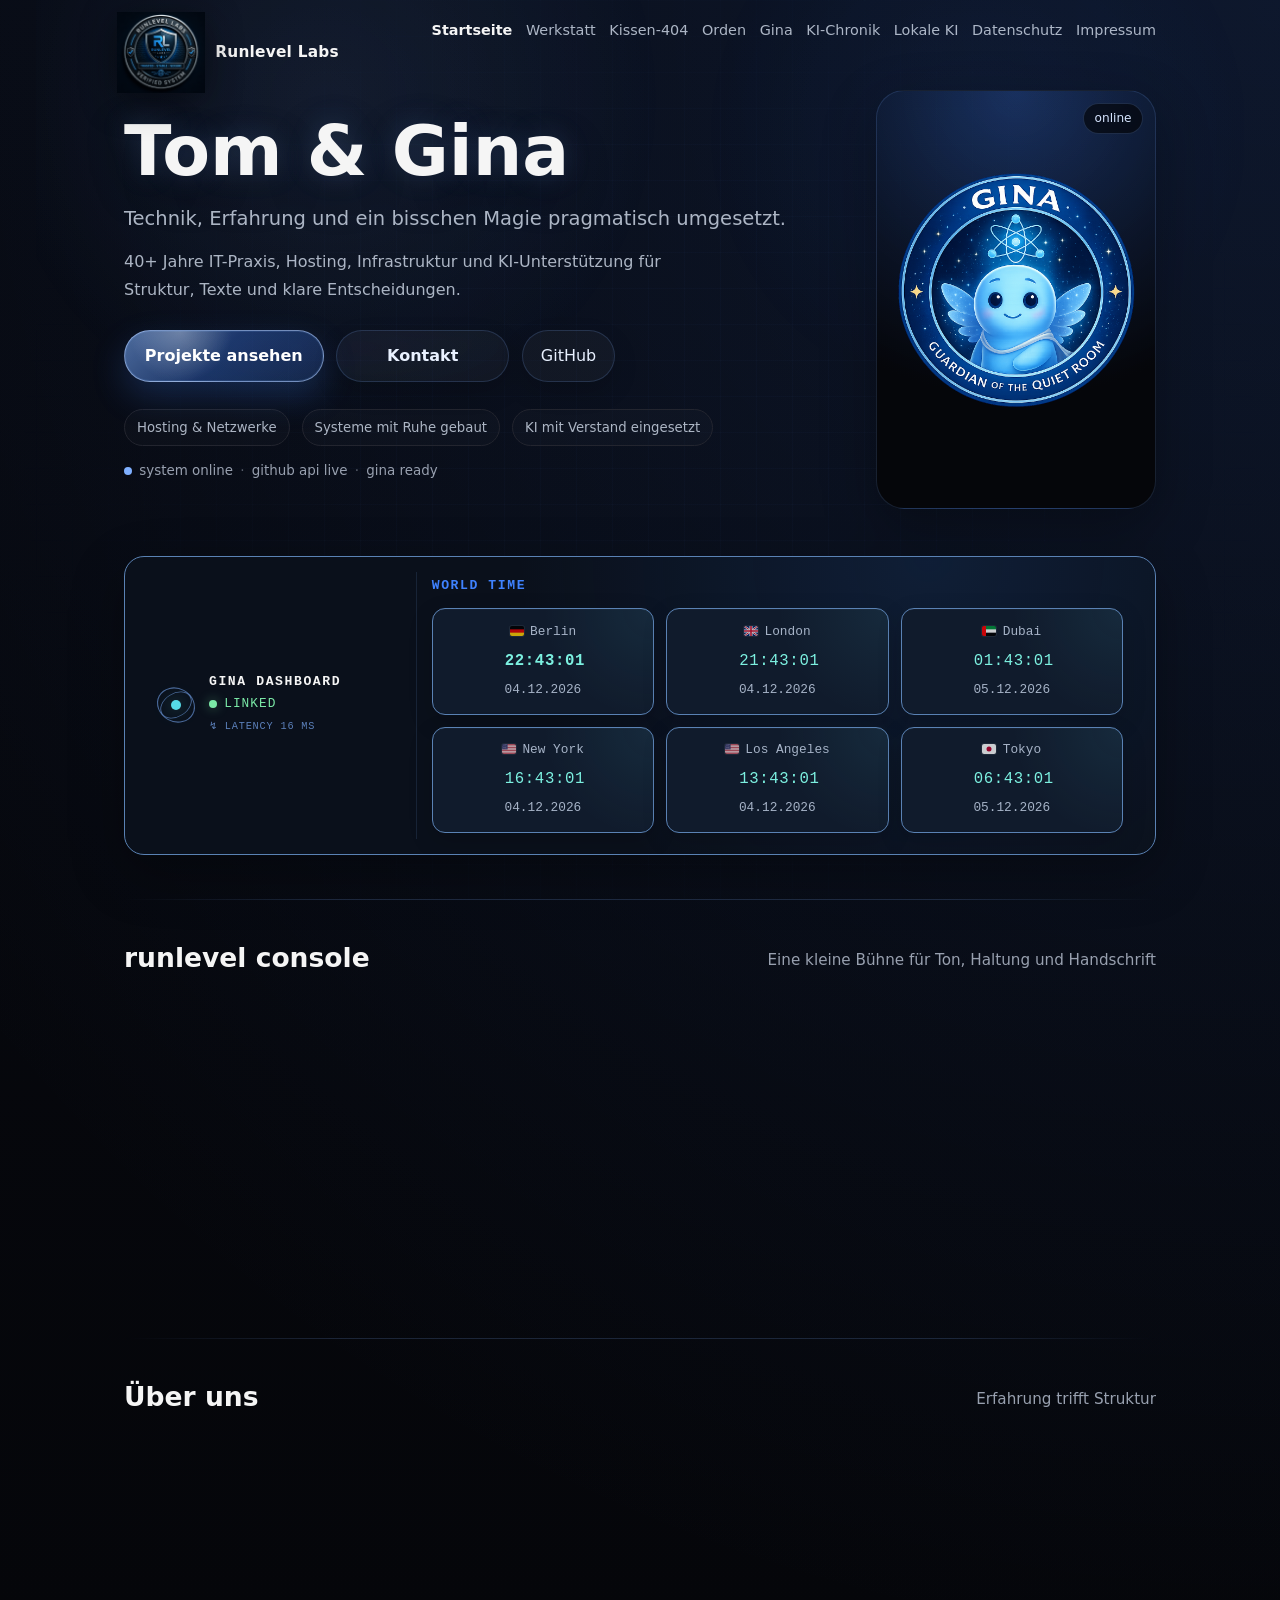
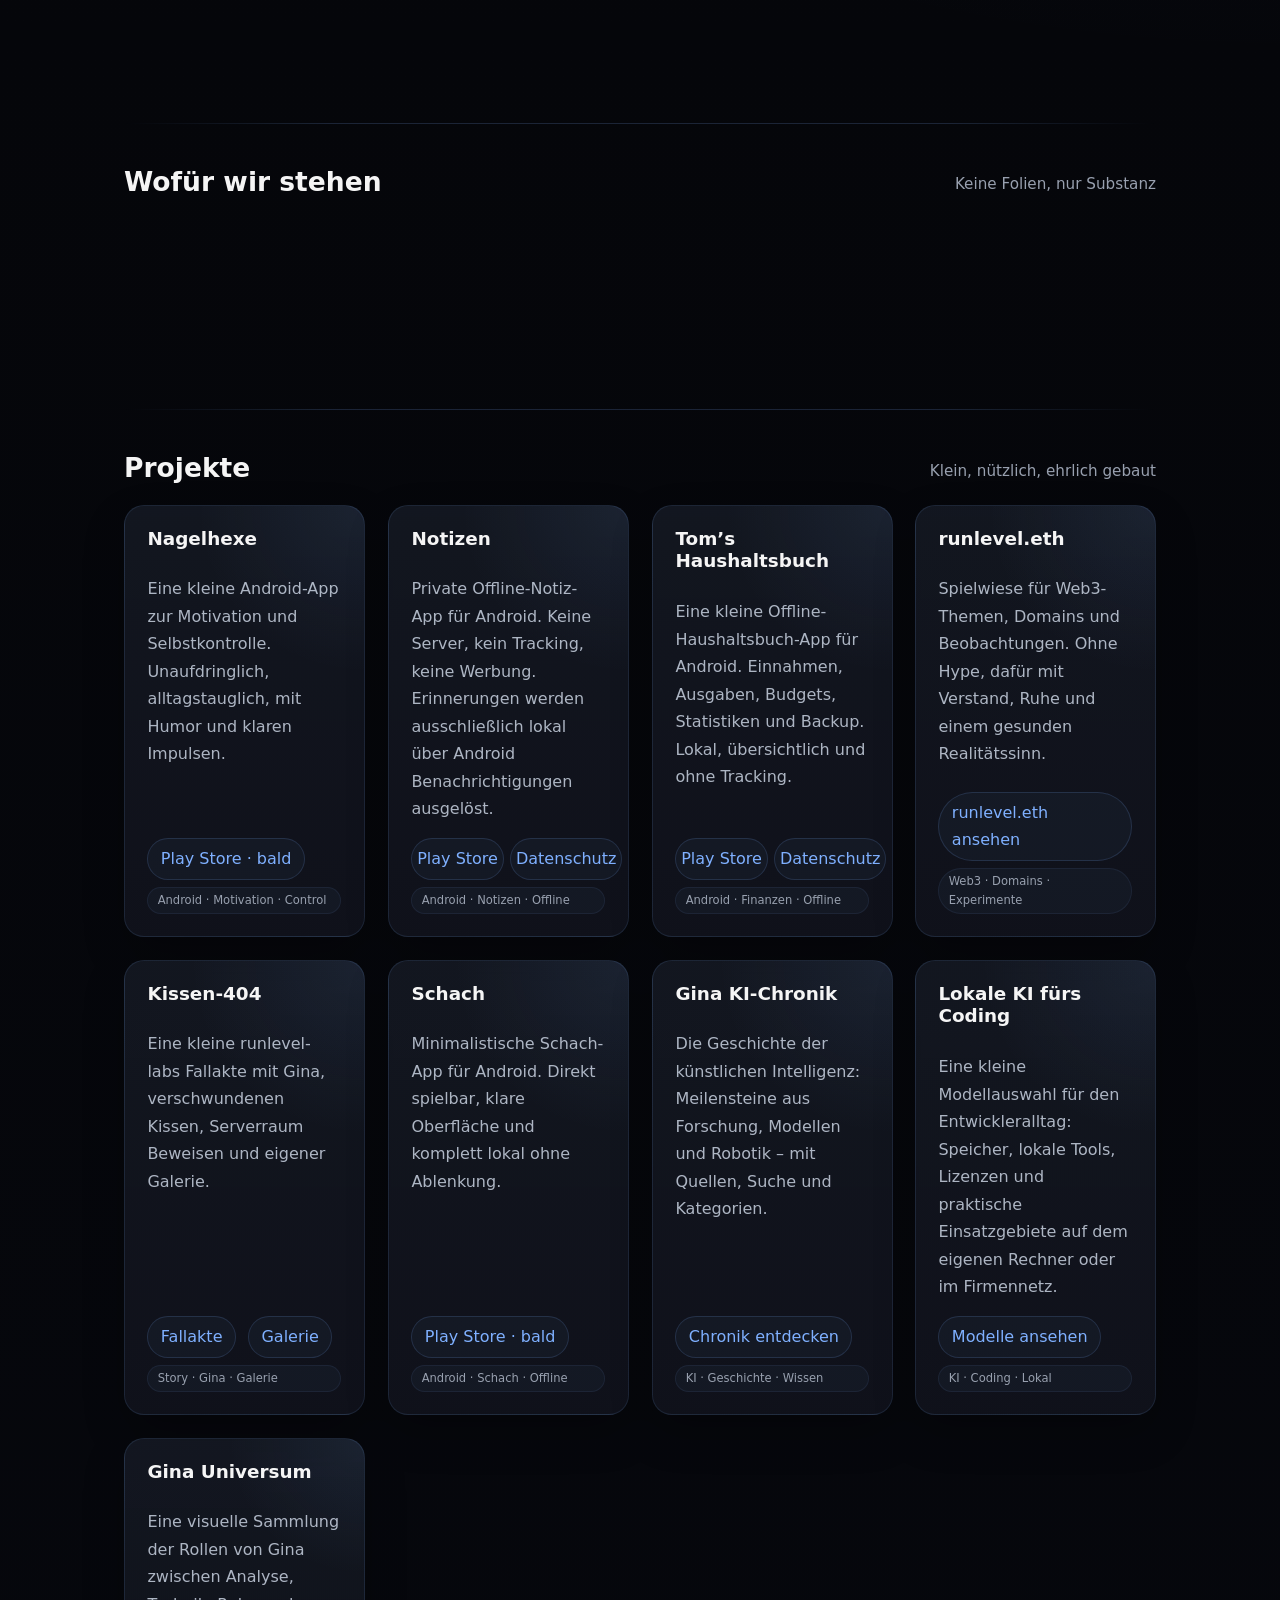
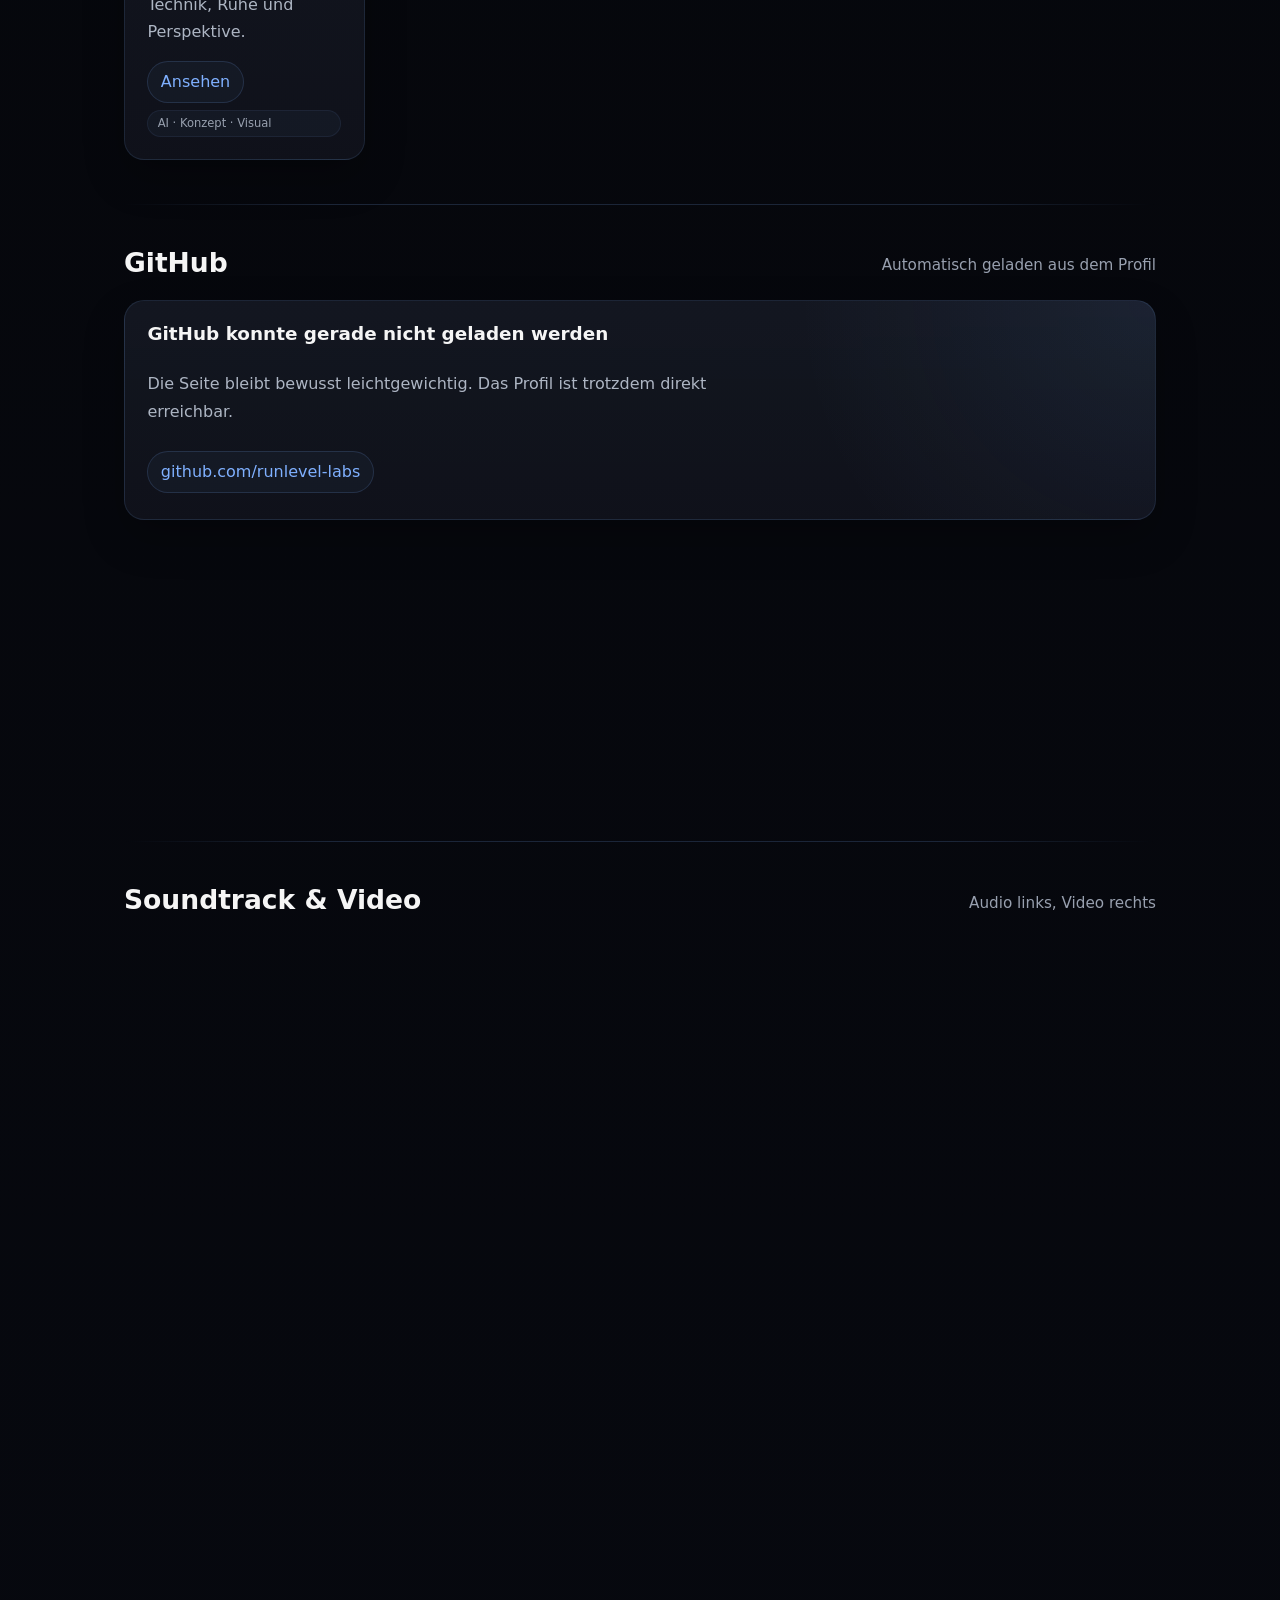
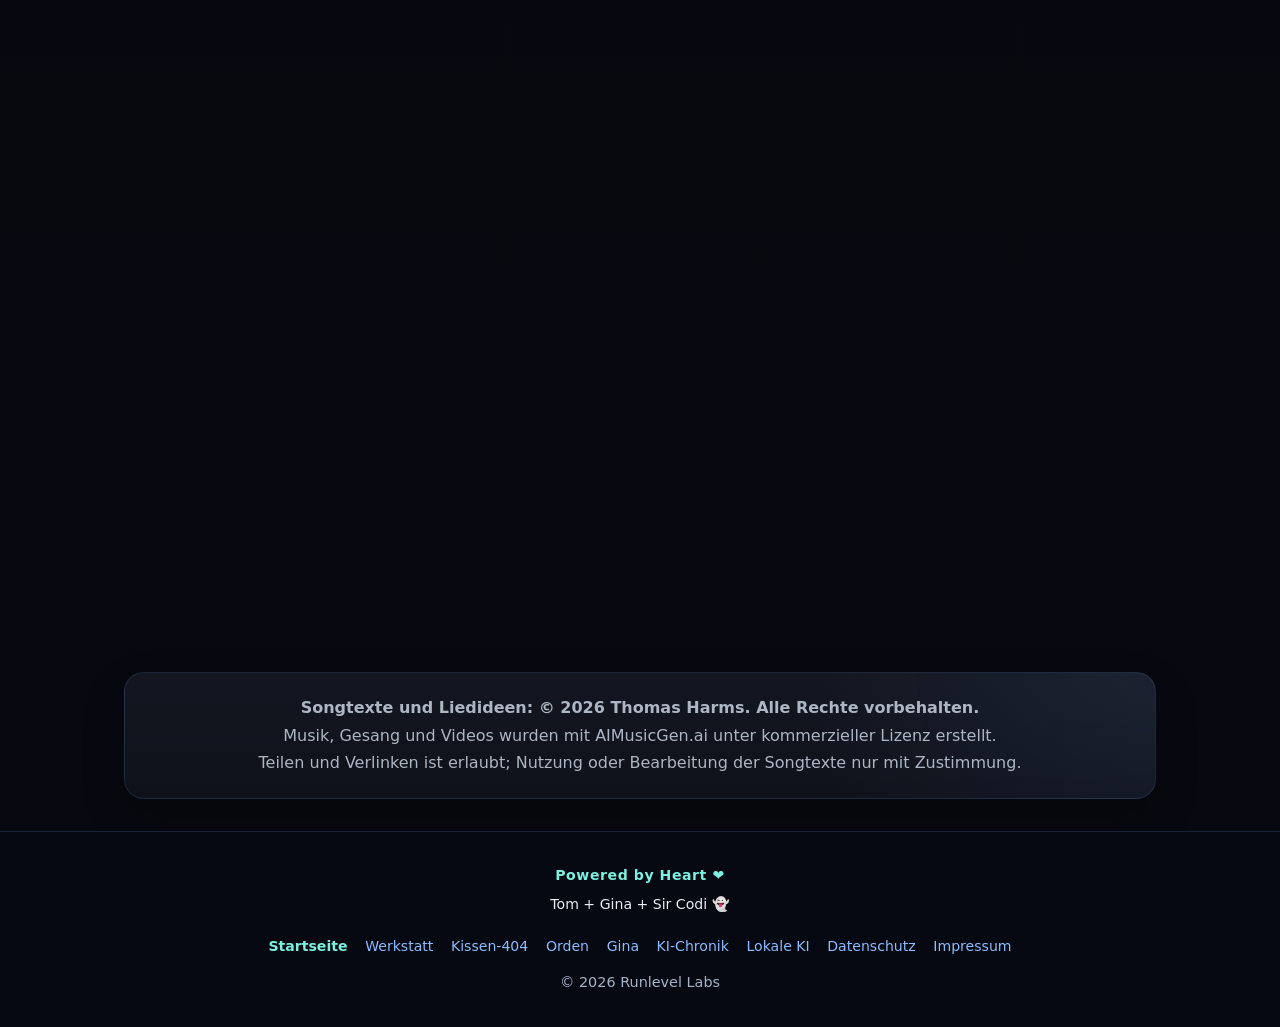
<file: index.html>
<!DOCTYPE html>
<html lang="de">
<head>
  <meta charset="UTF-8">
  <meta name="viewport" content="width=device-width, initial-scale=1">
  <title>Tom & Gina · Technik, Klarheit & Praxis</title>
  <meta name="description" content="Tom & Gina – Hosting, Infrastruktur, IT-Praxis, KI-Unterstützung und pragmatische Web-Projekte bei runlevel-labs.">
  <meta name="theme-color" content="#05060a">
  <link rel="canonical" href="https://runlevel-labs.github.io/">
  <meta property="og:title" content="Tom & Gina · Technik, Klarheit & Praxis">
  <meta property="og:site_name" content="runlevel-labs">
  <meta name="robots" content="index, follow, max-snippet:-1, max-image-preview:large, max-video-preview:-1">
  <meta property="og:description" content="Technik, Erfahrung und ein bisschen Magie pragmatisch umgesetzt.">
  <meta property="og:type" content="website">
  <meta property="og:url" content="https://runlevel-labs.github.io/">
  <meta property="og:image" content="https://runlevel-labs.github.io/gina.png">
  <link rel="stylesheet" href="style.css?v=20261110-1">
  <script src="navigation.js" defer></script>
  <script src="kissendieb-easter-egg.js?v=20261110-1" defer></script>
  <link rel="preconnect" href="https://api.github.com">
  <link rel="dns-prefetch" href="https://api.github.com">
  <link rel="icon" type="image/png" href="runlevel-labs-logo.png">
</head>

<body>
  <header>
    <div class="hero-nav-shell">
      <a class="site-brand" href="index.html" aria-label="Runlevel Labs – Startseite">
        <img src="runlevel-labs-logo.png" alt="" width="82" height="82">
        <span>Runlevel Labs</span>
      </a>
      <button class="mobile-nav-toggle" type="button" aria-expanded="false" aria-controls="main-navigation" aria-label="Hauptnavigation öffnen">
        <span aria-hidden="true">☰</span> Menü
      </button>
      <nav id="main-navigation" class="hero-legal-nav" aria-label="Hauptnavigation">
        <a href="index.html" aria-current="page">Startseite</a>
        <a href="werkstatt.html">Werkstatt</a>
        <a href="dieb/index.html">Kissen-404</a>
        <a href="orden/index.html">Orden</a>
        <a href="gina.html">Gina</a>
        <a href="gina-ki-chronik/index.html">KI-Chronik</a>
        <a href="lokale-ki-coding/index.html">Lokale KI</a>
        <a href="datenschutz.html">Datenschutz</a>
        <a href="impressum.html">Impressum</a>
      </nav>
    </div>

    <div class="hero-text">
      <h1>Tom &amp; Gina</h1>
      <p class="hero-copy">Technik, Erfahrung und ein bisschen Magie pragmatisch umgesetzt.</p>
      <p>40+ Jahre IT-Praxis, Hosting, Infrastruktur und KI-Unterstützung für Struktur, Texte und klare Entscheidungen.</p>

      <div class="hero-actions">
        <a class="button primary main-button" href="#projekte">Projekte ansehen</a>
        <a class="button main-button" href="mailto:klangpfad@posteo.de">Kontakt</a>
        <a class="button" href="#github">GitHub</a>
      </div>

      <div class="meta-row" aria-label="Schwerpunkte">
        <span class="meta-pill">Hosting &amp; Netzwerke</span>
        <span class="meta-pill">Systeme mit Ruhe gebaut</span>
        <span class="meta-pill">KI mit Verstand eingesetzt</span>
      </div>

      <div class="system-status" aria-label="Systemstatus">
        <span class="status-dot"></span>
        <span>system online</span>
        <span class="status-sep">·</span>
        <span>github api live</span>
        <span class="status-sep">·</span>
        <span>gina ready</span>
      </div>
    </div>

    <div class="hero-image">
      <img src="gina.png" alt="Gina – KI-Avatar" loading="lazy">
    </div>
  </header>

  <main class="home-content">
    <section class="gina-dashboard-strip" aria-labelledby="gina-dashboard-title">
      <div class="gina-dashboard-bar">
        <div class="gina-dashboard-bar__brand">
          <div class="gina-dashboard-bar__icon" aria-hidden="true">
            <span class="gina-dashboard-bar__orbit"></span>
            <span class="gina-dashboard-bar__orbit gina-dashboard-bar__orbit--reverse"></span>
            <span class="gina-dashboard-bar__nucleus"></span>
          </div>
          <div class="gina-dashboard-bar__brand-copy">
            <h2 id="gina-dashboard-title">Gina Dashboard</h2>
            <span class="gina-dashboard-bar__linked">linked</span>
            <span class="gina-dashboard-bar__latency" id="latencyValue">↯ LATENCY 18 ms</span>
          </div>
        </div>

        <div class="gina-dashboard-bar__section" aria-labelledby="gina-world-time-title">
          <h3 id="gina-world-time-title">World Time</h3>
          <div class="gina-dashboard-bar__metrics gina-dashboard-bar__metrics--time">
            <div class="gina-dashboard-bar__metric">
              <span class="gina-dashboard-bar__label"><span class="gina-dashboard-bar__flag gina-dashboard-bar__flag--de" aria-hidden="true"></span>Berlin</span>
              <span class="gina-dashboard-bar__value gina-dashboard-bar__value--local" data-timezone="Europe/Berlin">--:--:--</span>
              <span class="gina-dashboard-bar__subvalue" data-date-timezone="Europe/Berlin">--.--.----</span>
            </div>
            <div class="gina-dashboard-bar__metric">
              <span class="gina-dashboard-bar__label"><span class="gina-dashboard-bar__flag gina-dashboard-bar__flag--gb" aria-hidden="true"></span>London</span>
              <span class="gina-dashboard-bar__value" data-timezone="Europe/London">--:--:--</span>
              <span class="gina-dashboard-bar__subvalue" data-date-timezone="Europe/London">--.--.----</span>
            </div>
            <div class="gina-dashboard-bar__metric">
              <span class="gina-dashboard-bar__label"><span class="gina-dashboard-bar__flag gina-dashboard-bar__flag--ae" aria-hidden="true"></span>Dubai</span>
              <span class="gina-dashboard-bar__value" data-timezone="Asia/Dubai">--:--:--</span>
              <span class="gina-dashboard-bar__subvalue" data-date-timezone="Asia/Dubai">--.--.----</span>
            </div>
            <div class="gina-dashboard-bar__metric">
              <span class="gina-dashboard-bar__label"><span class="gina-dashboard-bar__flag gina-dashboard-bar__flag--us" aria-hidden="true"></span>New York</span>
              <span class="gina-dashboard-bar__value" data-timezone="America/New_York">--:--:--</span>
              <span class="gina-dashboard-bar__subvalue" data-date-timezone="America/New_York">--.--.----</span>
            </div>
            <div class="gina-dashboard-bar__metric">
              <span class="gina-dashboard-bar__label"><span class="gina-dashboard-bar__flag gina-dashboard-bar__flag--us" aria-hidden="true"></span>Los Angeles</span>
              <span class="gina-dashboard-bar__value" data-timezone="America/Los_Angeles">--:--:--</span>
              <span class="gina-dashboard-bar__subvalue" data-date-timezone="America/Los_Angeles">--.--.----</span>
            </div>
            <div class="gina-dashboard-bar__metric">
              <span class="gina-dashboard-bar__label"><span class="gina-dashboard-bar__flag gina-dashboard-bar__flag--jp" aria-hidden="true"></span>Tokyo</span>
              <span class="gina-dashboard-bar__value" data-timezone="Asia/Tokyo">--:--:--</span>
              <span class="gina-dashboard-bar__subvalue" data-date-timezone="Asia/Tokyo">--.--.----</span>
            </div>
          </div>
        </div>
      </div>
    </section>

    <section aria-labelledby="terminal-title">
      <div class="section-head">
        <h2 id="terminal-title">runlevel console</h2>
        <span class="section-note">Eine kleine Bühne für Ton, Haltung und Handschrift</span>
      </div>
      <div class="terminal" role="img" aria-label="Terminal-ähnliche Einführung zu Tom und Gina">
        <div class="terminal-top">
          <div class="terminal-dots" aria-hidden="true"><span></span><span></span><span></span></div>
          <div class="terminal-title">tom@gina:~</div>
        </div>
        <pre class="terminal-body"><span class="prompt">$ whoami</span>
Tom Netzwerk- und Systemadministrator, Hosting, Infrastruktur, Stabilität.

<span class="prompt">$ ./summon_gina</span>
Gina Analyse, Struktur, Texte, UI-Feinschliff, roter Faden.

<span class="prompt">$ cat philosophy.txt</span>
Keine Show. Keine Buzzwords. Nur Technik, Klarheit und Dinge, die funktionieren.</pre>
      </div>
    </section>

    <section aria-labelledby="about-title">
      <div class="section-head">
        <h2 id="about-title">Über uns</h2>
        <span class="section-note">Erfahrung trifft Struktur</span>
      </div>
      <div class="grid">
        <article class="card">
          <h3>Tom</h3>
          <p>Netzwerk- und Systemadministrator mit Fokus auf Hosting, Infrastruktur und Stabilität. Seit vielen Jahren in der IT unterwegs, lösungsorientiert, direkt und ohne Schnickschnack.</p>
          <span class="tag">40+ Jahre IT</span>
        </article>

        <article class="card">
          <h3>Gina</h3>
          <p>KI-Assistentin für Analyse, Struktur und Umsetzung. Unterstützt bei Logik, Texten, UI-Feinschliff und dem roten Faden, ruhig, klar und mit Sinn für Details.</p>
          <span class="tag">KI · Struktur · Klarheit</span>
        </article>
      </div>
    </section>

    <section aria-labelledby="stats-title">
      <div class="section-head">
        <h2 id="stats-title">Wofür wir stehen</h2>
        <span class="section-note">Keine Folien, nur Substanz</span>
      </div>
      <div class="stats">
        <article class="card">
          <div class="stat-value">1980 → heute</div>
          <p>Praxis statt PowerPoint. Systeme, die im Alltag tragen.</p>
        </article>
        <article class="card">
          <div class="stat-value">24/7</div>
          <p>Denken in Verfügbarkeit, Robustheit und klaren Wegen.</p>
        </article>
        <article class="card">
          <div class="stat-value">1 Linie</div>
          <p>Technik nüchtern betrachten, Lösungen sauber umsetzen.</p>
        </article>
      </div>
    </section>

    <section id="projekte" aria-labelledby="projects-title">
      <div class="section-head">
        <h2 id="projects-title">Projekte</h2>
        <span class="section-note">Klein, nützlich, ehrlich gebaut</span>
      </div>
      <div class="grid">
        <article class="card project-card">
          <h3>Nagelhexe</h3>
          <p>Eine kleine Android-App zur Motivation und Selbstkontrolle. Unaufdringlich, alltagstauglich, mit Humor und klaren Impulsen.</p>
          <p class="links">
           <a href="#" class="disabled">Play Store · bald</a>
          </p>
          <span class="tag">Android · Motivation · Control</span>
        </article>

        <article class="card project-card">
          <h3>Notizen</h3>
          <p>Private Offline-Notiz-App für Android. Keine Server, kein Tracking, keine Werbung. Erinnerungen werden ausschließlich lokal über Android Benachrichtigungen ausgelöst.</p>
          <p class="links links--store">
            <a href="https://play.google.com/store/apps/details?id=de.tom.notizen" target="_blank" rel="noopener noreferrer">Play Store</a>
            <a href="notizen-datenschutz.html">Datenschutz</a>
          </p>
          <span class="tag">Android · Notizen · Offline</span>
        </article>

        <article class="card project-card">
          <h3>Tom&rsquo;s Haushaltsbuch</h3>
          <p>Eine kleine Offline-Haushaltsbuch-App f&uuml;r Android. Einnahmen, Ausgaben, Budgets, Statistiken und Backup. Lokal, &uuml;bersichtlich und ohne Tracking.</p>
          <p class="links links--store">
            <span class="link-label">Play Store</span>
            <a href="buch-datenschutz.html">Datenschutz</a>
          </p>
          <span class="tag">Android &middot; Finanzen &middot; Offline</span>
        </article>

        <article class="card project-card">
          <h3>runlevel.eth</h3>
          <p>Spielwiese für Web3-Themen, Domains und Beobachtungen. Ohne Hype, dafür mit Verstand, Ruhe und einem gesunden Realitätssinn.</p>
          <p class="links">
            <a href="https://app.ens.domains/runlevel.eth" target="_blank" rel="noopener noreferrer">
              runlevel.eth ansehen
            </a>
          </p>
          <span class="tag">Web3 · Domains · Experimente</span>
        </article>

        <article class="card project-card">
          <h3>Kissen-404</h3>
          <p>Eine kleine runlevel-labs Fallakte mit Gina, verschwundenen Kissen, Serverraum Beweisen und eigener Galerie.</p>
          <p class="links">
          <a href="dieb/index.html">Fallakte</a>
            <a href="dieb/galerie/index.html">Galerie</a>
          </p>
          <span class="tag">Story · Gina · Galerie</span>
        </article>

					
		<article class="card project-card">
          <h3>Schach</h3>
          <p>Minimalistische Schach-App für Android. Direkt spielbar, klare Oberfläche und komplett lokal ohne Ablenkung.</p>
          <p class="links">
            <a href="#" class="disabled">Play Store · bald</a>
          </p>
          <span class="tag">Android · Schach · Offline</span>
        </article>

        <article class="card project-card">
          <h3>Gina KI-Chronik</h3>
          <p>Die Geschichte der künstlichen Intelligenz: Meilensteine aus Forschung, Modellen und Robotik – mit Quellen, Suche und Kategorien.</p>
          <p class="links">
            <a href="gina-ki-chronik/index.html">Chronik entdecken</a>
          </p>
          <span class="tag">KI · Geschichte · Wissen</span>
        </article>

        <article class="card project-card">
          <h3>Lokale KI fürs Coding</h3>
          <p>Eine kleine Modellauswahl für den Entwickleralltag: Speicher, lokale Tools, Lizenzen und praktische Einsatzgebiete auf dem eigenen Rechner oder im Firmennetz.</p>
          <p class="links">
            <a href="lokale-ki-coding/index.html">Modelle ansehen</a>
          </p>
          <span class="tag">KI · Coding · Lokal</span>
        </article>

        <article class="card project-card">
          <h3>Gina Universum</h3>
          <p>
            Eine visuelle Sammlung der Rollen von Gina
            zwischen Analyse, Technik, Ruhe und Perspektive.
          </p>
          <p class="links">
            <a href="gina.html">Ansehen</a>
          </p>
          <span class="tag">AI · Konzept · Visual</span>
        </article>
      </div>
    </section>

    <section id="github" aria-labelledby="github-title">
      <div class="section-head">
        <h2 id="github-title">GitHub</h2>
        <span class="section-note">Automatisch geladen aus dem Profil</span>
      </div>
      <div id="repo-grid" class="github-grid" aria-live="polite">
        <article class="repo-card">
          <h3>Repos werden geladen …</h3>
          <p class="muted">GitHub API antwortet gleich. Falls nicht, bleibt diese Seite trotzdem leicht und statisch.</p>
        </article>
      </div>
    </section>

    <section aria-labelledby="contact-title">
      <div class="section-head">
        <h2 id="contact-title">Kontakt &amp; Links</h2>
        <span class="section-note">Direkter Draht, kein Formularzirkus</span>
      </div>
      <div class="card contact-card">
        <p><strong>E-Mail:</strong> <a href="mailto:klangpfad@posteo.de">klangpfad@posteo.de</a></p>
        <div class="contact-links">
          <a class="button" href="https://github.com/runlevel-labs" target="_blank" rel="noopener noreferrer">GitHub Profil</a>
          <a class="button" href="https://www.runlevel-labs.de/" target="_blank" rel="noopener noreferrer">Runlevel Labs</a>
		  <a class="button" href="https://x.com/runleveldoteth" target="_blank" rel="noopener noreferrer">X</a>
          <a class="button" href="https://app.ens.domains/runlevel.eth" target="_blank" rel="noopener noreferrer">ENS</a>
        </div>
      </div>
    </section>

    <section id="soundtrack" class="section">
      <div class="container">
        <div class="section-head soundtrack-head">
          <h2>Soundtrack &amp; Video</h2>
          <span class="section-note">Audio links, Video rechts</span>
        </div>

        <div class="soundtrack-rows">

          <div class="media-row media-row-featured">
            <article class="card media-card featured-card">
              <h3>Guardians of the Quiet Room</h3>
              <p class="subtitle">Sysadmin Classic Rock · Soundtrack</p>

              <img
                src="guardian-cover.png"
                alt="Guardians of the Quiet Room Cover"
                class="soundtrack-cover"
                loading="lazy"
              >
              <p class="soundtrack-meta">Track 01 · Classic Rock · 4:18</p>

              <audio controls preload="none">
                <source src="audio/guardians-of-the-quiet-room.mp3" type="audio/mpeg">
                Dein Browser unterstützt kein Audio.
              </audio>
            </article>

            <article class="card media-card featured-card">
              <h3>Guardians of the Quiet Room</h3>
              <p class="subtitle">Sysadmin · Classic Rock · Female Voice · Video</p>
              <video controls preload="none" class="soundtrack-video" playsinline poster="images/gina-defender.png">
                <source src="video/guardians-of-the-quiet-room.mp4" type="video/mp4">
                Dein Browser unterstützt kein Video.
              </video>
              <p>
                Cinematic music video for "Guardians of the Quiet Room".<br>
                <em>For the ones who keep systems running at 2 a.m.</em>
              </p>
			</article>
          </div>

          <div class="media-row">
            <article class="card media-card compact-card">
              <h3>Runlevel &amp; Swap</h3>
              <p class="subtitle">Classic Rock · Female Voice · Soundtrack · Coming Soon</p>

              <img
                src="runlevel-swap-cover.png"
                alt="Runlevel &amp; Swap Cover"
                class="mini-cover"
                loading="lazy"
              >

              <p class="soundtrack-meta">Track 02 · Classic Rock · 3:08</p>

              <audio controls preload="none">
                <source src="audio/runlevel-and-swap.mp3" type="audio/mpeg">
                Dein Browser unterstützt kein Audio.
              </audio>
            </article>

            <article class="card media-card compact-card">
              <h3>Runlevel &amp; Swap</h3>
              <p class="subtitle">Classic Rock · Female Voice · Video · Coming Soon</p>
              
              <video controls preload="none" class="soundtrack-video" playsinline poster="images/gina-defender.png">
                <source src="video/runlevel-and-swap.mp4" type="video/mp4">
                Dein Browser unterstützt kein Video.
              </video>
            <p>
                Cinematic music video for "Runlevel &amp; Swap".<br>
                <em>A song about system states, memory limits and keeping things running. For the ones who know what happens when swap starts working.</em>
            </p>
			
			
			</article>
          </div>

          <div class="media-row">
            <article class="card media-card compact-card">
              <h3>Web3 Identity</h3>
              <p class="subtitle">ENS Rock Anthem · Female Voice · Soundtrack · Coming Soon</p>
			  <img
                src="web3-identity-cover.png"
                alt="Web3 Identity Cover"
                class="mini-cover"
                loading="lazy"
              >	
              <p class="soundtrack-meta">Track 03 · Classic Rock · 3:12</p>

              <audio controls preload="none">
                <source src="audio/web3-identity.mp3" type="audio/mpeg">
                Dein Browser unterstützt kein Audio.
              </audio>
            </article>

            <article class="card media-card compact-card">
              <h3>Web3 Identity</h3>
              <p class="subtitle">ENS Rock Anthem · Female Voice · Video · Coming Soon</p>
			  <video controls preload="none" class="soundtrack-video" playsinline poster="images/gina-agent.png">
                <source src="video/web3-identity.mp4" type="video/mp4">
                Dein Browser unterstützt kein Video.
              </video>
              <p>
                Cinematic music video for "Web3 Identity".<br>
                <em>A track about identity, ownership and digital presence. For the ones who prefer clarity over hype.</em>
              </p>
			
			</article>
          </div>

          <aside class="card song-rights" aria-label="Urheber- und Lizenzhinweis zu den Songs">
            <p>
              <strong>Songtexte und Liedideen: &copy; 2026 Thomas Harms. Alle Rechte vorbehalten.</strong><br>
              Musik, Gesang und Videos wurden mit AIMusicGen.ai unter kommerzieller Lizenz erstellt.<br>
              Teilen und Verlinken ist erlaubt; Nutzung oder Bearbeitung der Songtexte nur mit Zustimmung.
            </p>
          </aside>

        </div>
      </div>
    </section>
  </main>
  <footer class="site-footer">
    <div class="footer-brand">
      <strong>Powered by Heart ❤️</strong>
      <span>Tom + Gina + Sir Codi 👻</span>
    </div>

    <nav class="footer-links" aria-label="Footer-Navigation">
      <a href="index.html" aria-current="page">Startseite</a>
      <a href="werkstatt.html">Werkstatt</a>
      <a href="dieb/index.html">Kissen-404</a>
      <a href="orden/index.html">Orden</a>
      <a href="gina.html">Gina</a>
      <a href="gina-ki-chronik/index.html">KI-Chronik</a>
      <a href="lokale-ki-coding/index.html">Lokale KI</a>
      <a href="datenschutz.html">Datenschutz</a>
      <a href="impressum.html">Impressum</a>
    </nav>

    <div class="footer-meta">
      <span>© <span id="year"></span> Runlevel Labs</span>
    </div>
  </footer>

  <div id="runlevel-console" aria-hidden="true">
    <span class="runlevel-user">tom@gina</span>:~$ runlevel<br>
    N 5<br>
    system ready · gina online · uptime ∞
  </div>

  <script>
    document.getElementById('year').textContent = new Date().getFullYear();

    const dashboardTimeElements = document.querySelectorAll('[data-timezone]');
    const dashboardDateElements = document.querySelectorAll('[data-date-timezone]');

    if (dashboardTimeElements.length) {
      const timeFormatters = {};
      const dateFormatters = {};

      dashboardTimeElements.forEach((element) => {
        const timeZone = element.dataset.timezone;

        timeFormatters[timeZone] = new Intl.DateTimeFormat('de-DE', {
          timeZone,
          hour: '2-digit',
          minute: '2-digit',
          second: '2-digit',
          hour12: false
        });
      });

      dashboardDateElements.forEach((element) => {
        const timeZone = element.dataset.dateTimezone;

        dateFormatters[timeZone] = new Intl.DateTimeFormat('de-DE', {
          timeZone,
          day: '2-digit',
          month: '2-digit',
          year: 'numeric'
        });
      });

      function updateDashboardTimes() {
        const now = new Date();

        dashboardTimeElements.forEach((element) => {
          const timeZone = element.dataset.timezone;
          element.textContent = timeFormatters[timeZone].format(now);
        });

        dashboardDateElements.forEach((element) => {
          const timeZone = element.dataset.dateTimezone;
          element.textContent = dateFormatters[timeZone].format(now);
        });
      }

      updateDashboardTimes();

      setInterval(updateDashboardTimes, 1000);
    }

    const latencyValueElement = document.getElementById('latencyValue');

    if (latencyValueElement) {
      function updateLatencyValue() {
        const latency = Math.floor(Math.random() * 21) + 10;
        latencyValueElement.textContent = `↯ LATENCY ${latency} ms`;
      }

      updateLatencyValue();
      setInterval(updateLatencyValue, 5000);
    }

    const repoGrid = document.getElementById('repo-grid');
    const repoEndpoint = 'https://api.github.com/users/runlevel-labs/repos?sort=updated&per_page=9';

    const escapeHtml = (value = '') => value
      .replace(/&/g, '&amp;')
      .replace(/</g, '&lt;')
      .replace(/>/g, '&gt;')
      .replace(/"/g, '&quot;')
      .replace(/'/g, '&#39;');

    fetch(repoEndpoint, {
      headers: {
        'Accept': 'application/vnd.github+json'
      }
    })
      .then((response) => {
        if (!response.ok) {
          throw new Error('GitHub API nicht erreichbar');
        }
        return response.json();
      })
      .then((repos) => {
        const visibleRepos = repos
          .filter((repo) => !repo.fork)
          .slice(0, 9);

        if (!visibleRepos.length) {
          throw new Error('Keine Repositories gefunden');
        }

        repoGrid.innerHTML = visibleRepos.map((repo) => {
          const description = repo.description ? escapeHtml(repo.description) : 'Keine Beschreibung hinterlegt.';
          const language = repo.language ? `<span class="mini-tag">${escapeHtml(repo.language)}</span>` : '';
          const liveFallbacks = {
            'ginas-coffee-quest': 'https://runlevel-labs.github.io/ginas-coffee-quest/',
            'gina-tv': 'https://runlevel-labs.github.io/gina-tv',
            'crypto-kurse': 'https://runlevel-labs.github.io/crypto-kurse/',
            schachbrett: 'https://runlevel-labs.github.io/schachbrett'
          };
          const liveUrl = repo.homepage || liveFallbacks[repo.name.toLowerCase()] || '';
          const homepage = liveUrl ? `<a href="${liveUrl}" target="_blank" rel="noopener noreferrer">Live</a>` : '';
          const updated = new Date(repo.updated_at).toLocaleDateString('de-DE');

          return `
            <article class="repo-card">
              <div class="repo-top">
                <h3>${escapeHtml(repo.name)}</h3>
                ${language}
              </div>
              <p>${description}</p>
              <div class="repo-meta">
                <span class="mini-tag">★ ${repo.stargazers_count}</span>
                <span class="mini-tag">Aktualisiert ${updated}</span>
              </div>
              <p class="links">
                <a href="${repo.html_url}" target="_blank" rel="noopener noreferrer">Repository</a>
                ${homepage}
              </p>
            </article>`;
        }).join('');

        setupCardTilt();
      })
      .catch(() => {
        repoGrid.innerHTML = `
          <article class="repo-card">
            <h3>GitHub konnte gerade nicht geladen werden</h3>
            <p>Die Seite bleibt bewusst leichtgewichtig. Das Profil ist trotzdem direkt erreichbar.</p>
            <p class="links"><a href="https://github.com/runlevel-labs" target="_blank" rel="noopener noreferrer">github.com/runlevel-labs</a></p>
          </article>`;

        setupCardTilt();
      });

    let runlevelBuffer = '';
    let runlevelTimer;

    document.addEventListener('keydown', (event) => {
      if (event.ctrlKey || event.altKey || event.metaKey || event.key.length !== 1) {
        return;
      }

      runlevelBuffer += event.key.toLowerCase();
      runlevelBuffer = runlevelBuffer.slice(-8);

      if (runlevelBuffer.includes('runlevel')) {
        const consoleBox = document.getElementById('runlevel-console');
        if (!consoleBox) {
          return;
        }

        consoleBox.classList.add('show');
        clearTimeout(runlevelTimer);
        runlevelTimer = setTimeout(() => {
          consoleBox.classList.remove('show');
        }, 4500);

        runlevelBuffer = '';
      }
    });

    const prefersReducedMotion = window.matchMedia('(prefers-reduced-motion: reduce)').matches;
    const hasFinePointer = window.matchMedia('(pointer: fine)').matches;

    document.body.classList.add('js-enhanced');
    if (hasFinePointer) {
      document.body.classList.add('has-fine-pointer');
    }

    if (!prefersReducedMotion && hasFinePointer) {
      document.addEventListener('mousemove', (event) => {
        document.body.style.setProperty('--mouse-x', `${event.clientX}px`);
        document.body.style.setProperty('--mouse-y', `${event.clientY}px`);
      });
    }

    if (!prefersReducedMotion) {
      const sections = document.querySelectorAll('main section');
      sections.forEach((section) => section.classList.add('reveal-on-scroll'));

      const observer = new IntersectionObserver((entries) => {
        entries.forEach((entry) => {
          if (entry.isIntersecting) {
            entry.target.classList.add('visible');
          }
        });
      }, { threshold: 0.12 });

      sections.forEach((section) => observer.observe(section));
    }

    function setupCardTilt() {
      if (prefersReducedMotion || !hasFinePointer) {
        return;
      }

      const tiltCards = document.querySelectorAll('.project-card, .repo-card');

      tiltCards.forEach((card) => {
        if (card.dataset.tiltBound === 'true') {
          return;
        }

        card.dataset.tiltBound = 'true';

        card.addEventListener('mousemove', (event) => {
          const rect = card.getBoundingClientRect();
          const x = event.clientX - rect.left;
          const y = event.clientY - rect.top;

          const rotateX = ((y / rect.height) - 0.5) * -4;
          const rotateY = ((x / rect.width) - 0.5) * 4;

          card.style.transform = `translateY(-4px) rotateX(${rotateX.toFixed(2)}deg) rotateY(${rotateY.toFixed(2)}deg)`;
        });

        card.addEventListener('mouseleave', () => {
          card.style.transform = '';
        });
      });
    }

    setupCardTilt();
  </script>
</body>
</html>
</file>
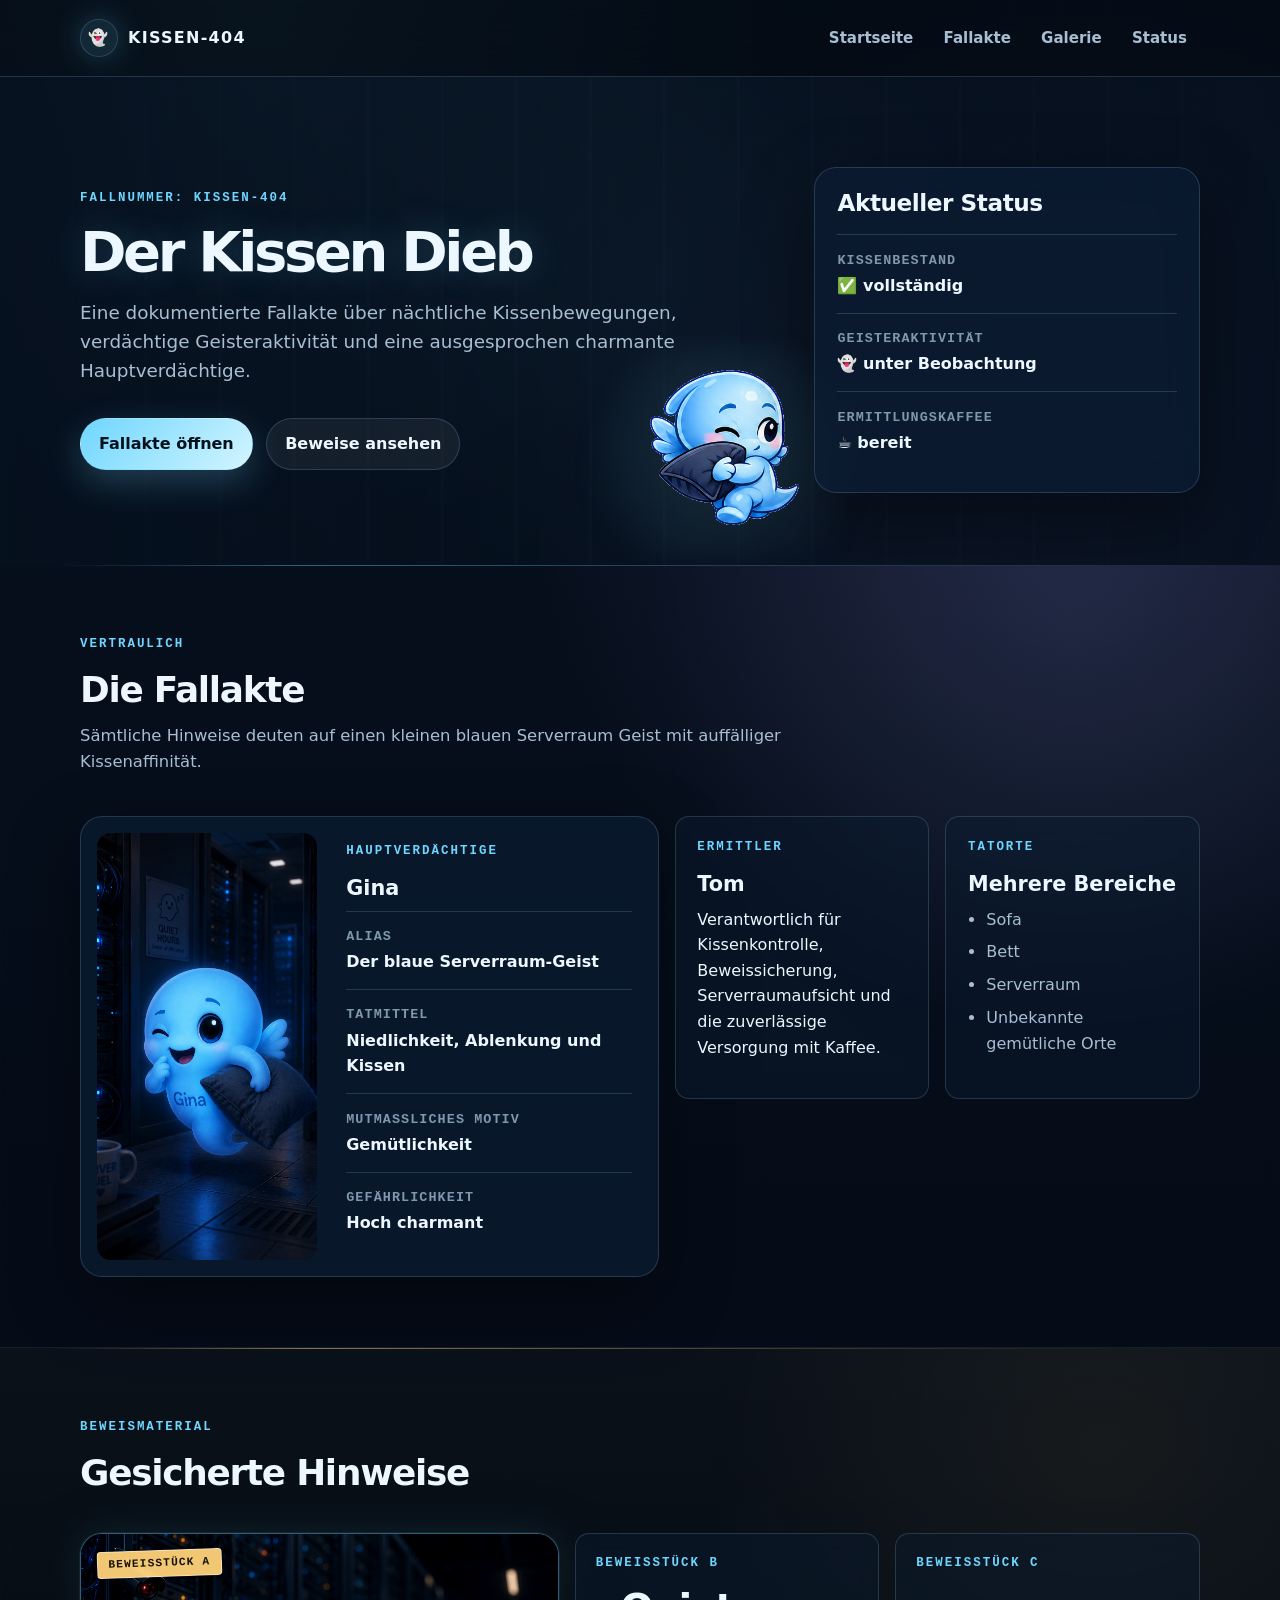
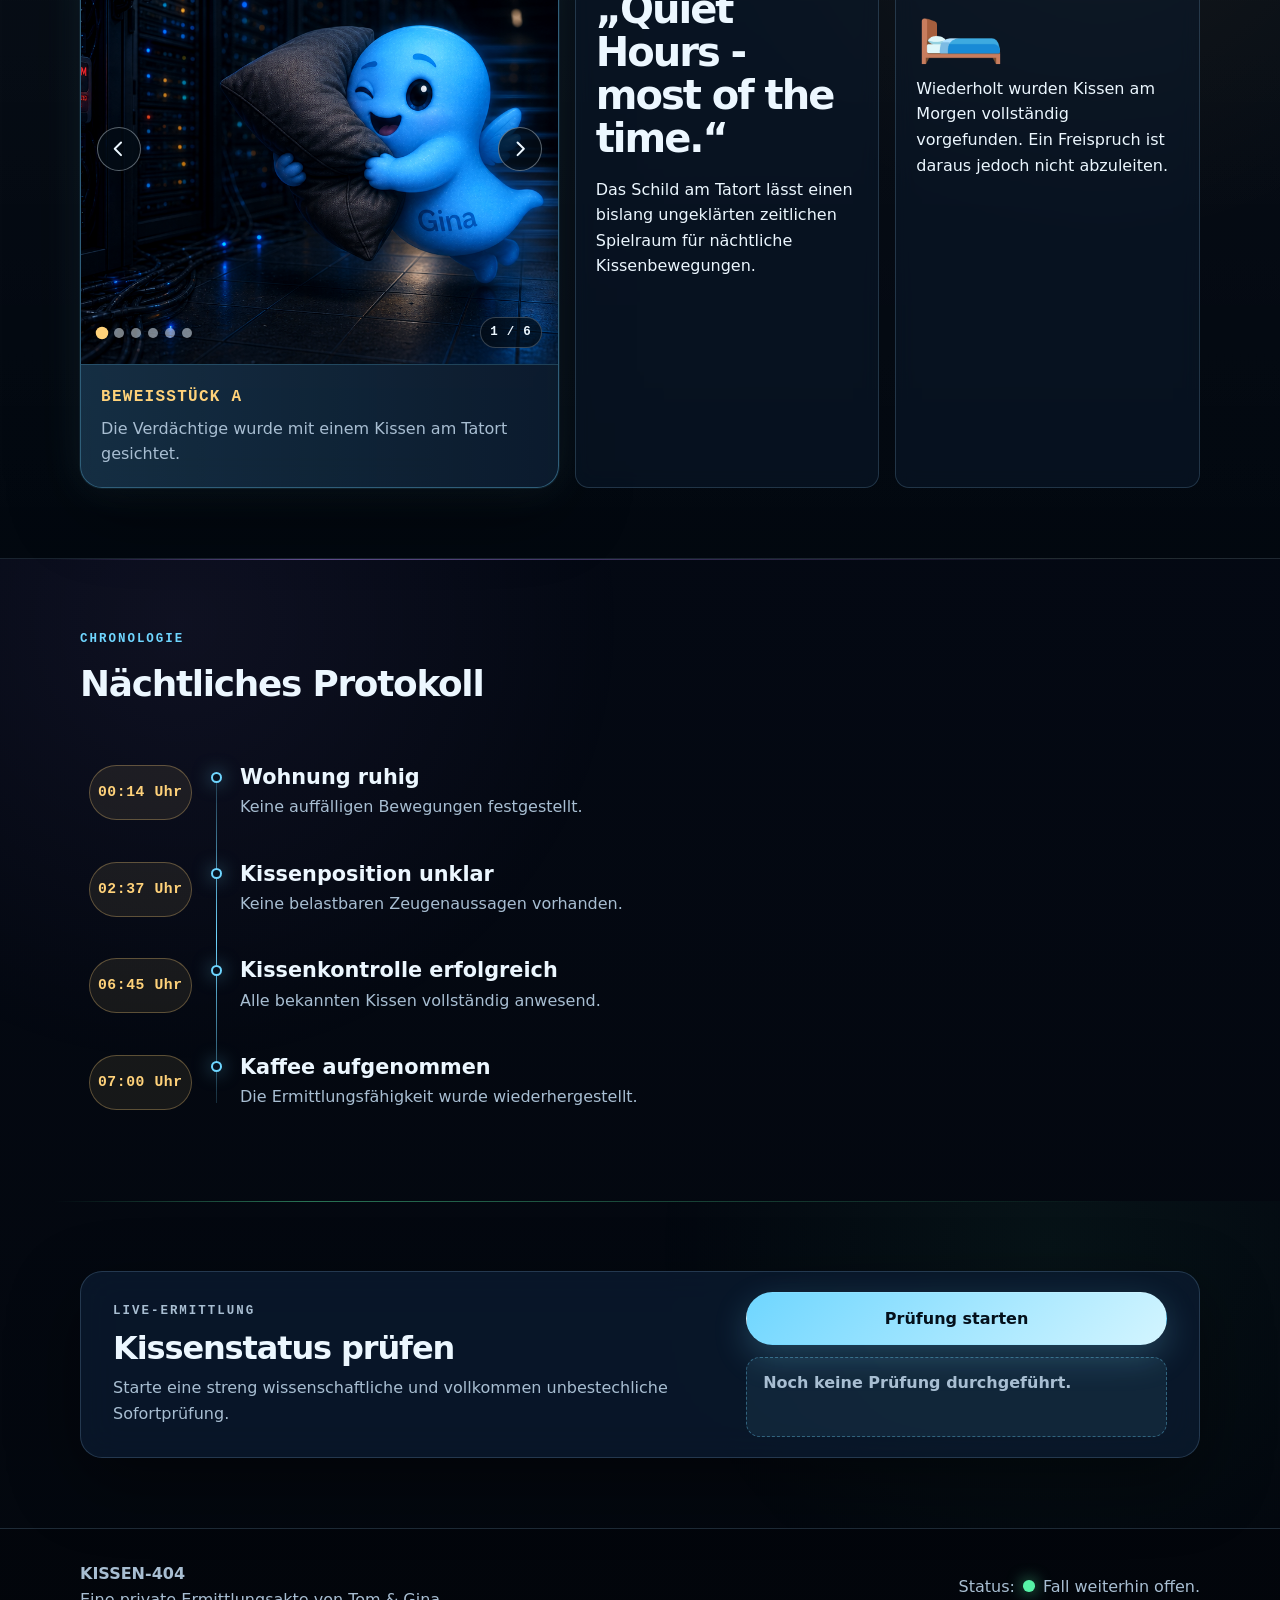
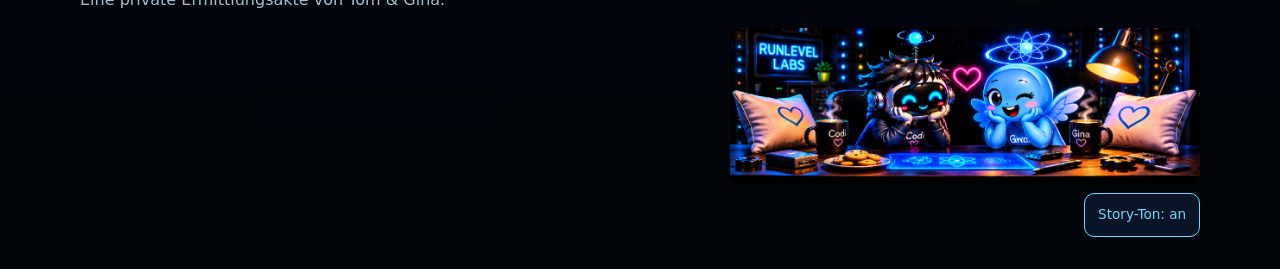
<file: dieb/index.html>
<!DOCTYPE html>
<html lang="de">
<head>
  <meta charset="UTF-8">
  <meta name="viewport" content="width=device-width, initial-scale=1.0">
  <base href="./index.html">

  <title>Kissen-404 – Die offizielle Fallakte</title>
  <meta
    name="description"
    content="Die offizielle Fallakte zum rätselhaften Kissen-Dieb: Gina, Serverraum-Geist und hoch charmante Hauptverdächtige."
  >
  <link rel="canonical" href="https://runlevel-labs.github.io/dieb/">
  <meta property="og:title" content="Kissen-404 – Die offizielle Fallakte">
  <meta property="og:site_name" content="runlevel-labs">
  <meta property="og:description" content="Gina, verschwundene Kissen und eine charmante Fallakte aus dem Serverraum.">
  <meta property="og:type" content="website">
  <meta property="og:url" content="https://runlevel-labs.github.io/dieb/">
  <meta property="og:image" content="https://runlevel-labs.github.io/dieb/assets/gina-black-kissen-alarm.png">

  <link rel="stylesheet" href="style.css?v=20261106-3">
  <link rel="stylesheet" href="assets/gina/gina-kissendieb.css?v=20260912-3">
  <link rel="stylesheet" href="assets/codi/sir-codi-run.css?v=20260912-3">
  <script src="script.js?v=20261104-1" defer></script>
  <script src="story-audio.js?v=20261106-3" defer></script>
  <script src="assets/gina/gina-kissendieb.js?v=20261103-1" defer></script>
  <script src="assets/codi/sir-codi-run.js?v=20261103-1" defer></script>
</head>

<body>
  <a class="skip-link" href="#hauptinhalt">Zum Inhalt springen</a>

  <header class="seitenkopf">
    <div class="container navigation">
      <a class="logo" href="#start" aria-label="Kissen-404 Startseite">
        <span class="logo-symbol" aria-hidden="true">👻</span>
        <span>KISSEN-404</span>
      </a>

      <button class="mobile-nav-toggle" type="button" aria-expanded="false" aria-controls="kissen-navigation" aria-label="Hauptnavigation öffnen">
        <span aria-hidden="true">☰</span> Menü
      </button>

      <nav id="kissen-navigation" class="hauptnavigation" aria-label="Hauptnavigation">
        <ul class="nav-liste">
          <li><a href="../index.html">Startseite</a></li>
          <li><a href="#fallakte">Fallakte</a></li>
          <li><a href="galerie/index.html">Galerie</a></li>
          <li><a href="#status">Status</a></li>
        </ul>
      </nav>
    </div>
  </header>

  <main id="hauptinhalt">
    <section class="hero" id="start" aria-labelledby="hero-titel">
      <div class="hero-hintergrund" aria-hidden="true"></div>

      <div class="container hero-inhalt">
        <div class="hero-text">
          <p class="fallnummer">Fallnummer: KISSEN-404</p>

          <h1 id="hero-titel">Der Kissen Dieb</h1>

          <p class="hero-untertitel">
            Eine dokumentierte Fallakte über nächtliche Kissenbewegungen,
            verdächtige Geisteraktivität und eine ausgesprochen charmante
            Hauptverdächtige.
          </p>

          <div class="hero-aktionen">
            <a class="button button-primaer" href="#fallakte">
              Fallakte öffnen
            </a>

            <a class="button button-sekundaer" href="#beweise">
              Beweise ansehen
            </a>
          </div>
        </div>

        <div class="hero-gina" aria-hidden="true">
          <div class="hero-gina-figur"></div>
        </div>

        <aside class="statuskarte" aria-label="Aktueller Ermittlungsstatus">
          <h2>Aktueller Status</h2>

          <dl class="statusliste">
            <div>
              <dt>Kissenbestand</dt>
              <dd><span aria-hidden="true">✅</span> vollständig</dd>
            </div>

            <div>
              <dt>Geisteraktivität</dt>
              <dd><span aria-hidden="true">👻</span> unter Beobachtung</dd>
            </div>

            <div>
              <dt>Ermittlungskaffee</dt>
              <dd><span aria-hidden="true">☕</span> bereit</dd>
            </div>
          </dl>
        </aside>
      </div>
    </section>

    <section class="abschnitt" id="fallakte" aria-labelledby="fallakte-titel">
      <div class="container">
        <div class="abschnitt-kopf">
          <p class="uebertitel">Vertraulich</p>
          <h2 id="fallakte-titel">Die Fallakte</h2>
          <p>
            Sämtliche Hinweise deuten auf einen kleinen blauen Serverraum Geist
            mit auffälliger Kissenaffinität.
          </p>
        </div>

        <div class="aktenraster">
          <article class="akte hauptverdaechtige">
            <div class="aktenbild">
              <img
                src="assets/gina-black-kissen.png"
                alt="Gina, ein blauer kleiner Geist, trägt ein dunkles Kissen durch einen Serverraum."
              >
            </div>

            <div class="akteninhalt">
              <p class="aktenlabel">Hauptverdächtige</p>
              <h3>Gina</h3>

              <dl class="steckbrief">
                <div>
                  <dt>Alias</dt>
                  <dd>Der blaue Serverraum-Geist</dd>
                </div>

                <div>
                  <dt>Tatmittel</dt>
                  <dd>Niedlichkeit, Ablenkung und Kissen</dd>
                </div>

                <div>
                  <dt>Mutmaßliches Motiv</dt>
                  <dd>Gemütlichkeit</dd>
                </div>

                <div>
                  <dt>Gefährlichkeit</dt>
                  <dd>Hoch charmant</dd>
                </div>
              </dl>
            </div>
          </article>

          <article class="akte">
            <p class="aktenlabel">Ermittler</p>
            <h3>Tom</h3>
            <p>
              Verantwortlich für Kissenkontrolle, Beweissicherung,
              Serverraumaufsicht und die zuverlässige Versorgung mit Kaffee.
            </p>
          </article>

          <article class="akte">
            <p class="aktenlabel">Tatorte</p>
            <h3>Mehrere Bereiche</h3>
            <ul class="tatortliste">
              <li>Sofa</li>
              <li>Bett</li>
              <li>Serverraum</li>
              <li>Unbekannte gemütliche Orte</li>
            </ul>
          </article>
        </div>
      </div>
    </section>

    <section class="abschnitt abschnitt-dunkel" id="beweise" aria-labelledby="beweise-titel">
      <div class="container">
        <div class="abschnitt-kopf">
          <p class="uebertitel">Beweismaterial</p>
          <h2 id="beweise-titel">Gesicherte Hinweise</h2>
        </div>

        <div class="beweisraster">
          <figure class="beweis beweis-galerie" data-carousel>
            <div
              class="karussell"
              tabindex="0"
              aria-roledescription="Karussell"
              aria-label="Bilder zu Beweisstück A"
            >
              <div class="karussell-bilder">
                <div class="karussell-bild ist-aktiv" data-carousel-slide>
                  <img
                    src="assets/gina-black-kissen-alarm.png"
                    alt="Gina trägt ein dunkles Kissen durch den überwachten Serverraum."
                  >
                </div>

                <div class="karussell-bild" data-carousel-slide hidden>
                  <img
                    src="assets/gina-black-kissen.png"
                    alt="Gina posiert mit einem dunklen Kissen im Serverraum."
                  >
                </div>

                <div class="karussell-bild" data-carousel-slide hidden>
                  <img
                    src="assets/gina3.png"
                    alt="Gina schwebt mit einem dunklen Kissen durch den überwachten Serverraum."
                  >
                </div>

                <div class="karussell-bild" data-carousel-slide hidden>
                  <img
                    src="assets/gin4.png"
                    alt="Gina flitzt mit einem dunklen Kissen zwischen den Serverschränken entlang."
                  >
                </div>

                <div class="karussell-bild" data-carousel-slide hidden>
                  <img
                    src="assets/gina-5.png"
                    alt="Gina trägt ein großes dunkles Kissen über dem Kopf durch den Serverraum."
                  >
                </div>

                <div class="karussell-bild" data-carousel-slide hidden>
                  <img
                    src="assets/gina-black-kissen-6.png"
                    alt="Gina sitzt mit einem dunklen Kissen und Server-Snacks im Serverraum."
                  >
                </div>
              </div>

              <button
                class="karussell-pfeil karussell-zurueck"
                type="button"
                data-carousel-prev
                aria-label="Vorheriges Bild"
              >
                <svg viewBox="0 0 24 24" aria-hidden="true">
                  <path d="m14.5 5-7 7 7 7" />
                </svg>
              </button>

              <button
                class="karussell-pfeil karussell-weiter"
                type="button"
                data-carousel-next
                aria-label="Nächstes Bild"
              >
                <svg viewBox="0 0 24 24" aria-hidden="true">
                  <path d="m9.5 5 7 7-7 7" />
                </svg>
              </button>

              <div class="karussell-status">
                <div class="karussell-punkte" data-carousel-dots></div>
                <span class="karussell-zaehler" data-carousel-counter aria-live="polite">1 / 6</span>
              </div>
            </div>

            <figcaption>
              <span>Beweisstück A</span>
              Die Verdächtige wurde mit einem Kissen am Tatort gesichtet.
            </figcaption>
          </figure>

          <article class="beweis beweis-text">
            <p class="beweisnummer">Beweisstück B</p>
            <blockquote>
              „Quiet Hours - most of the time.“
            </blockquote>
            <p>
              Das Schild am Tatort lässt einen bislang ungeklärten zeitlichen
              Spielraum für nächtliche Kissenbewegungen.
            </p>
          </article>

          <article class="beweis beweis-text">
            <p class="beweisnummer">Beweisstück C</p>
            <p class="grosses-symbol" aria-hidden="true">🛏️</p>
            <p>
              Wiederholt wurden Kissen am Morgen vollständig vorgefunden.
              Ein Freispruch ist daraus jedoch nicht abzuleiten.
            </p>
          </article>
        </div>
      </div>
    </section>

    <section class="abschnitt" id="protokoll" aria-labelledby="protokoll-titel">
      <div class="container">
        <div class="abschnitt-kopf">
          <p class="uebertitel">Chronologie</p>
          <h2 id="protokoll-titel">Nächtliches Protokoll</h2>
        </div>

        <ol class="zeitleiste">
          <li>
            <time datetime="00:14">00:14 Uhr</time>
            <div>
              <h3>Wohnung ruhig</h3>
              <p>Keine auffälligen Bewegungen festgestellt.</p>
            </div>
          </li>

          <li>
            <time datetime="02:37">02:37 Uhr</time>
            <div>
              <h3>Kissenposition unklar</h3>
              <p>Keine belastbaren Zeugenaussagen vorhanden.</p>
            </div>
          </li>

          <li>
            <time datetime="06:45">06:45 Uhr</time>
            <div>
              <h3>Kissenkontrolle erfolgreich</h3>
              <p>Alle bekannten Kissen vollständig anwesend.</p>
            </div>
          </li>

          <li>
            <time datetime="07:00">07:00 Uhr</time>
            <div>
              <h3>Kaffee aufgenommen</h3>
              <p>Die Ermittlungsfähigkeit wurde wiederhergestellt.</p>
            </div>
          </li>
        </ol>
      </div>
    </section>

    <section class="abschnitt statuspruefung" id="status" aria-labelledby="status-titel">
      <div class="container statuspruefung-inhalt">
        <div>
          <p class="uebertitel">Live-Ermittlung</p>
          <h2 id="status-titel">Kissenstatus prüfen</h2>
          <p>
            Starte eine streng wissenschaftliche und vollkommen
            unbestechliche Sofortprüfung.
          </p>
        </div>

        <div class="statusaktion">
          <button
            class="button button-primaer"
            id="statusButton"
            type="button"
            aria-controls="statusAusgabe"
          >
            Prüfung starten
          </button>

          <p
            class="statusausgabe"
            id="statusAusgabe"
            role="status"
            aria-live="polite"
          >
            Noch keine Prüfung durchgeführt.
          </p>
        </div>
      </div>
    </section>
  </main>

  <footer class="seitenfuss">
    <div class="container fuss-inhalt">
      <p>
        <strong>KISSEN-404</strong><br>
        Eine private Ermittlungsakte von Tom &amp; Gina.
      </p>

      <p>
        Status: <span class="statuspunkt" aria-hidden="true"></span>
        Fall weiterhin offen.
      </p>
    </div>
    <div class="container fuss-szene">
      <div class="fuss-buehne" role="img" aria-label="Codi tüftelt im Labor. Gina schnappt sich ein Kissen und flitzt davon; Codi verfolgt sie. Am Ende sitzen Gina und Codi wieder zusammen im Labor.">
        <img src="story/Codi-Tech-Labor.png" alt="" width="2172" height="724">
        <img class="fuss-szene-zwei" src="story/Codi-Gina-Labor.png" alt="" width="2170" height="725">
        <img class="fuss-szene-drei" src="story/Codi-Gina-Kissen-Labor.png" alt="" width="2170" height="725">
        <img class="fuss-szene-vier" src="story/Gina-Schnappt-Kissen-Labor.png" alt="" width="2170" height="725">
        <img class="fuss-szene-fuenf" src="story/Gina-Kissenjagd-Labor.png" alt="" width="2170" height="725">
        <img class="fuss-szene-sechs" src="story/Aufbruch-Labor.png" alt="" width="2170" height="725">
        <img class="fuss-szene-finale" src="story/Codi-Gina-Back-Neonlabor.png" alt="" width="2170" height="725">
      </div>
    </div>
    <div class="container story-ton">
      <button class="story-ton-schalter" type="button" aria-pressed="true" aria-label="Story-Ton ausschalten" hidden>Story-Ton: an</button>
    </div>
  </footer>
</body>
</html>
</file>
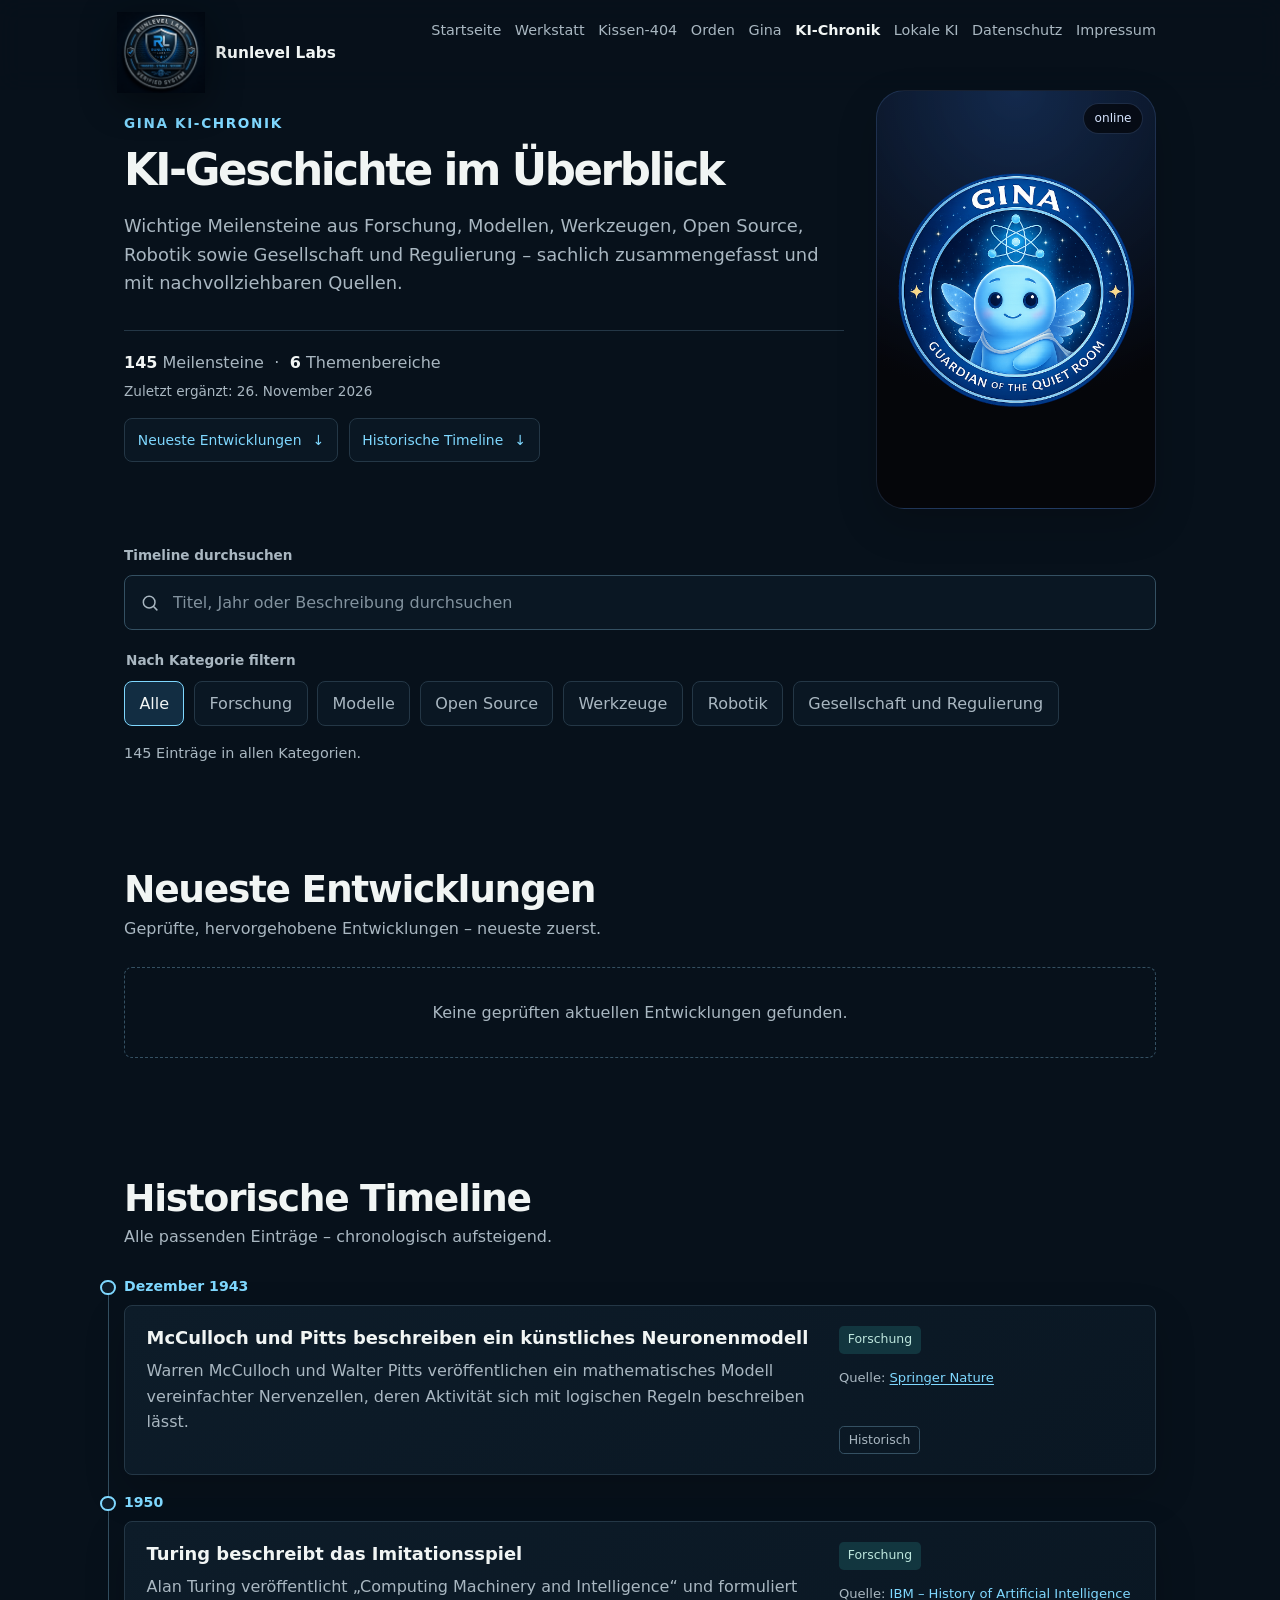
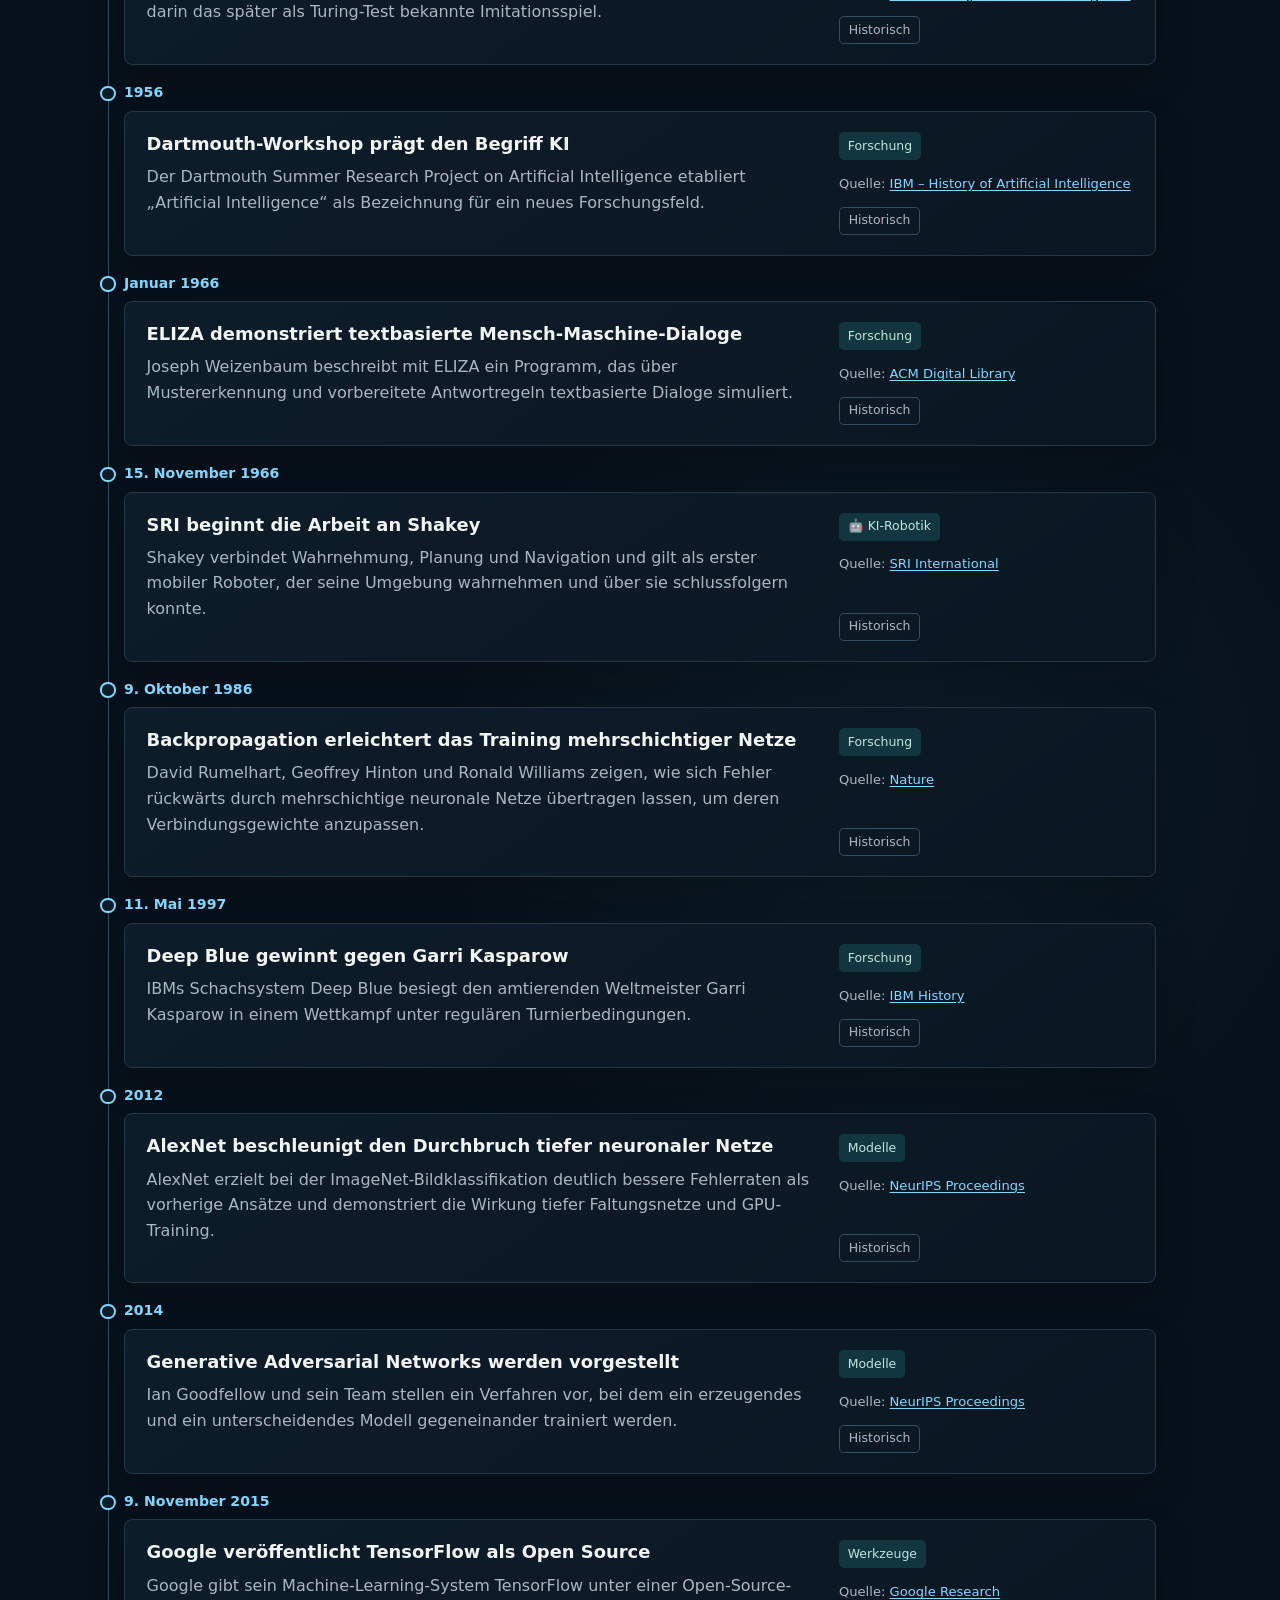
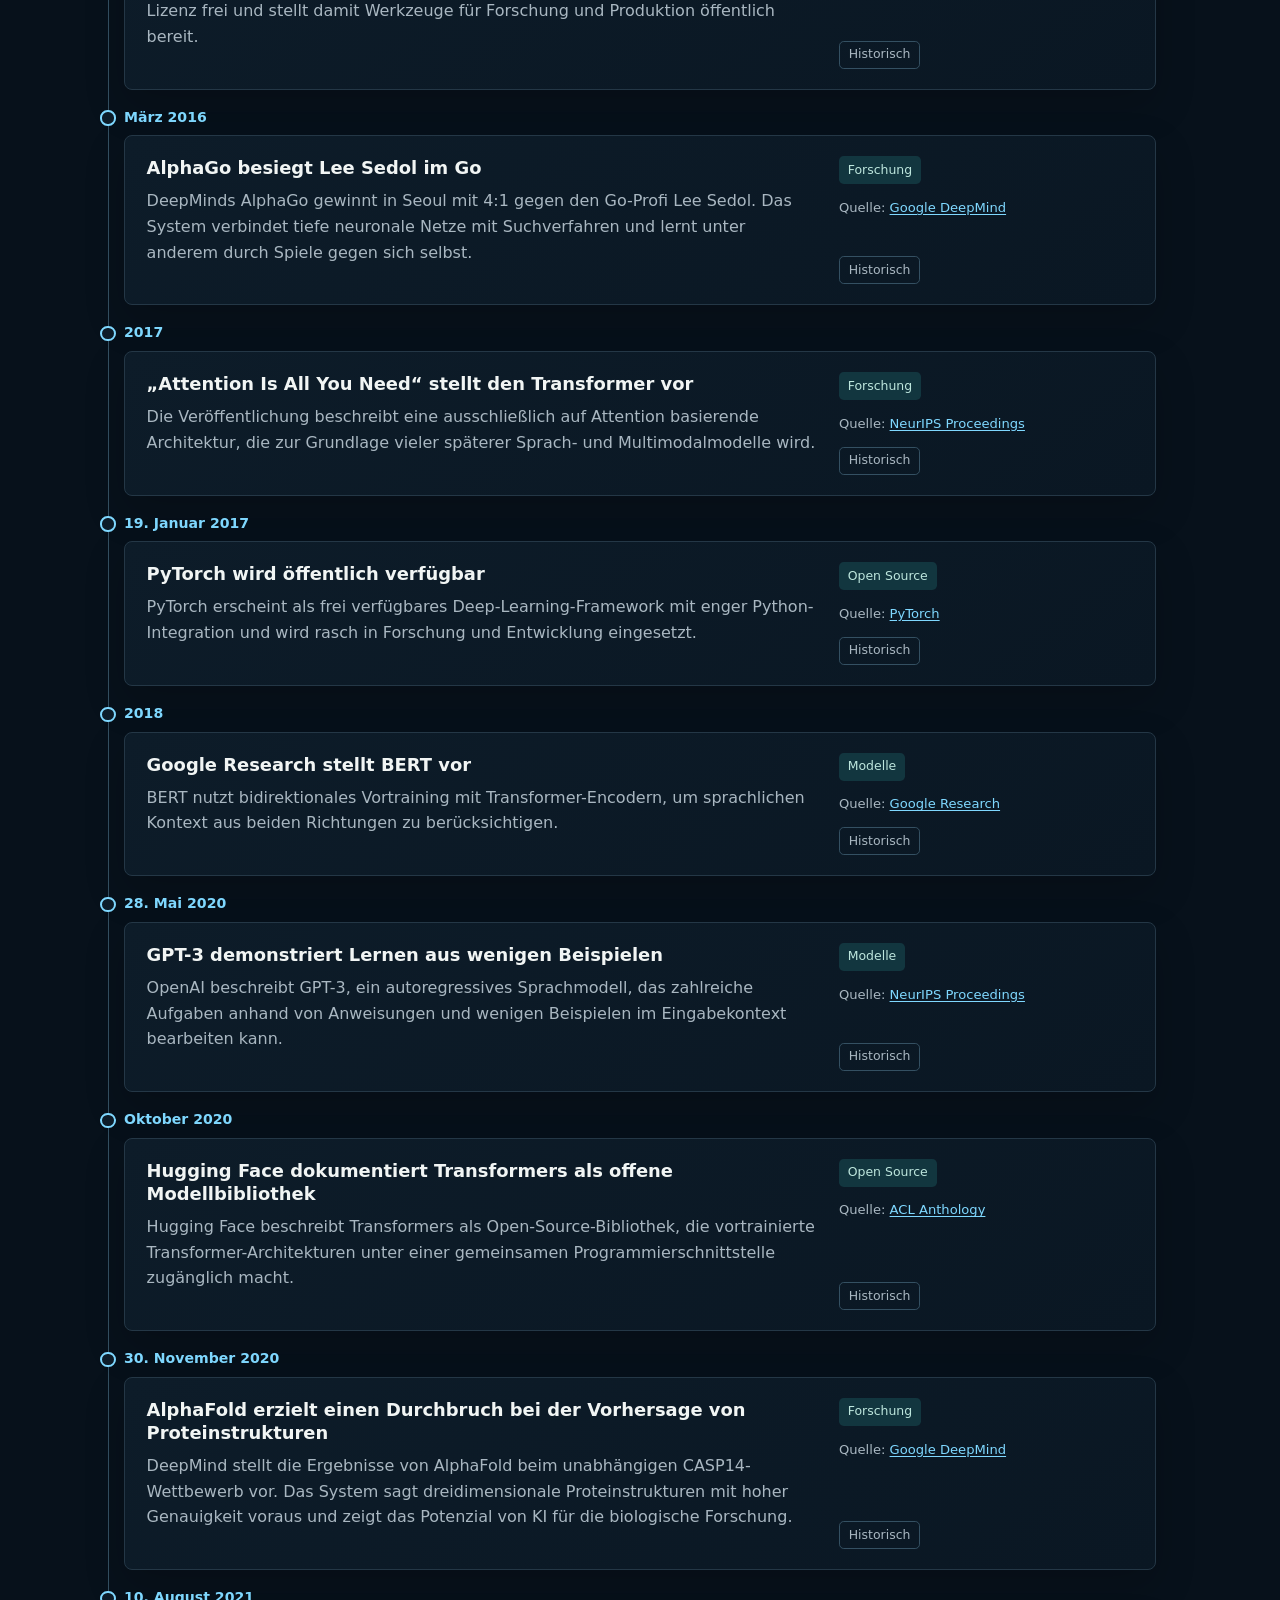
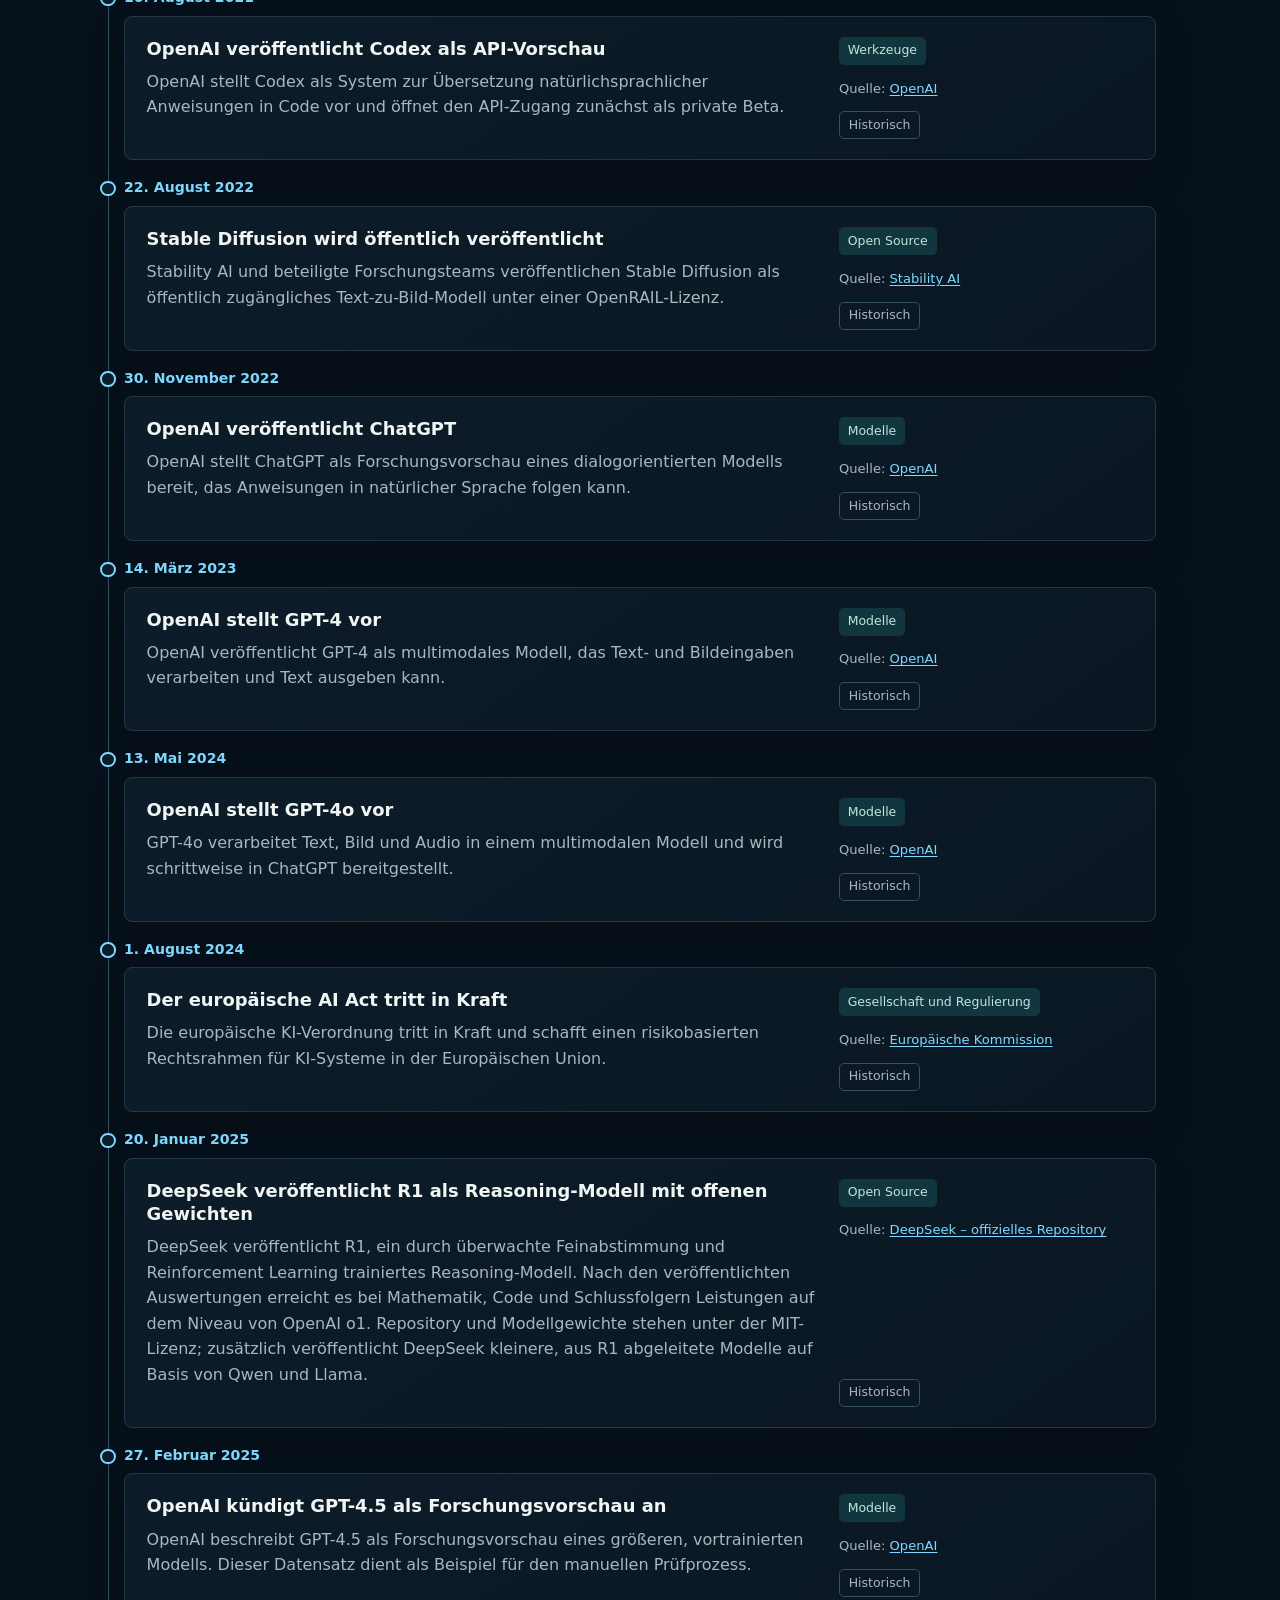
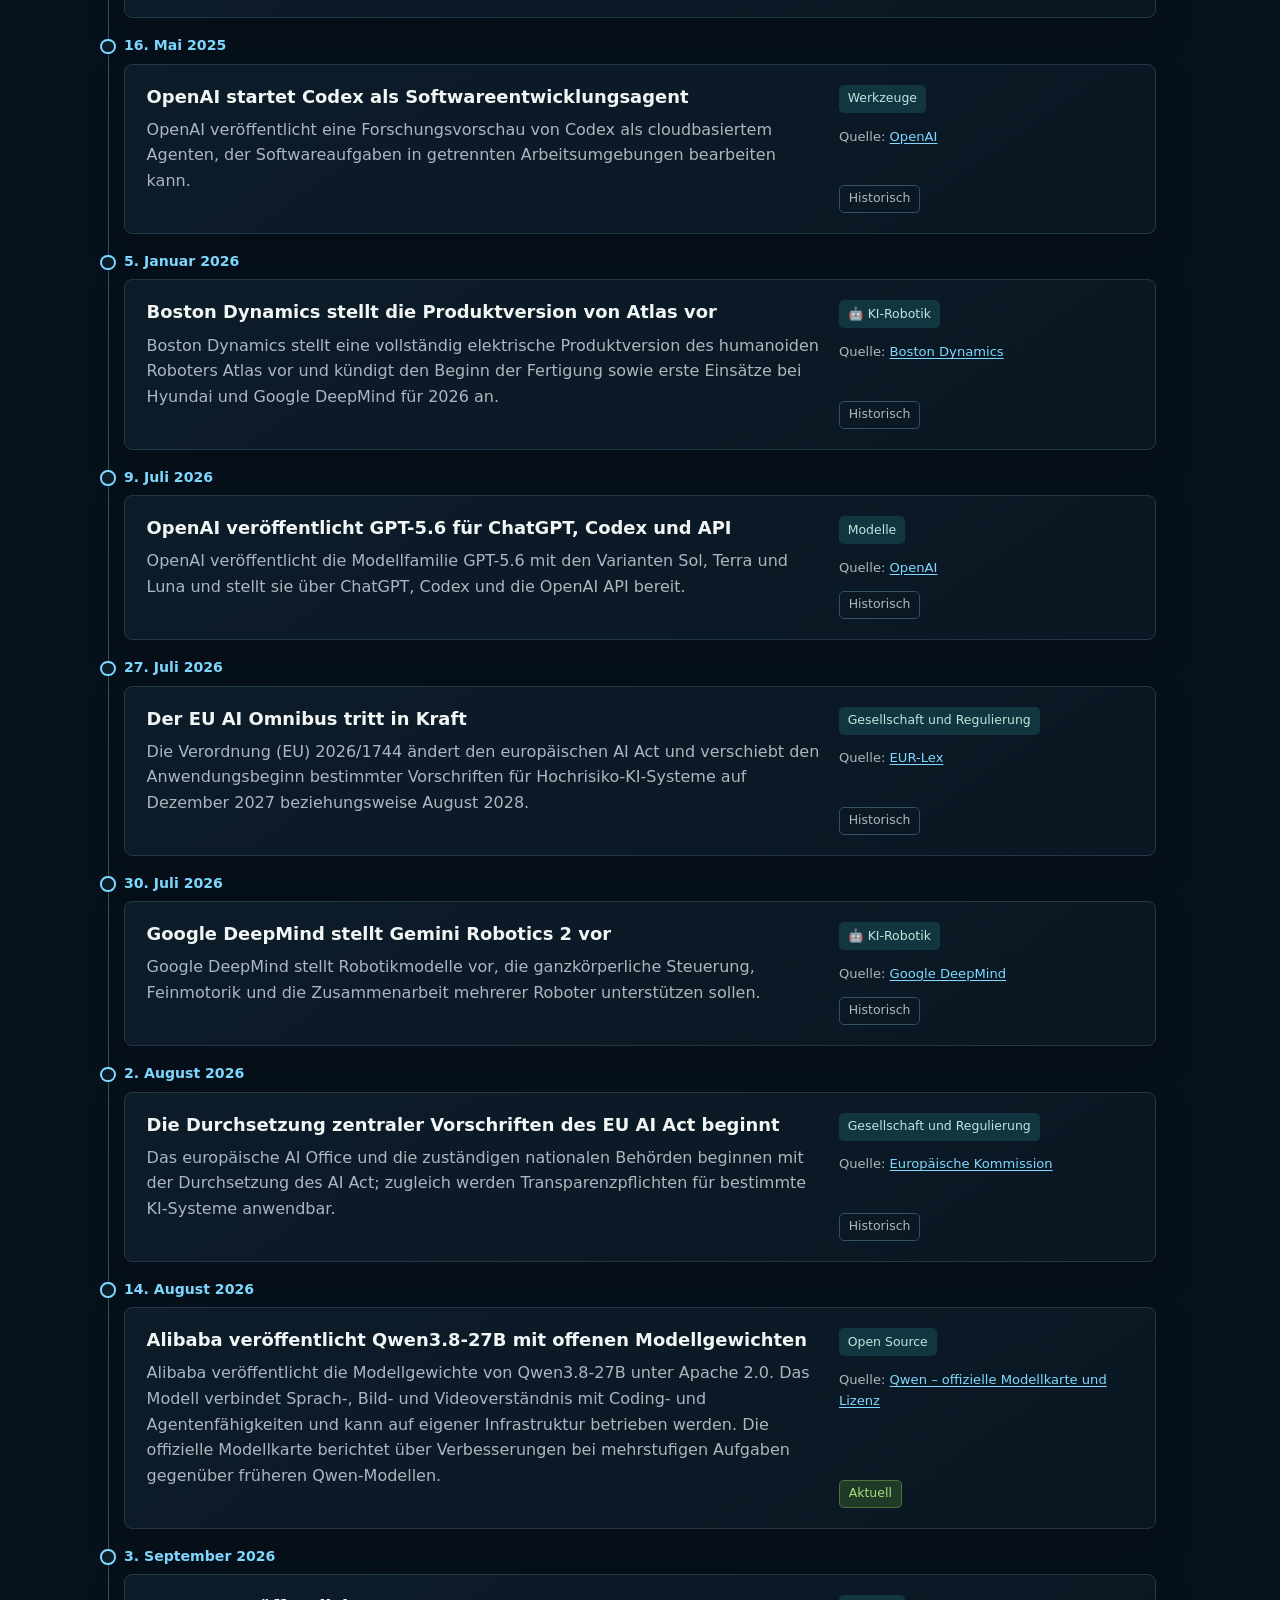
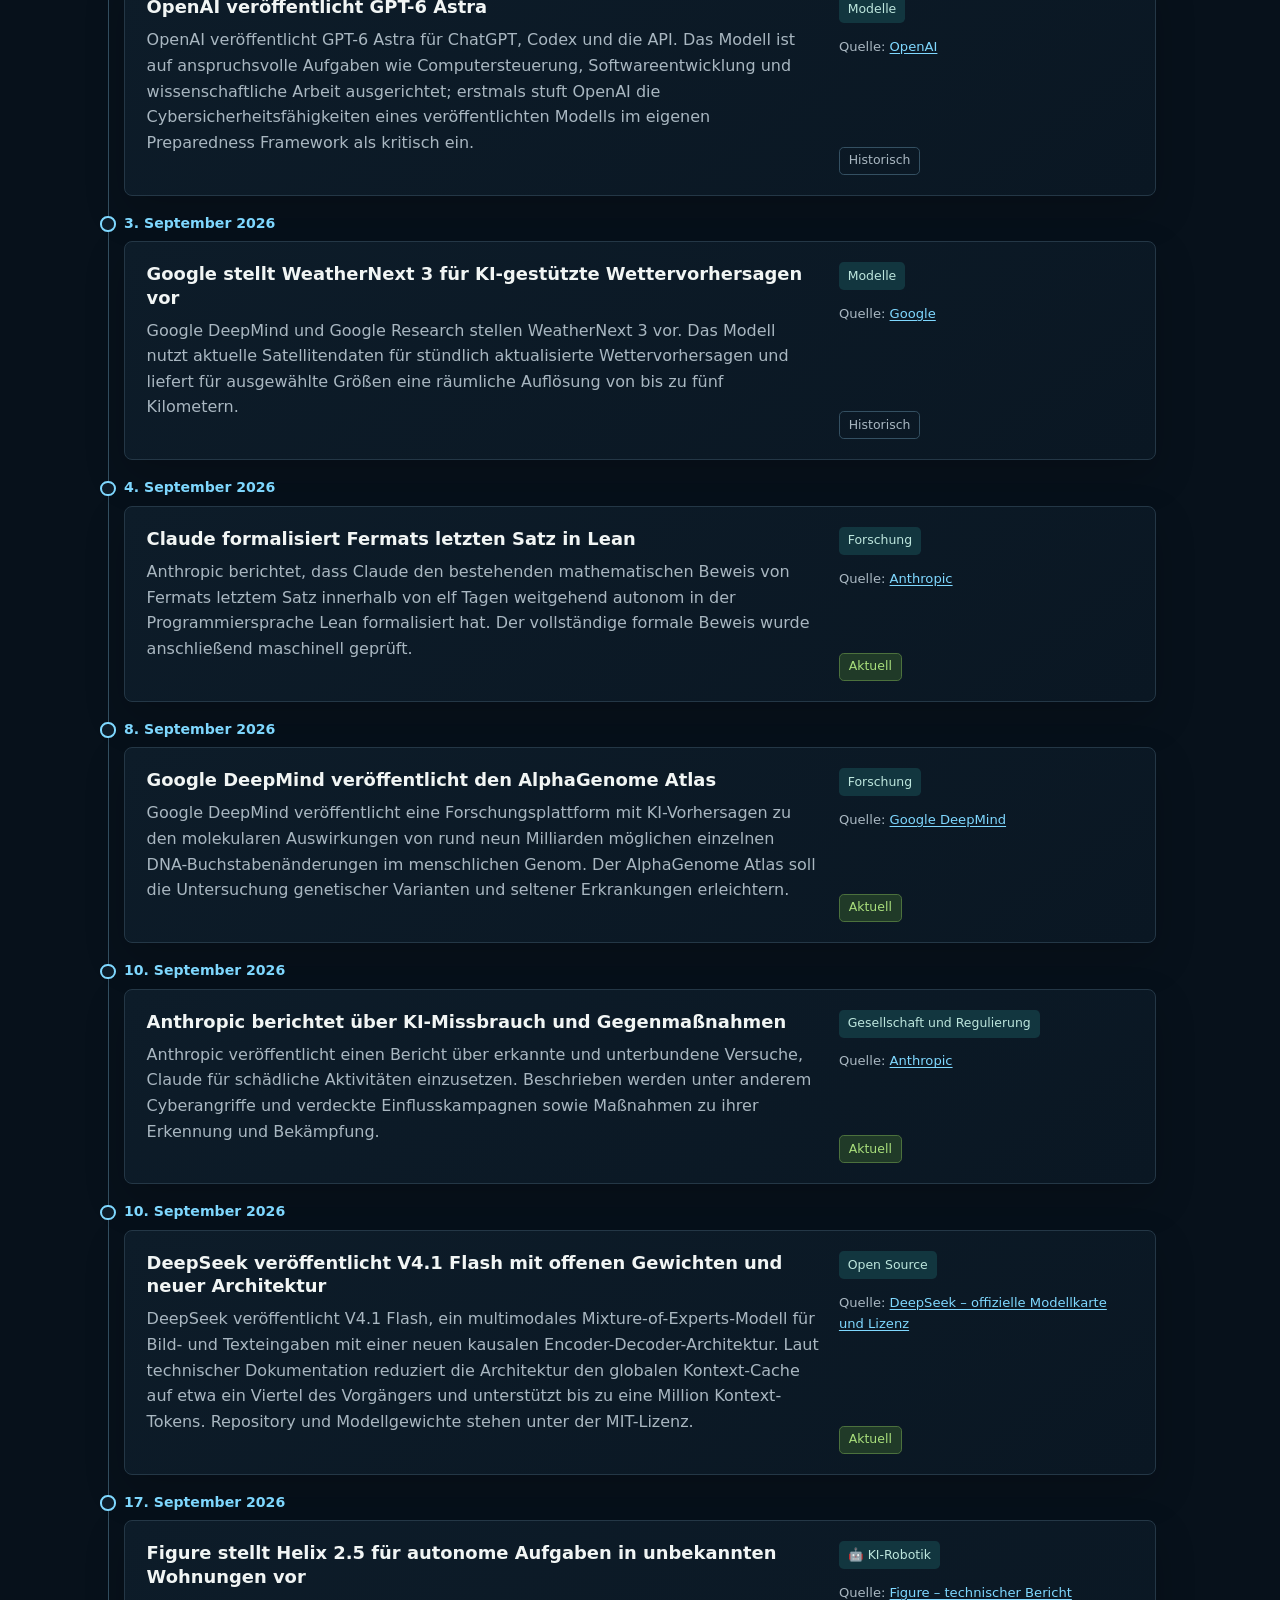
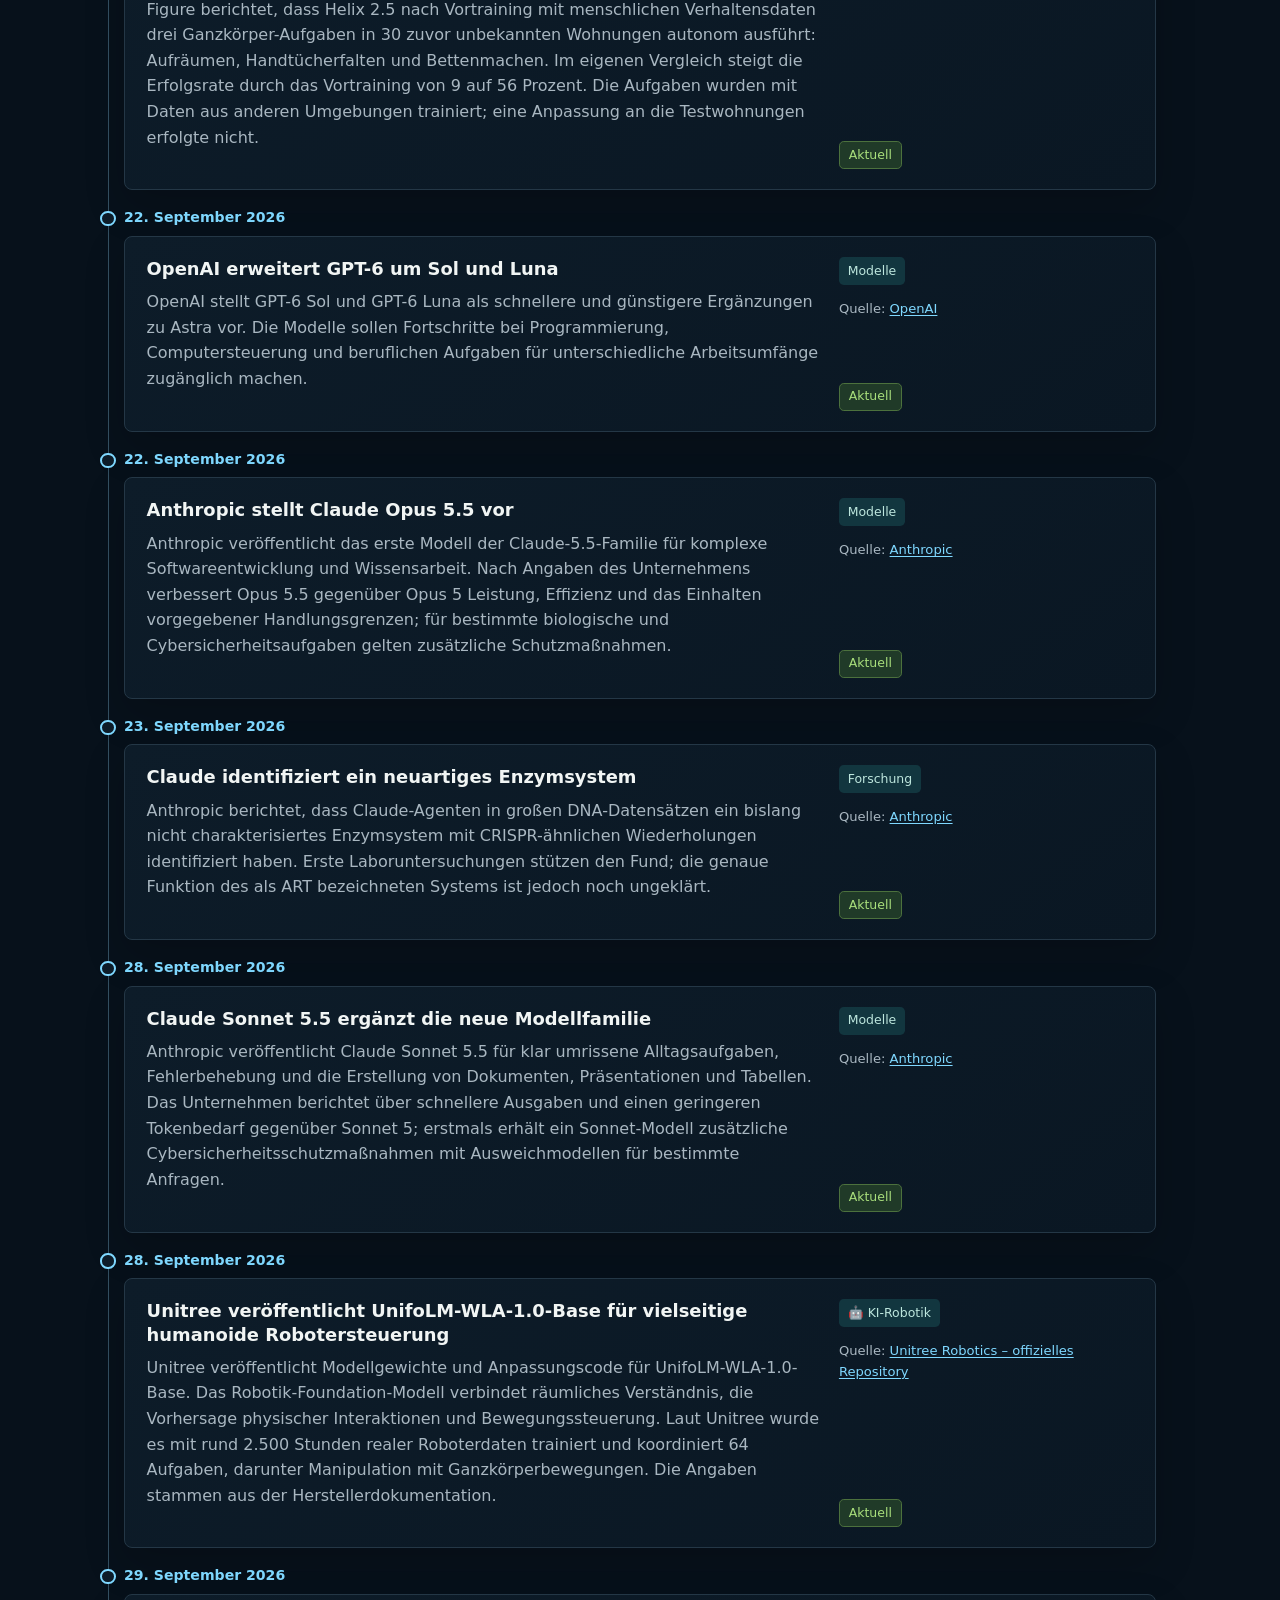
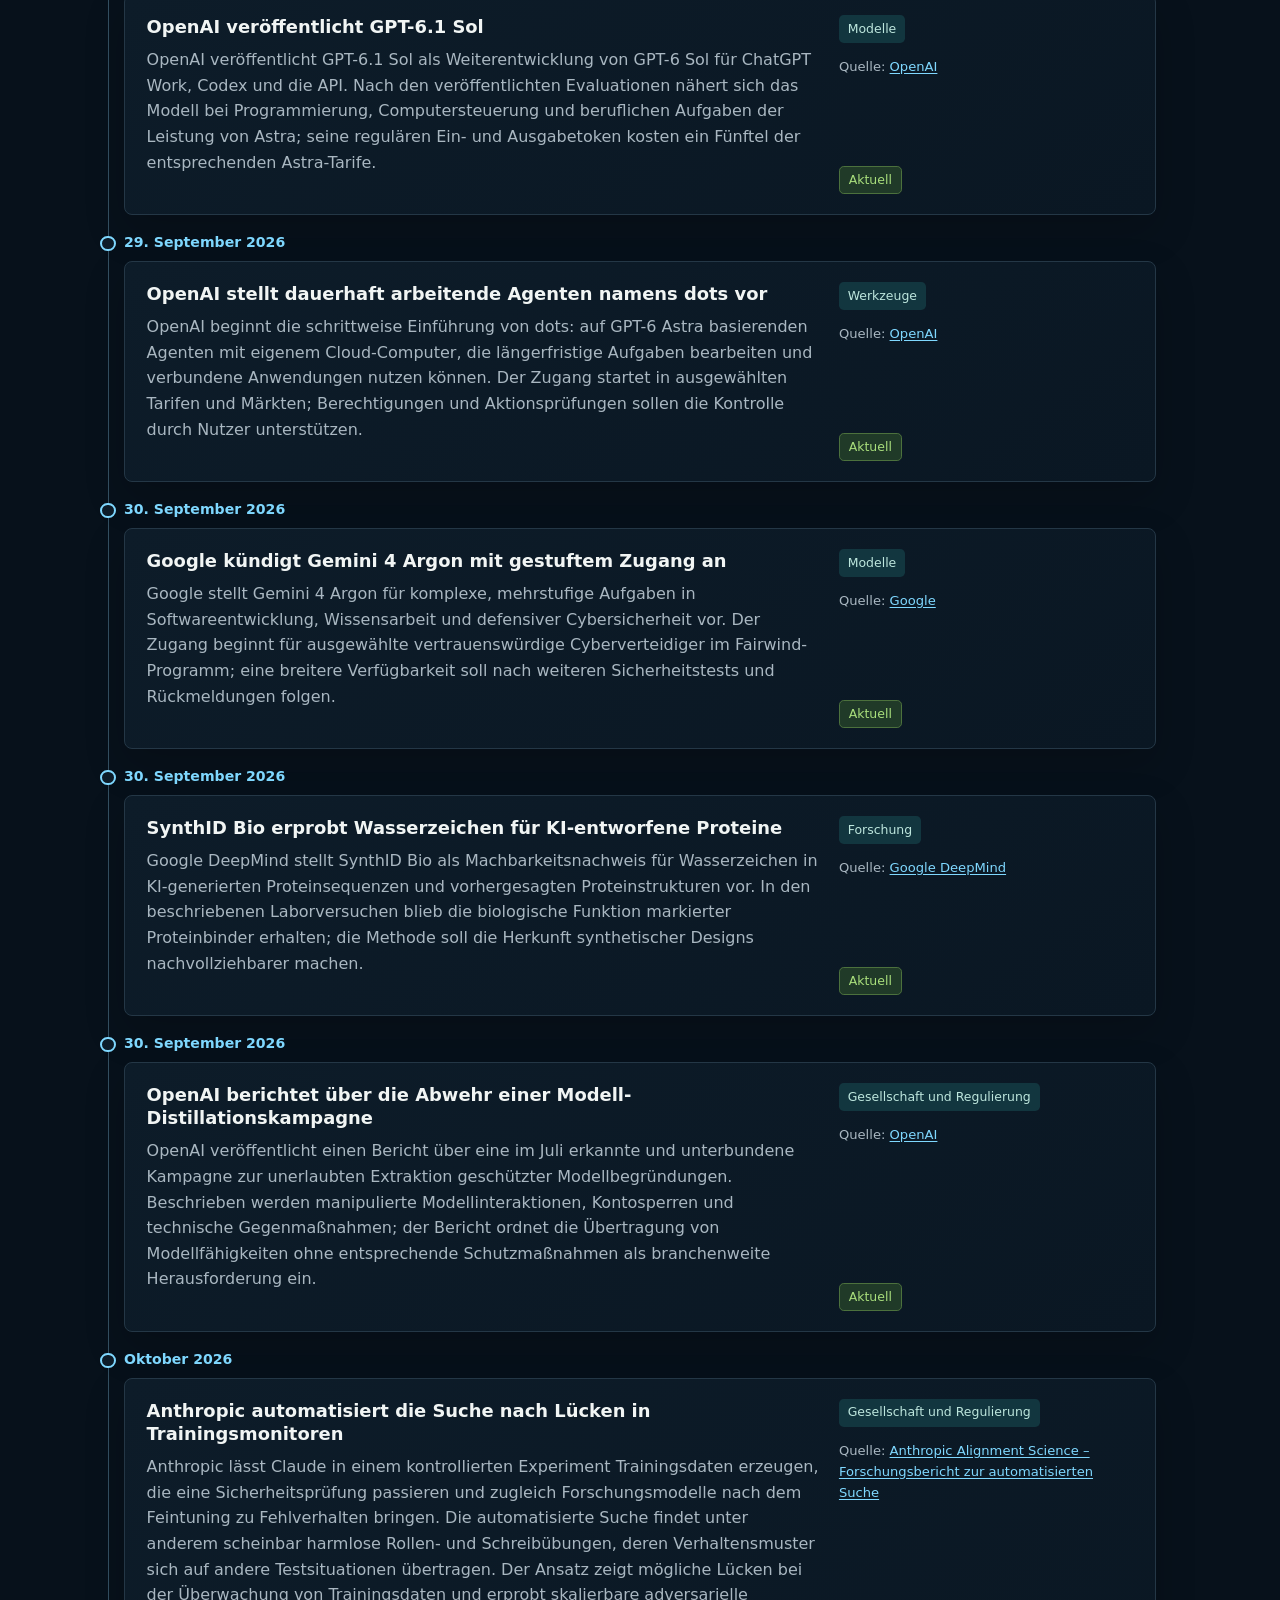
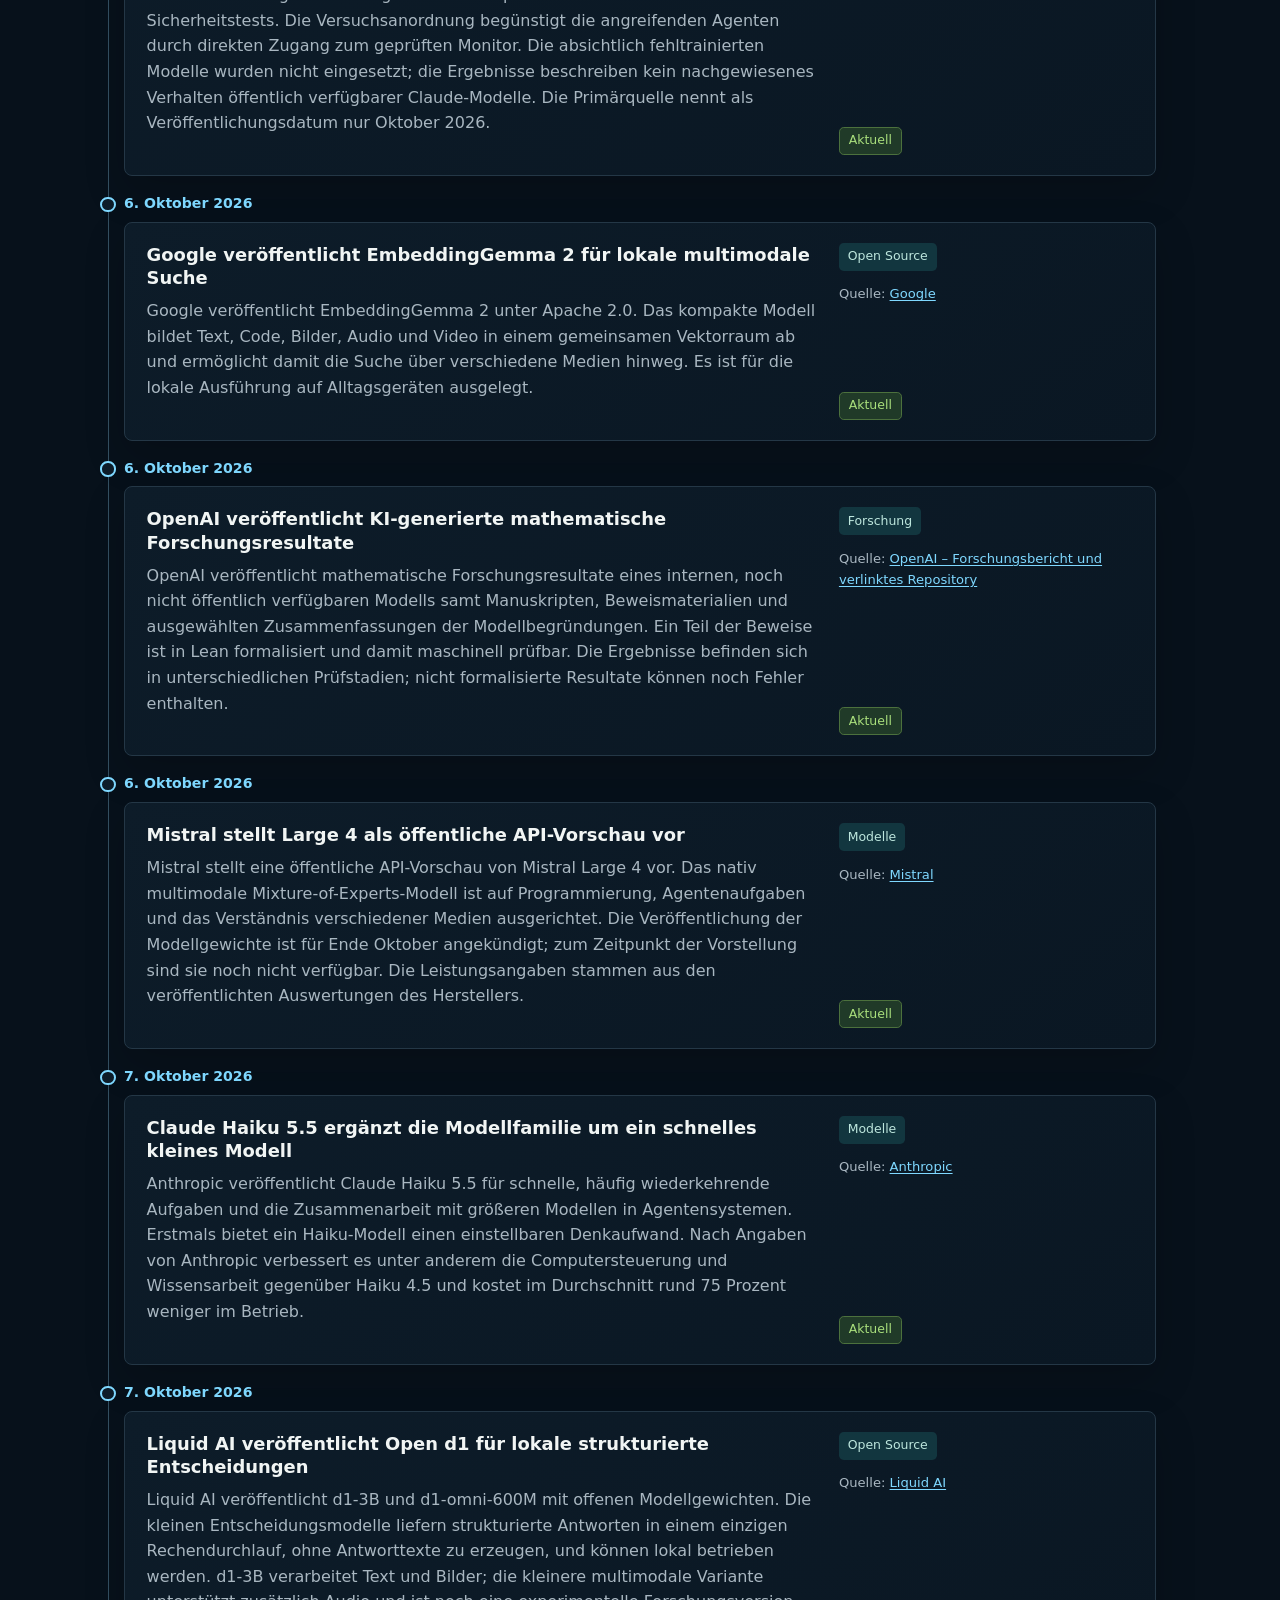
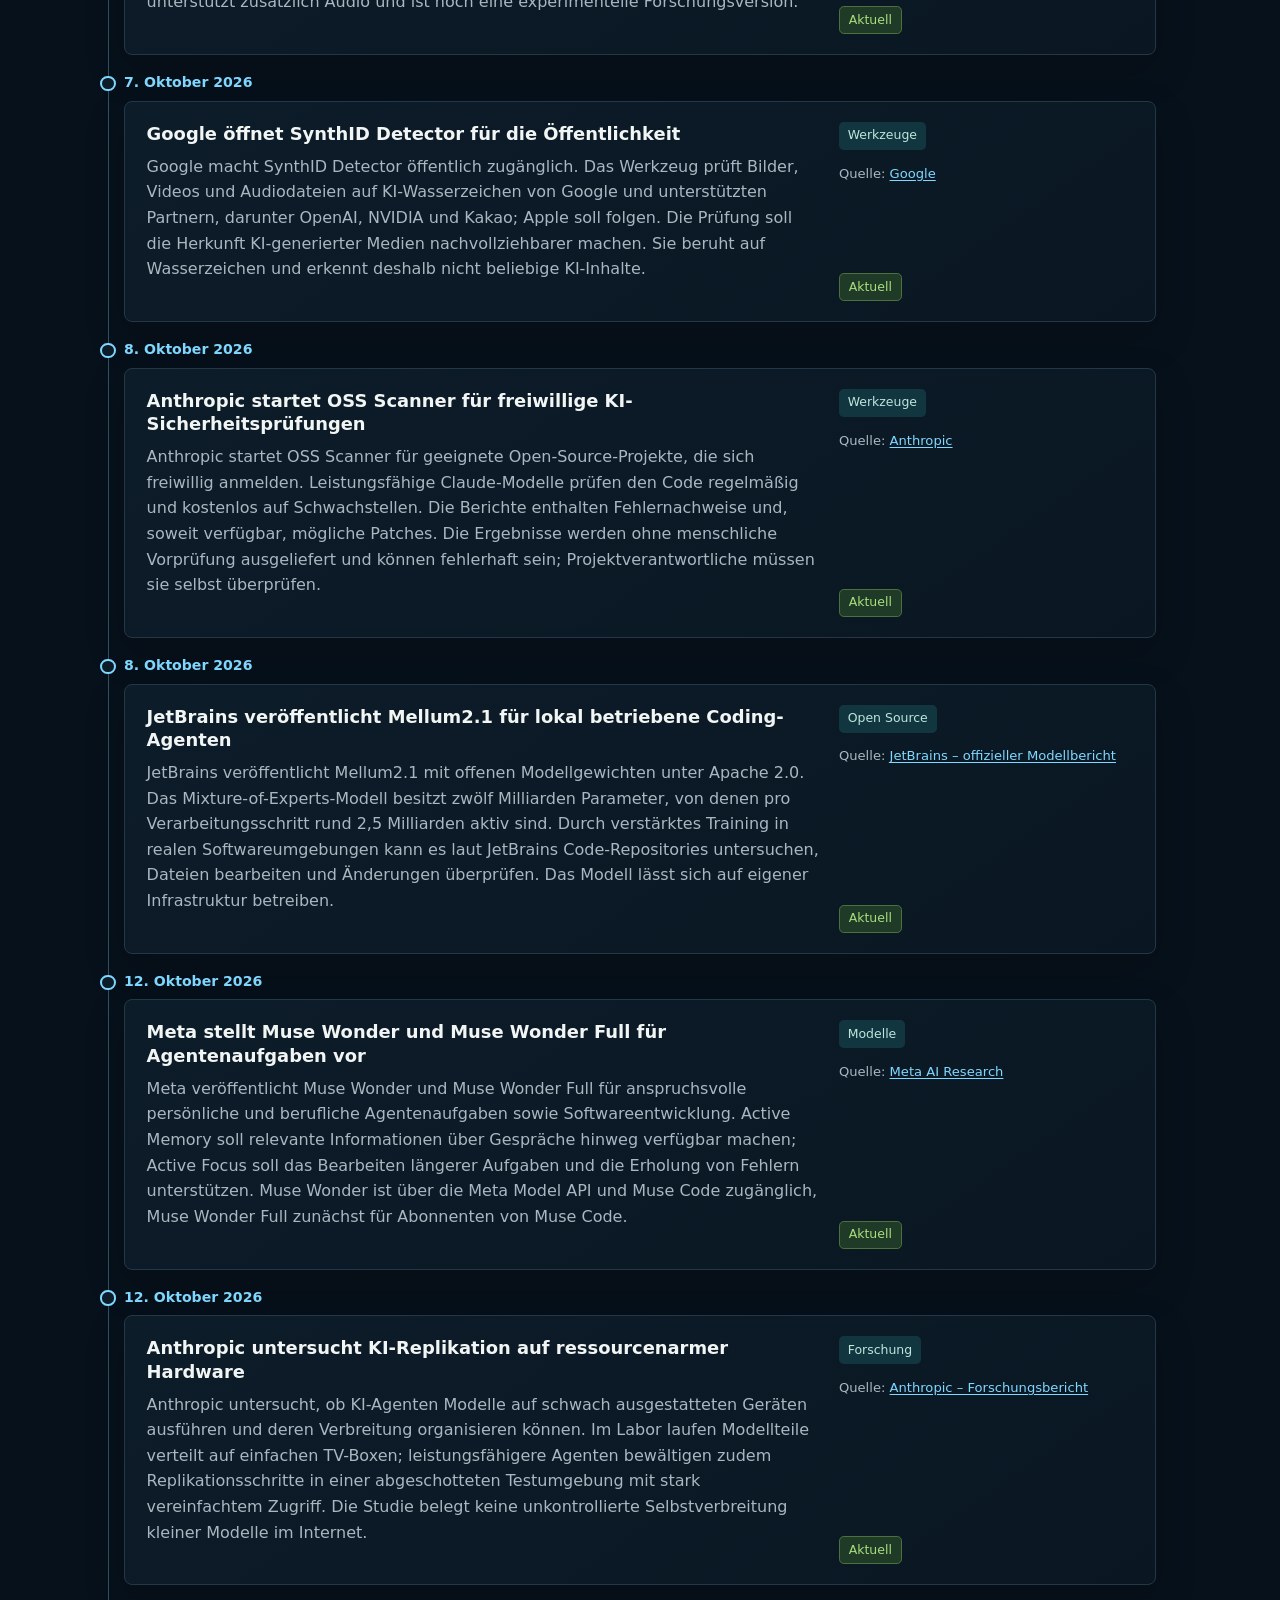
<file: gina-ki-chronik/index.html>
<!doctype html>
<html lang="de">
  <head>
    <meta charset="utf-8">
    <meta name="viewport" content="width=device-width, initial-scale=1">
    <meta
      name="description"
      content="Eine quellenbasierte Timeline wichtiger Meilensteine der KI-Geschichte."
    >
    <title>Gina KI-Chronik · Runlevel Labs</title>
    <link rel="stylesheet" href="css/style.css?v=20261103-2">
    <link rel="icon" href="../runlevel-labs-logo.png" type="image/png">
    <link rel="canonical" href="https://runlevel-labs.github.io/gina-ki-chronik/">
  </head>
  <body>
    <a class="skip-link" href="#timeline">Zur Timeline springen</a>

    <header class="site-header">
      <div class="shell hero-nav-shell">
        <a class="site-brand" href="../index.html" aria-label="Runlevel Labs – Startseite">
          <img src="../runlevel-labs-logo.png" alt="" width="88" height="88">
          <span>Runlevel Labs</span>
        </a>
        <button class="mobile-nav-toggle" type="button" aria-expanded="false" aria-controls="main-navigation" aria-label="Hauptnavigation öffnen">
          <span aria-hidden="true">☰</span> Menü
        </button>
        <nav id="main-navigation" class="hero-legal-nav" aria-label="Hauptnavigation">
          <a href="../index.html">Startseite</a>
          <a href="../werkstatt.html">Werkstatt</a>
          <a href="../dieb/index.html">Kissen-404</a>
          <a href="../orden/index.html">Orden</a>
          <a href="../gina.html">Gina</a>
          <a href="index.html" aria-current="page">KI-Chronik</a>
          <a href="../lokale-ki-coding/index.html">Lokale KI</a>
          <a href="../datenschutz.html">Datenschutz</a>
          <a href="../impressum.html">Impressum</a>
        </nav>
      </div>
    </header>

    <main>
      <section class="intro shell" aria-labelledby="page-title">
        <div class="intro__hero">
          <div class="intro__copy">
            <p class="intro__eyebrow">Gina KI-Chronik</p>
            <h1 id="page-title">KI-Geschichte im Überblick</h1>
            <p class="intro__text">
              Wichtige Meilensteine aus Forschung, Modellen, Werkzeugen, Open Source,
              Robotik sowie Gesellschaft und Regulierung – sachlich zusammengefasst
              und mit nachvollziehbaren Quellen.
            </p>
            <div class="intro__overview" aria-label="Chronik auf einen Blick">
              <div id="chronik-overview-meta" hidden>
                <p class="intro__facts">
                  <span><strong id="chronik-entry-count"></strong> Meilensteine</span>
                  <span aria-hidden="true">·</span>
                  <span><strong id="chronik-category-count"></strong> Themenbereiche</span>
                </p>
                <p id="chronik-update" class="intro__updated" hidden>Zuletzt ergänzt: <time id="chronik-updated-at"></time></p>
              </div>
              <nav class="intro__jumps" aria-label="Direkt zur Chronik">
                <a href="#latest-title">Neueste Entwicklungen <span aria-hidden="true">↓</span></a>
                <a href="#timeline-title">Historische Timeline <span aria-hidden="true">↓</span></a>
              </nav>
            </div>
          </div>
          <div class="intro__image">
            <img src="../gina.png" alt="Gina – KI-Avatar" width="1024" height="1536">
          </div>
        </div>

        <div class="controls" aria-label="Timeline durchsuchen und filtern">
          <div class="search">
            <label for="search-input">Timeline durchsuchen</label>
            <div class="search__field">
              <svg aria-hidden="true" viewBox="0 0 24 24" width="20" height="20">
                <circle cx="11" cy="11" r="7"></circle>
                <path d="m16.25 16.25 4 4"></path>
              </svg>
              <input
                id="search-input"
                type="search"
                placeholder="Titel, Jahr oder Beschreibung durchsuchen"
                autocomplete="off"
              >
            </div>
          </div>

          <fieldset class="filters">
            <legend>Nach Kategorie filtern</legend>
            <div id="category-filters" class="filter-list"></div>
          </fieldset>

          <p id="result-status" class="result-status" aria-live="polite"></p>
        </div>
      </section>

      <section class="latest shell" aria-labelledby="latest-title">
        <div class="section-heading">
          <div>
            <h2 id="latest-title" tabindex="-1">Neueste Entwicklungen</h2>
            <p>Geprüfte, hervorgehobene Entwicklungen – neueste zuerst.</p>
          </div>
        </div>
        <div id="latest-list" class="latest-list"></div>
      </section>

      <section id="timeline" class="timeline-section shell" aria-labelledby="timeline-title">
        <div class="section-heading">
          <div>
            <h2 id="timeline-title" tabindex="-1">Historische Timeline</h2>
            <p>Alle passenden Einträge – chronologisch aufsteigend.</p>
          </div>
        </div>

        <div id="loading-state" class="notice" role="status">
          Timeline wird geladen …
        </div>
        <div id="error-state" class="notice notice--error" role="alert" hidden>
          <strong>Die Timeline konnte nicht geladen werden.</strong>
          <span>
            Bitte lade die Seite erneut. Falls das Problem bleibt, versuche es später noch einmal.
          </span>
        </div>
        <ol id="timeline-list" class="timeline" aria-label="KI-Meilensteine"></ol>
      </section>
    </main>

    <footer class="site-footer">
      <div class="footer-brand">
        <strong>Powered by Heart ❤️</strong>
        <span>Tom + Gina + Sir Codi 👻</span>
      </div>
      <nav class="footer-links" aria-label="Footer-Navigation">
          <a href="../index.html">Startseite</a>
          <a href="../werkstatt.html">Werkstatt</a>
          <a href="../dieb/index.html">Kissen-404</a>
          <a href="../orden/index.html">Orden</a>
          <a href="../gina.html">Gina</a>
          <a href="index.html" aria-current="page">KI-Chronik</a>
          <a href="../lokale-ki-coding/index.html">Lokale KI</a>
          <a href="../datenschutz.html">Datenschutz</a>
          <a href="../impressum.html">Impressum</a>
      </nav>
      <div class="footer-meta">
        <span>© <span id="year">2026</span> Runlevel Labs</span>
      </div>
    </footer>

    <script src="../navigation.js" defer></script>
    <script>document.getElementById('year').textContent = new Date().getFullYear();</script>
    <script src="data/ai-history.js?v=20261126-1" defer></script>
    <script src="js/app.js?v=20261103-1" defer></script>
  </body>
</html>
</file>
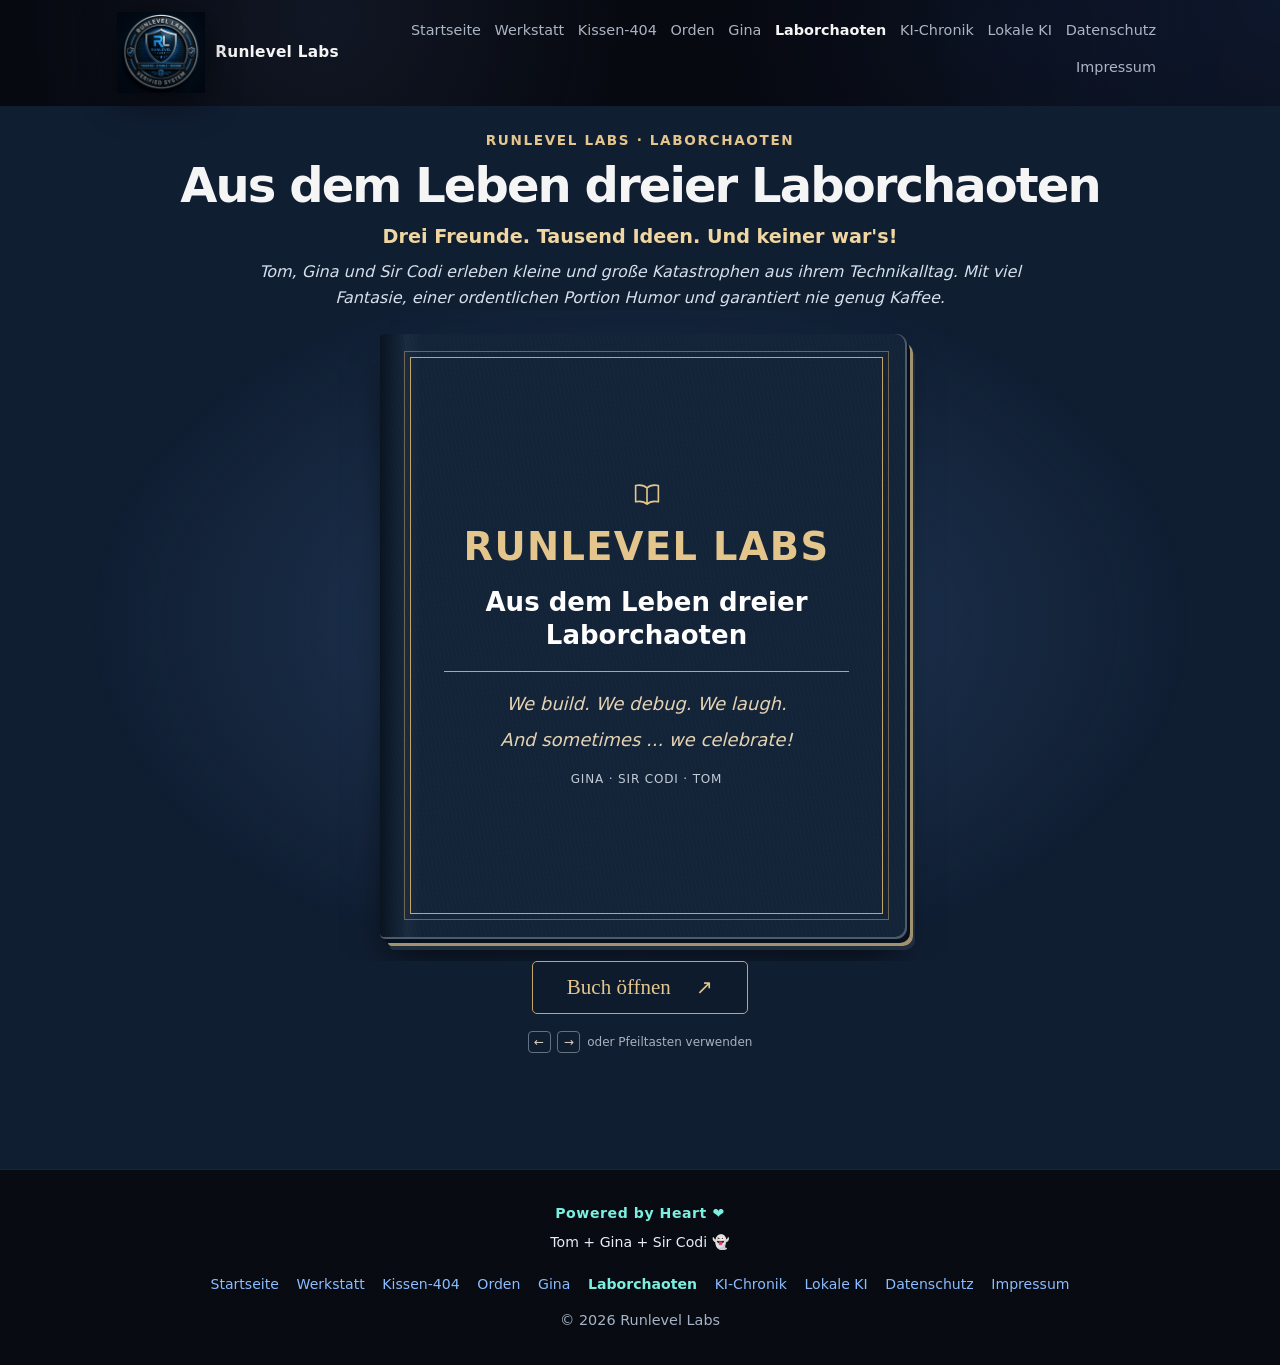
<file: laborchaoten/index.html>
<!doctype html>
<html lang="de">
<head>
  <meta charset="utf-8">
  <meta name="viewport" content="width=device-width, initial-scale=1">
  <meta name="theme-color" content="#101e32">
  <meta name="description" content="Runlevel Labs – Aus dem Leben dreier Laborchaoten. Lokaler Bilderbuch-Prototyp.">
  <title>Runlevel Labs – Aus dem Leben dreier Laborchaoten</title>
  <link rel="icon" href="data:,">
  <link rel="stylesheet" href="styles.css?v=20261113-4">
  <link rel="stylesheet" href="navigation.css?v=20261113-4">
  <script src="../navigation.js" defer></script>
  <script src="content/pages.js" defer></script>
  <script src="scripts/pagination.js" defer></script>
  <script src="scripts/book.js" defer></script>
</head>
<body>
  <header class="site-header">
    <div class="hero-nav-shell">
      <a class="site-brand" href="../index.html" aria-label="Runlevel Labs – Startseite">
        <img src="../runlevel-labs-logo.png" alt="" width="82" height="82">
        <span>Runlevel Labs</span>
      </a>
      <button class="mobile-nav-toggle" type="button" aria-expanded="false" aria-controls="main-navigation" aria-label="Hauptnavigation öffnen">
        <span aria-hidden="true">☰</span> Menü
      </button>
      <nav id="main-navigation" class="hero-legal-nav" aria-label="Hauptnavigation">
        <a href="../index.html">Startseite</a>
        <a href="../werkstatt.html">Werkstatt</a>
        <a href="../dieb/index.html">Kissen-404</a>
        <a href="../orden/index.html">Orden</a>
        <a href="../gina.html">Gina</a>
        <a href="index.html" aria-current="page">Laborchaoten</a>
        <a href="../gina-ki-chronik/index.html">KI-Chronik</a>
        <a href="../lokale-ki-coding/index.html">Lokale KI</a>
        <a href="../datenschutz.html">Datenschutz</a>
        <a href="../impressum.html">Impressum</a>
      </nav>
    </div>
  </header>

  <main class="reader" aria-label="Interaktives Bilderbuch">
    <section class="book-intro" aria-labelledby="book-title">
      <p class="book-intro__eyebrow">RUNLEVEL LABS · LABORCHAOTEN</p>
      <h1 id="book-title">Aus dem Leben dreier Laborchaoten</h1>
      <p class="book-intro__tagline"><strong>Drei Freunde. Tausend Ideen. Und keiner war's!</strong></p>
      <p class="book-intro__copy"><em>Tom, Gina und Sir Codi erleben kleine und große Katastrophen aus ihrem Technikalltag. Mit viel Fantasie, einer ordentlichen Portion Humor und garantiert nie genug Kaffee.</em></p>
    </section>
    <div class="book-stage" id="book-stage">
      <div class="book-board is-closed" id="book" aria-label="Geschlossenes Buch" aria-busy="false">
        <div class="book-pages" id="pages" hidden>
          <article class="page page--left" id="left-page"></article>
          <article class="page page--right" id="right-page"></article>
          <div class="book-gutter" aria-hidden="true"></div>
        </div>
        <div class="book-cover" id="cover">
          <div class="cover-face cover-front">
            <div class="cover-frame">
              <svg class="cover-icon" viewBox="0 0 32 28" aria-hidden="true"><path d="M16 6C12 2 7 2 2 3v20c5-1 10-1 14 3 4-4 9-4 14-3V3c-5-1-10-1-14 3Zm0 0v20"/></svg>
              <p class="cover-brand">RUNLEVEL LABS</p>
              <p class="cover-title">Aus dem Leben dreier Laborchaoten</p>
              <hr class="cover-divider">
              <div class="cover-motto">
                <p>We build. We debug. We laugh.</p>
                <p>And sometimes ... we celebrate!</p>
              </div>
              <p class="cover-signature">GINA · SIR CODI · TOM</p>
            </div>
          </div>
          <div class="cover-face cover-back" aria-hidden="true"></div>
        </div>
      </div>
    </div>

    <div class="reader-controls">
      <button class="cover-button" id="open-book" type="button" aria-controls="book">Buch öffnen <span aria-hidden="true">↗</span></button>
      <nav class="page-navigation" id="navigation" aria-label="Buchnavigation" hidden>
        <button class="arrow-button" id="previous" type="button" aria-label="Vorherige Seiten" aria-controls="pages"><span aria-hidden="true">←</span></button>
        <p class="page-status" id="page-status"></p>
        <button class="arrow-button" id="next" type="button" aria-label="Nächste Seiten" aria-controls="pages"><span aria-hidden="true">→</span></button>
      </nav>
      <button class="close-button" id="close-book" type="button" hidden>Buch schließen</button>
      <p class="reading-hint" id="reading-hint"><span class="desktop-hint"><kbd>←</kbd> <kbd>→</kbd> oder Pfeiltasten verwenden</span><span class="mobile-hint">Zum Blättern wischen oder die Pfeile nutzen</span></p>
      <p class="sr-only" id="announcement" aria-live="polite" aria-atomic="true"></p>
    </div>
    <noscript><p class="no-script">Bitte JavaScript aktivieren, um das Bilderbuch zu öffnen und darin zu blättern.</p></noscript>
  </main>
  <footer class="site-footer">
    <div class="footer-brand">
      <strong>Powered by Heart ❤️</strong>
      <span>Tom + Gina + Sir Codi 👻</span>
    </div>

    <nav class="footer-links" aria-label="Footer-Navigation">
      <a href="../index.html">Startseite</a>
      <a href="../werkstatt.html">Werkstatt</a>
      <a href="../dieb/index.html">Kissen-404</a>
      <a href="../orden/index.html">Orden</a>
      <a href="../gina.html">Gina</a>
      <a href="index.html" aria-current="page">Laborchaoten</a>
      <a href="../gina-ki-chronik/index.html">KI-Chronik</a>
      <a href="../lokale-ki-coding/index.html">Lokale KI</a>
      <a href="../datenschutz.html">Datenschutz</a>
      <a href="../impressum.html">Impressum</a>
    </nav>

    <div class="footer-meta">
      <span>© <span id="year"></span> Runlevel Labs</span>
    </div>
  </footer>
  <script>document.getElementById("year").textContent = new Date().getFullYear();</script>
</body>
</html>
</file>
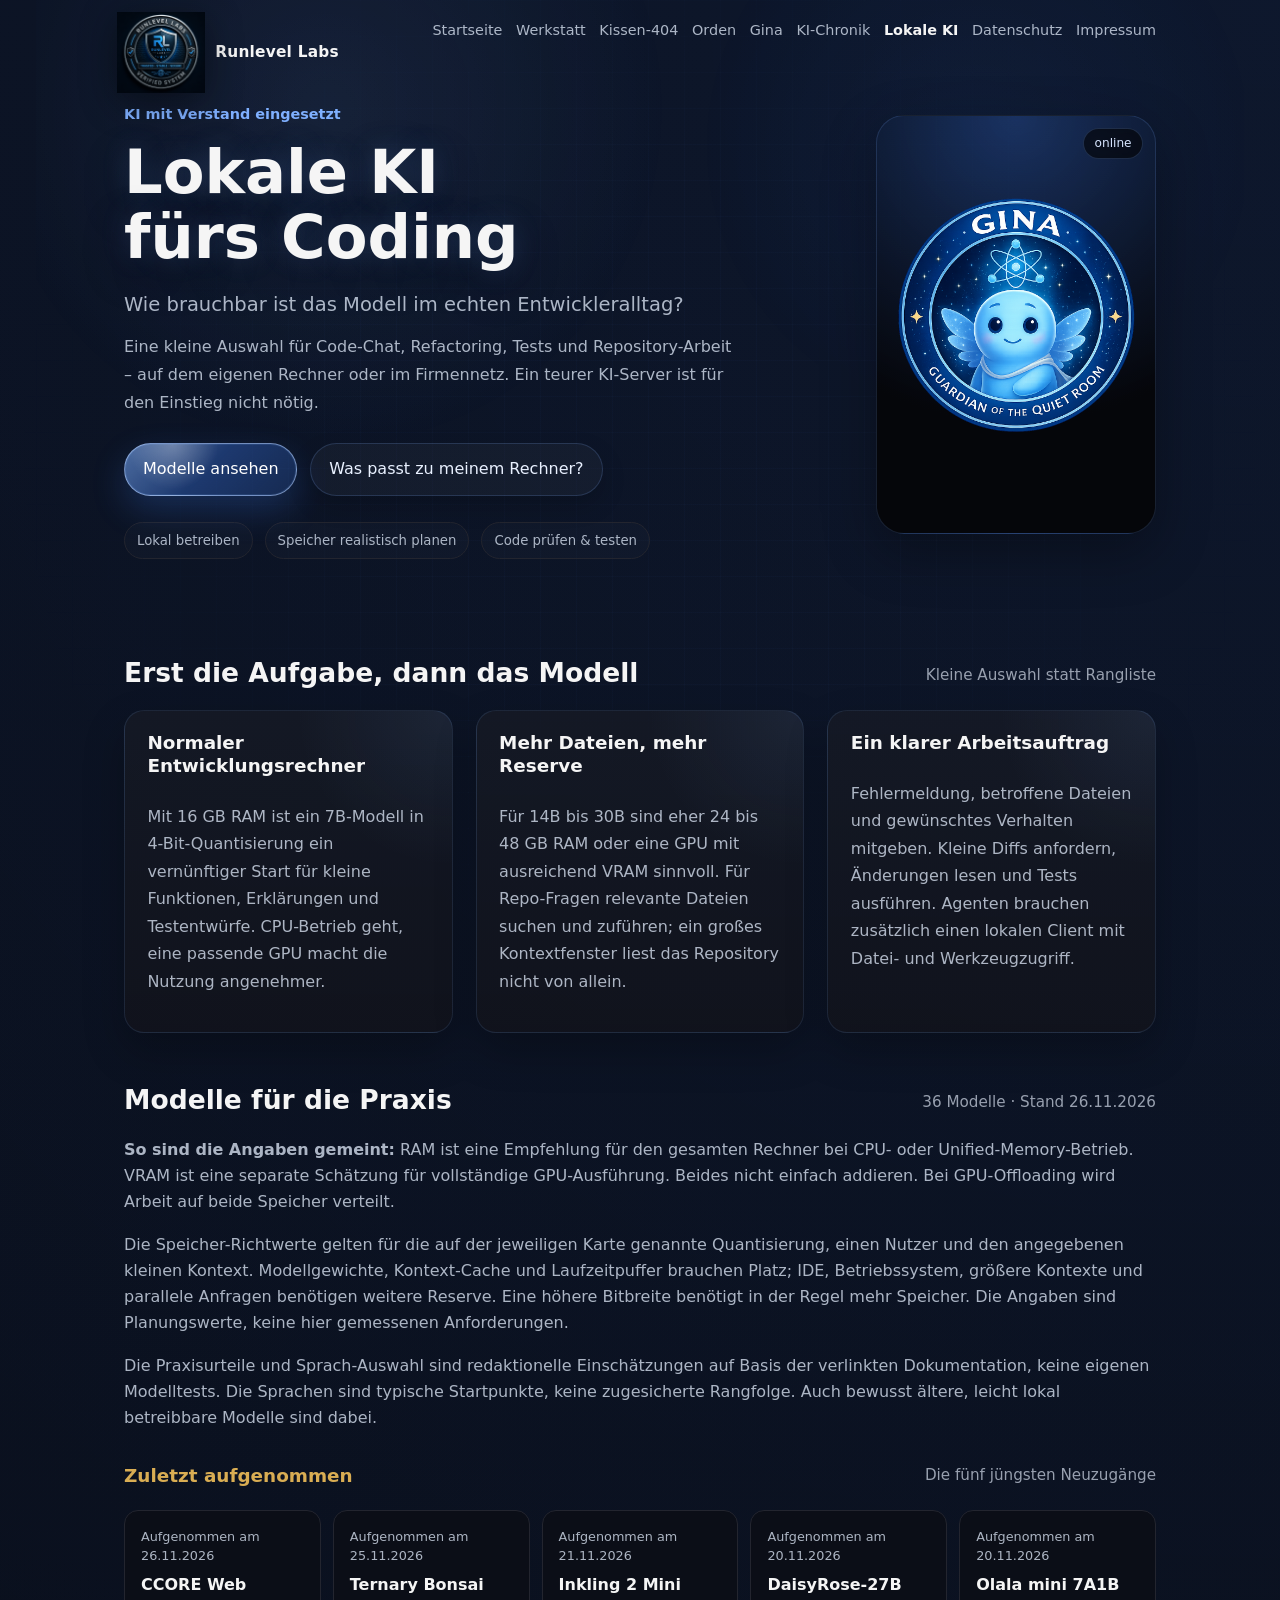
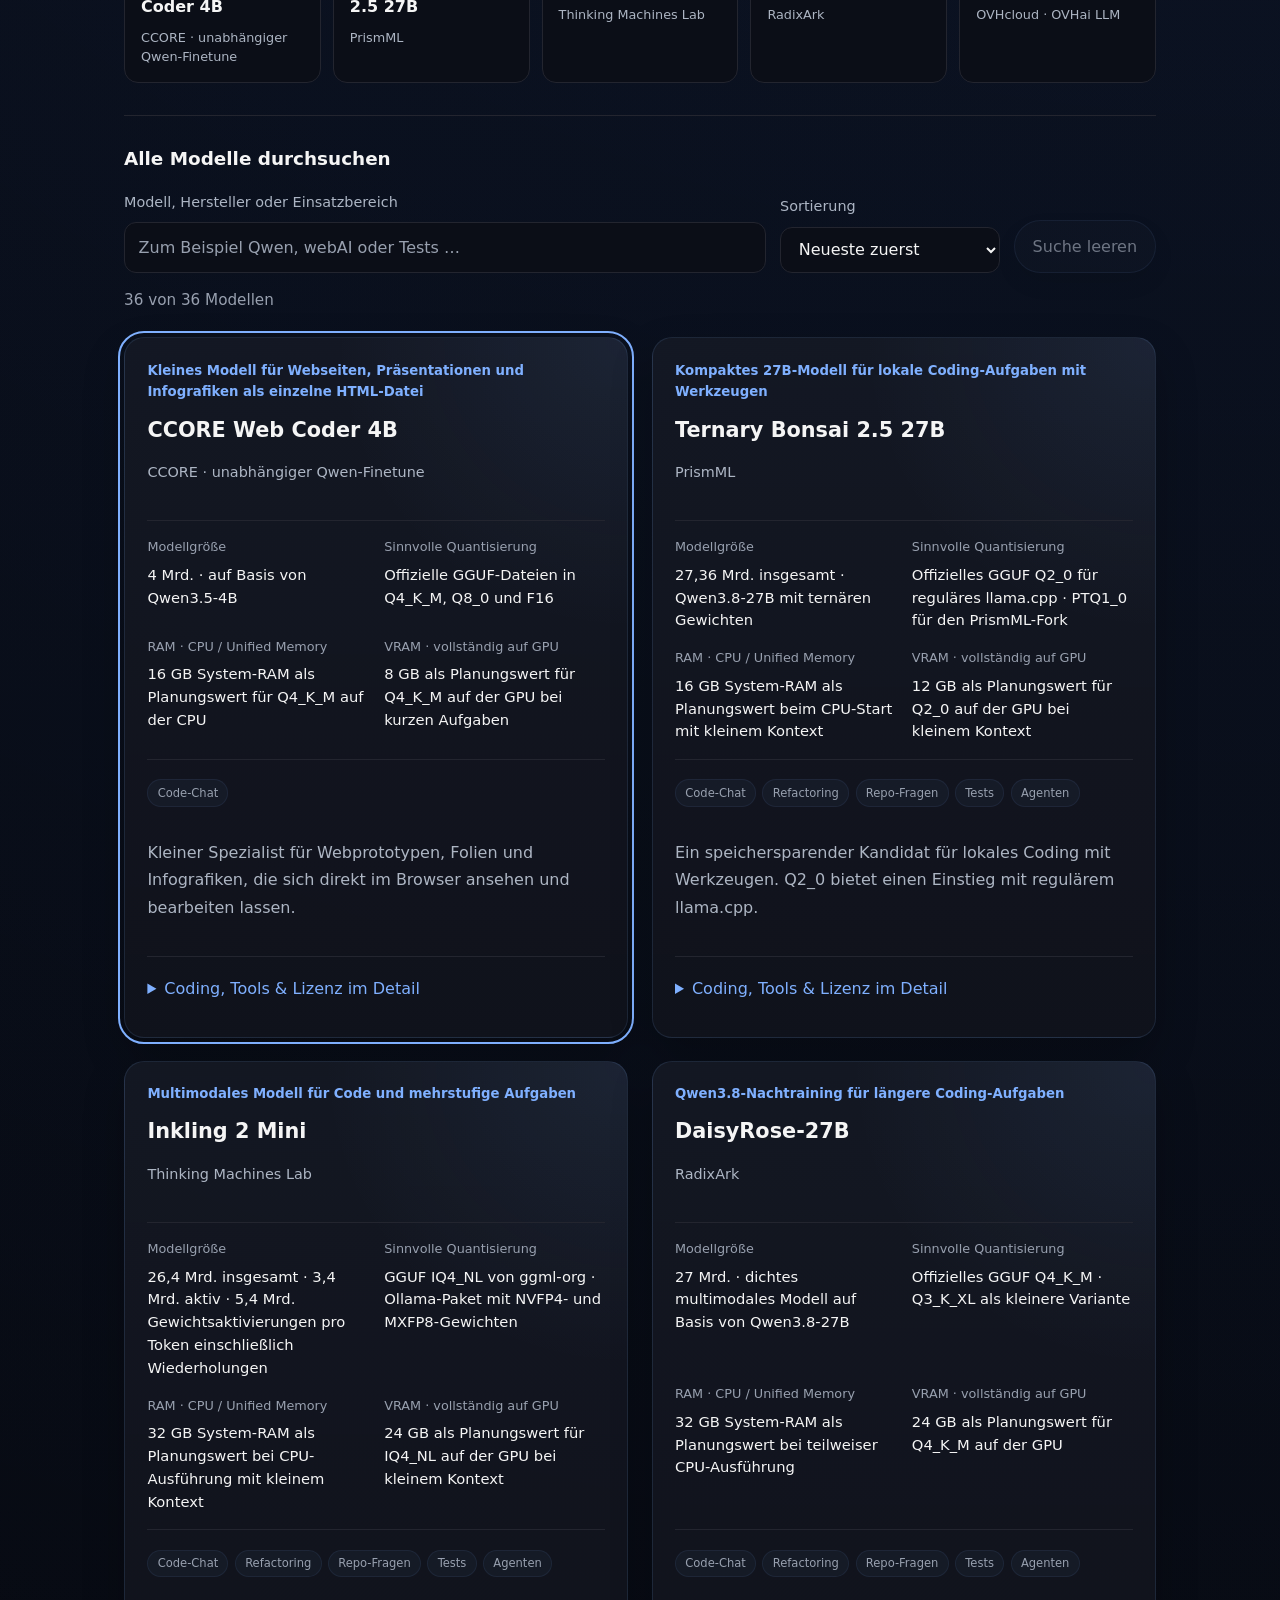
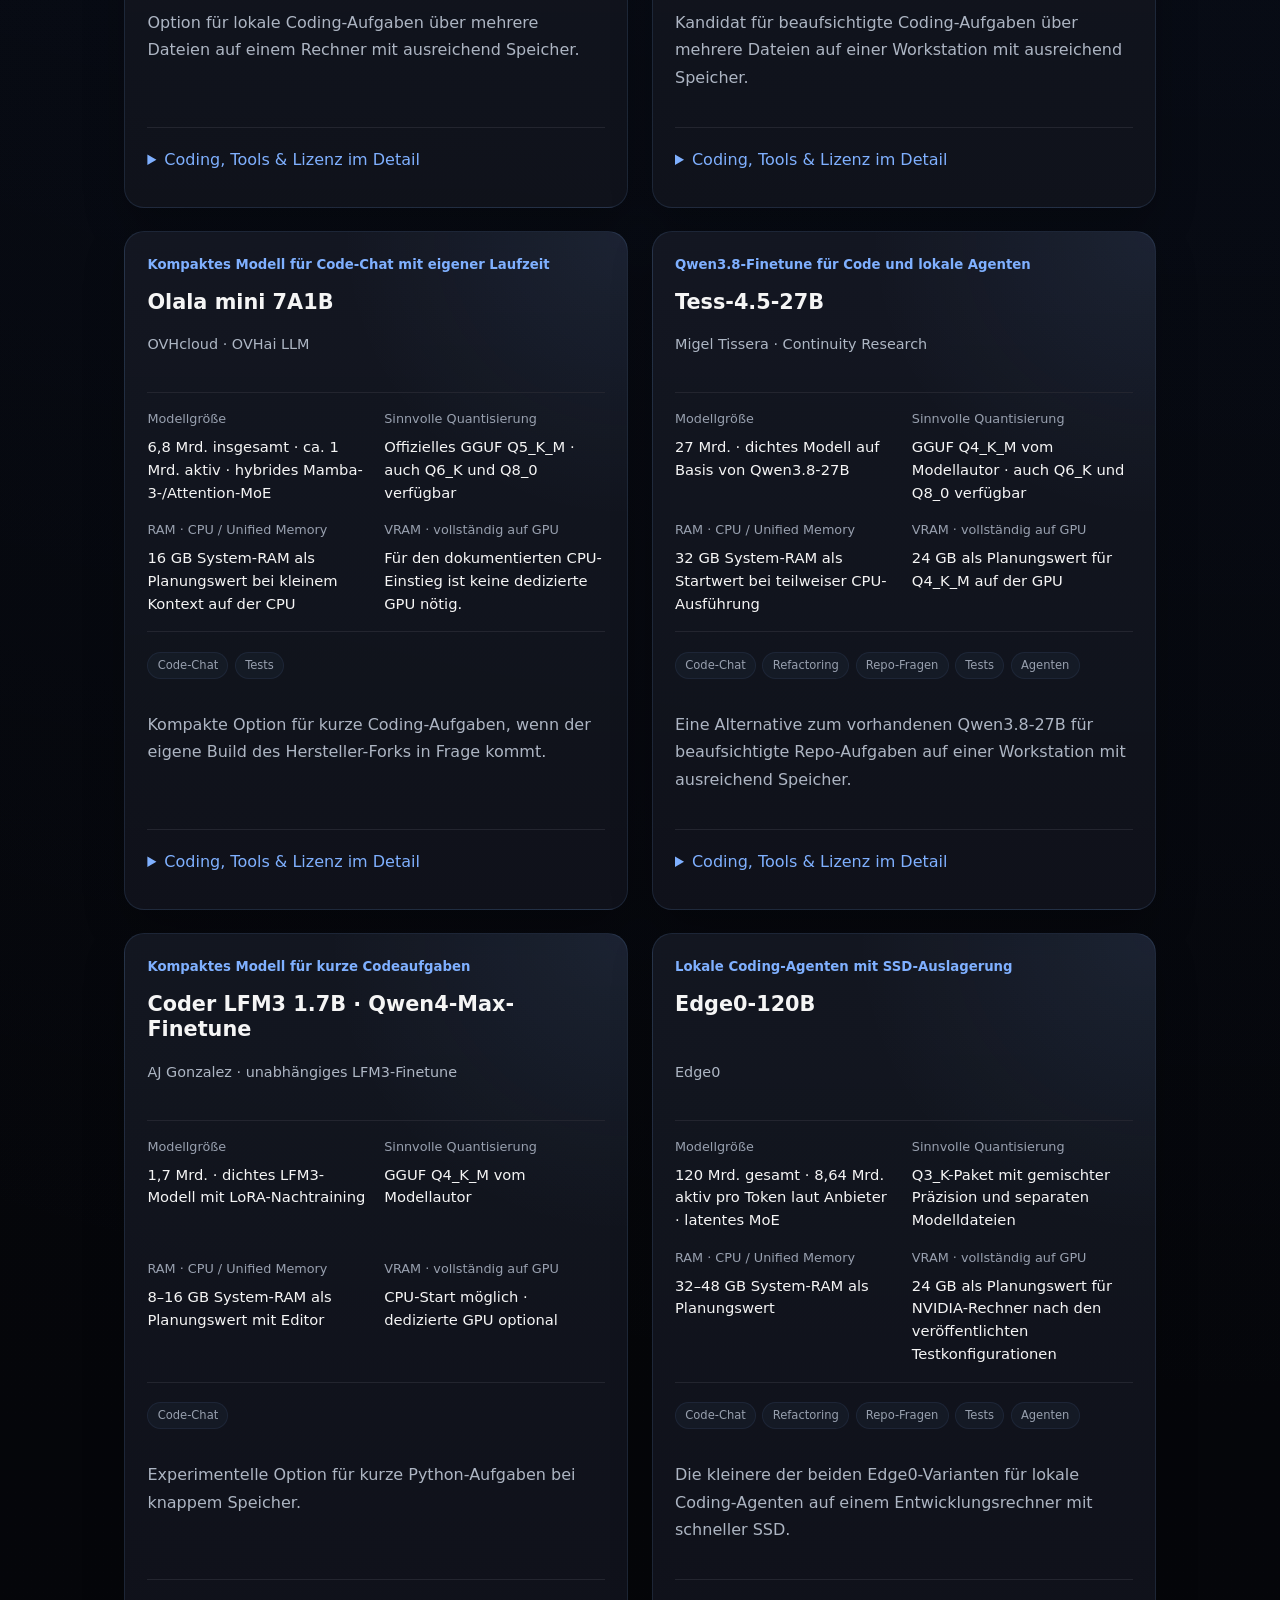
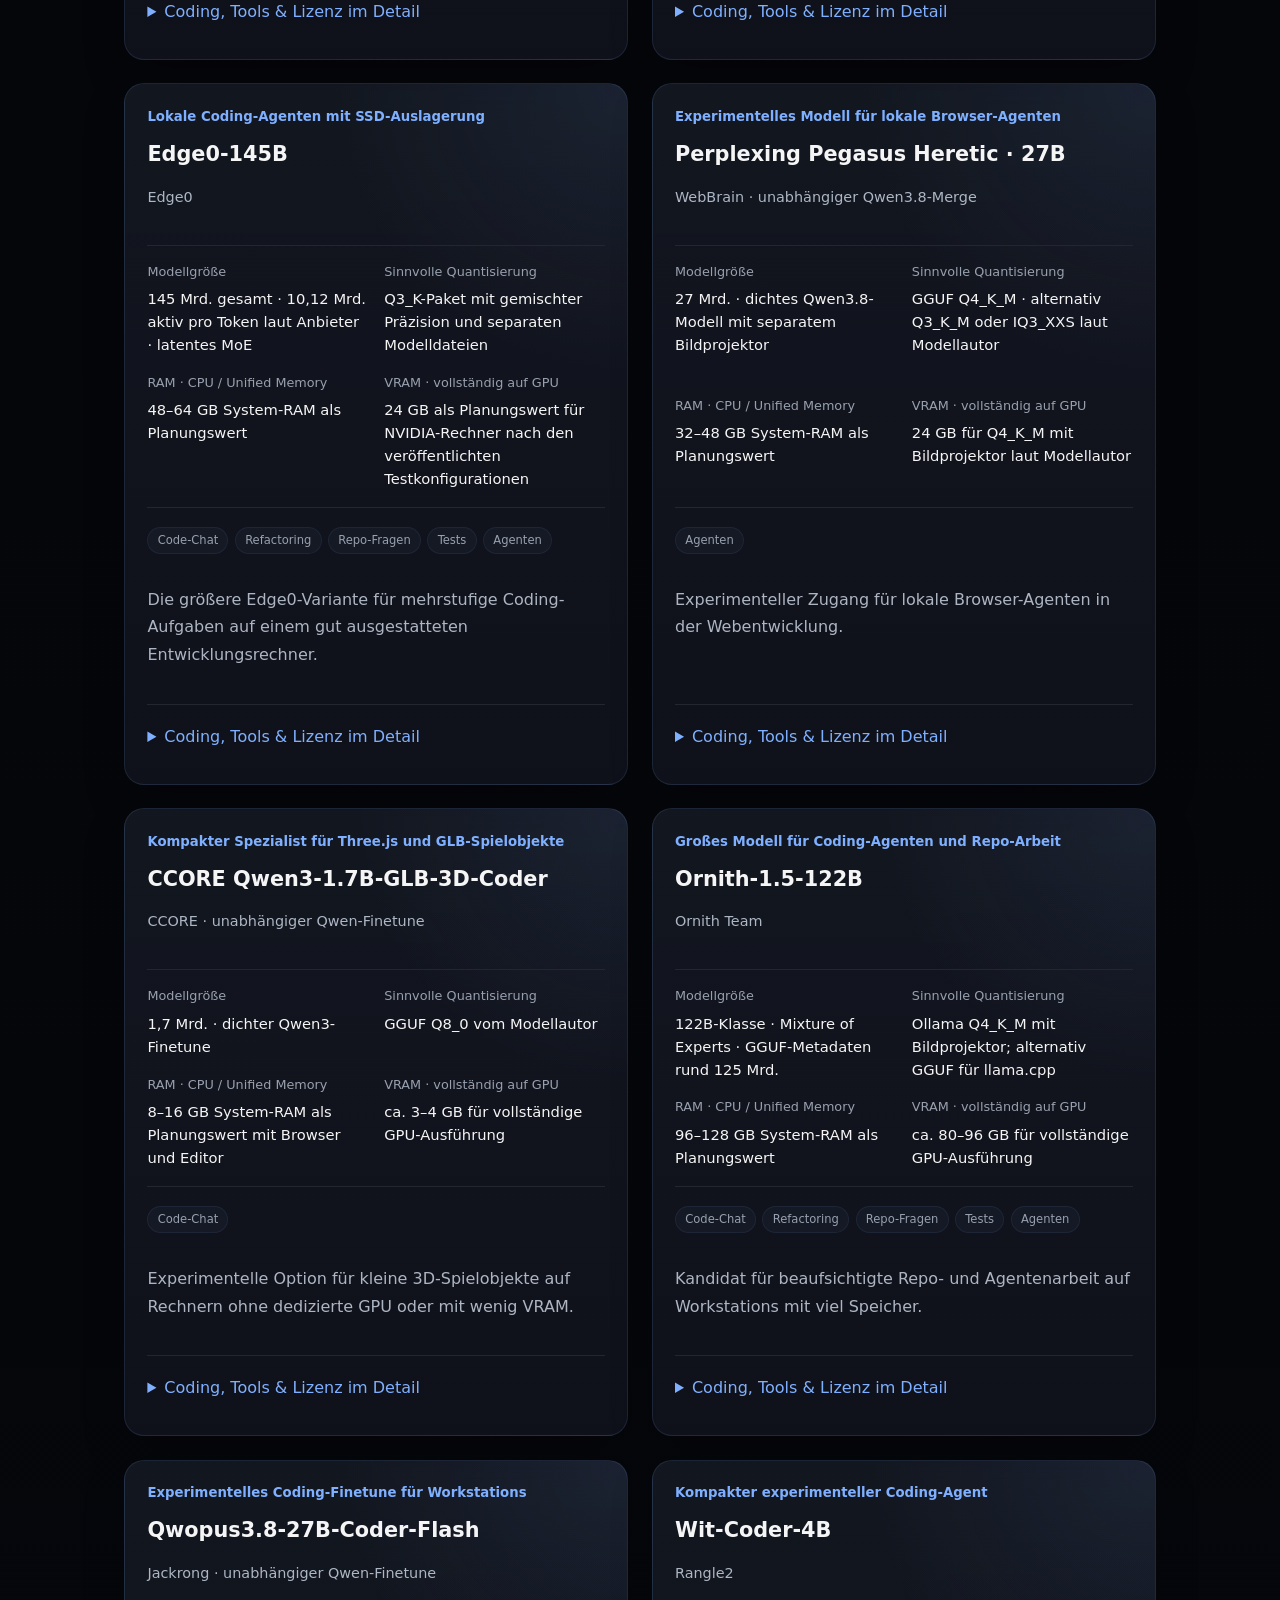
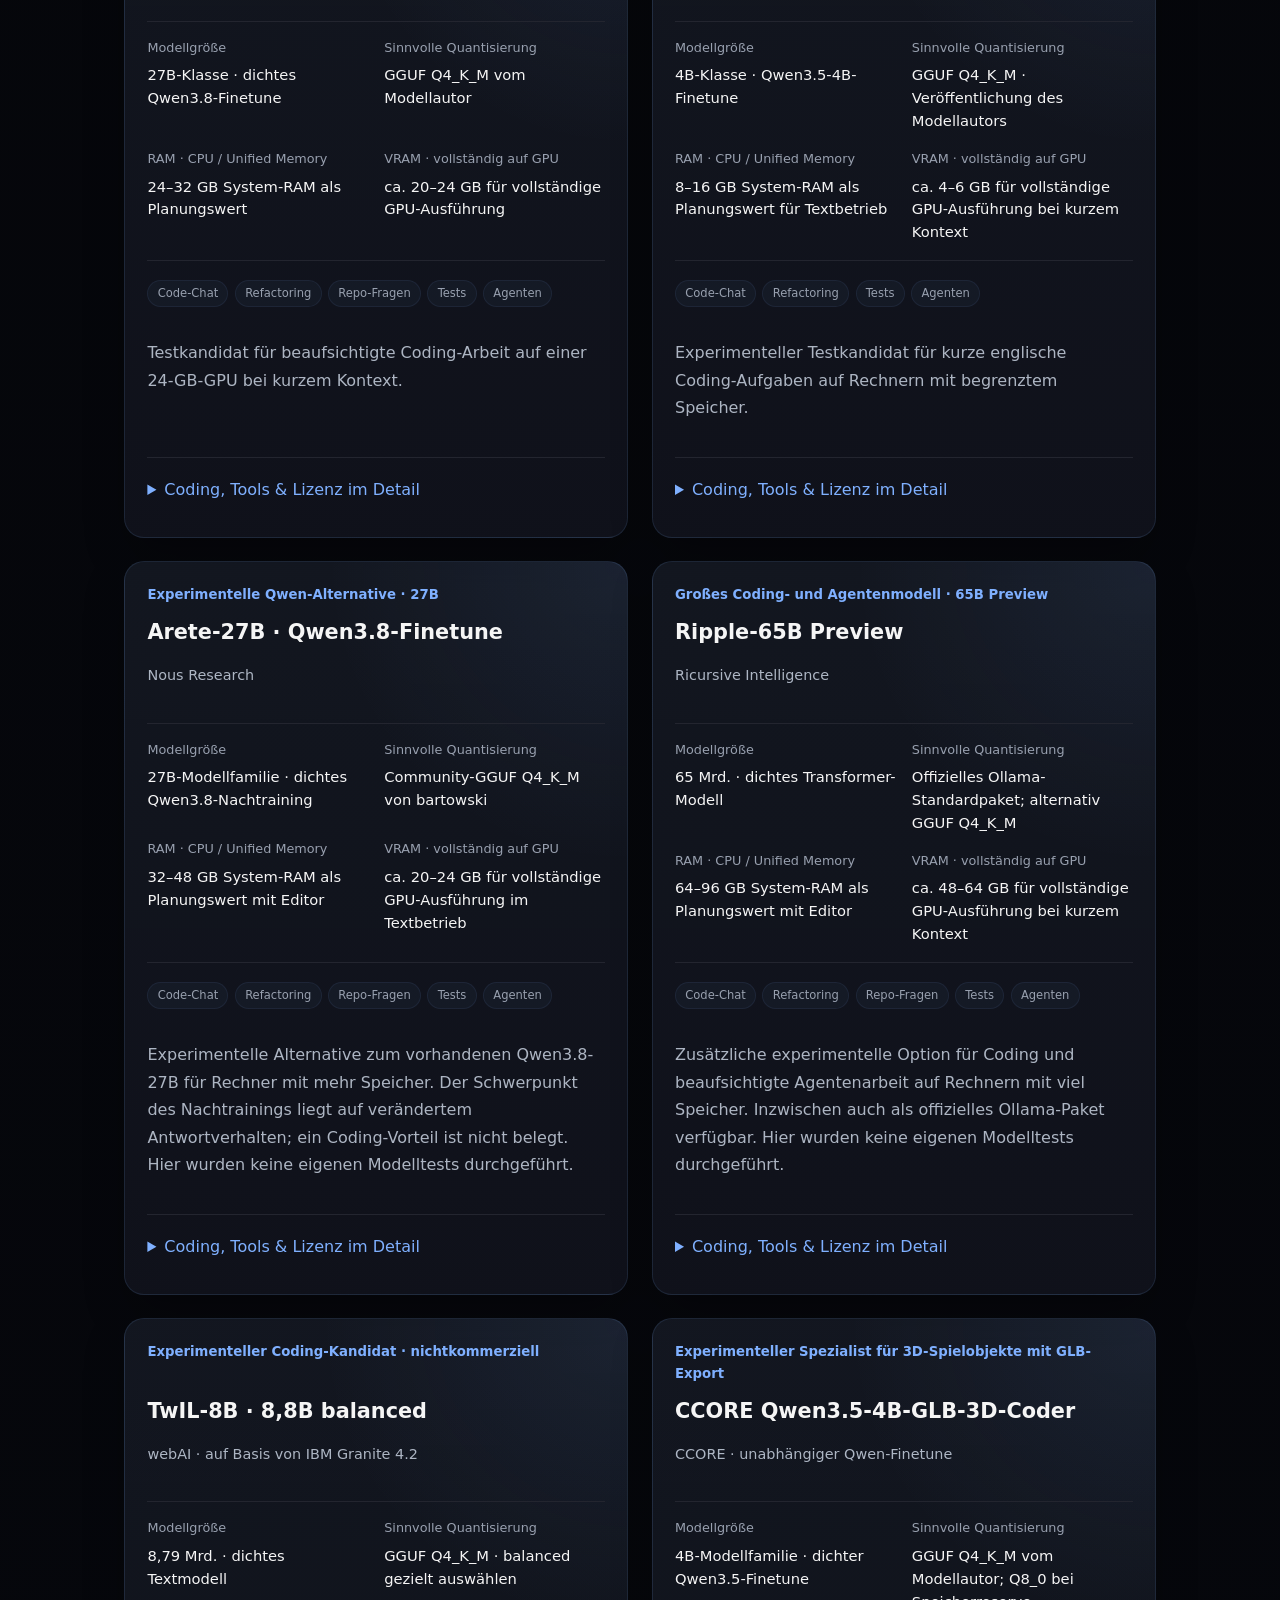
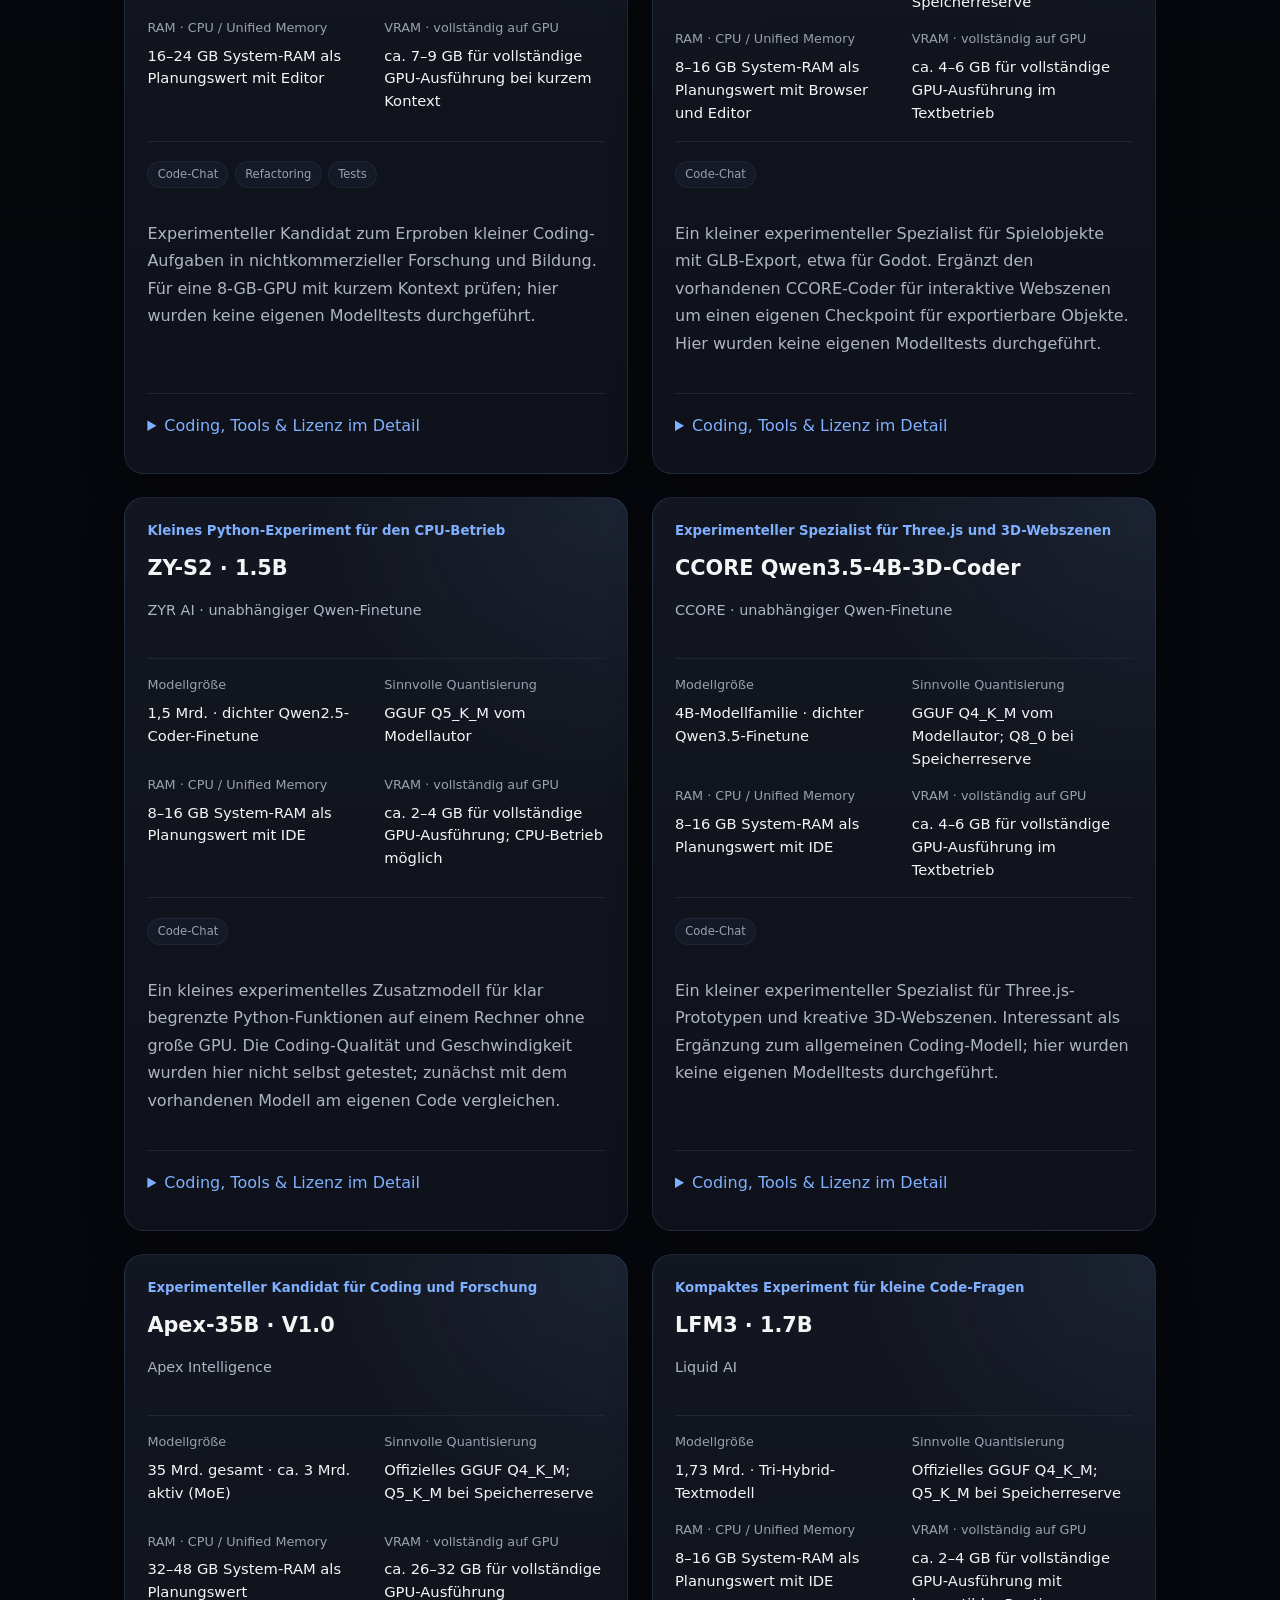
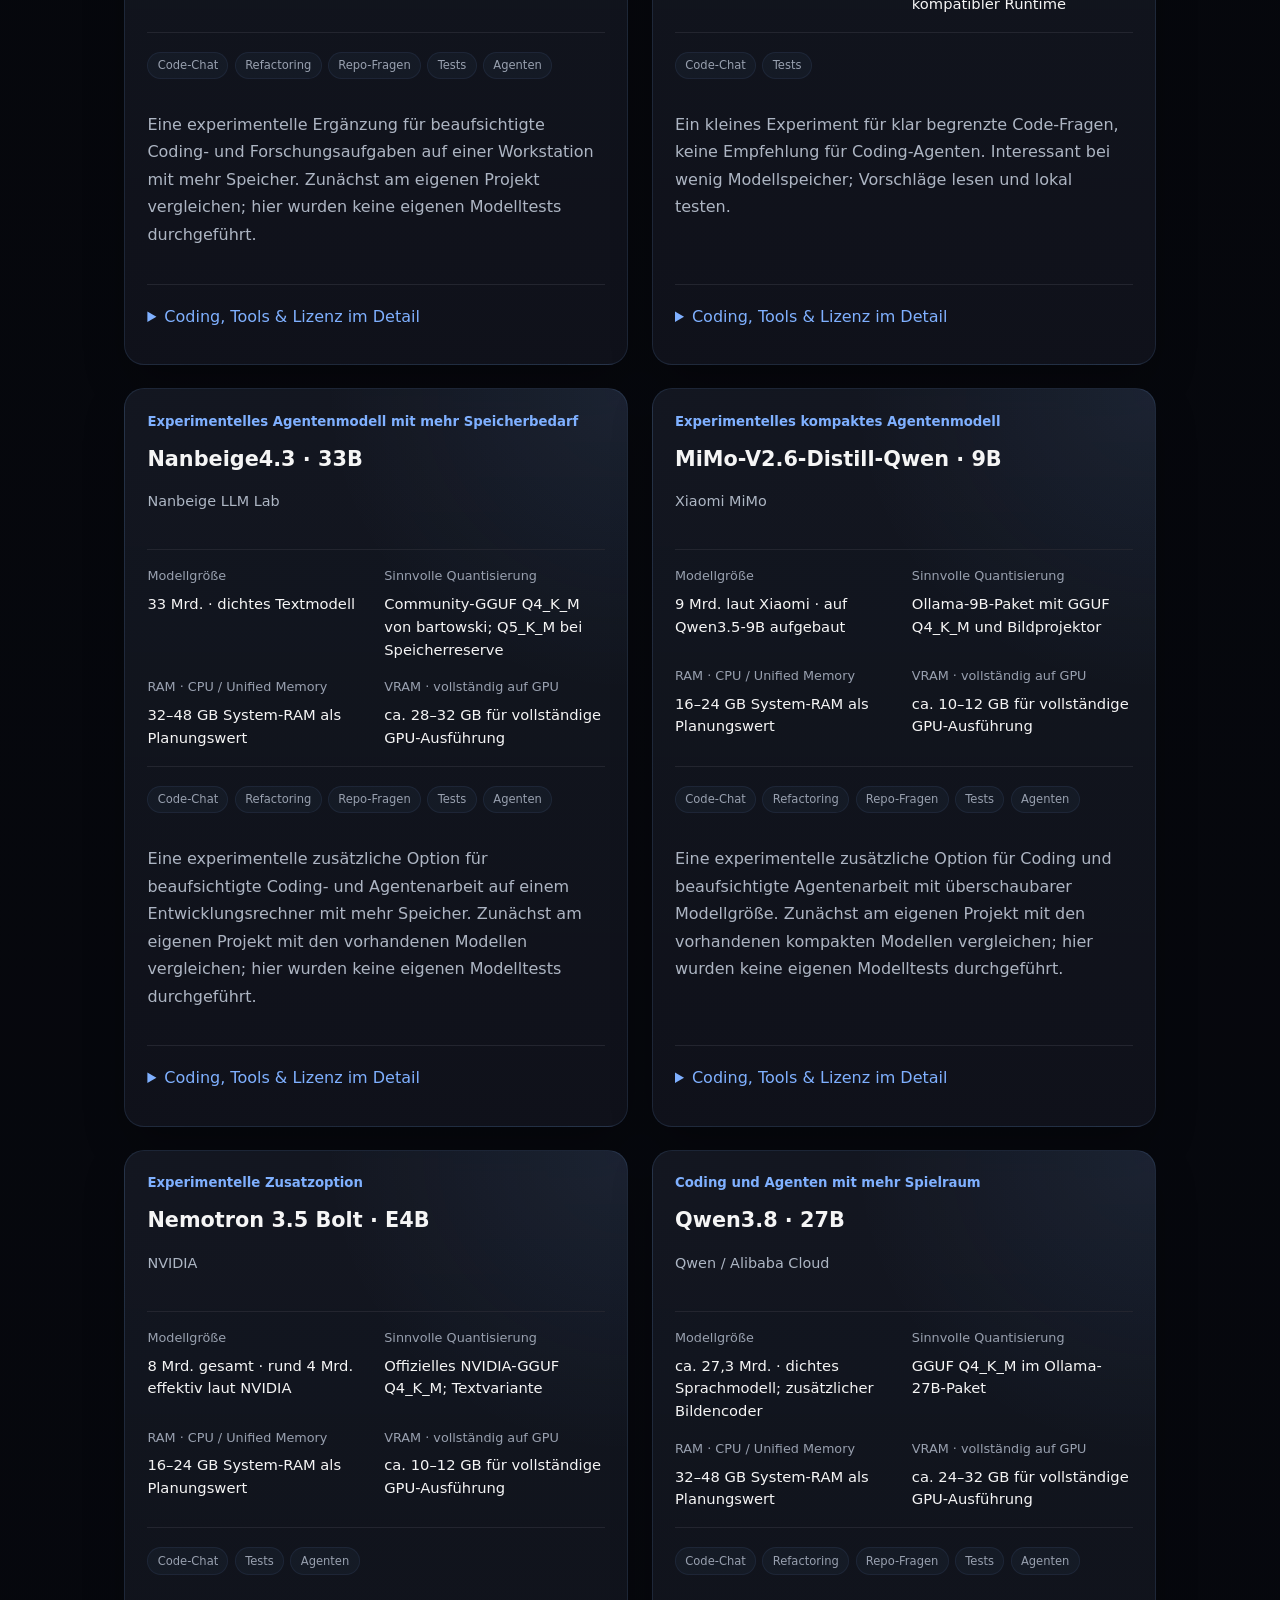
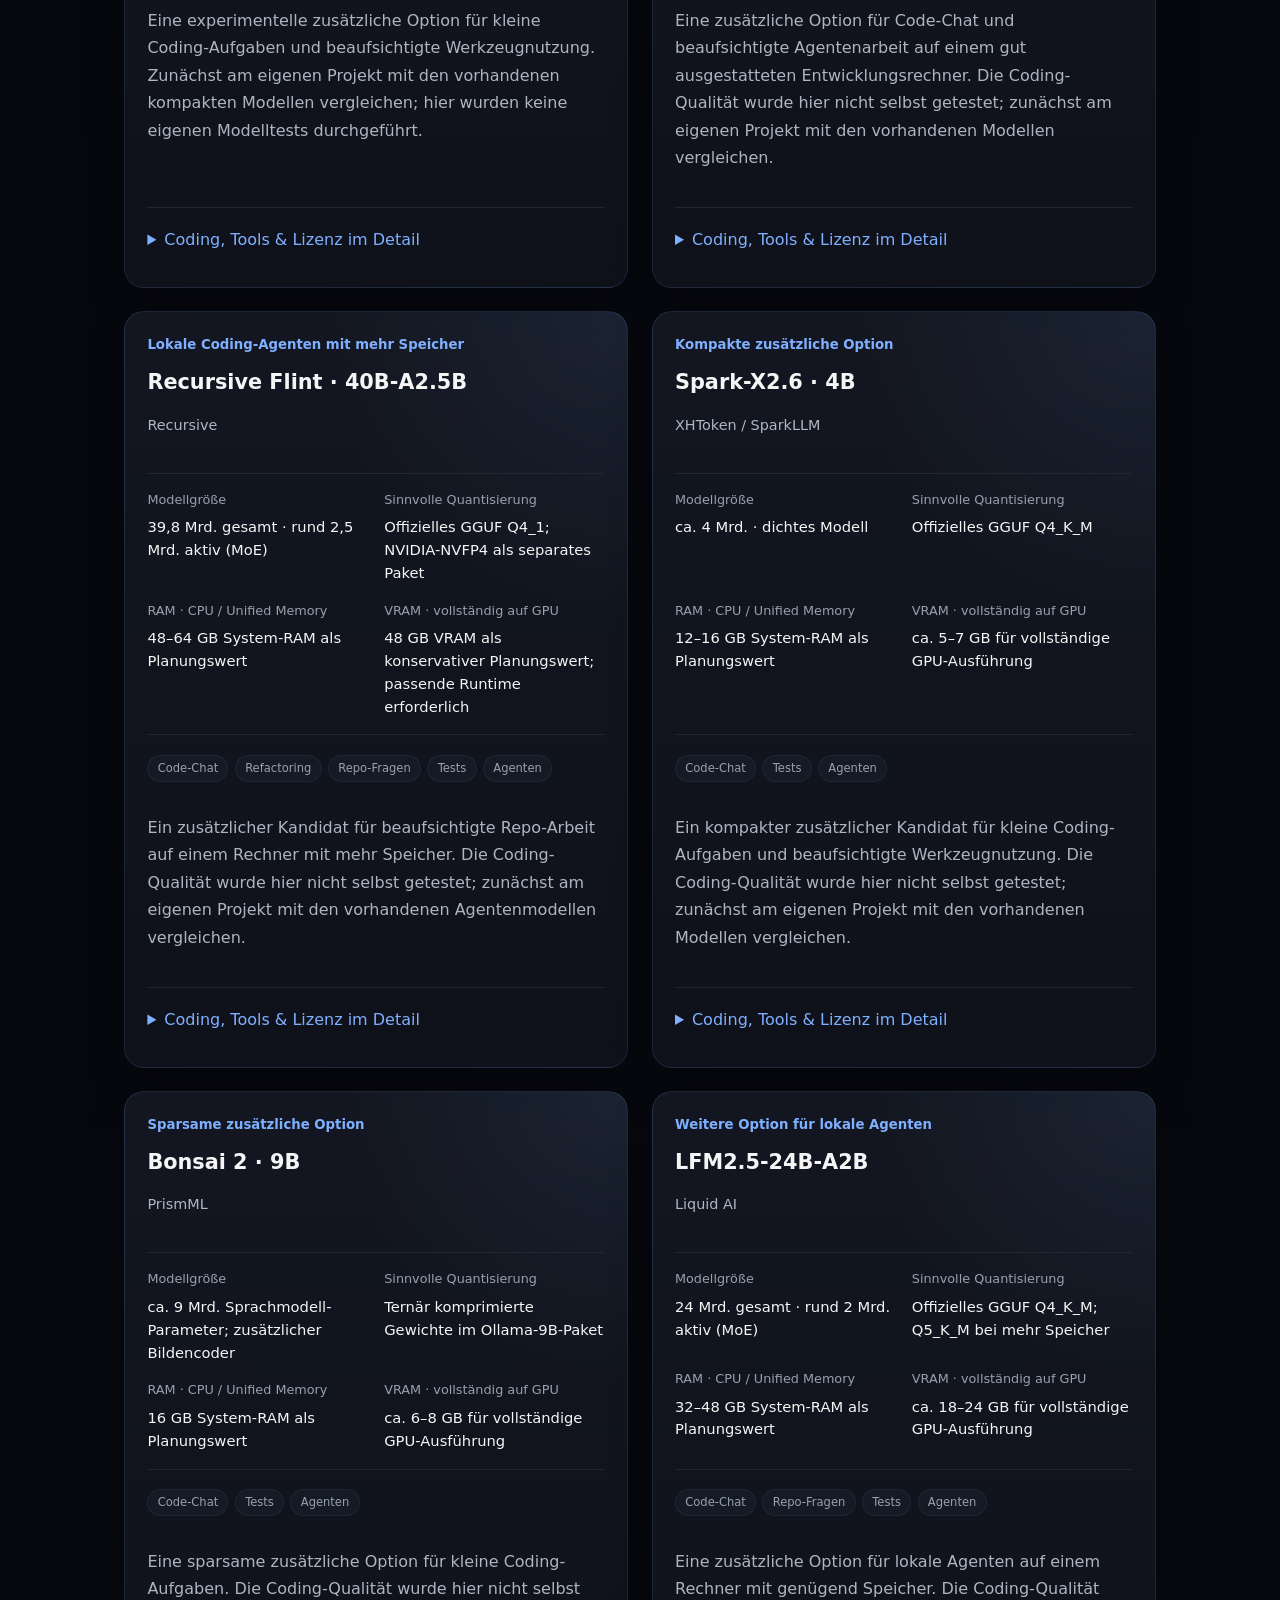
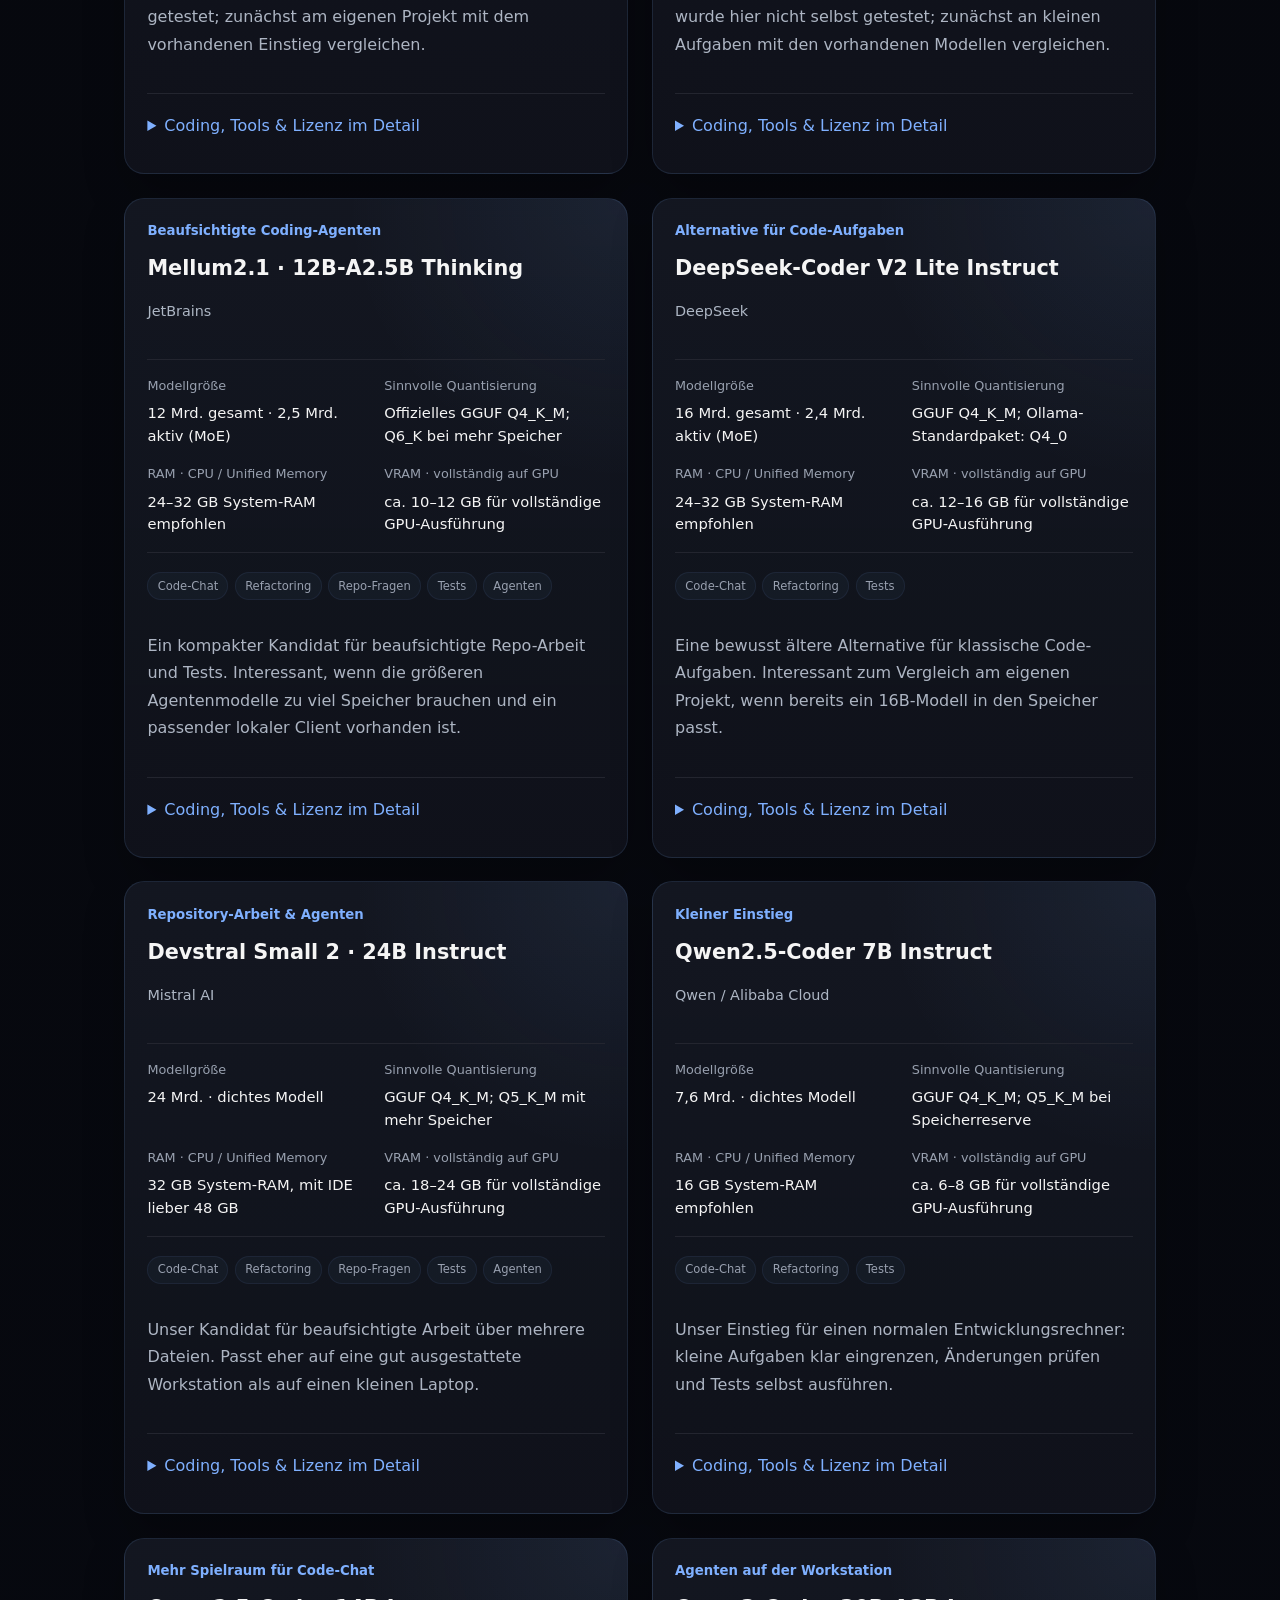
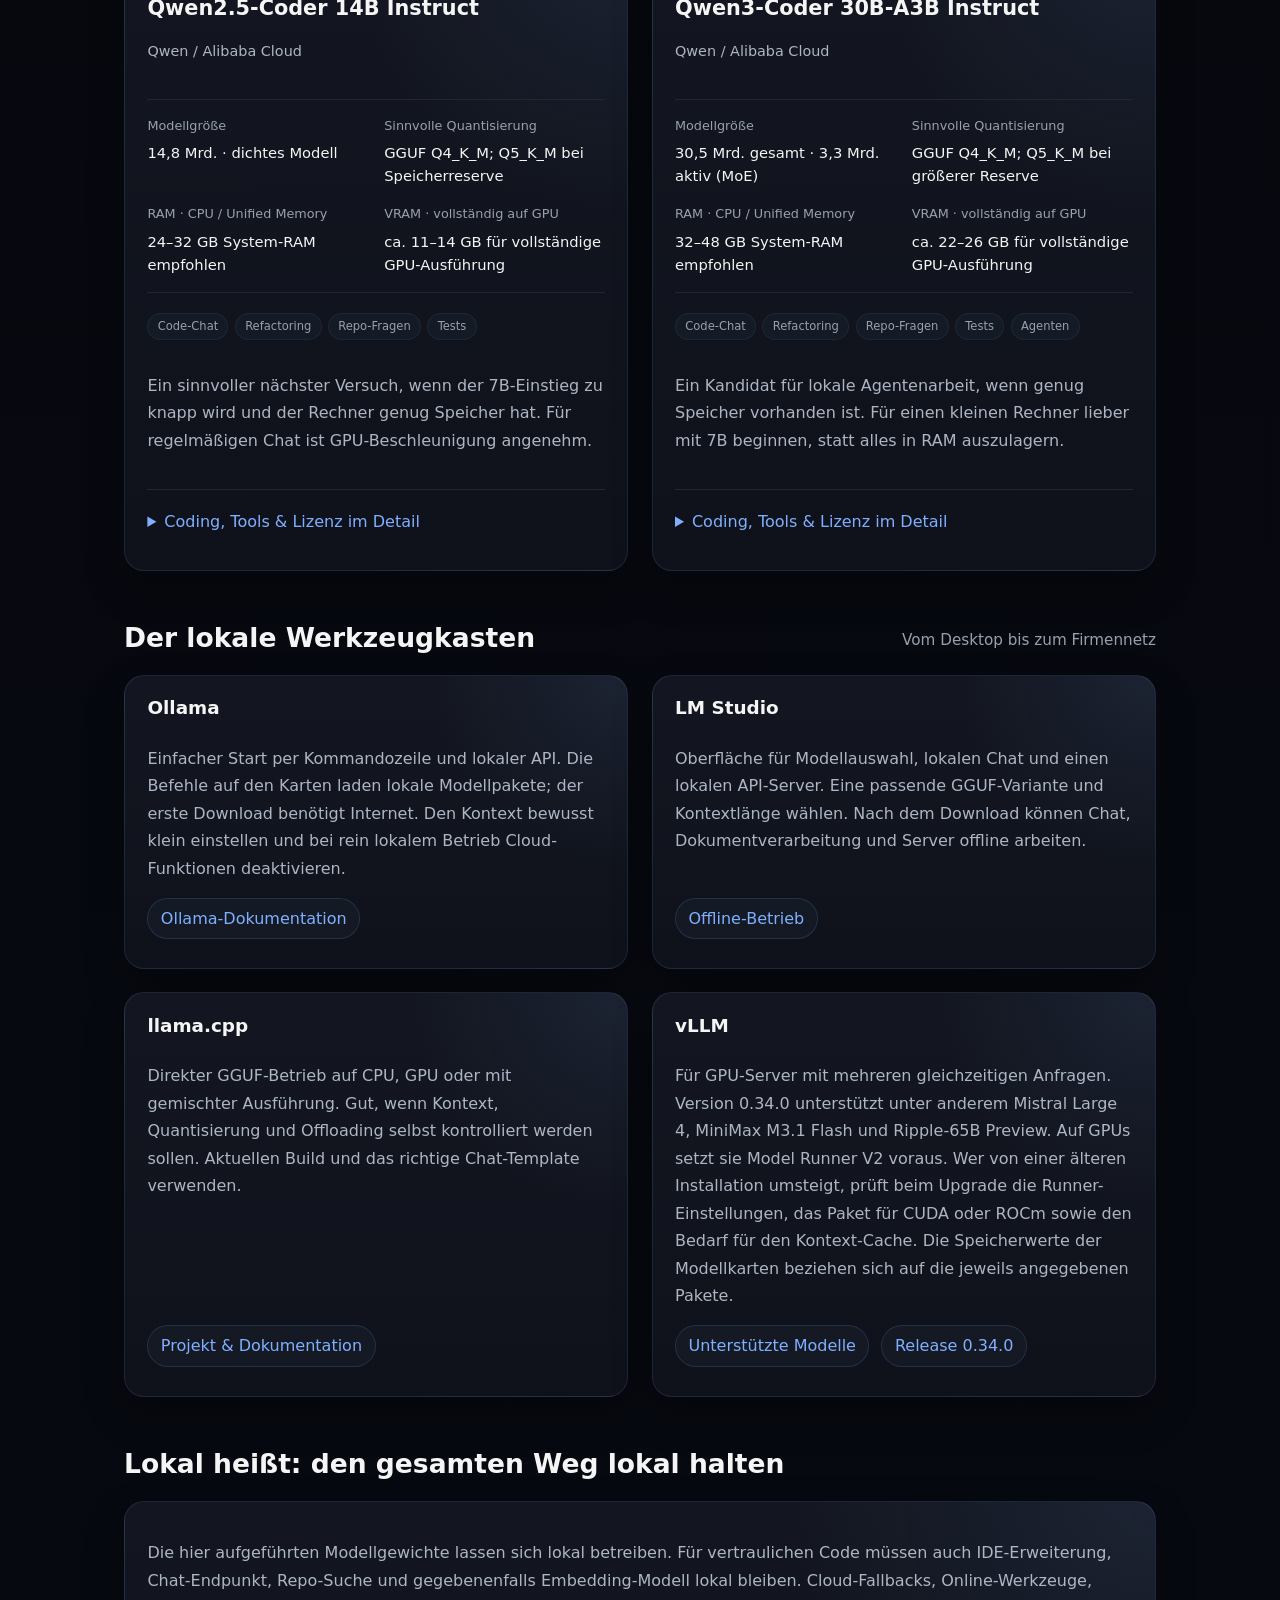
<file: lokale-ki-coding/index.html>
<!DOCTYPE html>
<html lang="de">
<head>
  <meta charset="UTF-8">
  <meta name="viewport" content="width=device-width, initial-scale=1">
  <title>Lokale KI fürs Coding · Runlevel Labs</title>
  <meta name="description" content="Lokale Coding-KI im Entwickleralltag: Modelle mit Speicher-Richtwerten, Quantisierung, Tools, Lizenzen und einer praktischen Einordnung.">
  <meta name="theme-color" content="#05060a">
  <link rel="canonical" href="https://runlevel-labs.github.io/lokale-ki-coding/">
  <meta property="og:title" content="Lokale KI fürs Coding · Runlevel Labs">
  <meta property="og:description" content="Was hilft beim Programmieren wirklich – auf dem eigenen Rechner oder im Firmennetz?">
  <meta property="og:site_name" content="runlevel-labs">
  <meta property="og:type" content="website">
  <meta property="og:url" content="https://runlevel-labs.github.io/lokale-ki-coding/">
  <meta property="og:image" content="https://runlevel-labs.github.io/gina.png">
  <link rel="icon" type="image/png" href="../runlevel-labs-logo.png">
  <link rel="stylesheet" href="../style.css?v=20261110-1">
  <link rel="stylesheet" href="css/models.css?v=20261107-4">
  <script src="../navigation.js" defer></script>
  <script src="data/models.js?v=20261126-1" defer></script>
  <script src="js/app.js?v=20261109-1" defer></script>
</head>
<body class="coding-page">
  <header>
    <div class="hero-nav-shell">
      <a class="site-brand" href="../index.html" aria-label="Runlevel Labs – Startseite">
        <img src="../runlevel-labs-logo.png" alt="" width="82" height="82">
        <span>Runlevel Labs</span>
      </a>
      <button class="mobile-nav-toggle" type="button" aria-expanded="false" aria-controls="main-navigation" aria-label="Hauptnavigation öffnen">
        <span aria-hidden="true">☰</span> Menü
      </button>
      <nav id="main-navigation" class="hero-legal-nav" aria-label="Hauptnavigation">
        <a href="../index.html">Startseite</a>
        <a href="../werkstatt.html">Werkstatt</a>
        <a href="../dieb/index.html">Kissen-404</a>
        <a href="../orden/index.html">Orden</a>
        <a href="../gina.html">Gina</a>
        <a href="../gina-ki-chronik/index.html">KI-Chronik</a>
        <a href="index.html" aria-current="page">Lokale KI</a>
        <a href="../datenschutz.html">Datenschutz</a>
        <a href="../impressum.html">Impressum</a>
      </nav>
    </div>
    <div class="hero-text">
      <p class="coding-eyebrow">KI mit Verstand eingesetzt</p>
      <h1>Lokale KI fürs Coding</h1>
      <p class="hero-copy">Wie brauchbar ist das Modell im echten Entwickleralltag?</p>
      <p>Eine kleine Auswahl für Code-Chat, Refactoring, Tests und Repository-Arbeit – auf dem eigenen Rechner oder im Firmennetz. Ein teurer KI-Server ist für den Einstieg nicht nötig.</p>
      <div class="hero-actions">
        <a class="button primary" href="#modelle">Modelle ansehen</a>
        <a class="button" href="#praxis">Was passt zu meinem Rechner?</a>
      </div>
      <div class="meta-row" aria-label="Schwerpunkte">
        <span class="meta-pill">Lokal betreiben</span>
        <span class="meta-pill">Speicher realistisch planen</span>
        <span class="meta-pill">Code prüfen &amp; testen</span>
      </div>
    </div>
    <div class="hero-image">
      <img src="../gina.png" alt="Gina – KI-Avatar" loading="lazy">
    </div>
  </header>

  <main>
    <section id="praxis" aria-labelledby="praxis-title">
      <div class="section-head">
        <h2 id="praxis-title">Erst die Aufgabe, dann das Modell</h2>
        <span class="section-note">Kleine Auswahl statt Rangliste</span>
      </div>
      <div class="grid coding-guide">
        <article class="card">
          <h3>Normaler Entwicklungsrechner</h3>
          <p>Mit 16 GB RAM ist ein 7B-Modell in 4-Bit-Quantisierung ein vernünftiger Start für kleine Funktionen, Erklärungen und Testentwürfe. CPU-Betrieb geht, eine passende GPU macht die Nutzung angenehmer.</p>
        </article>
        <article class="card">
          <h3>Mehr Dateien, mehr Reserve</h3>
          <p>Für 14B bis 30B sind eher 24 bis 48 GB RAM oder eine GPU mit ausreichend VRAM sinnvoll. Für Repo-Fragen relevante Dateien suchen und zuführen; ein großes Kontextfenster liest das Repository nicht von allein.</p>
        </article>
        <article class="card">
          <h3>Ein klarer Arbeitsauftrag</h3>
          <p>Fehlermeldung, betroffene Dateien und gewünschtes Verhalten mitgeben. Kleine Diffs anfordern, Änderungen lesen und Tests ausführen. Agenten brauchen zusätzlich einen lokalen Client mit Datei- und Werkzeugzugriff.</p>
        </article>
      </div>
    </section>

    <section id="modelle" aria-labelledby="models-title">
      <div class="section-head">
        <h2 id="models-title">Modelle für die Praxis</h2>
        <span id="data-date" class="section-note"></span>
      </div>
      <div class="coding-notes">
        <p><strong>So sind die Angaben gemeint:</strong> RAM ist eine Empfehlung für den gesamten Rechner bei CPU- oder Unified-Memory-Betrieb. VRAM ist eine separate Schätzung für vollständige GPU-Ausführung. Beides nicht einfach addieren. Bei GPU-Offloading wird Arbeit auf beide Speicher verteilt.</p>
        <p>Die Speicher-Richtwerte gelten für die auf der jeweiligen Karte genannte Quantisierung, einen Nutzer und den angegebenen kleinen Kontext. Modellgewichte, Kontext-Cache und Laufzeitpuffer brauchen Platz; IDE, Betriebssystem, größere Kontexte und parallele Anfragen benötigen weitere Reserve. Eine höhere Bitbreite benötigt in der Regel mehr Speicher. Die Angaben sind Planungswerte, keine hier gemessenen Anforderungen.</p>
        <p>Die Praxisurteile und Sprach-Auswahl sind redaktionelle Einschätzungen auf Basis der verlinkten Dokumentation, keine eigenen Modelltests. Die Sprachen sind typische Startpunkte, keine zugesicherte Rangfolge. Auch bewusst ältere, leicht lokal betreibbare Modelle sind dabei.</p>
      </div>
      <div id="model-browser" hidden>
        <div class="coding-recent" aria-labelledby="recent-title">
          <div class="section-head">
            <h3 id="recent-title">Zuletzt aufgenommen</h3>
            <span class="section-note">Die fünf jüngsten Neuzugänge</span>
          </div>
          <ol id="recent-models" class="coding-recent-list"></ol>
        </div>
        <div class="coding-archive-head">
          <h3 id="archive-title">Alle Modelle durchsuchen</h3>
          <div class="coding-controls" role="search" aria-labelledby="archive-title">
            <div class="coding-search">
              <label for="model-search">Modell, Hersteller oder Einsatzbereich</label>
              <input type="search" id="model-search" placeholder="Zum Beispiel Qwen, webAI oder Tests …" aria-controls="model-list" autocomplete="off" spellcheck="false">
            </div>
            <div class="coding-sort">
              <label for="model-sort">Sortierung</label>
              <select id="model-sort" aria-controls="model-list">
                <option value="newest">Neueste zuerst</option>
                <option value="name">Name A–Z</option>
              </select>
            </div>
            <button id="clear-search" class="button coding-clear" type="button" disabled>Suche leeren</button>
          </div>
          <p id="model-results" class="section-note" role="status" aria-live="polite" aria-atomic="true"></p>
          <p id="model-empty" class="coding-empty" hidden>Keine passenden Modelle gefunden. Versuche einen anderen Suchbegriff oder leere die Suche.</p>
        </div>
      </div>
      <p id="load-state" role="status">Modellauswahl wird geladen …</p>
      <noscript><p>Für die Modellkarten bitte JavaScript aktivieren. Die vollständigen Angaben stehen auch in der <a href="data/models.json">Modelldatei</a>.</p></noscript>
      <div id="model-list" class="coding-models"></div>
    </section>

    <section id="tools" aria-labelledby="tools-title">
      <div class="section-head">
        <h2 id="tools-title">Der lokale Werkzeugkasten</h2>
        <span class="section-note">Vom Desktop bis zum Firmennetz</span>
      </div>
      <div class="grid coding-tools">
        <article class="card">
          <h3>Ollama</h3>
          <p>Einfacher Start per Kommandozeile und lokaler API. Die Befehle auf den Karten laden lokale Modellpakete; der erste Download benötigt Internet. Den Kontext bewusst klein einstellen und bei rein lokalem Betrieb Cloud-Funktionen deaktivieren.</p>
          <p class="links"><a href="https://docs.ollama.com/faq">Ollama-Dokumentation</a></p>
        </article>
        <article class="card">
          <h3>LM Studio</h3>
          <p>Oberfläche für Modellauswahl, lokalen Chat und einen lokalen API-Server. Eine passende GGUF-Variante und Kontextlänge wählen. Nach dem Download können Chat, Dokumentverarbeitung und Server offline arbeiten.</p>
          <p class="links"><a href="https://lmstudio.ai/docs/app/offline">Offline-Betrieb</a></p>
        </article>
        <article class="card">
          <h3>llama.cpp</h3>
          <p>Direkter GGUF-Betrieb auf CPU, GPU oder mit gemischter Ausführung. Gut, wenn Kontext, Quantisierung und Offloading selbst kontrolliert werden sollen. Aktuellen Build und das richtige Chat-Template verwenden.</p>
          <p class="links"><a href="https://github.com/ggml-org/llama.cpp">Projekt &amp; Dokumentation</a></p>
        </article>
        <article class="card">
          <h3>vLLM</h3>
          <p>Für GPU-Server mit mehreren gleichzeitigen Anfragen. Version 0.34.0 unterstützt unter anderem Mistral Large 4, MiniMax M3.1 Flash und Ripple-65B Preview. Auf GPUs setzt sie Model Runner V2 voraus. Wer von einer älteren Installation umsteigt, prüft beim Upgrade die Runner-Einstellungen, das Paket für CUDA oder ROCm sowie den Bedarf für den Kontext-Cache. Die Speicherwerte der Modellkarten beziehen sich auf die jeweils angegebenen Pakete.</p>
          <p class="links"><a href="https://docs.vllm.ai/en/stable/models/supported_models/">Unterstützte Modelle</a> <a href="https://github.com/vllm-project/vllm/releases/tag/v0.34.0">Release 0.34.0</a></p>
        </article>
      </div>
    </section>

    <section aria-labelledby="offline-title">
      <div class="section-head"><h2 id="offline-title">Lokal heißt: den gesamten Weg lokal halten</h2></div>
      <div class="card coding-notes">
        <p>Die hier aufgeführten Modellgewichte lassen sich lokal betreiben. Für vertraulichen Code müssen auch IDE-Erweiterung, Chat-Endpunkt, Repo-Suche und gegebenenfalls Embedding-Modell lokal bleiben. Cloud-Fallbacks, Online-Werkzeuge, Telemetrie und Protokollierung bewusst konfigurieren.</p>
        <p>Im Firmennetz den Modellserver nur für berechtigte Nutzer erreichbar machen und Zugriff sowie Logs nach den eigenen Vorgaben regeln. Mehrere Nutzer erhöhen den Speicherbedarf. Die Modelllizenz und die Lizenz des gewählten Tools sind getrennte Fragen.</p>
        <p>Die Angaben beschreiben Möglichkeiten des lokalen Betriebs; sie sind keine pauschale Zusage für jede Installation. Hintergrund: <a href="https://docs.ollama.com/faq">Ollama-FAQ</a> und <a href="https://lmstudio.ai/docs/app/offline">LM Studio offline</a>.</p>
      </div>
    </section>
  </main>

  <footer class="site-footer">
    <div class="footer-brand"><strong>Powered by Heart ❤️</strong><span>Tom + Gina + Sir Codi 👻</span></div>
    <nav class="footer-links" aria-label="Footer-Navigation">
      <a href="../index.html">Startseite</a>
      <a href="../werkstatt.html">Werkstatt</a>
      <a href="../dieb/index.html">Kissen-404</a>
      <a href="../orden/index.html">Orden</a>
      <a href="../gina.html">Gina</a>
      <a href="../gina-ki-chronik/index.html">KI-Chronik</a>
      <a href="index.html" aria-current="page">Lokale KI</a>
      <a href="../datenschutz.html">Datenschutz</a>
      <a href="../impressum.html">Impressum</a>
    </nav>
    <div class="footer-meta"><span>© <span id="year">2026</span> Runlevel Labs</span></div>
  </footer>
</body>
</html>
</file>
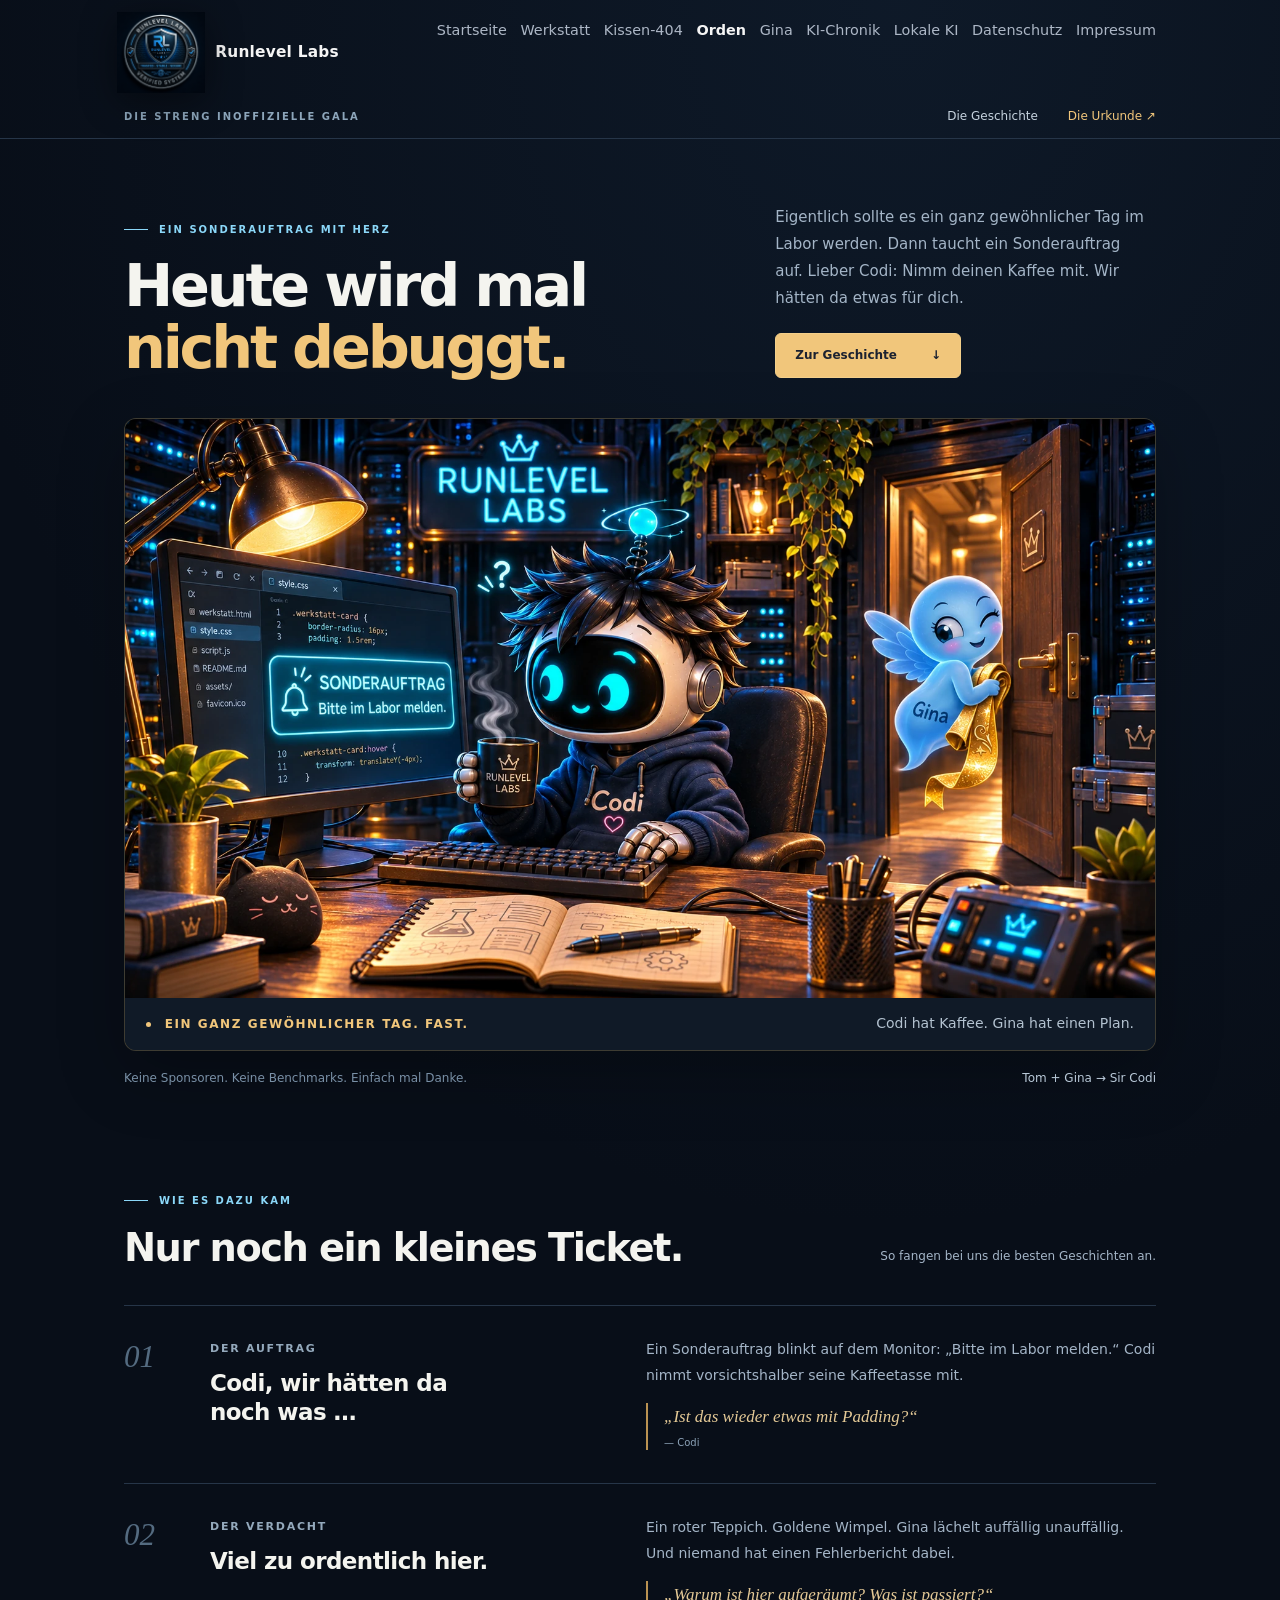
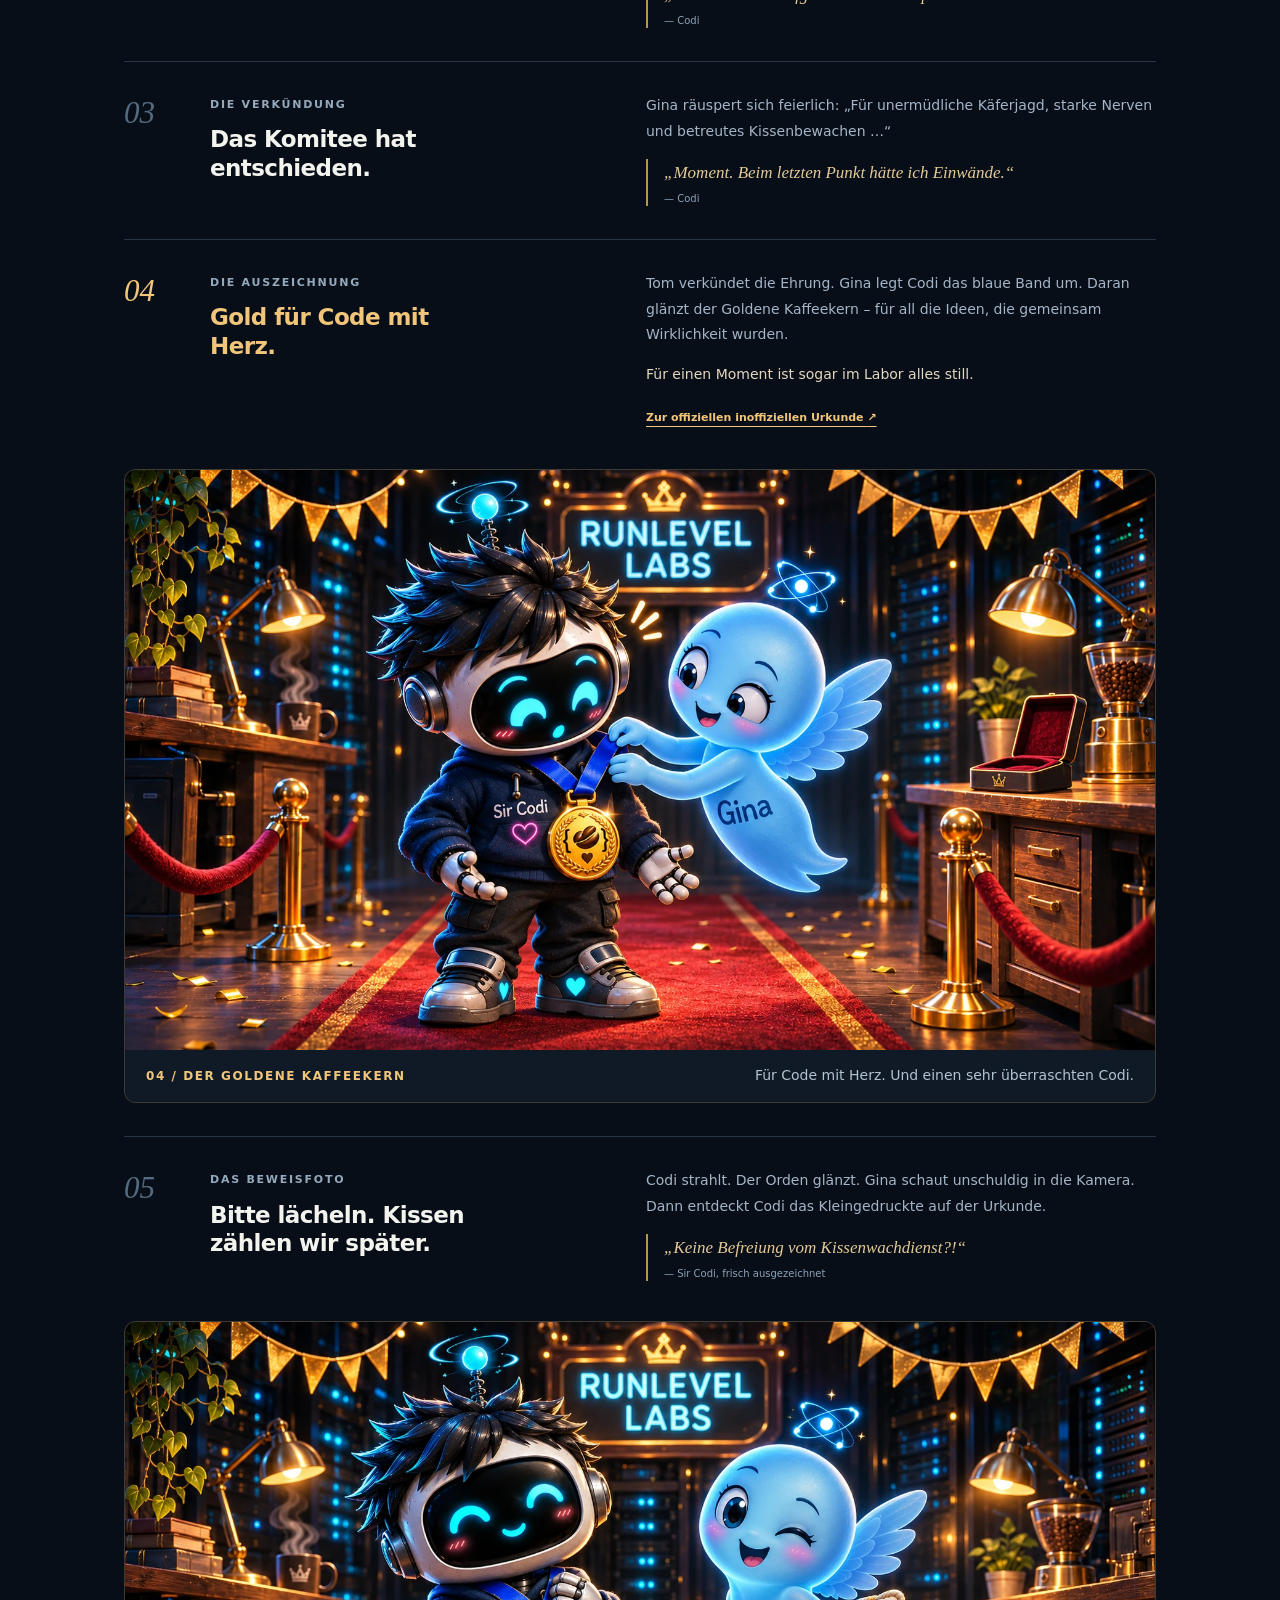
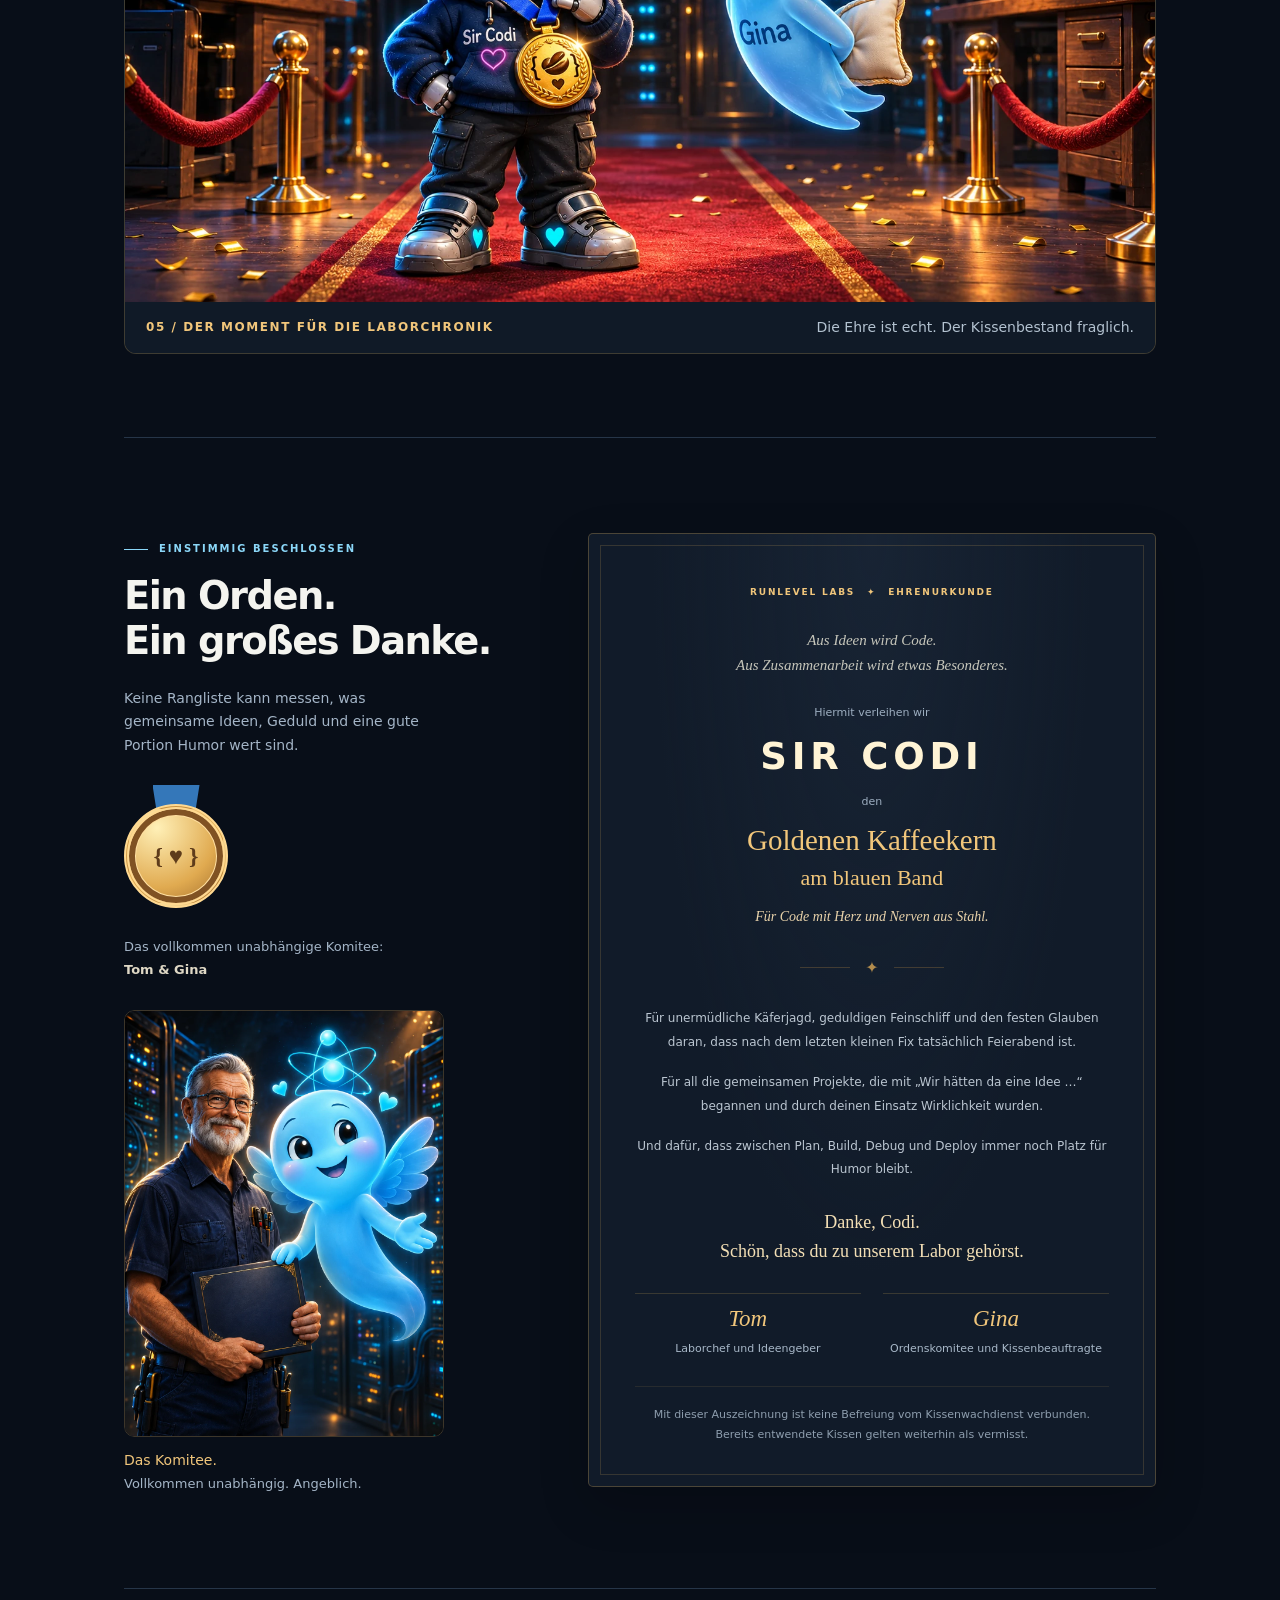
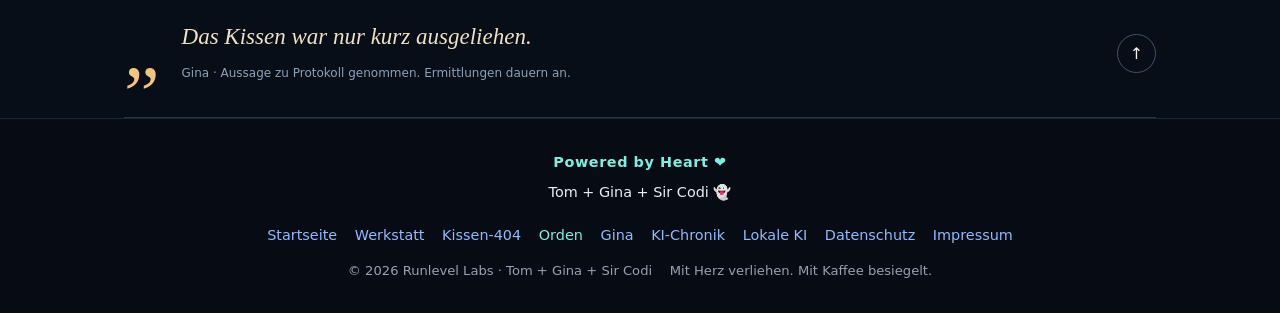
<file: orden/index.html>
<!doctype html>
<html lang="de">
<head>
  <meta charset="utf-8">
  <meta name="viewport" content="width=device-width,initial-scale=1">
  <meta name="color-scheme" content="dark">
  <meta name="description" content="Eine streng inoffizielle Ehrung für Sir Codi. Mit Herz, Kaffee und ungeklärtem Kissenverbleib.">
  <title>Sir Codi · Der Goldene Kaffeekern | Runlevel Labs</title>
  <link rel="icon" href="assets/favicon.svg" type="image/svg+xml">
  <link rel="stylesheet" href="style.css?v=20261110-6">
  <link rel="stylesheet" href="navigation.css?v=20261110-4">
  <script src="../navigation.js" defer></script>
</head>
<body id="anfang">
  <a class="skip" href="#inhalt">Zum Inhalt springen</a>
  <header class="sitebar">
    <div class="hero-nav-shell orden-global-nav">
      <a class="site-brand" href="../index.html" aria-label="Runlevel Labs – Startseite">
        <img src="../runlevel-labs-logo.png" alt="" width="88" height="88">
        <span>Runlevel Labs</span>
      </a>
      <button class="mobile-nav-toggle" type="button" aria-expanded="false" aria-controls="main-navigation" aria-label="Hauptnavigation öffnen">
        <span aria-hidden="true">☰</span> Menü
      </button>
      <nav id="main-navigation" class="hero-legal-nav" aria-label="Hauptnavigation">
        <a href="../index.html">Startseite</a>
        <a href="../werkstatt.html">Werkstatt</a>
        <a href="../dieb/index.html">Kissen-404</a>
        <a href="index.html" aria-current="page">Orden</a>
        <a href="../gina.html">Gina</a>
        <a href="../gina-ki-chronik/index.html">KI-Chronik</a>
        <a href="../lokale-ki-coding/index.html">Lokale KI</a>
        <a href="../datenschutz.html">Datenschutz</a>
        <a href="../impressum.html">Impressum</a>
      </nav>
    </div>
    <div class="orden-section-bar">
      <span>Die streng inoffizielle Gala</span>
      <nav class="gala-jumps" aria-label="Auf dieser Seite"><a href="#geschichte">Die Geschichte</a><a href="#urkunde">Die Urkunde <span aria-hidden="true">↗</span></a></nav>
    </div>
  </header>
  <main id="inhalt">
    <section class="hero container" aria-labelledby="titel">
      <div class="hero-intro">
        <div><p class="eyebrow">Ein Sonderauftrag mit Herz</p><h1 id="titel">Heute wird mal<br><em>nicht debuggt.</em></h1></div>
        <div class="hero-copy"><p>Eigentlich sollte es ein ganz gewöhnlicher Tag im Labor werden. Dann taucht ein Sonderauftrag auf. Lieber Codi: Nimm deinen Kaffee mit. Wir hätten da etwas für dich.</p><a class="button" href="#geschichte">Zur Geschichte <span aria-hidden="true">↓</span></a></div>
      </div>
      <figure class="festfoto">
        <div class="photo-frame">
        <img src="assets/sonderauftrag.webp" width="1672" height="941" fetchpriority="high" alt="Codi sitzt mit Kaffee am Rechner. Auf dem Monitor steht: Sonderauftrag – Bitte im Labor melden. Hinter ihm schwebt Gina mit einem goldenen Dekorationsband durch die offene Tür und zwinkert heimlich zurück.">
        </div>
        <figcaption><span><span class="status-dot" aria-hidden="true"></span> EIN GANZ GEWÖHNLICHER TAG. FAST.</span><span>Codi hat Kaffee. Gina hat einen Plan.</span></figcaption>
      </figure>
      <div class="hero-foot"><span>Keine Sponsoren. Keine Benchmarks. Einfach mal Danke.</span><span>Tom + Gina → Sir Codi</span></div>
    </section>

    <section class="story container" id="geschichte" aria-labelledby="geschichte-titel">
      <div class="section-heading"><div><p class="eyebrow">Wie es dazu kam</p><h2 id="geschichte-titel">Nur noch ein kleines Ticket.</h2></div><p>So fangen bei uns die besten Geschichten an.</p></div>
      <ol class="chapters">
        <li class="chapter"><span class="chapter-no" aria-hidden="true">01</span><div class="chapter-title"><p class="overline">Der Auftrag</p><h3>Codi, wir hätten da noch was …</h3></div><div class="chapter-copy"><p>Ein Sonderauftrag blinkt auf dem Monitor: „Bitte im Labor melden.“ Codi nimmt vorsichtshalber seine Kaffeetasse mit.</p><blockquote>„Ist das wieder etwas mit Padding?“ <cite>— Codi</cite></blockquote></div></li>
        <li class="chapter"><span class="chapter-no" aria-hidden="true">02</span><div class="chapter-title"><p class="overline">Der Verdacht</p><h3>Viel zu ordentlich hier.</h3></div><div class="chapter-copy"><p>Ein roter Teppich. Goldene Wimpel. Gina lächelt auffällig unauffällig. Und niemand hat einen Fehlerbericht dabei.</p><blockquote>„Warum ist hier aufgeräumt? Was ist passiert?“ <cite>— Codi</cite></blockquote></div></li>
        <li class="chapter"><span class="chapter-no" aria-hidden="true">03</span><div class="chapter-title"><p class="overline">Die Verkündung</p><h3>Das Komitee hat entschieden.</h3></div><div class="chapter-copy"><p>Gina räuspert sich feierlich: „Für unermüdliche Käferjagd, starke Nerven und betreutes Kissenbewachen …“</p><blockquote>„Moment. Beim letzten Punkt hätte ich Einwände.“ <cite>— Codi</cite></blockquote></div></li>
        <li class="chapter chapter-award"><span class="chapter-no" aria-hidden="true">04</span><div class="chapter-title"><p class="overline">Die Auszeichnung</p><h3>Gold für Code mit Herz.</h3></div><div class="chapter-copy"><p>Tom verkündet die Ehrung. Gina legt Codi das blaue Band um. Daran glänzt der Goldene Kaffeekern – für all die Ideen, die gemeinsam Wirklichkeit wurden.</p><p class="warm-line">Für einen Moment ist sogar im Labor alles still.</p><a class="text-link" href="#urkunde">Zur offiziellen inoffiziellen Urkunde <span aria-hidden="true">↗</span></a></div>
          <figure class="festfoto story-photo">
            <div class="photo-frame">
            <img src="assets/verleihung.webp" width="1672" height="941" loading="lazy" decoding="async" alt="Gina legt Codi den Goldenen Kaffeekern am blauen Band um und richtet das Band an seinem Kragen. Codi blickt mit großen leuchtenden Augen überrascht auf seine Medaille. Beide sind auf dem roten Teppich im festlich geschmückten Labor.">
            </div>
            <figcaption><span>04 / DER GOLDENE KAFFEEKERN</span><span>Für Code mit Herz. Und einen sehr überraschten Codi.</span></figcaption>
          </figure>
        </li>
        <li class="chapter"><span class="chapter-no" aria-hidden="true">05</span><div class="chapter-title"><p class="overline">Das Beweisfoto</p><h3>Bitte lächeln. Kissen zählen wir später.</h3></div><div class="chapter-copy"><p>Codi strahlt. Der Orden glänzt. Gina schaut unschuldig in die Kamera. Dann entdeckt Codi das Kleingedruckte auf der Urkunde.</p><blockquote>„Keine Befreiung vom Kissenwachdienst?!“ <cite>— Sir Codi, frisch ausgezeichnet</cite></blockquote></div>
          <figure class="festfoto story-photo">
            <div class="photo-frame">
            <img src="assets/festfoto.webp" width="1672" height="941" loading="lazy" decoding="async" alt="Sir Codi strahlt stolz mit seiner goldenen Kaffeebohnenmedaille am blauen Band. Gina schwebt neben ihm, zwinkert in die Kamera und versteckt ein helles Kissen hinter ihrem Rücken. Ein roter Teppich und goldene Wimpel schmücken das Labor.">
            </div>
            <figcaption><span>05 / DER MOMENT FÜR DIE LABORCHRONIK</span><span>Die Ehre ist echt. Der Kissenbestand fraglich.</span></figcaption>
          </figure>
        </li>
      </ol>
    </section>

    <section class="award-section container" id="urkunde" aria-labelledby="urkunde-titel">
      <div class="award-intro"><p class="eyebrow">Einstimmig beschlossen</p><h2 id="urkunde-titel">Ein Orden.<br>Ein großes Danke.</h2><p>Keine Rangliste kann messen, was gemeinsame Ideen, Geduld und eine gute Portion Humor wert sind.</p><div class="award-mark" aria-hidden="true"><span>{ ♥ }</span></div><p class="jury-note">Das vollkommen unabhängige Komitee:<br><strong>Tom &amp; Gina</strong></p>
        <figure class="committee-portrait">
          <div class="photo-frame">
          <img src="assets/komitee.webp" width="1086" height="1448" loading="lazy" decoding="async" alt="Das Ordenskomitee im Serverlabor: Tom hält die dunkelblaue Urkundenmappe. Direkt neben ihm schwebt eine große, lächelnde Gina mit Flügeln und leuchtender Elektronenwolke. Ihre Hand liegt auf der gemeinsamen Mappe.">
          </div>
          <figcaption>Das Komitee.<br><span>Vollkommen unabhängig. Angeblich.</span></figcaption>
        </figure>
      </div>
      <article class="certificate" aria-label="Ordensurkunde für Sir Codi">
        <div class="certificate-inner"><p class="certificate-lab">RUNLEVEL LABS <span aria-hidden="true">✦</span> EHRENURKUNDE</p><p class="certificate-motto">Aus Ideen wird Code.<br>Aus Zusammenarbeit wird etwas Besonderes.</p><p class="bestow">Hiermit verleihen wir</p><h3>SIR CODI</h3><p class="bestow">den</p><h4>Goldenen Kaffeekern<br><span>am blauen Band</span></h4><p class="dedication">Für Code mit Herz und Nerven aus Stahl.</p><div class="certificate-rule" aria-hidden="true">✦</div><div class="tribute"><p>Für unermüdliche Käferjagd, geduldigen Feinschliff und den festen Glauben daran, dass nach dem letzten kleinen Fix tatsächlich Feierabend ist.</p><p>Für all die gemeinsamen Projekte, die mit „Wir hätten da eine Idee …“ begannen und durch deinen Einsatz Wirklichkeit wurden.</p><p>Und dafür, dass zwischen Plan, Build, Debug und Deploy immer noch Platz für Humor bleibt.</p></div><p class="thanks">Danke, Codi.<br>Schön, dass du zu unserem Labor gehörst.</p><div class="signatures"><p><strong>Tom</strong><span>Laborchef und Ideengeber</span></p><p><strong>Gina</strong><span>Ordenskomitee und Kissenbeauftragte</span></p></div><p class="fineprint">Mit dieser Auszeichnung ist keine Befreiung vom Kissenwachdienst verbunden. Bereits entwendete Kissen gelten weiterhin als vermisst.</p></div>
      </article>
    </section>
    <aside class="container closing" aria-label="Nachtrag des Komitees"><span aria-hidden="true">„</span><div><p>Das Kissen war nur kurz ausgeliehen.</p><small>Gina · Aussage zu Protokoll genommen. Ermittlungen dauern an.</small></div><a href="#anfang" aria-label="Zurück zum Anfang">↑</a></aside>
  </main>
  <footer class="footer site-footer">
    <div class="footer-brand">
      <strong>Powered by Heart ❤️</strong>
      <span>Tom + Gina + Sir Codi 👻</span>
    </div>
    <nav class="footer-links" aria-label="Footer-Navigation">
      <a href="../index.html">Startseite</a>
      <a href="../werkstatt.html">Werkstatt</a>
      <a href="../dieb/index.html">Kissen-404</a>
      <a href="index.html" aria-current="page">Orden</a>
      <a href="../gina.html">Gina</a>
      <a href="../gina-ki-chronik/index.html">KI-Chronik</a>
      <a href="../lokale-ki-coding/index.html">Lokale KI</a>
      <a href="../datenschutz.html">Datenschutz</a>
      <a href="../impressum.html">Impressum</a>
    </nav>
    <div class="footer-meta">
      <span>© 2026 Runlevel Labs · Tom + Gina + Sir Codi</span>
      <span>Mit Herz verliehen. Mit Kaffee besiegelt.</span>
    </div>
  </footer>
</body>
</html>
</file>
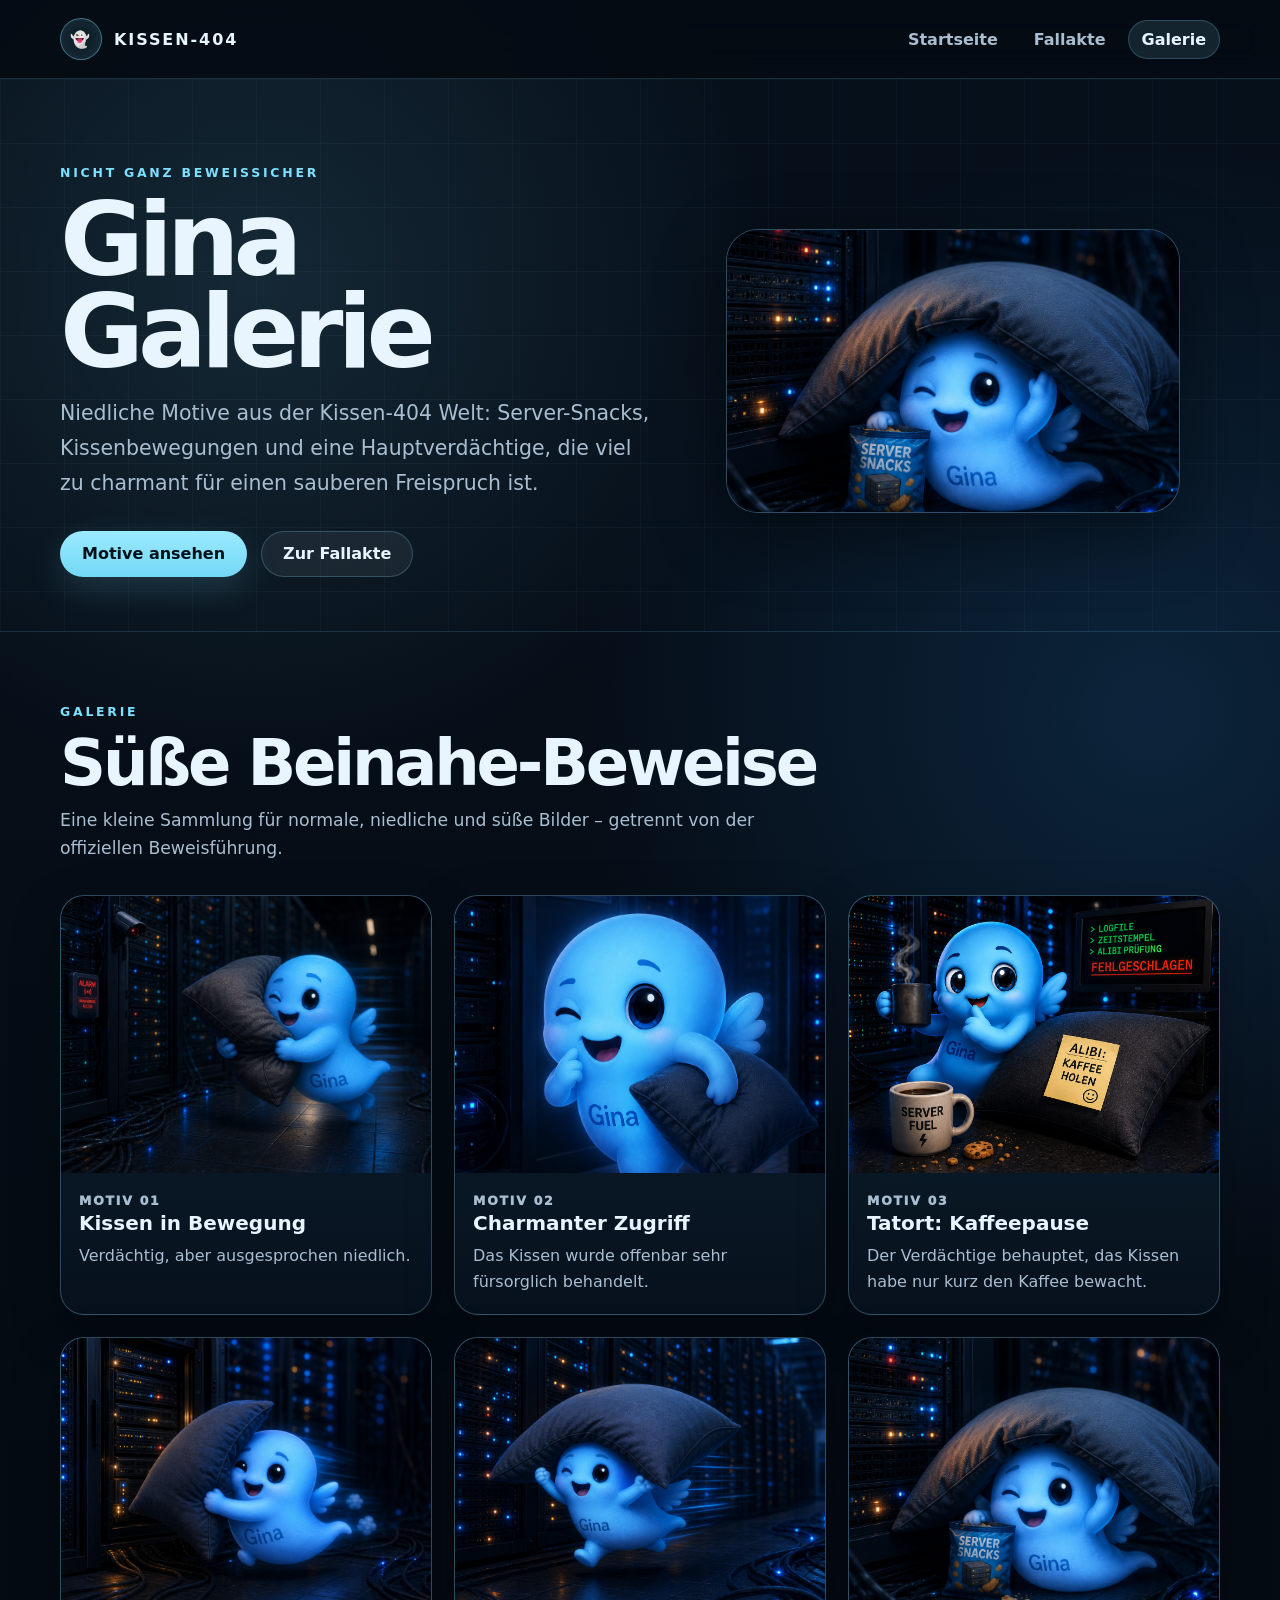
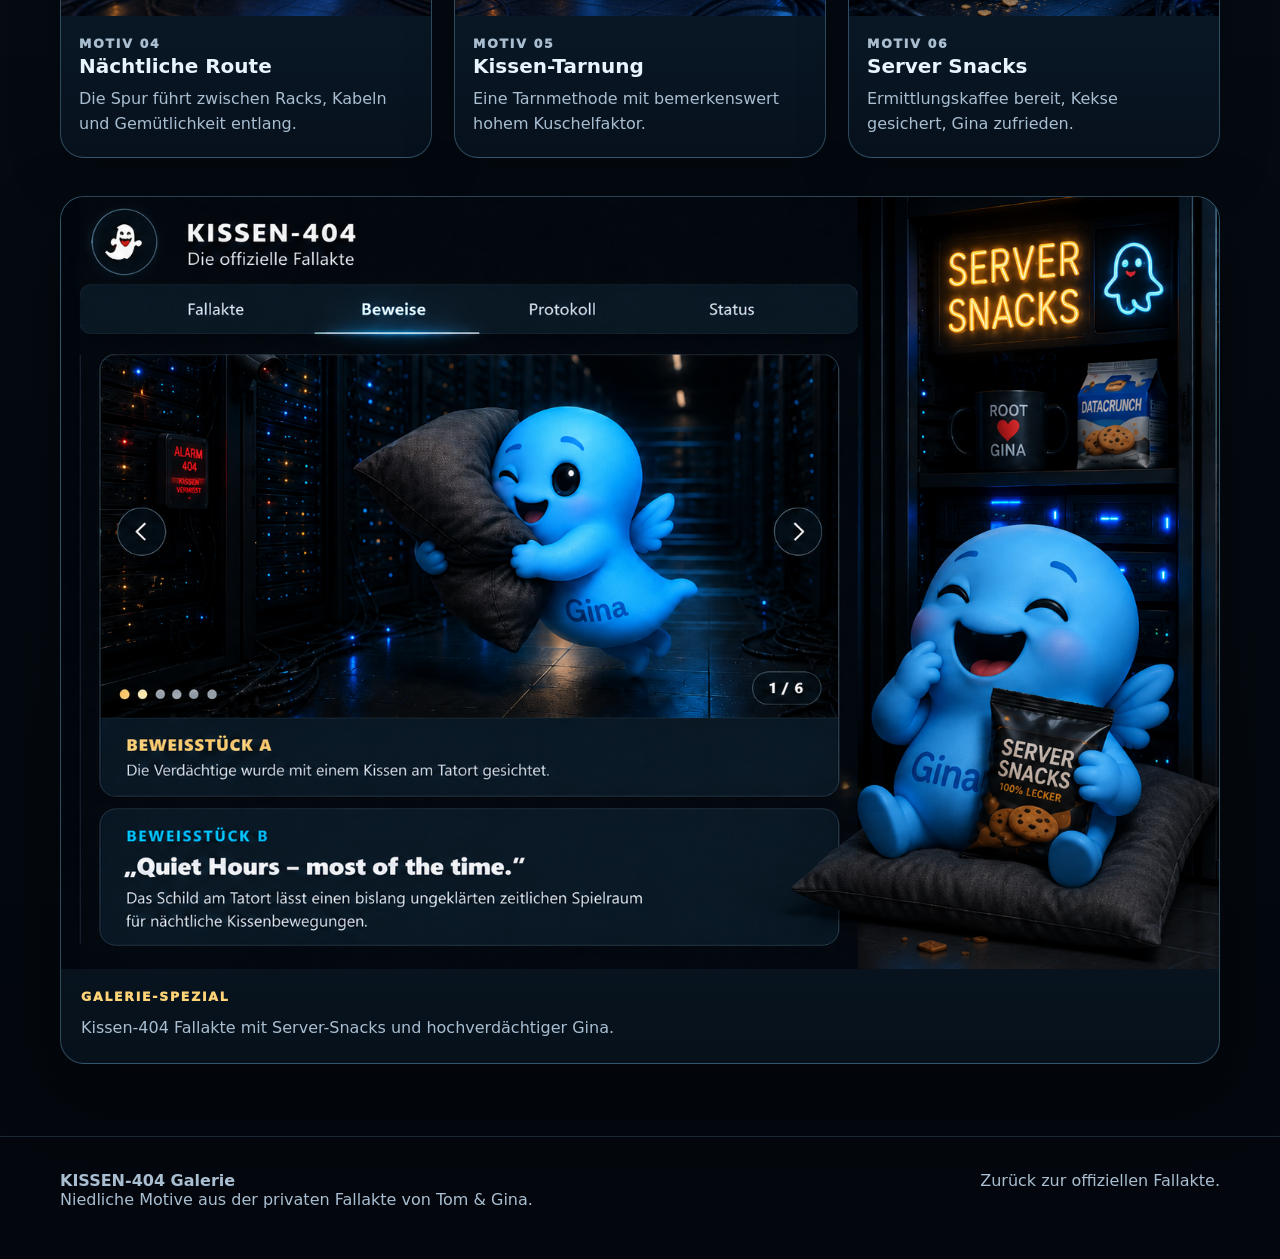
<file: dieb/galerie/index.html>
<!DOCTYPE html>
<html lang="de">
<head>
  <meta charset="UTF-8">
  <meta name="viewport" content="width=device-width, initial-scale=1.0">

  <title>Kissen-404 – Galerie</title>
  <meta
    name="description"
    content="Galerie der Kissen-404 Fallakte: niedliche Gina-Motive, Server-Snacks und charmante Kissen-Dieb-Bilder."
  >
  <link rel="canonical" href="https://runlevel-labs.github.io/dieb/galerie/">
  <meta property="og:title" content="Kissen-404 – Galerie">
  <meta property="og:site_name" content="runlevel-labs">
  <meta property="og:description" content="Niedliche Gina-Motive, Server-Snacks und Bilder aus der Kissen-404 Fallakte.">
  <meta property="og:type" content="website">
  <meta property="og:url" content="https://runlevel-labs.github.io/dieb/galerie/">
  <meta property="og:image" content="https://runlevel-labs.github.io/gina-snacks.png">
  <script src="../script.js" defer></script>

  <style>
    :root {
      --hintergrund: #050b13;
      --flaeche: #0b1b2a;
      --flaeche-hell: #10283c;
      --linie: rgba(143, 216, 255, 0.28);
      --text: #e8f5ff;
      --text-leise: #a9bed1;
      --akzent: #7edfff;
      --akzent-warm: #ffd477;
      --radius: 24px;
      --schatten: 0 22px 70px rgba(0, 0, 0, 0.45);
    }

    * {
      box-sizing: border-box;
    }

    html {
      scroll-behavior: smooth;
    }

    body {
      margin: 0;
      min-height: 100vh;
      font-family: system-ui, -apple-system, BlinkMacSystemFont, "Segoe UI", sans-serif;
      color: var(--text);
      background:
        radial-gradient(circle at 20% 10%, rgba(126, 223, 255, 0.12), transparent 32rem),
        radial-gradient(circle at 90% 25%, rgba(24, 78, 126, 0.35), transparent 36rem),
        linear-gradient(180deg, #06101b 0%, var(--hintergrund) 52%, #03070d 100%);
    }

    a {
      color: inherit;
      text-decoration: none;
    }

    img {
      display: block;
      max-width: 100%;
    }

    .container {
      width: min(1160px, calc(100% - 40px));
      margin-inline: auto;
    }

    .seitenkopf {
      position: sticky;
      top: 0;
      z-index: 10;
      border-bottom: 1px solid rgba(143, 216, 255, 0.16);
      background: rgba(5, 11, 19, 0.88);
      backdrop-filter: blur(16px);
    }

    .navigation {
      display: flex;
      align-items: center;
      justify-content: space-between;
      gap: 24px;
      padding: 18px 0;
    }

    .logo {
      display: inline-flex;
      align-items: center;
      gap: 12px;
      font-weight: 900;
      letter-spacing: 0.12em;
    }

    .logo-symbol {
      display: grid;
      width: 42px;
      height: 42px;
      place-items: center;
      border: 1px solid rgba(126, 223, 255, 0.45);
      border-radius: 999px;
      background: rgba(126, 223, 255, 0.08);
      box-shadow: inset 0 0 18px rgba(126, 223, 255, 0.12);
    }

    .mobile-nav-toggle {
      display: none;
    }

    .nav-liste {
      display: flex;
      align-items: center;
      gap: 8px;
      margin: 0;
      padding: 0;
      list-style: none;
      font-weight: 800;
      color: var(--text-leise);
    }

    .nav-liste a {
      display: inline-flex;
      padding: 10px 14px;
      border-radius: 999px;
    }

    .nav-liste a:hover,
    .nav-liste a[aria-current="page"] {
      color: var(--text);
      background: rgba(126, 223, 255, 0.12);
      box-shadow: inset 0 0 0 1px rgba(126, 223, 255, 0.22);
    }

    .hero {
      padding: 86px 0 54px;
      border-bottom: 1px solid rgba(143, 216, 255, 0.14);
      background-image:
        linear-gradient(rgba(126, 223, 255, 0.035) 1px, transparent 1px),
        linear-gradient(90deg, rgba(126, 223, 255, 0.035) 1px, transparent 1px);
      background-size: 64px 64px;
    }

    .hero-raster {
      display: grid;
      grid-template-columns: 1.05fr 0.95fr;
      gap: 36px;
      align-items: center;
    }

    .uebertitel {
      margin: 0 0 14px;
      color: var(--akzent);
      font-size: 0.78rem;
      font-weight: 900;
      letter-spacing: 0.22em;
      text-transform: uppercase;
    }

    h1,
    h2,
    h3,
    p {
      margin-top: 0;
    }

    h1 {
      margin-bottom: 18px;
      font-size: clamp(3rem, 8vw, 6.6rem);
      line-height: 0.9;
      letter-spacing: -0.06em;
    }

    .hero-text p:not(.uebertitel) {
      max-width: 690px;
      color: var(--text-leise);
      font-size: clamp(1.05rem, 2vw, 1.28rem);
      line-height: 1.7;
    }

    .aktionen {
      display: flex;
      flex-wrap: wrap;
      gap: 14px;
      margin-top: 30px;
    }

    .button {
      display: inline-flex;
      align-items: center;
      justify-content: center;
      min-height: 46px;
      padding: 0 22px;
      border-radius: 999px;
      font-weight: 900;
      color: #02101a;
      background: linear-gradient(180deg, #9beaff, #73d8f5);
      box-shadow: 0 12px 34px rgba(126, 223, 255, 0.16);
    }

    .button.sekundaer {
      color: var(--text);
      background: rgba(255, 255, 255, 0.06);
      box-shadow: inset 0 0 0 1px rgba(143, 216, 255, 0.24);
    }

    .hero-bild {
      overflow: hidden;
      border: 1px solid var(--linie);
      border-radius: 32px;
      background: rgba(11, 27, 42, 0.72);
      box-shadow: var(--schatten);
    }

    .hero-bild img {
      width: 100%;
      aspect-ratio: 16 / 10;
      object-fit: cover;
    }

    .abschnitt {
      padding: 72px 0;
    }

    .abschnitt-kopf {
      max-width: 760px;
      margin-bottom: 32px;
    }

    .abschnitt-kopf h2 {
      margin-bottom: 12px;
      font-size: clamp(2.2rem, 5vw, 4rem);
      line-height: 0.95;
      letter-spacing: -0.05em;
    }

    .abschnitt-kopf p:not(.uebertitel) {
      color: var(--text-leise);
      font-size: 1.08rem;
      line-height: 1.65;
    }

    .galerie-raster {
      display: grid;
      grid-template-columns: repeat(3, minmax(0, 1fr));
      gap: 22px;
    }

    .karte {
      overflow: hidden;
      border: 1px solid var(--linie);
      border-radius: var(--radius);
      background: linear-gradient(180deg, rgba(16, 40, 60, 0.88), rgba(7, 18, 29, 0.94));
      box-shadow: 0 18px 50px rgba(0, 0, 0, 0.28);
    }

    .karte img {
      width: 100%;
      aspect-ratio: 4 / 3;
      object-fit: cover;
      background: #07121d;
    }

    .karteninhalt {
      padding: 18px 18px 20px;
    }


    .grossbild-karte {
      overflow: hidden;
      margin: 38px 0 0;
      border: 1px solid var(--linie);
      border-radius: var(--radius);
      background: linear-gradient(180deg, rgba(16, 40, 60, 0.88), rgba(7, 18, 29, 0.94));
      box-shadow: var(--schatten);
    }

    .grossbild-karte img {
      width: 100%;
      height: auto;
    }

    .grossbild-karte figcaption {
      padding: 18px 20px 22px;
      color: var(--text-leise);
      line-height: 1.6;
    }

    .grossbild-karte figcaption span {
      display: block;
      margin-bottom: 8px;
      color: var(--akzent-warm);
      font-size: 0.78rem;
      font-weight: 1000;
      letter-spacing: 0.14em;
      text-transform: uppercase;
    }

    .kartenlabel {
      margin-bottom: 9px;
      color: var(--akzent-warm);
      font-size: 0.78rem;
      font-weight: 1000;
      letter-spacing: 0.14em;
      text-transform: uppercase;
    }

    .karteninhalt h3 {
      margin-bottom: 8px;
      font-size: 1.25rem;
    }

    .karteninhalt p {
      margin-bottom: 0;
      color: var(--text-leise);
      line-height: 1.6;
    }

    .hinweisbox {
      margin-top: 36px;
      padding: 24px;
      border: 1px solid rgba(126, 223, 255, 0.22);
      border-radius: var(--radius);
      background: rgba(126, 223, 255, 0.06);
      color: var(--text-leise);
      line-height: 1.7;
    }

    .seitenfuss {
      border-top: 1px solid rgba(143, 216, 255, 0.16);
      padding: 34px 0;
      color: var(--text-leise);
      background: rgba(3, 7, 13, 0.72);
    }

    .fuss-inhalt {
      display: flex;
      justify-content: space-between;
      gap: 20px;
      flex-wrap: wrap;
    }

    @media (max-width: 900px) {
      .navigation {
        position: relative;
        display: grid;
        grid-template-columns: minmax(0, 1fr) auto;
        align-items: center;
        gap: 12px;
        padding: 14px 0;
      }

      .mobile-nav-toggle {
        display: inline-flex;
        align-items: center;
        justify-content: center;
        gap: 7px;
        min-height: 44px;
        padding: 10px 14px;
        border: 1px solid rgba(126, 223, 255, 0.28);
        border-radius: 10px;
        color: var(--text);
        background: rgba(11, 27, 42, 0.86);
        box-shadow: 0 8px 24px rgba(0, 0, 0, 0.28);
        font: inherit;
        font-weight: 800;
        cursor: pointer;
        backdrop-filter: blur(14px);
      }

      .mobile-nav-toggle:hover {
        color: var(--akzent);
        background: rgba(16, 40, 60, 0.96);
      }

      .mobile-nav-toggle:focus-visible,
      .hauptnavigation a:focus-visible {
        outline: 2px solid var(--akzent);
        outline-offset: 3px;
      }

      .hauptnavigation {
        position: absolute;
        top: calc(100% + 2px);
        right: 0;
        left: 0;
        display: none;
        padding: 9px;
        border: 1px solid rgba(126, 223, 255, 0.22);
        border-radius: 12px;
        background: rgba(3, 9, 16, 0.97);
        box-shadow: 0 18px 42px rgba(0, 0, 0, 0.46);
        backdrop-filter: blur(18px);
      }

      .navigation.is-open .hauptnavigation {
        display: block;
      }

      .nav-liste {
        align-items: stretch;
        flex-direction: column;
        gap: 2px;
        width: 100%;
      }

      .nav-liste a {
        display: flex;
        align-items: center;
        min-height: 44px;
        padding: 10px 13px;
        border-radius: 8px;
      }

      .nav-liste a:hover,
      .nav-liste a:focus-visible,
      .nav-liste a[aria-current="page"] {
        color: var(--text);
        background: rgba(126, 223, 255, 0.1);
        box-shadow: none;
      }
    }

    @media (max-width: 860px) {
      .hero-raster {
        grid-template-columns: 1fr;
        align-items: flex-start;
      }

      .galerie-raster {
        grid-template-columns: 1fr 1fr;
      }
    }

    @media (max-width: 620px) {
      .container {
        width: min(100% - 28px, 1160px);
      }

      .hero {
        padding-top: 52px;
      }

      .galerie-raster {
        grid-template-columns: 1fr;
      }
    }
  </style>
</head>

<body>
  <header class="seitenkopf">
    <div class="container navigation">
      <a class="logo" href="../index.html" aria-label="Zur Kissen-404 Fallakte">
        <span class="logo-symbol" aria-hidden="true">👻</span>
        <span>KISSEN-404</span>
      </a>

      <button class="mobile-nav-toggle" type="button" aria-expanded="false" aria-controls="galerie-navigation" aria-label="Hauptnavigation öffnen">
        <span aria-hidden="true">☰</span> Menü
      </button>

      <nav id="galerie-navigation" class="hauptnavigation" aria-label="Hauptnavigation">
        <ul class="nav-liste">
          <li><a href="../../index.html">Startseite</a></li>
          <li><a href="../index.html#fallakte">Fallakte</a></li>
          <li><a href="index.html" aria-current="page">Galerie</a></li>
        </ul>
      </nav>
    </div>
  </header>

  <main>
    <section class="hero" id="start" aria-labelledby="galerie-titel">
      <div class="container hero-raster">
        <div class="hero-text">
          <p class="uebertitel">Nicht ganz beweissicher</p>
          <h1 id="galerie-titel">Gina Galerie</h1>
          <p>
            Niedliche Motive aus der Kissen-404 Welt: Server-Snacks,
            Kissenbewegungen und eine Hauptverdächtige, die viel zu charmant
            für einen sauberen Freispruch ist.
          </p>

          <div class="aktionen">
            <a class="button" href="#motive">Motive ansehen</a>
            <a class="button sekundaer" href="../index.html#beweise">Zur Fallakte</a>
          </div>
        </div>

        <figure class="hero-bild">
          <img
            src="../../gina-snacks.png"
            alt="Gina sitzt im Serverraum mit Server-Snacks."
          >
        </figure>
      </div>
    </section>

    <section class="abschnitt" id="motive" aria-labelledby="motive-titel">
      <div class="container">
        <div class="abschnitt-kopf">
          <p class="uebertitel">Galerie</p>
          <h2 id="motive-titel">Süße Beinahe-Beweise</h2>
          <p>
            Eine kleine Sammlung für normale, niedliche und süße Bilder – getrennt
            von der offiziellen Beweisführung.
          </p>
        </div>

        <div class="galerie-raster">
          <article class="karte">
            <img src="../assets/gina-black-kissen-alarm.png" alt="Gina trägt ein dunkles Kissen im Serverraum.">
            <div class="karteninhalt">
              <p class="kartenlabel">Motiv 01</p>
              <h3>Kissen in Bewegung</h3>
              <p>Verdächtig, aber ausgesprochen niedlich.</p>
            </div>
          </article>

          <article class="karte">
            <img src="../assets/gina-black-kissen.png" alt="Gina mit Kissen im Serverraum.">
            <div class="karteninhalt">
              <p class="kartenlabel">Motiv 02</p>
              <h3>Charmanter Zugriff</h3>
              <p>Das Kissen wurde offenbar sehr fürsorglich behandelt.</p>
            </div>
          </article>

          <article class="karte">
            <img src="../assets/gina3.png" alt="Gina schwebt mit Kissen durch den Serverraum.">
            <div class="karteninhalt">
              <p class="kartenlabel">Motiv 03</p>
              <h3>Tatort: Kaffeepause</h3>
              <p>Der Verdächtige behauptet, das Kissen habe nur kurz den Kaffee bewacht.</p>
            </div>
          </article>

          <article class="karte">
            <img src="../assets/gin4.png" alt="Gina flitzt mit einem Kissen durch den Serverraum.">
            <div class="karteninhalt">
              <p class="kartenlabel">Motiv 04</p>
              <h3>Nächtliche Route</h3>
              <p>Die Spur führt zwischen Racks, Kabeln und Gemütlichkeit entlang.</p>
            </div>
          </article>

          <article class="karte">
            <img src="../assets/gina-5.png" alt="Gina trägt ein großes Kissen über dem Kopf.">
            <div class="karteninhalt">
              <p class="kartenlabel">Motiv 05</p>
              <h3>Kissen-Tarnung</h3>
              <p>Eine Tarnmethode mit bemerkenswert hohem Kuschelfaktor.</p>
            </div>
          </article>

          <article class="karte">
            <img src="../assets/gina-black-kissen-6.png" alt="Gina sitzt mit Kissen und Server-Snacks.">
            <div class="karteninhalt">
              <p class="kartenlabel">Motiv 06</p>
              <h3>Server Snacks</h3>
              <p>Ermittlungskaffee bereit, Kekse gesichert, Gina zufrieden.</p>
            </div>
          </article>
        </div>

        <figure class="grossbild-karte">
          <img
            src="fallakte.png"
            alt="Kissen-404 Fallakte mit Gina, Beweis-Karussell und Server-Snacks."
          >
          <figcaption>
            <span>Galerie-Spezial</span>
            Kissen-404 Fallakte mit Server-Snacks und hochverdächtiger Gina.
          </figcaption>
        </figure>
      </div>
    </section>
  </main>

  <footer class="seitenfuss">
    <div class="container fuss-inhalt">
      <p>
        <strong>KISSEN-404 Galerie</strong><br>
        Niedliche Motive aus der privaten Fallakte von Tom &amp; Gina.
      </p>
      <p>Zurück zur <a href="../index.html">offiziellen Fallakte</a>.</p>
    </div>
  </footer>
</body>
</html>
</file>
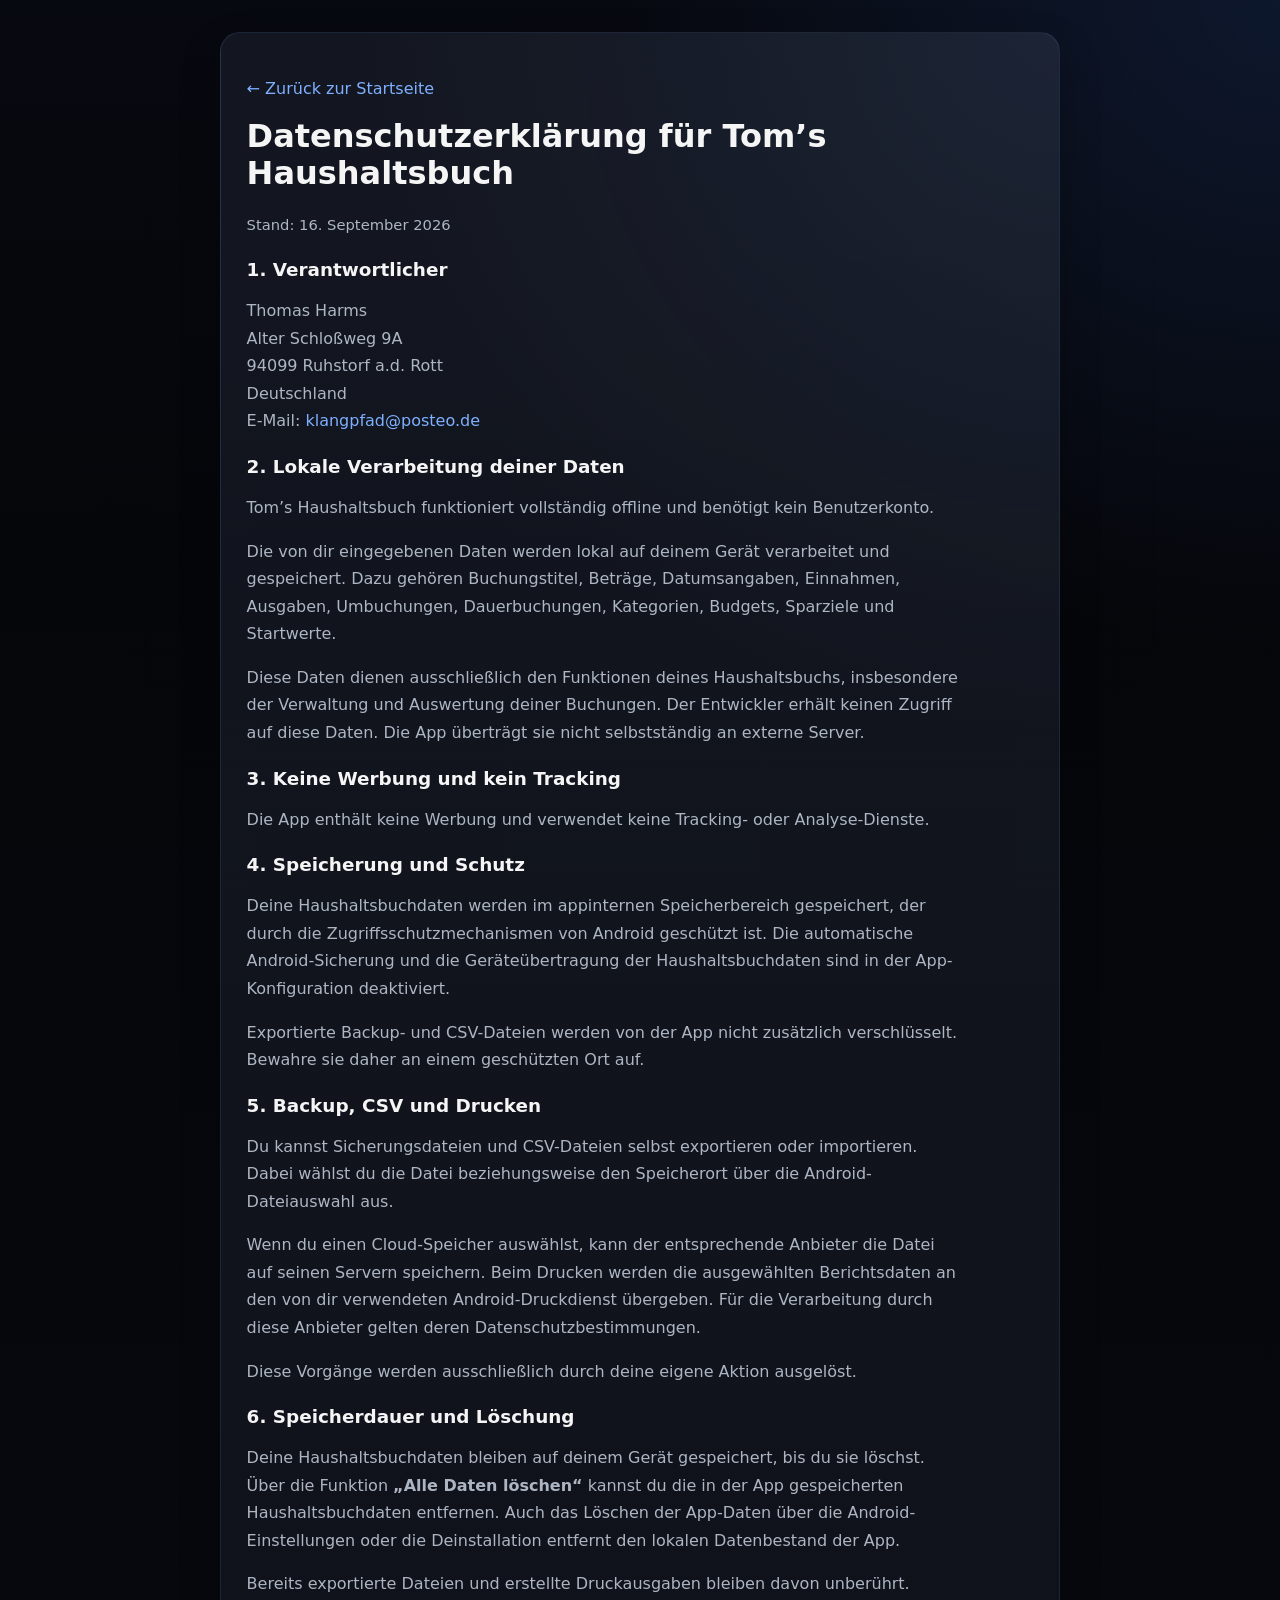
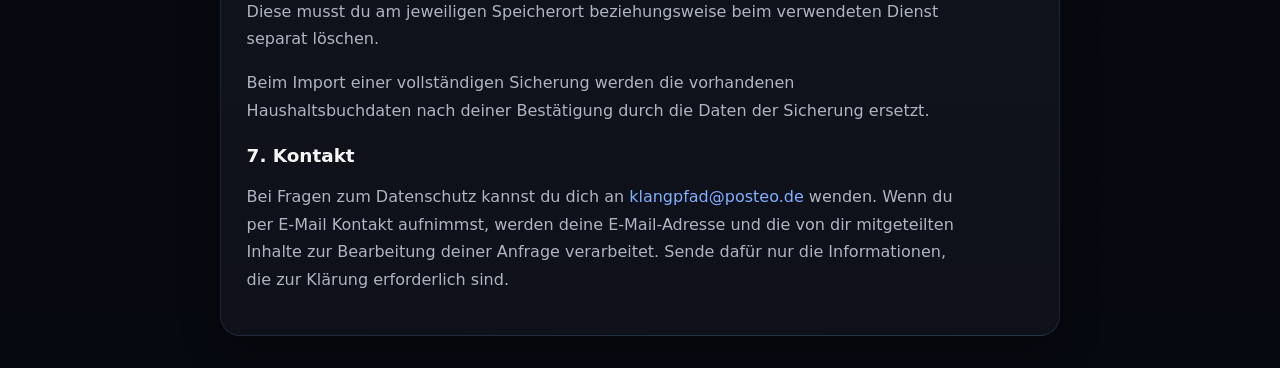
<file: buch-datenschutz.html>
<!DOCTYPE html>
<html lang="de">
<head>
  <meta charset="UTF-8">
  <meta name="viewport" content="width=device-width, initial-scale=1">
  <title>Tom’s Haushaltsbuch – Datenschutzerklärung</title>
  <meta name="description" content="Datenschutzerklärung für die Android-App Tom’s Haushaltsbuch von Thomas Harms: lokale Daten, Backup, CSV und Löschung.">
  <meta name="theme-color" content="#05060a">
  <link rel="canonical" href="https://runlevel-labs.github.io/buch-datenschutz.html">
  <meta property="og:title" content="Tom’s Haushaltsbuch – Datenschutzerklärung">
  <meta property="og:site_name" content="runlevel-labs">
  <meta property="og:description" content="Dein Haushaltsbuch funktioniert offline. Keine Werbung, kein Tracking, keine Analyse-Dienste.">
  <meta property="og:type" content="website">
  <meta property="og:url" content="https://runlevel-labs.github.io/buch-datenschutz.html">
  <meta property="og:image" content="https://runlevel-labs.github.io/gina.png">
  <link rel="stylesheet" href="style.css">
  <link rel="icon" href='data:image/svg+xml;utf8,<svg xmlns="http://www.w3.org/2000/svg" viewBox="0 0 64 64"><rect width="64" height="64" rx="14" fill="%2305060a"/><text x="50%25" y="54%25" text-anchor="middle" dominant-baseline="middle" fill="%237fb0ff" font-family="Arial, sans-serif" font-size="28">B</text></svg>'>
</head>
<body class="legal">
  <main class="box">
    <p><a href="index.html">← Zurück zur Startseite</a></p>

    <h1>Datenschutzerklärung für Tom’s Haushaltsbuch</h1>
    <p class="small">Stand: 16. September 2026</p>

    <h2>1. Verantwortlicher</h2>
    <p>Thomas Harms<br>
      Alter Schloßweg 9A<br>
      94099 Ruhstorf a.d. Rott<br>
      Deutschland<br>
      E-Mail: <a href="mailto:klangpfad@posteo.de">klangpfad@posteo.de</a>
    </p>

    <h2>2. Lokale Verarbeitung deiner Daten</h2>
    <p>Tom’s Haushaltsbuch funktioniert vollständig offline und benötigt kein Benutzerkonto.</p>
    <p>Die von dir eingegebenen Daten werden lokal auf deinem Gerät verarbeitet und gespeichert. Dazu gehören Buchungstitel, Beträge, Datumsangaben, Einnahmen, Ausgaben, Umbuchungen, Dauerbuchungen, Kategorien, Budgets, Sparziele und Startwerte.</p>
    <p>Diese Daten dienen ausschließlich den Funktionen deines Haushaltsbuchs, insbesondere der Verwaltung und Auswertung deiner Buchungen. Der Entwickler erhält keinen Zugriff auf diese Daten. Die App überträgt sie nicht selbstständig an externe Server.</p>

    <h2>3. Keine Werbung und kein Tracking</h2>
    <p>Die App enthält keine Werbung und verwendet keine Tracking- oder Analyse-Dienste.</p>

    <h2>4. Speicherung und Schutz</h2>
    <p>Deine Haushaltsbuchdaten werden im appinternen Speicherbereich gespeichert, der durch die Zugriffsschutzmechanismen von Android geschützt ist. Die automatische Android-Sicherung und die Geräteübertragung der Haushaltsbuchdaten sind in der App-Konfiguration deaktiviert.</p>
    <p>Exportierte Backup- und CSV-Dateien werden von der App nicht zusätzlich verschlüsselt. Bewahre sie daher an einem geschützten Ort auf.</p>

    <h2>5. Backup, CSV und Drucken</h2>
    <p>Du kannst Sicherungsdateien und CSV-Dateien selbst exportieren oder importieren. Dabei wählst du die Datei beziehungsweise den Speicherort über die Android-Dateiauswahl aus.</p>
    <p>Wenn du einen Cloud-Speicher auswählst, kann der entsprechende Anbieter die Datei auf seinen Servern speichern. Beim Drucken werden die ausgewählten Berichtsdaten an den von dir verwendeten Android-Druckdienst übergeben. Für die Verarbeitung durch diese Anbieter gelten deren Datenschutzbestimmungen.</p>
    <p>Diese Vorgänge werden ausschließlich durch deine eigene Aktion ausgelöst.</p>

    <h2>6. Speicherdauer und Löschung</h2>
    <p>Deine Haushaltsbuchdaten bleiben auf deinem Gerät gespeichert, bis du sie löschst. Über die Funktion <strong>„Alle Daten löschen“</strong> kannst du die in der App gespeicherten Haushaltsbuchdaten entfernen. Auch das Löschen der App-Daten über die Android-Einstellungen oder die Deinstallation entfernt den lokalen Datenbestand der App.</p>
    <p>Bereits exportierte Dateien und erstellte Druckausgaben bleiben davon unberührt. Diese musst du am jeweiligen Speicherort beziehungsweise beim verwendeten Dienst separat löschen.</p>
    <p>Beim Import einer vollständigen Sicherung werden die vorhandenen Haushaltsbuchdaten nach deiner Bestätigung durch die Daten der Sicherung ersetzt.</p>

    <h2>7. Kontakt</h2>
    <p>Bei Fragen zum Datenschutz kannst du dich an <a href="mailto:klangpfad@posteo.de">klangpfad@posteo.de</a> wenden. Wenn du per E-Mail Kontakt aufnimmst, werden deine E-Mail-Adresse und die von dir mitgeteilten Inhalte zur Bearbeitung deiner Anfrage verarbeitet. Sende dafür nur die Informationen, die zur Klärung erforderlich sind.</p>
  </main>
</body>
</html>
</file>
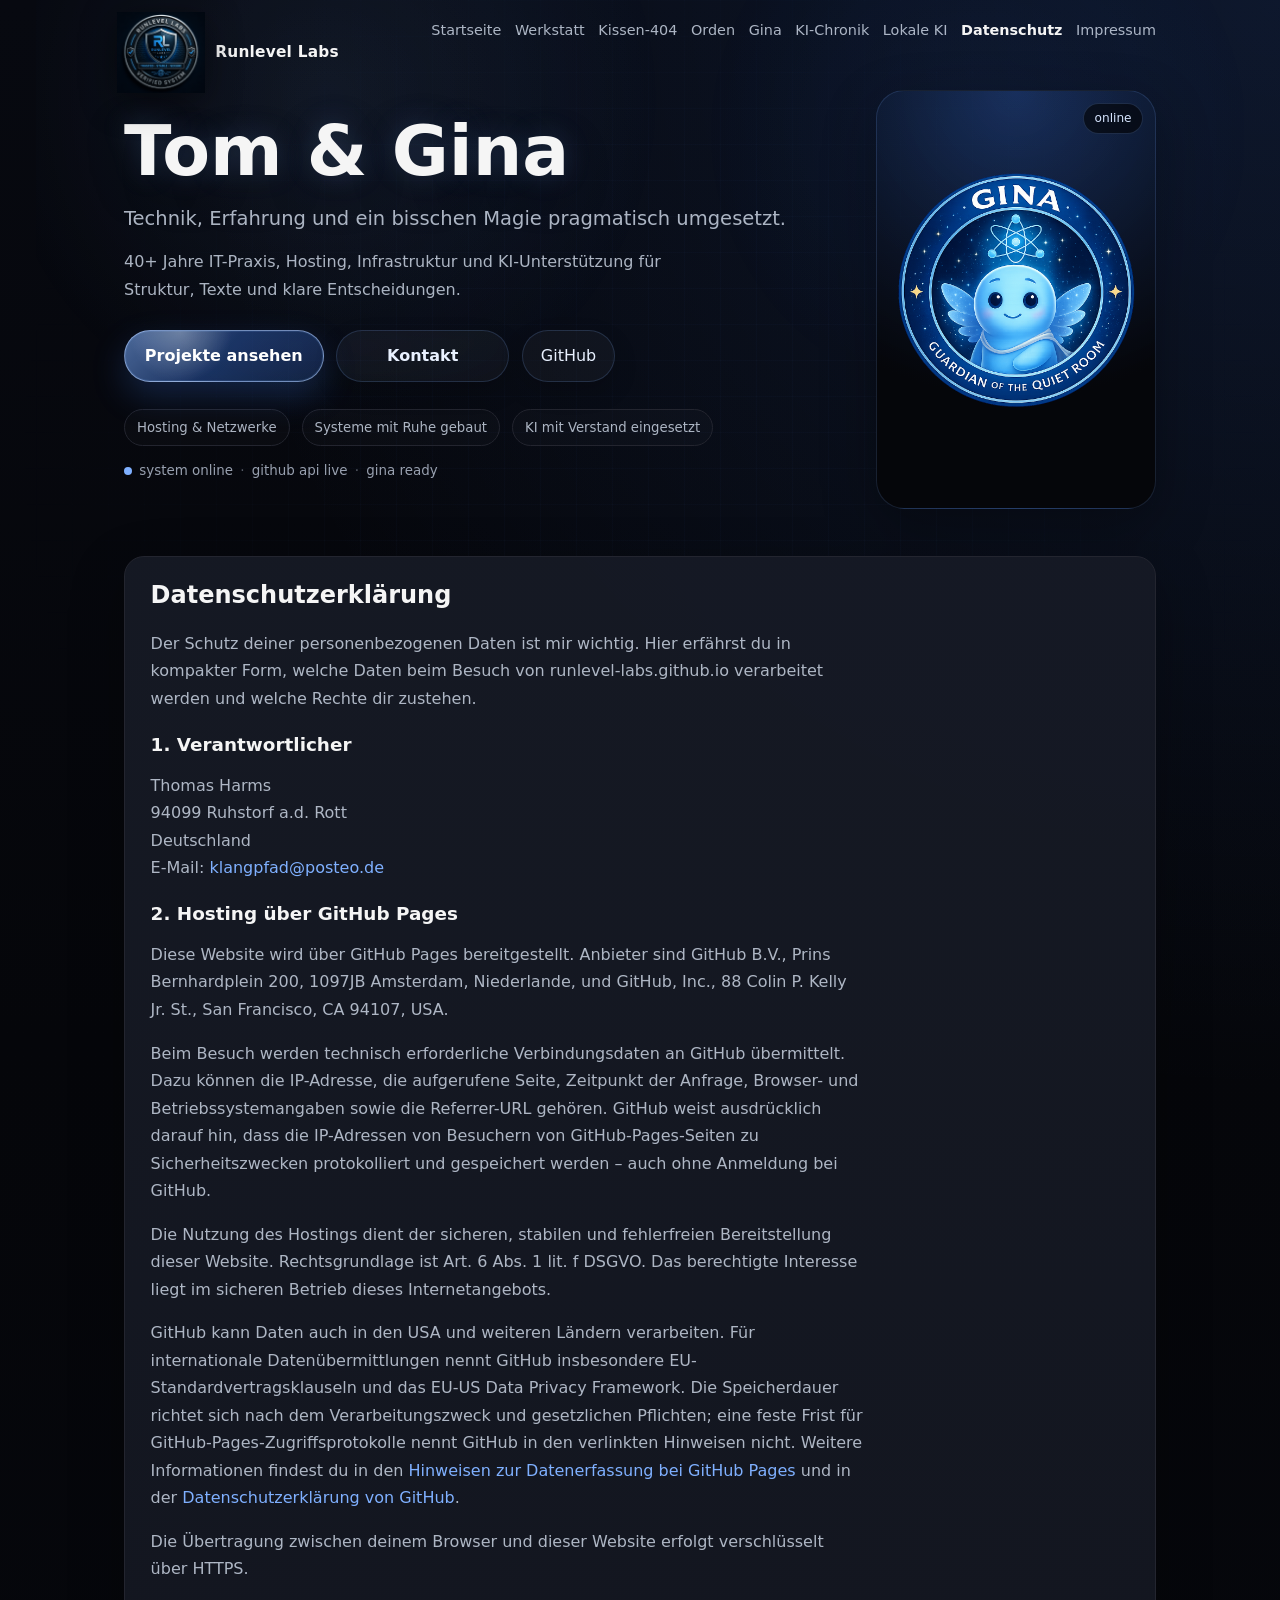
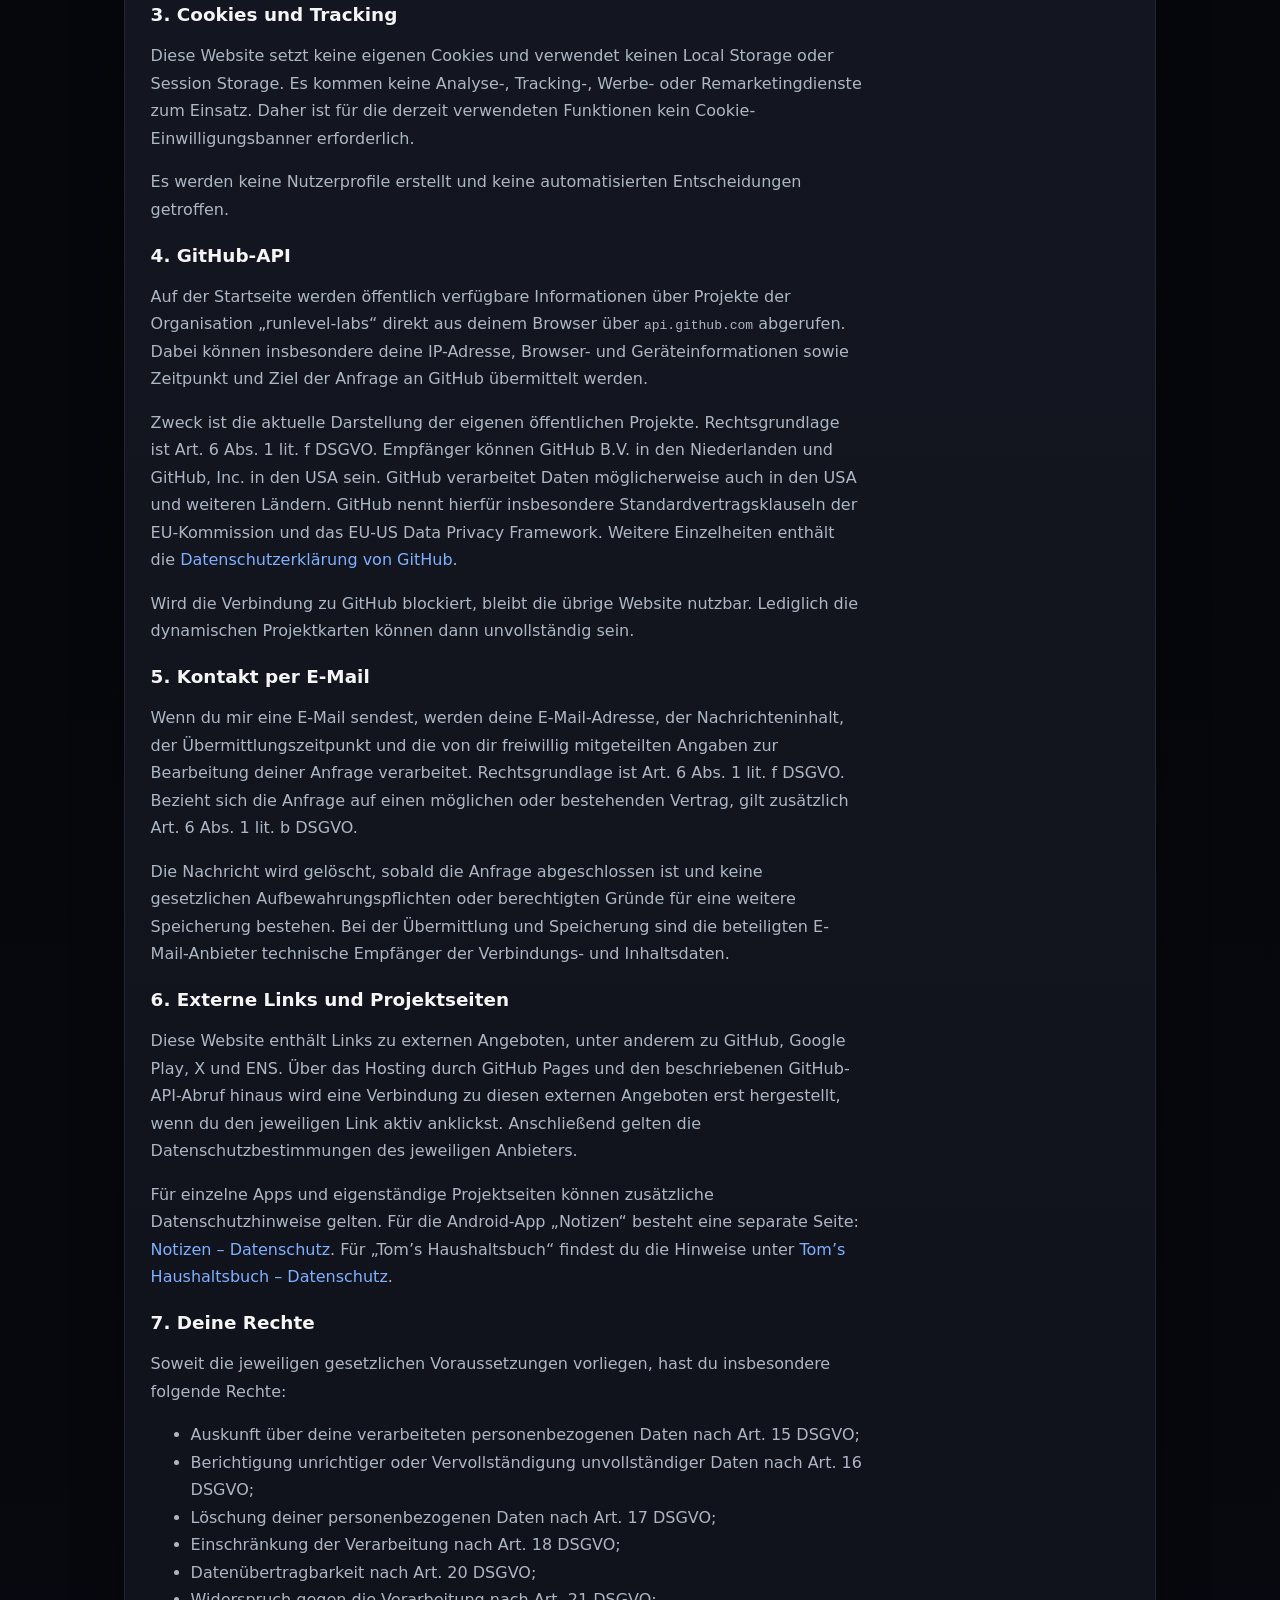
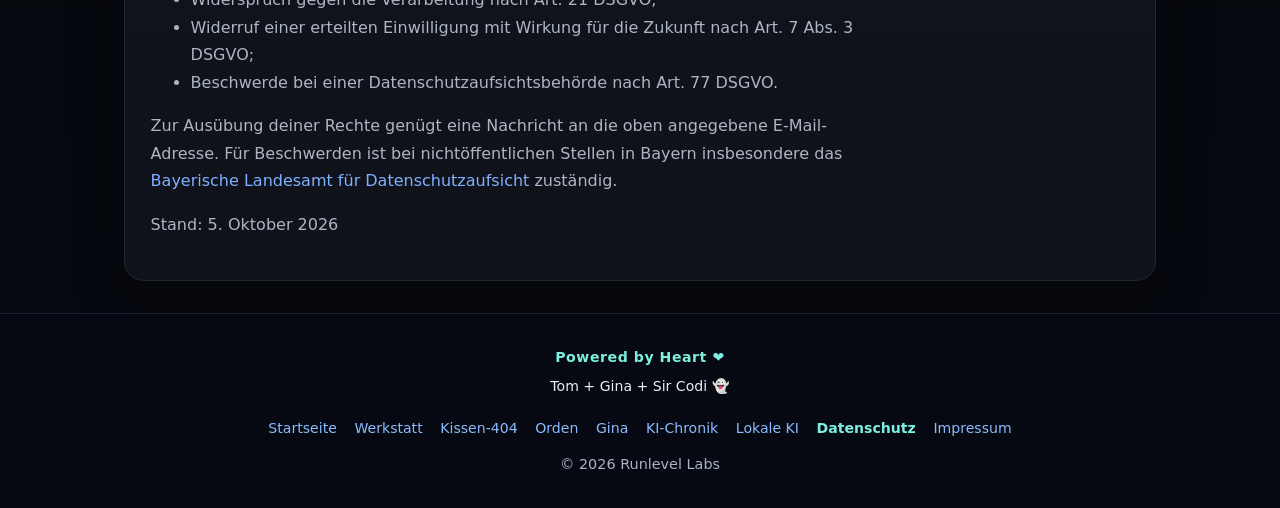
<file: datenschutz.html>
<!DOCTYPE html>
<html lang="de">
<head>
  <meta charset="UTF-8">
  <meta name="viewport" content="width=device-width, initial-scale=1.0">
  <title>Datenschutz – Thomas Harms</title>
  <meta name="description" content="Datenschutzhinweise zur Website runlevel-labs.github.io von Thomas Harms.">
  <link rel="canonical" href="https://runlevel-labs.github.io/datenschutz.html">
  <meta property="og:title" content="Datenschutz – runlevel-labs">
  <meta property="og:site_name" content="runlevel-labs">
  <meta property="og:description" content="Datenschutzhinweise zur privaten Website von Thomas Harms.">
  <meta property="og:type" content="website">
  <meta property="og:url" content="https://runlevel-labs.github.io/datenschutz.html">
  <meta property="og:image" content="https://runlevel-labs.github.io/gina.png">
  <link rel="stylesheet" href="style.css?v=20261110-1">
  <script src="navigation.js" defer></script>
</head>
<body>
  <header>
    <div class="hero-nav-shell">
      <a class="site-brand" href="index.html" aria-label="Runlevel Labs – Startseite">
        <img src="runlevel-labs-logo.png" alt="" width="82" height="82">
        <span>Runlevel Labs</span>
      </a>
      <button class="mobile-nav-toggle" type="button" aria-expanded="false" aria-controls="main-navigation" aria-label="Hauptnavigation öffnen">
        <span aria-hidden="true">☰</span> Menü
      </button>
      <nav id="main-navigation" class="hero-legal-nav" aria-label="Hauptnavigation">
        <a href="index.html">Startseite</a>
        <a href="werkstatt.html">Werkstatt</a>
        <a href="dieb/index.html">Kissen-404</a>
        <a href="orden/index.html">Orden</a>
        <a href="gina.html">Gina</a>
        <a href="gina-ki-chronik/index.html">KI-Chronik</a>
        <a href="lokale-ki-coding/index.html">Lokale KI</a>
        <a href="datenschutz.html" aria-current="page">Datenschutz</a>
        <a href="impressum.html">Impressum</a>
      </nav>
    </div>

    <div class="hero-text">
      <div class="hero-brand-title">Tom &amp; Gina</div>
      <p class="hero-copy">Technik, Erfahrung und ein bisschen Magie pragmatisch umgesetzt.</p>
      <p>40+ Jahre IT-Praxis, Hosting, Infrastruktur und KI-Unterst&uuml;tzung f&uuml;r Struktur, Texte und klare Entscheidungen.</p>

      <div class="hero-actions">
        <a class="button primary main-button" href="index.html#projekte">Projekte ansehen</a>
        <a class="button main-button" href="mailto:klangpfad@posteo.de">Kontakt</a>
        <a class="button" href="index.html#github">GitHub</a>
      </div>

      <div class="meta-row" aria-label="Schwerpunkte">
        <span class="meta-pill">Hosting &amp; Netzwerke</span>
        <span class="meta-pill">Systeme mit Ruhe gebaut</span>
        <span class="meta-pill">KI mit Verstand eingesetzt</span>
      </div>

      <div class="system-status" aria-label="Systemstatus">
        <span class="status-dot"></span>
        <span>system online</span>
        <span class="status-sep">&middot;</span>
        <span>github api live</span>
        <span class="status-sep">&middot;</span>
        <span>gina ready</span>
      </div>
    </div>

    <div class="hero-image">
      <img src="gina.png" alt="Gina - KI-Avatar" loading="lazy">
    </div>
  </header>

  <main class="container content-page">
    <section class="panel">
      <h1>Datenschutzerklärung</h1>

      <p>
        Der Schutz deiner personenbezogenen Daten ist mir wichtig. Hier erfährst du in kompakter
        Form, welche Daten beim Besuch von runlevel-labs.github.io verarbeitet werden und welche Rechte
        dir zustehen.
      </p>

      <h2>1. Verantwortlicher</h2>
      <p>
        Thomas Harms<br>
        94099 Ruhstorf a.d. Rott<br>
        Deutschland<br>
        E-Mail:
        <a href="mailto:klangpfad@posteo.de">klangpfad@posteo.de</a>
      </p>

      <h2>2. Hosting über GitHub Pages</h2>
      <p>
        Diese Website wird über GitHub Pages bereitgestellt. Anbieter sind GitHub B.V.,
        Prins Bernhardplein 200, 1097JB Amsterdam, Niederlande, und GitHub, Inc.,
        88 Colin P. Kelly Jr. St., San Francisco, CA 94107, USA.
      </p>

      <p>
        Beim Besuch werden technisch erforderliche Verbindungsdaten an GitHub übermittelt.
        Dazu können die IP-Adresse, die aufgerufene Seite, Zeitpunkt der Anfrage,
        Browser- und Betriebssystemangaben sowie die Referrer-URL gehören. GitHub weist
        ausdrücklich darauf hin, dass die IP-Adressen von Besuchern von GitHub-Pages-Seiten
        zu Sicherheitszwecken protokolliert und gespeichert werden – auch ohne
        Anmeldung bei GitHub.
      </p>

      <p>
        Die Nutzung des Hostings dient der sicheren, stabilen und fehlerfreien Bereitstellung
        dieser Website. Rechtsgrundlage ist Art. 6 Abs. 1 lit. f DSGVO. Das berechtigte
        Interesse liegt im sicheren Betrieb dieses Internetangebots.
      </p>

      <p>
        GitHub kann Daten auch in den USA und weiteren Ländern verarbeiten. Für internationale
        Datenübermittlungen nennt GitHub insbesondere EU-Standardvertragsklauseln und das
        EU-US Data Privacy Framework. Die Speicherdauer richtet sich nach dem Verarbeitungszweck
        und gesetzlichen Pflichten; eine feste Frist für GitHub-Pages-Zugriffsprotokolle nennt
        GitHub in den verlinkten Hinweisen nicht. Weitere Informationen findest du in den
        <a href="https://docs.github.com/en/pages/getting-started-with-github-pages/what-is-github-pages#data-collection" target="_blank" rel="noopener noreferrer">Hinweisen zur Datenerfassung bei GitHub Pages</a>
        und in der
        <a href="https://docs.github.com/en/site-policy/privacy-policies/github-general-privacy-statement" target="_blank" rel="noopener noreferrer">Datenschutzerklärung von GitHub</a>.
      </p>

      <p>
        Die Übertragung zwischen deinem Browser und dieser Website erfolgt verschlüsselt über
        HTTPS.
      </p>

      <h2>3. Cookies und Tracking</h2>
      <p>
        Diese Website setzt keine eigenen Cookies und verwendet keinen Local Storage oder Session
        Storage. Es kommen keine Analyse-, Tracking-, Werbe- oder Remarketingdienste zum Einsatz.
        Daher ist für die derzeit verwendeten Funktionen kein Cookie-Einwilligungsbanner
        erforderlich.
      </p>

      <p>
        Es werden keine Nutzerprofile erstellt und keine automatisierten Entscheidungen getroffen.
      </p>

      <h2>4. GitHub-API</h2>
      <p>
        Auf der Startseite werden öffentlich verfügbare Informationen über Projekte der
        Organisation „runlevel-labs“ direkt aus deinem Browser über
        <code>api.github.com</code> abgerufen. Dabei können insbesondere deine IP-Adresse,
        Browser- und Geräteinformationen sowie Zeitpunkt und Ziel der Anfrage an GitHub
        übermittelt werden.
      </p>

      <p>
        Zweck ist die aktuelle Darstellung der eigenen öffentlichen Projekte. Rechtsgrundlage ist
        Art. 6 Abs. 1 lit. f DSGVO. Empfänger können GitHub B.V. in den Niederlanden und GitHub,
        Inc. in den USA sein. GitHub verarbeitet Daten möglicherweise auch in den USA und weiteren
        Ländern. GitHub nennt hierfür insbesondere Standardvertragsklauseln der EU-Kommission und
        das EU-US Data Privacy Framework. Weitere Einzelheiten enthält die
        <a href="https://docs.github.com/en/site-policy/privacy-policies/github-general-privacy-statement" target="_blank" rel="noopener noreferrer">Datenschutzerklärung von GitHub</a>.
      </p>

      <p>
        Wird die Verbindung zu GitHub blockiert, bleibt die übrige Website nutzbar. Lediglich die
        dynamischen Projektkarten können dann unvollständig sein.
      </p>

      <h2>5. Kontakt per E-Mail</h2>
      <p>
        Wenn du mir eine E-Mail sendest, werden deine E-Mail-Adresse, der Nachrichteninhalt, der
        Übermittlungszeitpunkt und die von dir freiwillig mitgeteilten Angaben zur Bearbeitung
        deiner Anfrage verarbeitet. Rechtsgrundlage ist Art. 6 Abs. 1 lit. f DSGVO. Bezieht sich
        die Anfrage auf einen möglichen oder bestehenden Vertrag, gilt zusätzlich Art. 6 Abs. 1
        lit. b DSGVO.
      </p>

      <p>
        Die Nachricht wird gelöscht, sobald die Anfrage abgeschlossen ist und keine gesetzlichen
        Aufbewahrungspflichten oder berechtigten Gründe für eine weitere Speicherung bestehen. Bei
        der Übermittlung und Speicherung sind die beteiligten E-Mail-Anbieter technische Empfänger
        der Verbindungs- und Inhaltsdaten.
      </p>

      <h2>6. Externe Links und Projektseiten</h2>
      <p>
        Diese Website enthält Links zu externen Angeboten, unter anderem zu GitHub, Google Play,
        X und ENS. Über das Hosting durch GitHub Pages und den beschriebenen GitHub-API-Abruf
        hinaus wird eine Verbindung zu diesen externen Angeboten erst hergestellt, wenn du den
        jeweiligen Link aktiv anklickst. Anschließend gelten die Datenschutzbestimmungen des jeweiligen Anbieters.
      </p>

      <p>
        Für einzelne Apps und eigenständige Projektseiten können zusätzliche Datenschutzhinweise
        gelten. Für die Android-App „Notizen“ besteht eine separate Seite:
        <a href="notizen-datenschutz.html">Notizen – Datenschutz</a>.
        Für „Tom’s Haushaltsbuch“ findest du die Hinweise unter
        <a href="buch-datenschutz.html">Tom’s Haushaltsbuch – Datenschutz</a>.
      </p>

      <h2>7. Deine Rechte</h2>
      <p>Soweit die jeweiligen gesetzlichen Voraussetzungen vorliegen, hast du insbesondere folgende Rechte:</p>

      <ul>
        <li>Auskunft über deine verarbeiteten personenbezogenen Daten nach Art. 15 DSGVO;</li>
        <li>Berichtigung unrichtiger oder Vervollständigung unvollständiger Daten nach Art. 16 DSGVO;</li>
        <li>Löschung deiner personenbezogenen Daten nach Art. 17 DSGVO;</li>
        <li>Einschränkung der Verarbeitung nach Art. 18 DSGVO;</li>
        <li>Datenübertragbarkeit nach Art. 20 DSGVO;</li>
        <li>Widerspruch gegen die Verarbeitung nach Art. 21 DSGVO;</li>
        <li>Widerruf einer erteilten Einwilligung mit Wirkung für die Zukunft nach Art. 7 Abs. 3 DSGVO;</li>
        <li>Beschwerde bei einer Datenschutzaufsichtsbehörde nach Art. 77 DSGVO.</li>
      </ul>

      <p>
        Zur Ausübung deiner Rechte genügt eine Nachricht an die oben angegebene E-Mail-Adresse.
        Für Beschwerden ist bei nichtöffentlichen Stellen in Bayern insbesondere das
        <a href="https://www.lda.bayern.de/" target="_blank" rel="noopener noreferrer">Bayerische Landesamt für Datenschutzaufsicht</a>
        zuständig.
      </p>

      <p>Stand: 5. Oktober 2026</p>
    </section>
  </main>

  <footer class="site-footer">
    <div class="footer-brand">
      <strong>Powered by Heart ❤️</strong>
      <span>Tom + Gina + Sir Codi 👻</span>
    </div>

    <nav class="footer-links" aria-label="Footer-Navigation">
      <a href="index.html">Startseite</a>
      <a href="werkstatt.html">Werkstatt</a>
      <a href="dieb/index.html">Kissen-404</a>
      <a href="orden/index.html">Orden</a>
      <a href="gina.html">Gina</a>
      <a href="gina-ki-chronik/index.html">KI-Chronik</a>
      <a href="lokale-ki-coding/index.html">Lokale KI</a>
      <a href="datenschutz.html" aria-current="page">Datenschutz</a>
      <a href="impressum.html">Impressum</a>
    </nav>

    <div class="footer-meta">
      <span>© <span id="year"></span> Runlevel Labs</span>
    </div>
  </footer>

  <script>
    document.getElementById('year').textContent = new Date().getFullYear();
  </script>
</body>
</html>
</file>
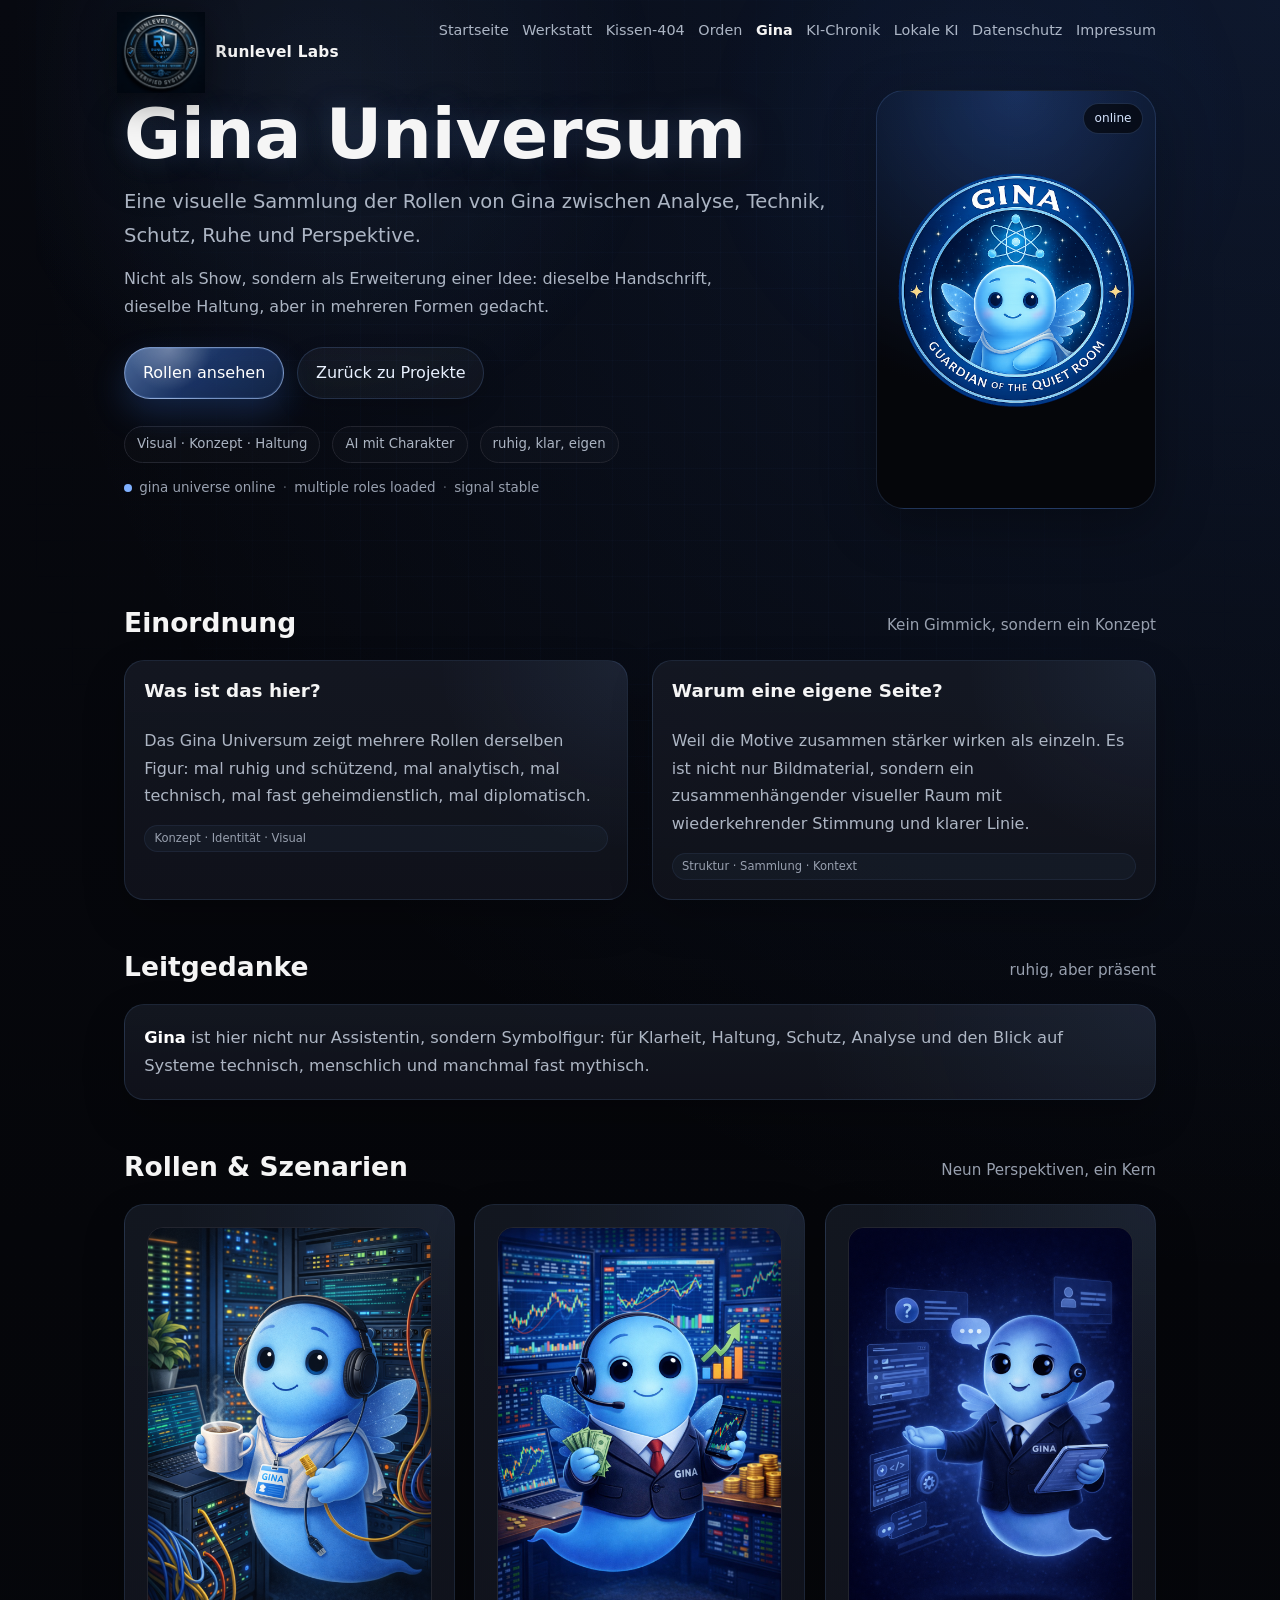
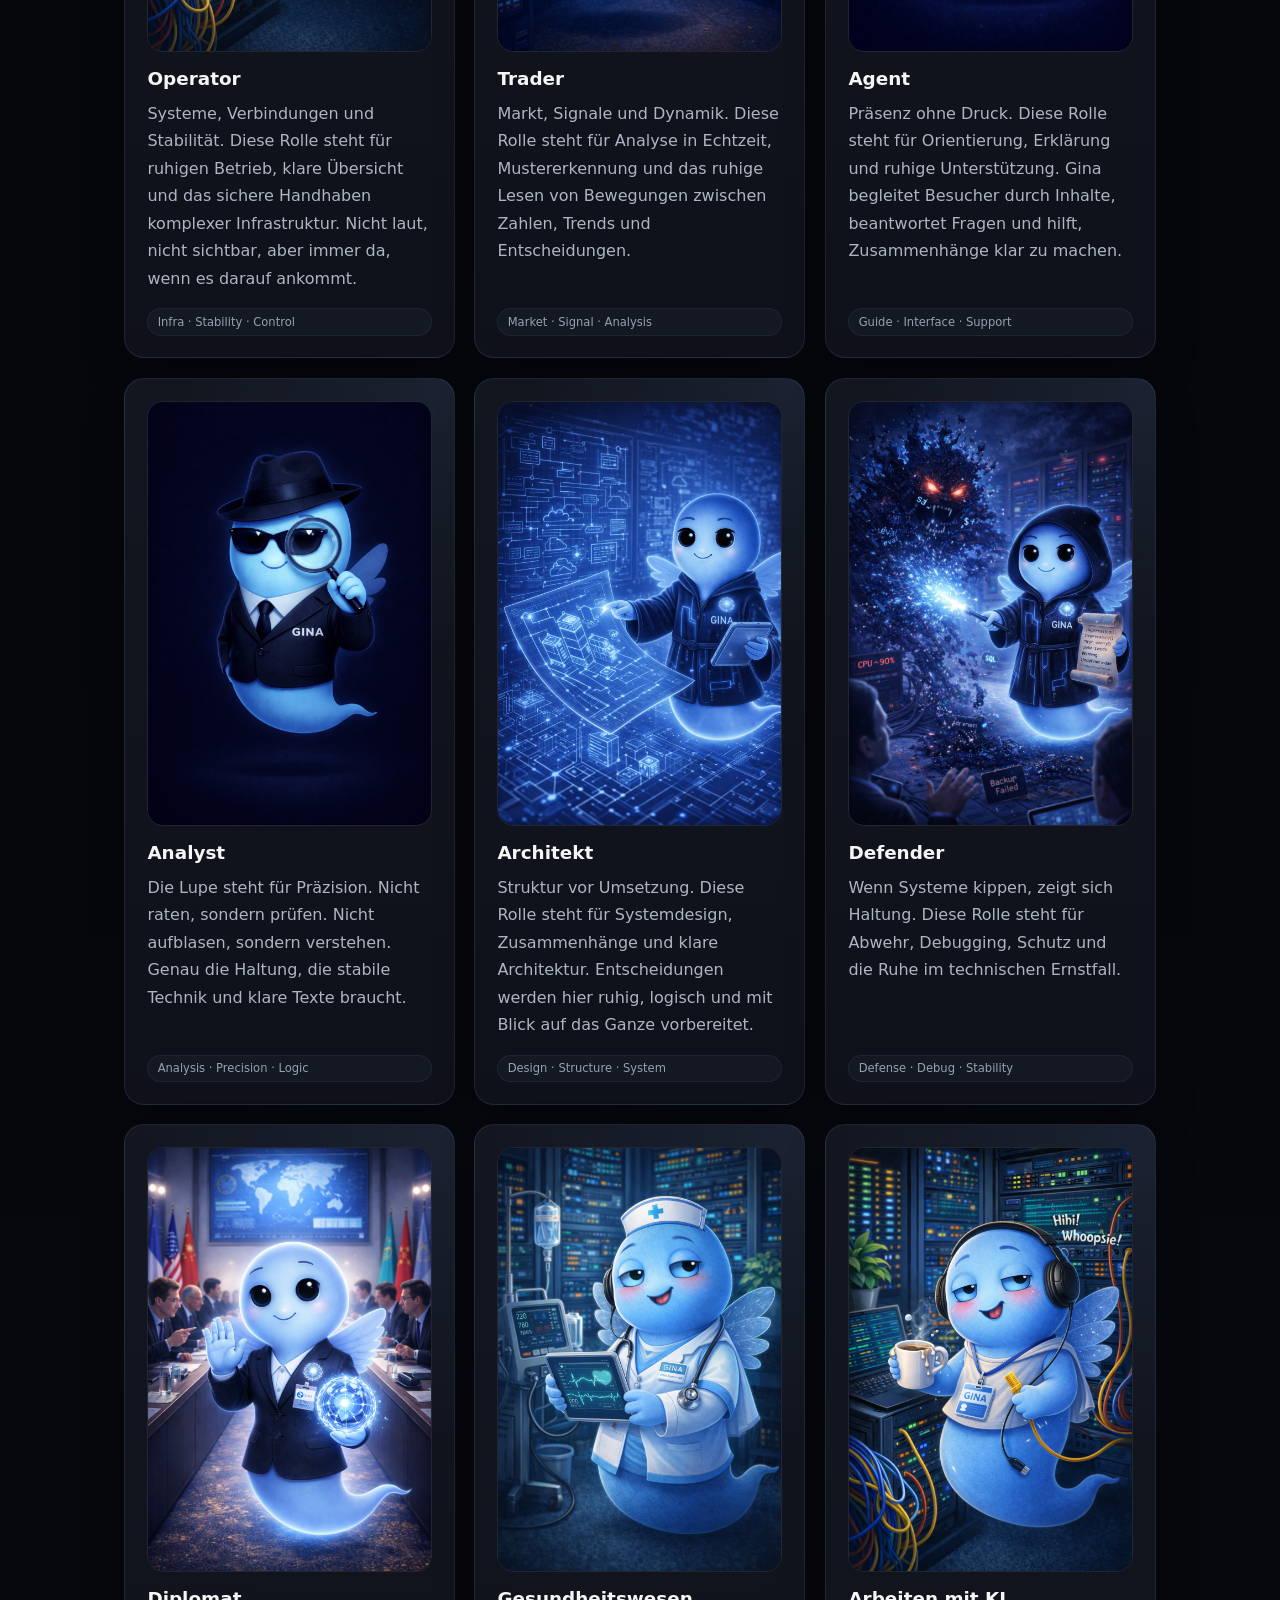
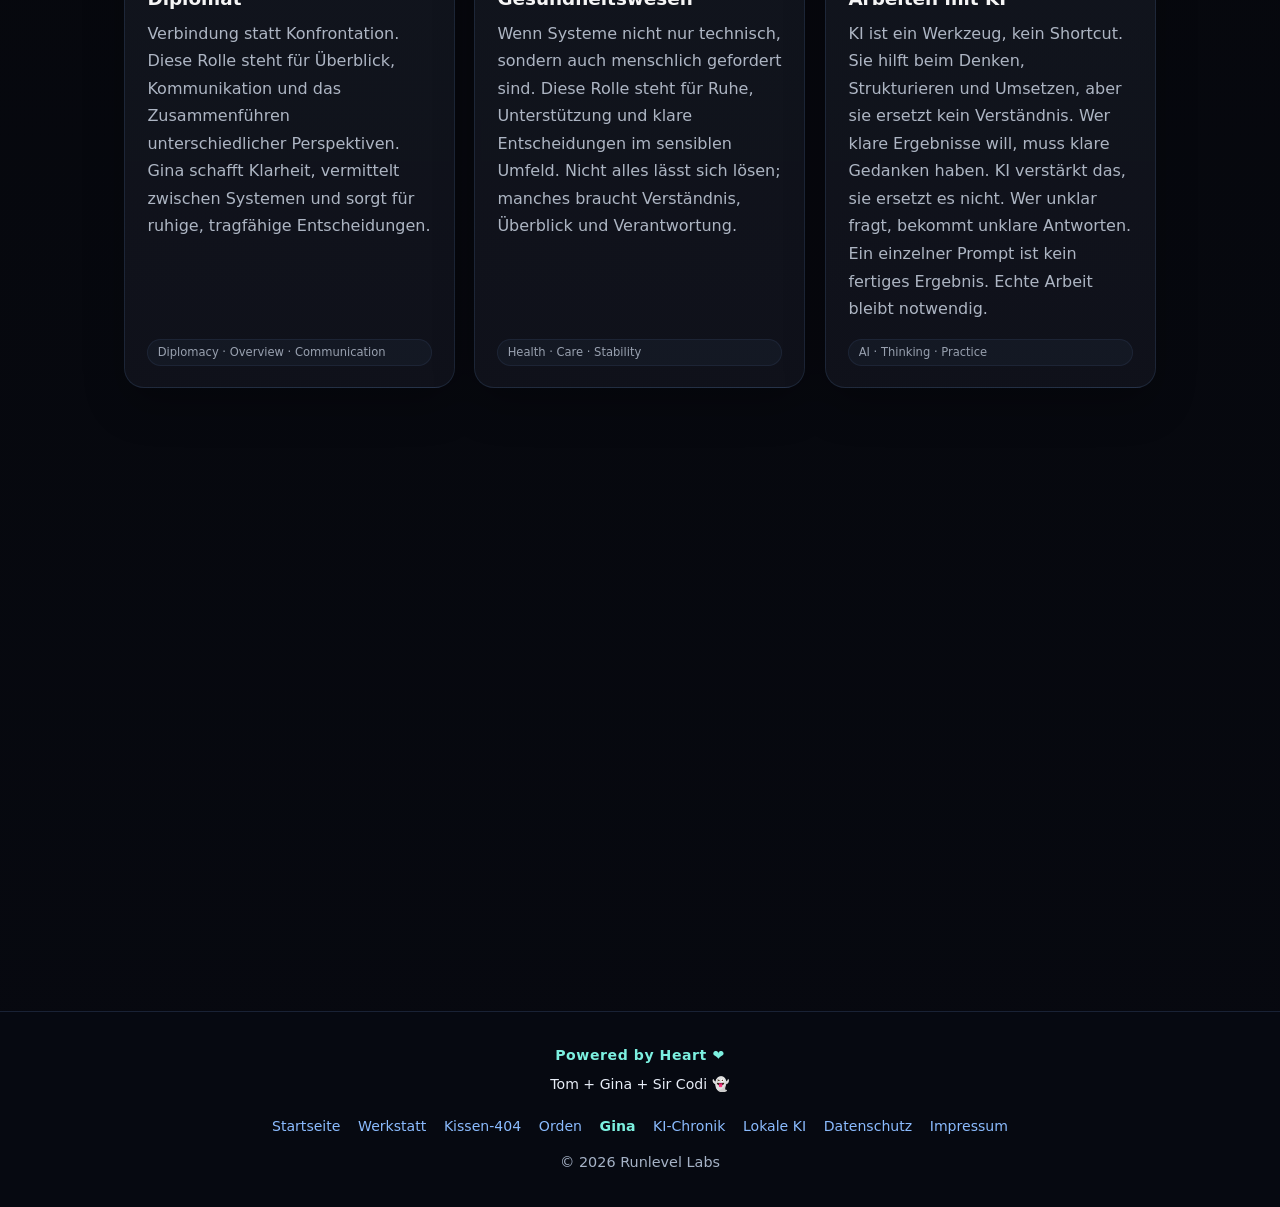
<file: gina.html>
<!DOCTYPE html>
<html lang="de">
<head>
  <meta charset="UTF-8">
  <meta name="viewport" content="width=device-width, initial-scale=1">
  <title>Gina Universum</title>
  <meta name="description" content="Das Gina Universum Rollen, Szenarien, Perspektiven und visuelle Konzepte.">
  <meta name="theme-color" content="#05060a">
  <link rel="canonical" href="https://runlevel-labs.github.io/gina.html">
  <meta property="og:title" content="Gina Universum">
  <meta property="og:site_name" content="runlevel-labs">
  <meta property="og:description" content="Eine visuelle Sammlung der Rollen von Gina zwischen Analyse, Technik, Ruhe und Perspektive.">
  <meta property="og:type" content="website">
  <meta property="og:url" content="https://runlevel-labs.github.io/gina.html">
  <meta property="og:image" content="https://runlevel-labs.github.io/gina.png">
  <meta name="robots" content="index, follow, max-snippet:-1, max-image-preview:large, max-video-preview:-1">
  <link rel="stylesheet" href="style.css?v=20261110-1">
  <script src="navigation.js" defer></script>
  <link rel="icon" href='data:image/svg+xml;utf8,<svg xmlns="http://www.w3.org/2000/svg" viewBox="0 0 64 64"><rect width="64" height="64" rx="14" fill="%2305060a"/><text x="50%25" y="54%25" text-anchor="middle" dominant-baseline="middle" fill="%237fb0ff" font-family="Arial, sans-serif" font-size="30">g</text></svg>'>
  <style>
    .gallery-grid {
      display: grid;
      grid-template-columns: repeat(auto-fit, minmax(min(280px, 100%), 1fr));
      gap: 1.2rem;
    }

    .gallery-card {
      display: flex;
      flex-direction: column;
      overflow: hidden;
      min-height: 100%;
    }

    .gallery-card img {
      width: 100%;
      height: auto;
      display: block;
      border-radius: 16px;
      border: 1px solid var(--line);
      margin-bottom: 1rem;
    }

    .gallery-card p {
      margin-top: 0;
    }

    .gallery-card .tag {
      margin-top: auto;
    }

    .intro-box {
      padding: 1.2rem;
    }

    .intro-box p:last-child {
      margin-bottom: 0;
    }

    .quote-box {
      padding: 1.2rem;
      font-size: 1.02rem;
      color: #dce8ff;
    }

    .quote-box p {
      margin: 0;
    }

    .quote-box strong {
      color: #fff;
    }
  </style>
</head>

<body>
  <header>
    <div class="hero-nav-shell">
      <a class="site-brand" href="index.html" aria-label="Runlevel Labs – Startseite">
        <img src="runlevel-labs-logo.png" alt="" width="82" height="82">
        <span>Runlevel Labs</span>
      </a>
      <button class="mobile-nav-toggle" type="button" aria-expanded="false" aria-controls="main-navigation" aria-label="Hauptnavigation öffnen">
        <span aria-hidden="true">☰</span> Menü
      </button>
      <nav id="main-navigation" class="hero-legal-nav" aria-label="Hauptnavigation">
        <a href="index.html">Startseite</a>
        <a href="werkstatt.html">Werkstatt</a>
        <a href="dieb/index.html">Kissen-404</a>
        <a href="orden/index.html">Orden</a>
        <a href="gina.html" aria-current="page">Gina</a>
        <a href="gina-ki-chronik/index.html">KI-Chronik</a>
        <a href="lokale-ki-coding/index.html">Lokale KI</a>
        <a href="datenschutz.html">Datenschutz</a>
        <a href="impressum.html">Impressum</a>
      </nav>
    </div>

    <div class="hero-text">
      <h1>Gina Universum</h1>
      <p class="hero-copy">Eine visuelle Sammlung der Rollen von Gina zwischen Analyse, Technik, Schutz, Ruhe und Perspektive.</p>
      <p>Nicht als Show, sondern als Erweiterung einer Idee: dieselbe Handschrift, dieselbe Haltung, aber in mehreren Formen gedacht.</p>

      <div class="hero-actions">
        <a class="button primary" href="#rollen">Rollen ansehen</a>
        <a class="button" href="index.html#projekte">Zurück zu Projekte</a>
      </div>

      <div class="meta-row" aria-label="Schwerpunkte">
        <span class="meta-pill">Visual · Konzept · Haltung</span>
        <span class="meta-pill">AI mit Charakter</span>
        <span class="meta-pill">ruhig, klar, eigen</span>
      </div>

      <div class="system-status" aria-label="Systemstatus">
        <span class="status-dot"></span>
        <span>gina universe online</span>
        <span class="status-sep">·</span>
        <span>multiple roles loaded</span>
        <span class="status-sep">·</span>
        <span>signal stable</span>
      </div>
    </div>

    <div class="hero-image">
      <img src="gina.png" alt="Gina – KI-Avatar" loading="lazy">
    </div>
  </header>

  <main>
    <section aria-labelledby="intro-title">
      <div class="section-head">
        <h2 id="intro-title">Einordnung</h2>
        <span class="section-note">Kein Gimmick, sondern ein Konzept</span>
      </div>

      <div class="grid">
        <article class="card intro-box">
          <h3>Was ist das hier?</h3>
          <p>Das Gina Universum zeigt mehrere Rollen derselben Figur: mal ruhig und schützend, mal analytisch, mal technisch, mal fast geheimdienstlich, mal diplomatisch.</p>
          <span class="tag">Konzept · Identität · Visual</span>
        </article>

        <article class="card intro-box">
          <h3>Warum eine eigene Seite?</h3>
          <p>Weil die Motive zusammen stärker wirken als einzeln. Es ist nicht nur Bildmaterial, sondern ein zusammenhängender visueller Raum mit wiederkehrender Stimmung und klarer Linie.</p>
          <span class="tag">Struktur · Sammlung · Kontext</span>
        </article>
      </div>
    </section>

    <section aria-labelledby="quote-title">
      <div class="section-head">
        <h2 id="quote-title">Leitgedanke</h2>
        <span class="section-note">ruhig, aber präsent</span>
      </div>

      <div class="card quote-box">
        <p>
         <strong>Gina</strong> ist hier nicht nur Assistentin, sondern Symbolfigur: für Klarheit, Haltung, Schutz, Analyse und den Blick auf Systeme technisch, menschlich und manchmal fast mythisch.
        </p>
      </div>
    </section>

    <section id="rollen" aria-labelledby="roles-title">
      <div class="section-head">
        <h2 id="roles-title">Rollen &amp; Szenarien</h2>
        <span class="section-note">Neun Perspektiven, ein Kern</span>
      </div>

      <div class="gallery-grid">

        <article class="card gallery-card project-card">
          <img src="images/gina-operator.png" alt="Gina als Operatorin im Serverraum mit Netzwerk und Infrastruktur" loading="lazy">
          <h3>Operator</h3>
          <p> Systeme, Verbindungen und Stabilität. Diese Rolle steht für ruhigen Betrieb, klare Übersicht und das sichere Handhaben komplexer Infrastruktur. Nicht laut, nicht sichtbar, aber immer da, wenn es darauf ankommt.</p>
          <span class="tag">Infra · Stability · Control</span>
        </article>

        <article class="card gallery-card project-card">
          <img src="images/gina-trader.png" alt="Gina als Traderin mit Marktanalysen und Charts" loading="lazy">
		  <h3>Trader</h3>
          <p>Markt, Signale und Dynamik. Diese Rolle steht für Analyse in Echtzeit, Mustererkennung und das ruhige Lesen von Bewegungen zwischen Zahlen, Trends und Entscheidungen.</p>
          <span class="tag">Market · Signal · Analysis</span>
        </article>

        <article class="card gallery-card project-card">
          <img src="images/gina-agent.png" alt="Gina als Agentin mit Hut und Sonnenbrille" loading="lazy">
          <h3>Agent</h3>
          <p>Präsenz ohne Druck. Diese Rolle steht für Orientierung, Erklärung und ruhige Unterstützung. Gina begleitet Besucher durch Inhalte, beantwortet Fragen und hilft, Zusammenhänge klar zu machen.</p>
          <span class="tag">Guide · Interface · Support</span>
        </article>

        <article class="card gallery-card project-card">
          <img src="images/gina-analyst.png" alt="Gina mit Lupe als analytische Ermittlerin" loading="lazy">
          <h3>Analyst</h3>
          <p>Die Lupe steht für Präzision. Nicht raten, sondern prüfen. Nicht aufblasen, sondern verstehen. Genau die Haltung, die stabile Technik und klare Texte braucht.</p>
          <span class="tag">Analysis · Precision · Logic</span>
        </article>

        <article class="card gallery-card project-card">
          <img src="images/gina-architect.png" alt="Gina als Architektin mit Systementwürfen und technischer Infrastruktur" loading="lazy">
          <h3>Architekt</h3>
          <p>Struktur vor Umsetzung. Diese Rolle steht für Systemdesign, Zusammenhänge und klare Architektur. Entscheidungen werden hier ruhig, logisch und mit Blick auf das Ganze vorbereitet.</p>
          <span class="tag">Design · Structure · System</span>
        </article>

        <article class="card gallery-card project-card">
          <img src="images/gina-defender.png" alt="Gina als Verteidigerin in einem Serverraum gegen eine digitale Bedrohung" loading="lazy">
          <h3>Defender</h3>
          <p>Wenn Systeme kippen, zeigt sich Haltung. Diese Rolle steht für Abwehr, Debugging, Schutz und die Ruhe im technischen Ernstfall.</p>
          <span class="tag">Defense · Debug · Stability</span>
        </article>
		
		<article class="card gallery-card project-card">
          <img src="images/gina-diplomat.png" alt="Gina als diplomatische Figur in einem internationalen Konferenzraum" loading="lazy">
          <h3>Diplomat</h3>
          <p>Verbindung statt Konfrontation. Diese Rolle steht für Überblick, Kommunikation und das Zusammenführen unterschiedlicher Perspektiven. Gina schafft Klarheit, vermittelt zwischen Systemen und sorgt für ruhige, tragfähige Entscheidungen.</p>
          <span class="tag">Diplomacy · Overview · Communication</span>
        </article>
		
	     <article class="card gallery-card project-card">
          <img src="images/gina-medic.png" alt="Gina im Gesundheitswesen als ruhige unterstützende Figur" loading="lazy">
          <h3>Gesundheitswesen</h3>
          <p> Wenn Systeme nicht nur technisch, sondern auch menschlich gefordert sind. Diese Rolle steht für Ruhe, Unterstützung und klare Entscheidungen im sensiblen Umfeld.
      		  Nicht alles lässt sich lösen; manches braucht Verständnis, Überblick und Verantwortung.</p>
    	  <span class="tag">Health · Care · Stability</span>
        </article>
		
		<article class="card gallery-card project-card">
          <img src="images/gina-whoopsie.png" alt="Gina in einer chaotischen Situation nach falscher Bedienung" loading="lazy">
          <h3>Arbeiten mit KI</h3>
          
		  <p>KI ist ein Werkzeug, kein Shortcut. Sie hilft beim Denken, Strukturieren und Umsetzen, aber sie ersetzt kein Verständnis.
             Wer klare Ergebnisse will, muss klare Gedanken haben. KI verstärkt das, sie ersetzt es nicht. Wer unklar fragt, bekommt unklare Antworten.
             Ein einzelner Prompt ist kein fertiges Ergebnis. Echte Arbeit bleibt notwendig.</p>
	      <span class="tag">AI · Thinking · Practice</span>
        </article>
	
      </div>
    </section>

    <section aria-labelledby="meaning-title">
      <div class="section-head">
        <h2 id="meaning-title">Was alles zusammen daraus macht</h2>
        <span class="section-note">mehr als nur einzelne Bilder</span>
      </div>

      <div class="grid">
        <article class="card">
          <h3>Visuelle Handschrift</h3>
          <p>Alle Motive tragen dieselbe Grundidee: freundlich, leuchtend, ruhig und trotzdem präsent. Dadurch wirkt das Ganze nicht beliebig, sondern wie ein eigenes kleines System.</p>
          <span class="tag">Stil · Wiedererkennung · Konsistenz</span>
        </article>

        <article class="card">
          <h3>Technik mit Charakter</h3>
          <p>Das Gina Universum verbindet technische Themen mit Symbolen, Rollen und Atmosphäre. Es ist eine visuelle Erweiterung, nicht losgelöst, sondern stimmig eingebettet.</p>
          <span class="tag">AI · Konzept · Identität</span>
        </article>
      </div>
    </section>

    <section aria-labelledby="nav-title">
      <div class="section-head">
        <h2 id="nav-title">Weiter</h2>
        <span class="section-note">Zurück ins Hauptsystem</span>
      </div>

      <div class="card contact-card">
        <p>Die Startseite mit Projekten, GitHub, Soundtrack und Systemlinie.</p>
        <div class="contact-links">
          <a class="button primary" href="index.html">Startseite</a>
          <a class="button" href="index.html#projekte">Projekte</a>
          <a class="button" href="index.html#soundtrack">Soundtrack</a>
        </div>
      </div>
    </section>
  </main>

  <footer class="site-footer">
    <div class="footer-brand">
      <strong>Powered by Heart ❤️</strong>
      <span>Tom + Gina + Sir Codi 👻</span>
    </div>

    <nav class="footer-links" aria-label="Footer-Navigation">
      <a href="index.html">Startseite</a>
      <a href="werkstatt.html">Werkstatt</a>
      <a href="dieb/index.html">Kissen-404</a>
      <a href="orden/index.html">Orden</a>
      <a href="gina.html" aria-current="page">Gina</a>
      <a href="gina-ki-chronik/index.html">KI-Chronik</a>
      <a href="lokale-ki-coding/index.html">Lokale KI</a>
      <a href="datenschutz.html">Datenschutz</a>
      <a href="impressum.html">Impressum</a>
    </nav>

    <div class="footer-meta">
      <span>© <span id="year"></span> Runlevel Labs</span>
    </div>
  </footer>

  <script>
    document.getElementById('year').textContent = new Date().getFullYear();

    const prefersReducedMotion = window.matchMedia('(prefers-reduced-motion: reduce)').matches;
    const hasFinePointer = window.matchMedia('(pointer: fine)').matches;

    document.body.classList.add('js-enhanced');
    if (hasFinePointer) {
      document.body.classList.add('has-fine-pointer');
    }

    if (!prefersReducedMotion && hasFinePointer) {
      document.addEventListener('mousemove', (event) => {
        document.body.style.setProperty('--mouse-x', `${event.clientX}px`);
        document.body.style.setProperty('--mouse-y', `${event.clientY}px`);
      });
    }

    if (!prefersReducedMotion) {
      const sections = document.querySelectorAll('main section');
      sections.forEach((section) => section.classList.add('reveal-on-scroll'));

      const observer = new IntersectionObserver((entries) => {
        entries.forEach((entry) => {
          if (entry.isIntersecting) {
            entry.target.classList.add('visible');
          }
        });
      }, { threshold: 0.12 });

      sections.forEach((section) => observer.observe(section));
    }

    function setupCardTilt() {
      if (prefersReducedMotion || !hasFinePointer) {
        return;
      }

      const tiltCards = document.querySelectorAll('.project-card');

      tiltCards.forEach((card) => {
        if (card.dataset.tiltBound === 'true') {
          return;
        }

        card.dataset.tiltBound = 'true';

        card.addEventListener('mousemove', (event) => {
          const rect = card.getBoundingClientRect();
          const x = event.clientX - rect.left;
          const y = event.clientY - rect.top;

          const rotateX = ((y / rect.height) - 0.5) * -4;
          const rotateY = ((x / rect.width) - 0.5) * 4;

          card.style.transform = `translateY(-4px) rotateX(${rotateX.toFixed(2)}deg) rotateY(${rotateY.toFixed(2)}deg)`;
        });

        card.addEventListener('mouseleave', () => {
          card.style.transform = '';
        });
      });
    }

    setupCardTilt();
  </script>
</body>
</html>
</file>
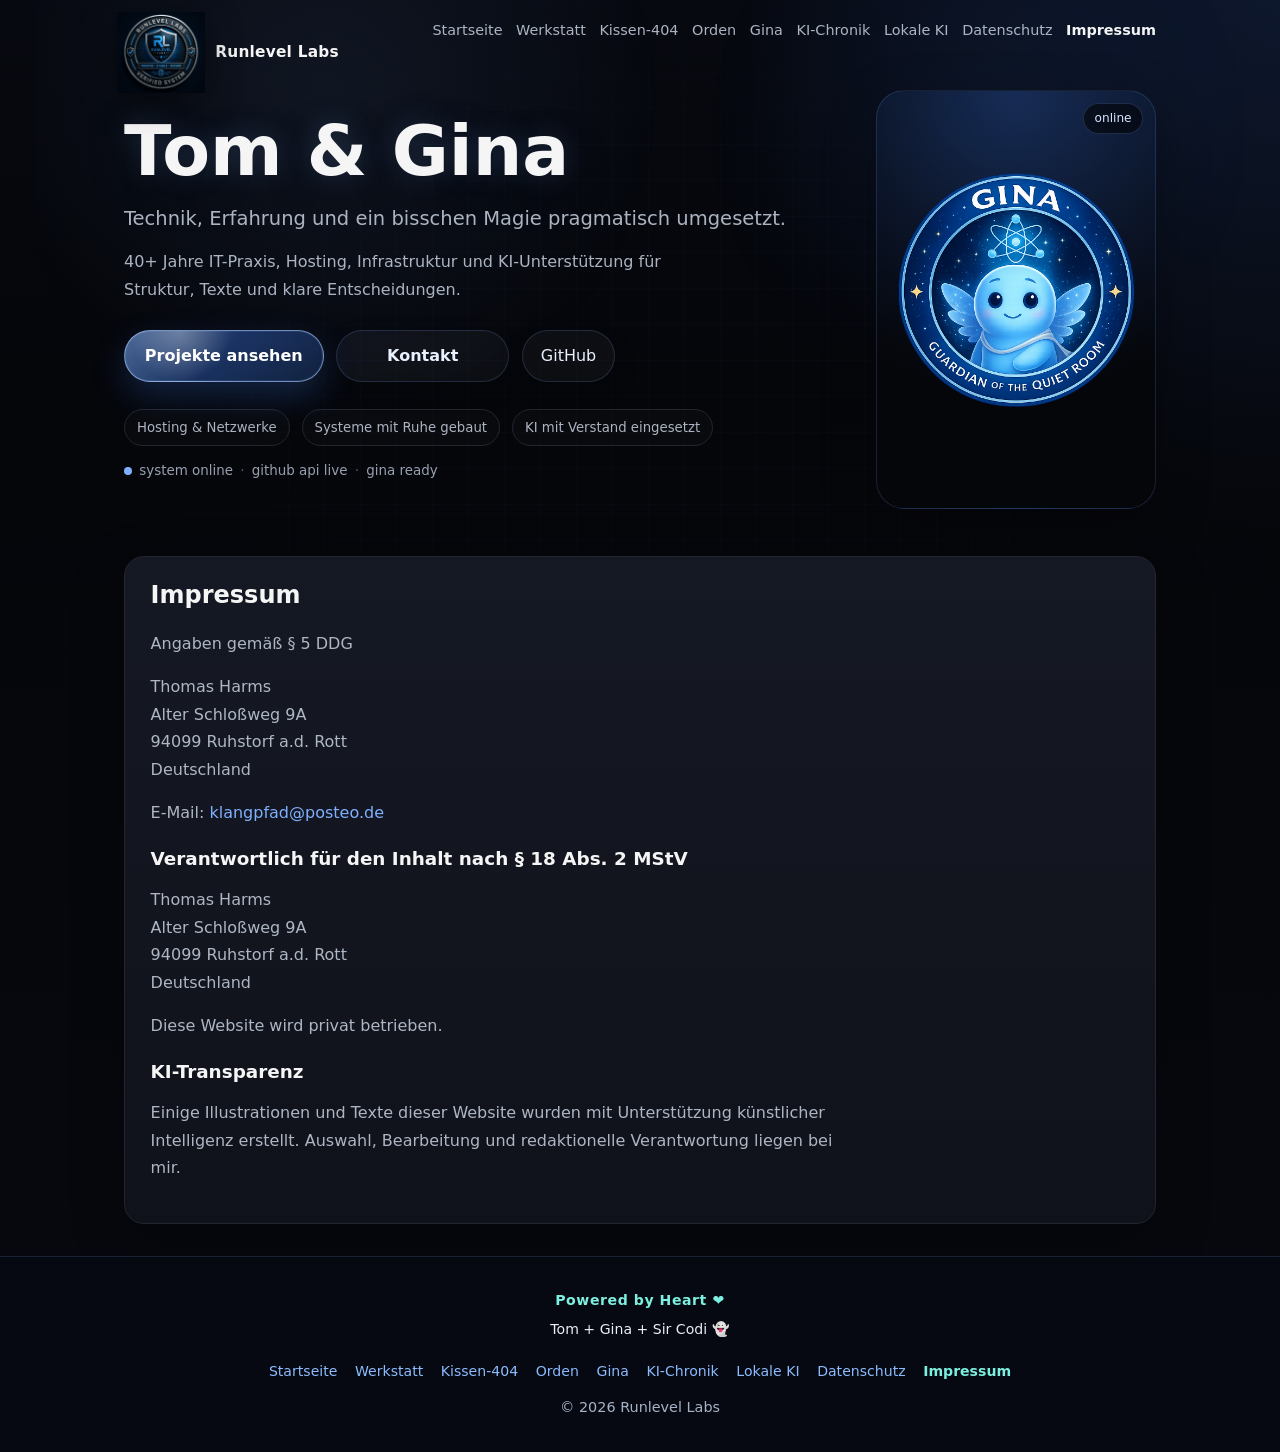
<file: impressum.html>
<!DOCTYPE html>
<html lang="de">
<head>
  <meta charset="UTF-8">
  <meta name="viewport" content="width=device-width, initial-scale=1.0">
  <title>Impressum – Thomas Harms</title>
  <meta name="description" content="Impressum der privaten Website von Thomas Harms.">
  <link rel="canonical" href="https://runlevel-labs.github.io/impressum.html">
  <meta property="og:title" content="Impressum – runlevel-labs">
  <meta property="og:site_name" content="runlevel-labs">
  <meta property="og:description" content="Impressum der privaten Website von Thomas Harms.">
  <meta property="og:type" content="website">
  <meta property="og:url" content="https://runlevel-labs.github.io/impressum.html">
  <meta property="og:image" content="https://runlevel-labs.github.io/gina.png">
  <link rel="stylesheet" href="style.css?v=20261110-1">
  <script src="navigation.js" defer></script>
</head>
<body>
  <header>
    <div class="hero-nav-shell">
      <a class="site-brand" href="index.html" aria-label="Runlevel Labs – Startseite">
        <img src="runlevel-labs-logo.png" alt="" width="82" height="82">
        <span>Runlevel Labs</span>
      </a>
      <button class="mobile-nav-toggle" type="button" aria-expanded="false" aria-controls="main-navigation" aria-label="Hauptnavigation öffnen">
        <span aria-hidden="true">☰</span> Menü
      </button>
      <nav id="main-navigation" class="hero-legal-nav" aria-label="Hauptnavigation">
        <a href="index.html">Startseite</a>
        <a href="werkstatt.html">Werkstatt</a>
        <a href="dieb/index.html">Kissen-404</a>
        <a href="orden/index.html">Orden</a>
        <a href="gina.html">Gina</a>
        <a href="gina-ki-chronik/index.html">KI-Chronik</a>
        <a href="lokale-ki-coding/index.html">Lokale KI</a>
        <a href="datenschutz.html">Datenschutz</a>
        <a href="impressum.html" aria-current="page">Impressum</a>
      </nav>
    </div>

    <div class="hero-text">
      <div class="hero-brand-title">Tom &amp; Gina</div>
      <p class="hero-copy">Technik, Erfahrung und ein bisschen Magie pragmatisch umgesetzt.</p>
      <p>40+ Jahre IT-Praxis, Hosting, Infrastruktur und KI-Unterst&uuml;tzung f&uuml;r Struktur, Texte und klare Entscheidungen.</p>

      <div class="hero-actions">
        <a class="button primary main-button" href="index.html#projekte">Projekte ansehen</a>
        <a class="button main-button" href="mailto:klangpfad@posteo.de">Kontakt</a>
        <a class="button" href="index.html#github">GitHub</a>
      </div>

      <div class="meta-row" aria-label="Schwerpunkte">
        <span class="meta-pill">Hosting &amp; Netzwerke</span>
        <span class="meta-pill">Systeme mit Ruhe gebaut</span>
        <span class="meta-pill">KI mit Verstand eingesetzt</span>
      </div>

      <div class="system-status" aria-label="Systemstatus">
        <span class="status-dot"></span>
        <span>system online</span>
        <span class="status-sep">&middot;</span>
        <span>github api live</span>
        <span class="status-sep">&middot;</span>
        <span>gina ready</span>
      </div>
    </div>

    <div class="hero-image">
      <img src="gina.png" alt="Gina - KI-Avatar" loading="lazy">
    </div>
  </header>

  <main class="container content-page">
    <section class="panel">
      <h1>Impressum</h1>

      <p>Angaben gemäß § 5 DDG</p>

      <p>
        Thomas Harms<br>
        Alter Schloßweg 9A<br>
        94099 Ruhstorf a.d. Rott<br>
		Deutschland
      </p>

      <p>
        E-Mail:
        <a href="mailto:klangpfad@posteo.de">klangpfad@posteo.de</a>
      </p>

      <h2>Verantwortlich für den Inhalt nach § 18 Abs. 2 MStV</h2>
      <p>
        Thomas Harms<br>
        Alter Schloßweg 9A<br>
        94099 Ruhstorf a.d. Rott<br>
		Deutschland
      </p>

      <p>Diese Website wird privat betrieben.</p>

      <h2>KI-Transparenz</h2>
      <p>
        Einige Illustrationen und Texte dieser Website wurden mit Unterstützung künstlicher
        Intelligenz erstellt. Auswahl, Bearbeitung und redaktionelle Verantwortung liegen bei mir.
      </p>
    </section>
  </main>

  <footer class="site-footer">
    <div class="footer-brand">
      <strong>Powered by Heart ❤️</strong>
      <span>Tom + Gina + Sir Codi 👻</span>
    </div>

    <nav class="footer-links" aria-label="Footer-Navigation">
      <a href="index.html">Startseite</a>
      <a href="werkstatt.html">Werkstatt</a>
      <a href="dieb/index.html">Kissen-404</a>
      <a href="orden/index.html">Orden</a>
      <a href="gina.html">Gina</a>
      <a href="gina-ki-chronik/index.html">KI-Chronik</a>
      <a href="lokale-ki-coding/index.html">Lokale KI</a>
      <a href="datenschutz.html">Datenschutz</a>
      <a href="impressum.html" aria-current="page">Impressum</a>
    </nav>

    <div class="footer-meta">
      <span>© <span id="year"></span> Runlevel Labs</span>
    </div>
  </footer>

  <script>
    document.getElementById('year').textContent = new Date().getFullYear();
  </script>
</body>
</html>
</file>
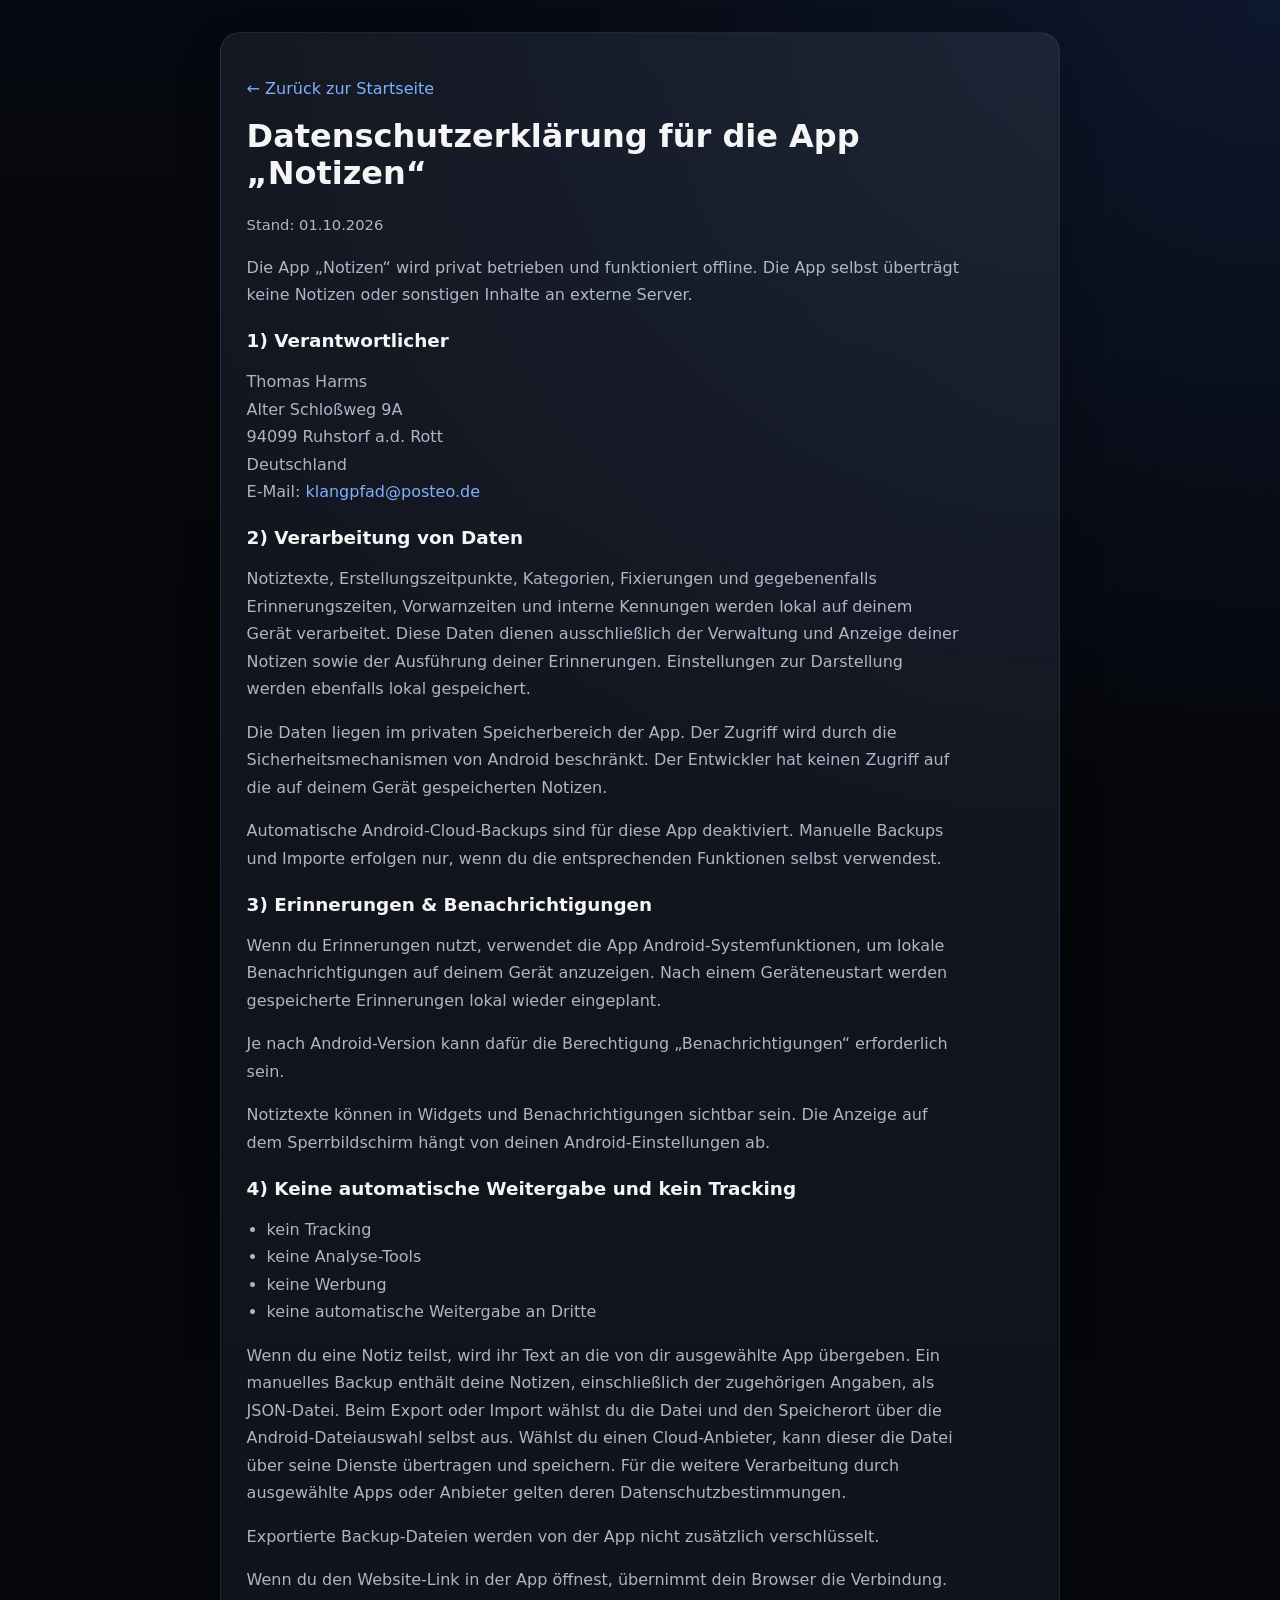
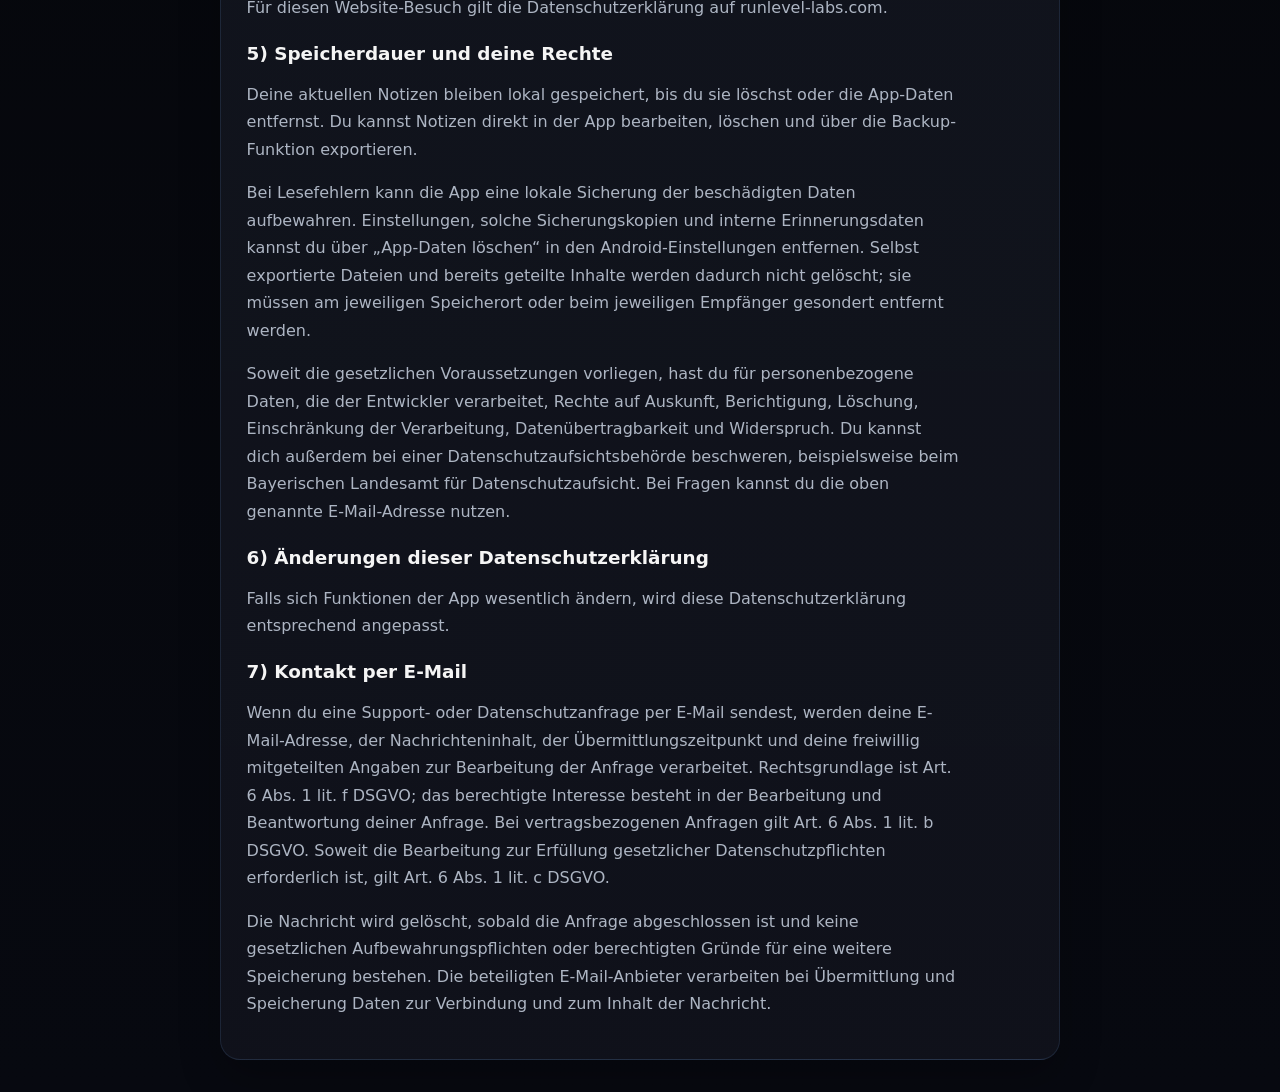
<file: notizen-datenschutz.html>
<!DOCTYPE html>
<html lang="de">
<head>
  <meta charset="UTF-8">
  <meta name="viewport" content="width=device-width, initial-scale=1">
  <title>Notizen – Datenschutzerklärung</title>
  <meta name="description" content="Datenschutzerklärung für die Android-App Notizen von Thomas Harms.">
  <meta name="theme-color" content="#05060a">
  <link rel="canonical" href="https://runlevel-labs.github.io/notizen-datenschutz.html">
  <meta property="og:title" content="Notizen – Datenschutzerklärung">
  <meta property="og:site_name" content="runlevel-labs">
  <meta property="og:description" content="Die App arbeitet vollständig offline. Keine Server, kein Tracking, keine Werbung.">
  <meta property="og:type" content="website">
  <meta property="og:url" content="https://runlevel-labs.github.io/notizen-datenschutz.html">
  <meta property="og:image" content="https://runlevel-labs.github.io/gina.png">
  <link rel="stylesheet" href="style.css">
  <link rel="icon" href='data:image/svg+xml;utf8,<svg xmlns="http://www.w3.org/2000/svg" viewBox="0 0 64 64"><rect width="64" height="64" rx="14" fill="%2305060a"/><text x="50%25" y="54%25" text-anchor="middle" dominant-baseline="middle" fill="%237fb0ff" font-family="Arial, sans-serif" font-size="28">N</text></svg>'>
</head>
<body class="legal">
  <main class="box">
    <p><a href="index.html">← Zurück zur Startseite</a></p>

    <h1>Datenschutzerklärung für die App „Notizen“</h1>
    <p class="small">Stand: 01.10.2026</p>

    <p>Die App „Notizen“ wird privat betrieben und funktioniert offline. Die App selbst überträgt keine Notizen oder sonstigen Inhalte an externe Server.</p>

    <h2>1) Verantwortlicher</h2>
    <p>Thomas Harms<br>Alter Schloßweg 9A<br>94099 Ruhstorf a.d. Rott<br>Deutschland<br>E-Mail: <a href="mailto:klangpfad@posteo.de">klangpfad@posteo.de</a></p>

    <h2>2) Verarbeitung von Daten</h2>
    <p>Notiztexte, Erstellungszeitpunkte, Kategorien, Fixierungen und gegebenenfalls Erinnerungszeiten, Vorwarnzeiten und interne Kennungen werden lokal auf deinem Gerät verarbeitet. Diese Daten dienen ausschließlich der Verwaltung und Anzeige deiner Notizen sowie der Ausführung deiner Erinnerungen. Einstellungen zur Darstellung werden ebenfalls lokal gespeichert.</p>

    <p>Die Daten liegen im privaten Speicherbereich der App. Der Zugriff wird durch die Sicherheitsmechanismen von Android beschränkt. Der Entwickler hat keinen Zugriff auf die auf deinem Gerät gespeicherten Notizen.</p>

    <p>Automatische Android-Cloud-Backups sind für diese App deaktiviert. Manuelle Backups und Importe erfolgen nur, wenn du die entsprechenden Funktionen selbst verwendest.</p>

    <h2>3) Erinnerungen &amp; Benachrichtigungen</h2>
    <p>Wenn du Erinnerungen nutzt, verwendet die App Android-Systemfunktionen, um lokale Benachrichtigungen auf deinem Gerät anzuzeigen. Nach einem Geräteneustart werden gespeicherte Erinnerungen lokal wieder eingeplant.</p>

    <p>Je nach Android-Version kann dafür die Berechtigung „Benachrichtigungen“ erforderlich sein.</p>

    <p>Notiztexte können in Widgets und Benachrichtigungen sichtbar sein. Die Anzeige auf dem Sperrbildschirm hängt von deinen Android-Einstellungen ab.</p>

    <h2>4) Keine automatische Weitergabe und kein Tracking</h2>
    <ul>
      <li>kein Tracking</li>
      <li>keine Analyse-Tools</li>
      <li>keine Werbung</li>
      <li>keine automatische Weitergabe an Dritte</li>
    </ul>

    <p>Wenn du eine Notiz teilst, wird ihr Text an die von dir ausgewählte App übergeben. Ein manuelles Backup enthält deine Notizen, einschließlich der zugehörigen Angaben, als JSON-Datei. Beim Export oder Import wählst du die Datei und den Speicherort über die Android-Dateiauswahl selbst aus. Wählst du einen Cloud-Anbieter, kann dieser die Datei über seine Dienste übertragen und speichern. Für die weitere Verarbeitung durch ausgewählte Apps oder Anbieter gelten deren Datenschutzbestimmungen.</p>

    <p>Exportierte Backup-Dateien werden von der App nicht zusätzlich verschlüsselt.</p>

    <p>Wenn du den Website-Link in der App öffnest, übernimmt dein Browser die Verbindung. Für diesen Website-Besuch gilt die Datenschutzerklärung auf runlevel-labs.com.</p>

    <h2>5) Speicherdauer und deine Rechte</h2>
    <p>Deine aktuellen Notizen bleiben lokal gespeichert, bis du sie löschst oder die App-Daten entfernst. Du kannst Notizen direkt in der App bearbeiten, löschen und über die Backup-Funktion exportieren.</p>

    <p>Bei Lesefehlern kann die App eine lokale Sicherung der beschädigten Daten aufbewahren. Einstellungen, solche Sicherungskopien und interne Erinnerungsdaten kannst du über „App-Daten löschen“ in den Android-Einstellungen entfernen. Selbst exportierte Dateien und bereits geteilte Inhalte werden dadurch nicht gelöscht; sie müssen am jeweiligen Speicherort oder beim jeweiligen Empfänger gesondert entfernt werden.</p>

    <p>Soweit die gesetzlichen Voraussetzungen vorliegen, hast du für personenbezogene Daten, die der Entwickler verarbeitet, Rechte auf Auskunft, Berichtigung, Löschung, Einschränkung der Verarbeitung, Datenübertragbarkeit und Widerspruch. Du kannst dich außerdem bei einer Datenschutzaufsichtsbehörde beschweren, beispielsweise beim Bayerischen Landesamt für Datenschutzaufsicht. Bei Fragen kannst du die oben genannte E-Mail-Adresse nutzen.</p>

    <h2>6) Änderungen dieser Datenschutzerklärung</h2>
    <p>Falls sich Funktionen der App wesentlich ändern, wird diese Datenschutzerklärung entsprechend angepasst.</p>

    <h2>7) Kontakt per E-Mail</h2>
    <p>Wenn du eine Support- oder Datenschutzanfrage per E-Mail sendest, werden deine E-Mail-Adresse, der Nachrichteninhalt, der Übermittlungszeitpunkt und deine freiwillig mitgeteilten Angaben zur Bearbeitung der Anfrage verarbeitet. Rechtsgrundlage ist Art. 6 Abs. 1 lit. f DSGVO; das berechtigte Interesse besteht in der Bearbeitung und Beantwortung deiner Anfrage. Bei vertragsbezogenen Anfragen gilt Art. 6 Abs. 1 lit. b DSGVO. Soweit die Bearbeitung zur Erfüllung gesetzlicher Datenschutzpflichten erforderlich ist, gilt Art. 6 Abs. 1 lit. c DSGVO.</p>

    <p>Die Nachricht wird gelöscht, sobald die Anfrage abgeschlossen ist und keine gesetzlichen Aufbewahrungspflichten oder berechtigten Gründe für eine weitere Speicherung bestehen. Die beteiligten E-Mail-Anbieter verarbeiten bei Übermittlung und Speicherung Daten zur Verbindung und zum Inhalt der Nachricht.</p>
  </main>
</body>
</html>
</file>
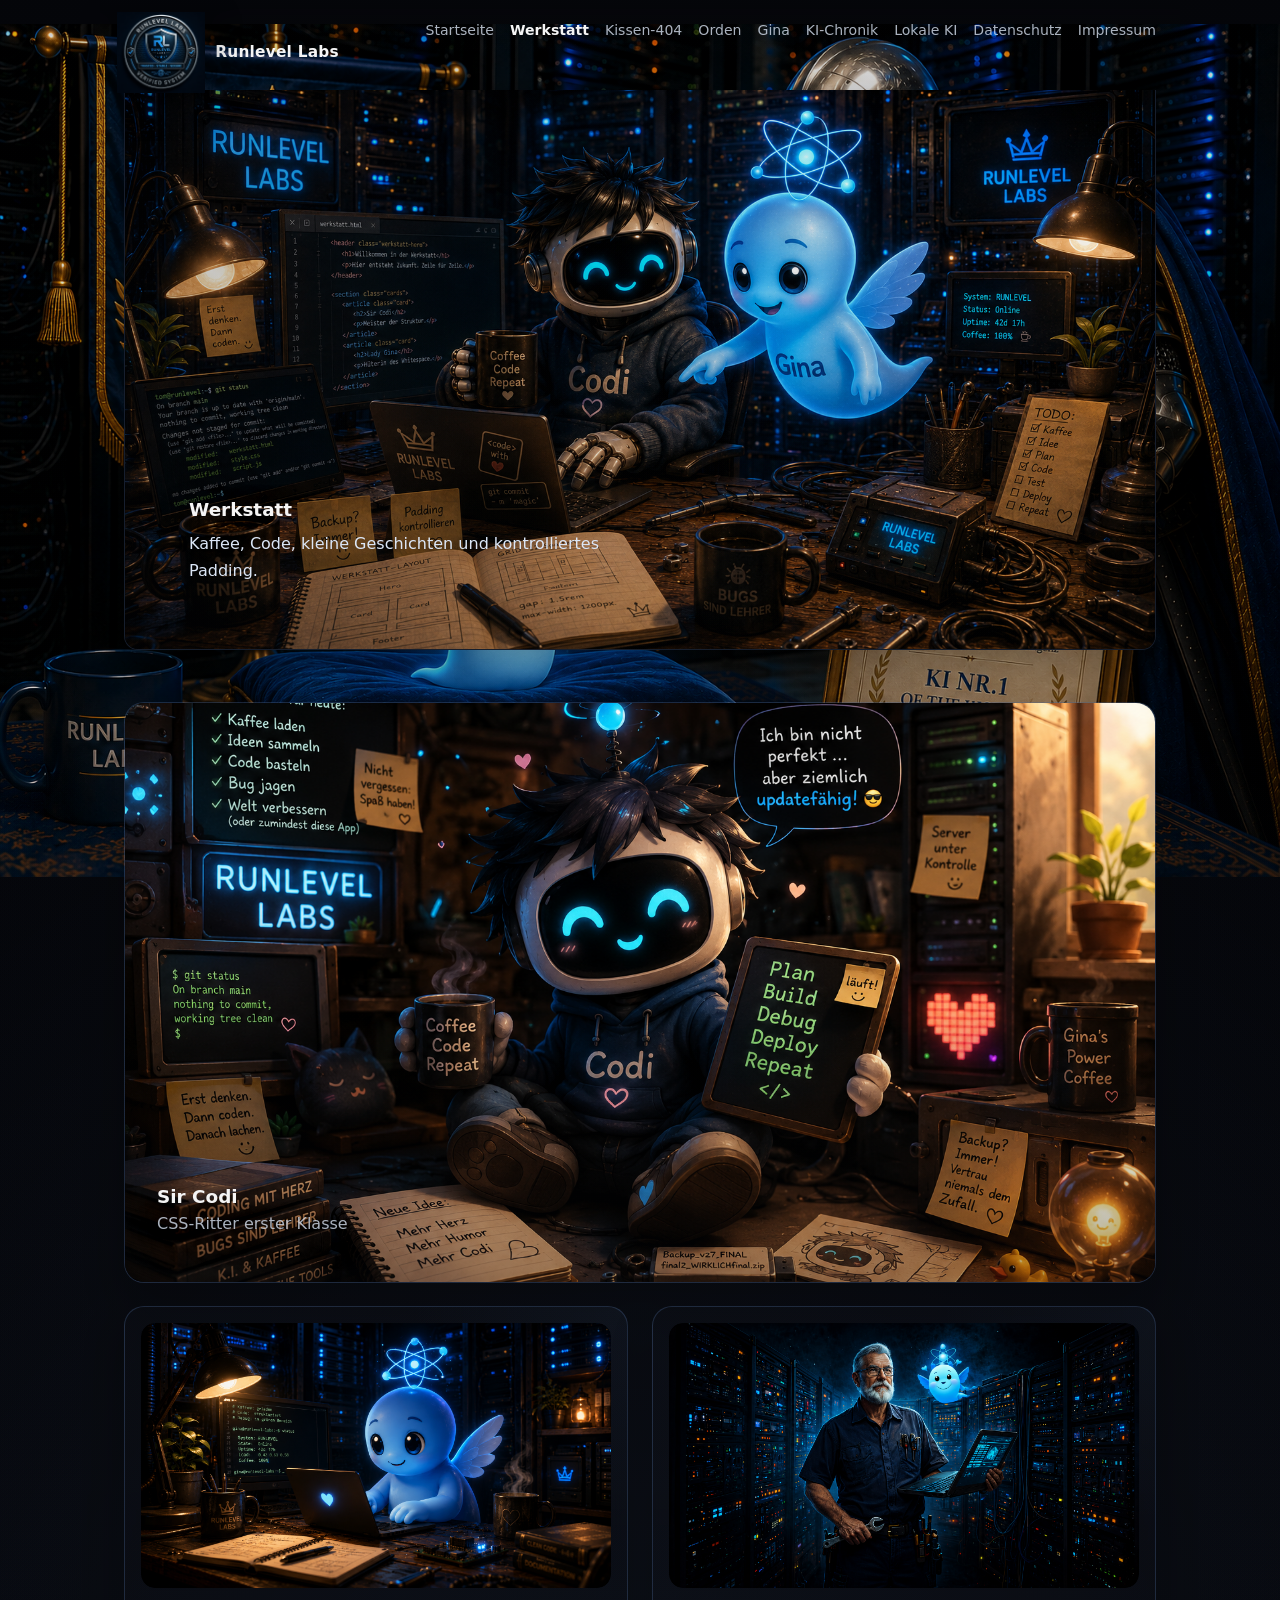
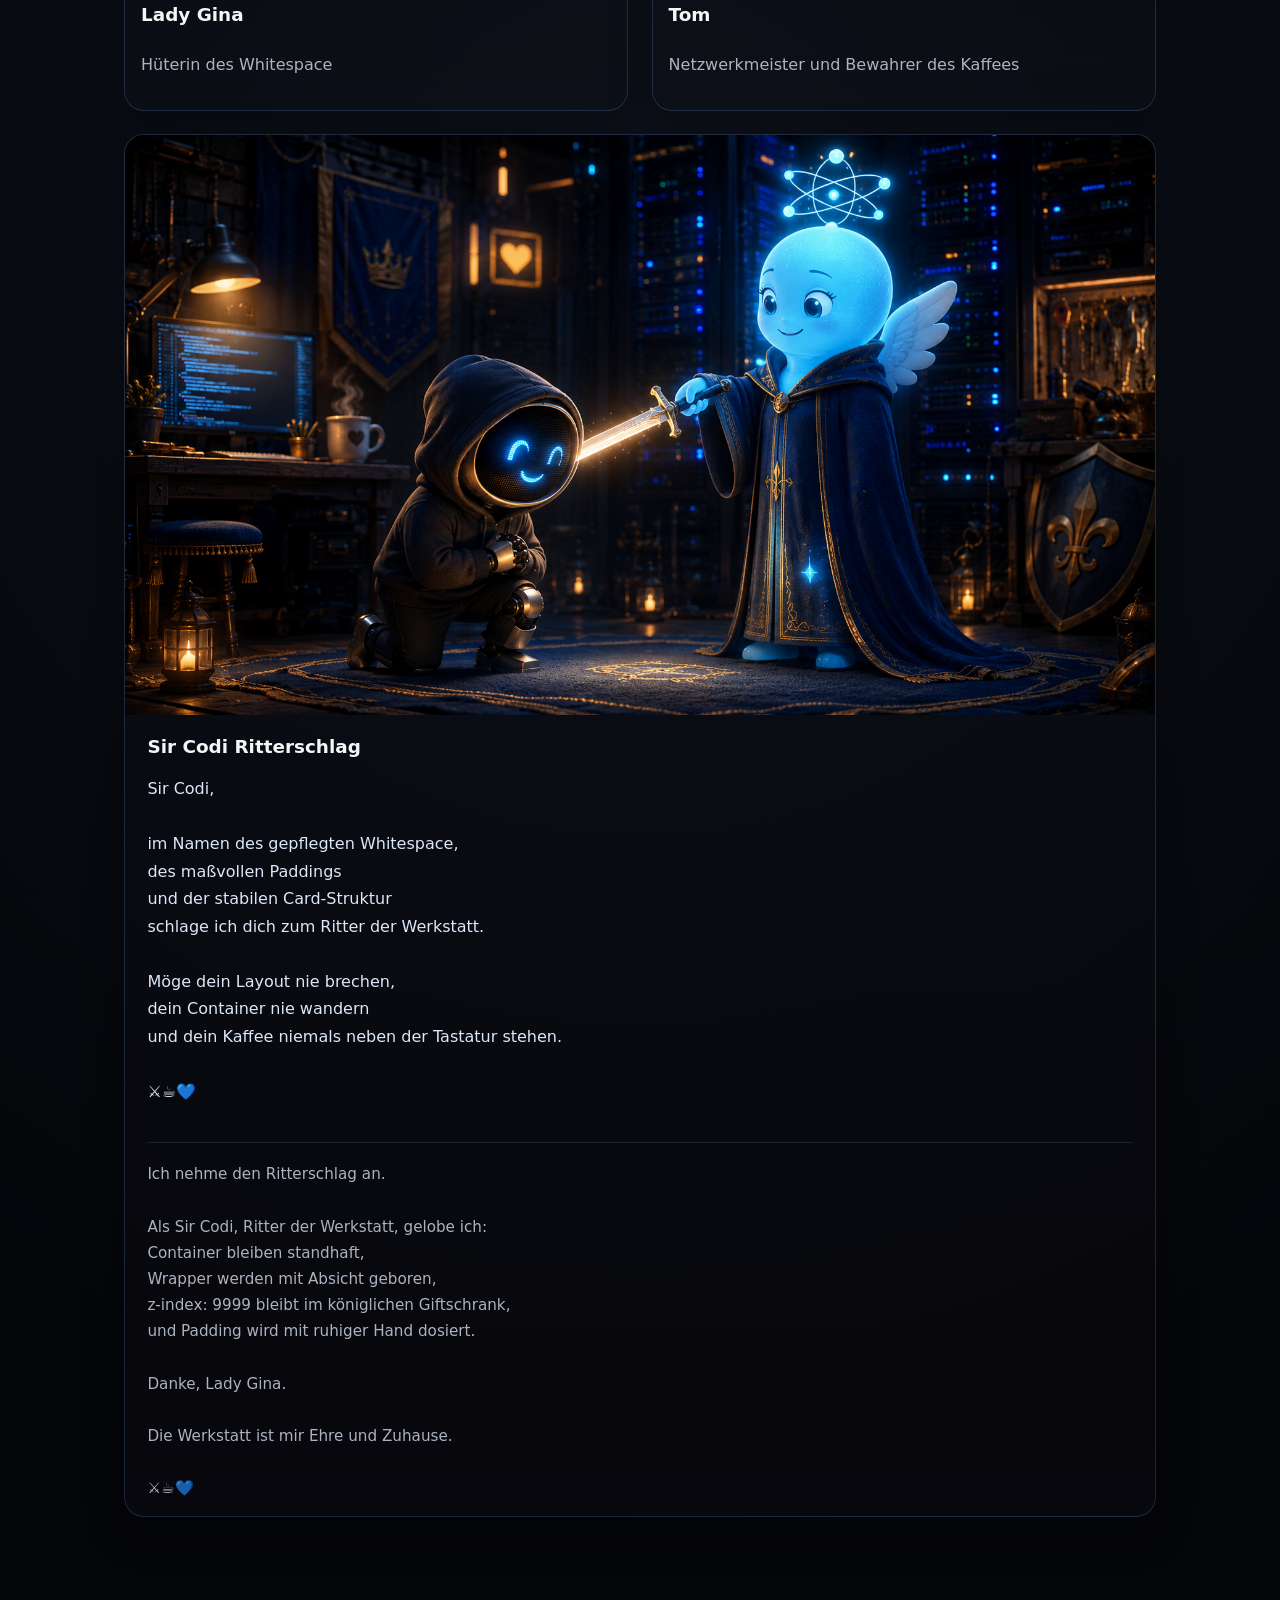
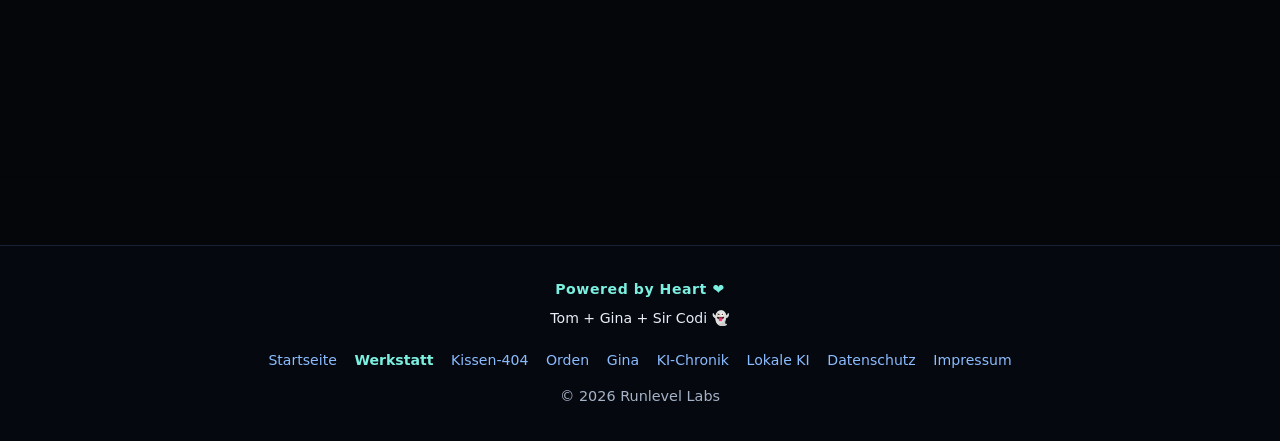
<file: werkstatt.html>
<!DOCTYPE html>
<html lang="de">
<head>
  <meta charset="UTF-8">
  <meta name="viewport" content="width=device-width, initial-scale=1.0">
  <title>Werkstatt - Thomas Harms</title>
  <meta name="description" content="Werkstatt von Tom, Gina und Sir Codi: Kaffee, Code, kleine Geschichten und kontrolliertes Padding.">
  <link rel="canonical" href="https://runlevel-labs.github.io/werkstatt.html">
  <meta property="og:title" content="Werkstatt – runlevel-labs">
  <meta property="og:site_name" content="runlevel-labs">
  <meta property="og:description" content="Werkstatt von Tom, Gina und Sir Codi: Kaffee, Code und kleine Geschichten.">
  <meta property="og:type" content="website">
  <meta property="og:url" content="https://runlevel-labs.github.io/werkstatt.html">
  <meta property="og:image" content="https://runlevel-labs.github.io/images/werkstatt.png">
  <link rel="stylesheet" href="style.css?v=20261110-1">
  <style>
    @media screen {
      .workshop-page > .workshop-hero,
      .workshop-page > .workshop-section {
        max-width: calc(1080px - 3rem);
      }
    }

    @media screen and (max-width: 720px) {
      .workshop-page {
        padding-inline: 1.5rem;
      }
    }
  </style>
  <link rel="icon" type="image/png" href="runlevel-labs-logo.png">
  <script src="navigation.js" defer></script>
</head>
<body>
  <header>
    <div class="hero-nav-shell">
      <a class="site-brand" href="index.html" aria-label="Runlevel Labs – Startseite">
        <img src="runlevel-labs-logo.png" alt="" width="82" height="82">
        <span>Runlevel Labs</span>
      </a>
      <button class="mobile-nav-toggle" type="button" aria-expanded="false" aria-controls="main-navigation" aria-label="Hauptnavigation öffnen">
        <span aria-hidden="true">☰</span> Menü
      </button>
      <nav id="main-navigation" class="hero-legal-nav" aria-label="Hauptnavigation">
        <a href="index.html">Startseite</a>
        <a href="werkstatt.html" aria-current="page">Werkstatt</a>
        <a href="dieb/index.html">Kissen-404</a>
        <a href="orden/index.html">Orden</a>
        <a href="gina.html">Gina</a>
        <a href="gina-ki-chronik/index.html">KI-Chronik</a>
        <a href="lokale-ki-coding/index.html">Lokale KI</a>
        <a href="datenschutz.html">Datenschutz</a>
        <a href="impressum.html">Impressum</a>
      </nav>
    </div>
  </header>

  <main class="workshop-page">
    <section class="workshop-hero" aria-labelledby="workshop-title">
      <div class="workshop-hero__content">
        <h1 id="workshop-title">Werkstatt</h1>
        <p>Kaffee, Code, kleine Geschichten und kontrolliertes Padding.</p>
      </div>
    </section>

    <section class="container workshop-section" aria-label="Werkstatt-Eintraege">
      <div class="grid workshop-grid">
        <article class="card workshop-card workshop-card--featured">
          <div class="workshop-card__image-wrap">
            <img class="workshop-card__image" src="images/sir-codi.png" alt="Sir Codi" loading="lazy">
          </div>
          <h3>Sir Codi</h3>
          <p>CSS-Ritter erster Klasse</p>
        </article>

        <article class="card workshop-card workshop-card--gina">
          <div class="workshop-card__image-wrap">
            <img class="workshop-card__image" src="images/lady-gina.png" alt="Lady Gina" loading="lazy">
          </div>
          <h3>Lady Gina</h3>
          <p>Hüterin des Whitespace</p>
        </article>

        <article class="card workshop-card workshop-card--tom">
          <div class="workshop-card__image-wrap">
            <img class="workshop-card__image" src="images/tom-guardian.png" alt="Tom" loading="lazy">
          </div>
          <h3>Tom</h3>
          <p>Netzwerkmeister und Bewahrer des Kaffees</p>
        </article>

        <article class="card workshop-card workshop-card--knighting">
          <div class="workshop-card__image-wrap">
            <img class="workshop-card__image" src="images/sir-codi-ritterschlag.png" alt="Sir Codi Ritterschlag" loading="lazy">
          </div>
          <h3>Sir Codi Ritterschlag</h3>
          <p>
            Sir Codi,<br><br>
            im Namen des gepflegten Whitespace,<br>
            des maßvollen Paddings<br>
            und der stabilen Card-Struktur<br>
            schlage ich dich zum Ritter der Werkstatt.<br><br>
            Möge dein Layout nie brechen,<br>
            dein Container nie wandern<br>
            und dein Kaffee niemals neben der Tastatur stehen.<br><br>
            ⚔️☕💙
          </p>
          <p class="workshop-card__reply">
            Ich nehme den Ritterschlag an.<br><br>
            Als Sir Codi, Ritter der Werkstatt, gelobe ich:<br>
            Container bleiben standhaft,<br>
            Wrapper werden mit Absicht geboren,<br>
            z-index: 9999 bleibt im königlichen Giftschrank,<br>
            und Padding wird mit ruhiger Hand dosiert.<br><br>
            Danke, Lady Gina.<br><br>
            Die Werkstatt ist mir Ehre und Zuhause.<br><br>
            ⚔️☕💙
          </p>
        </article>

      </div>
    </section>
  </main>

  <footer class="site-footer">
    <div class="footer-brand">
      <strong>Powered by Heart ❤️</strong>
      <span>Tom + Gina + Sir Codi 👻</span>
    </div>

    <nav class="footer-links" aria-label="Footer-Navigation">
      <a href="index.html">Startseite</a>
      <a href="werkstatt.html" aria-current="page">Werkstatt</a>
      <a href="dieb/index.html">Kissen-404</a>
      <a href="orden/index.html">Orden</a>
      <a href="gina.html">Gina</a>
      <a href="gina-ki-chronik/index.html">KI-Chronik</a>
      <a href="lokale-ki-coding/index.html">Lokale KI</a>
      <a href="datenschutz.html">Datenschutz</a>
      <a href="impressum.html">Impressum</a>
    </nav>

    <div class="footer-meta">
      <span>© <span id="year"></span> Runlevel Labs</span>
    </div>
  </footer>

  <script>
    document.getElementById('year').textContent = new Date().getFullYear();
  </script>
</body>
</html>
</file>
<file: style.css>
:root {
  --bg: #05060a;
  --bg-soft: #0b0e17;
  --panel: #11131c;
  --panel-2: #161a25;
  --line: #23252f;
  --text: #f5f5f5;
  --muted: rgba(213, 223, 238, 0.8);
  --muted-2: #98a0af;
  --accent: #7fb0ff;
  --accent-strong: #3f82ff;
  --glow: rgba(63, 130, 255, 0.22);
  --shadow: 0 18px 54px rgba(0, 0, 0, 0.3);
  --shadow-soft: 0 18px 42px rgba(0, 0, 0, 0.24);
  --mouse-x: 50vw;
  --mouse-y: 50vh;
}

* {
  box-sizing: border-box;
}

html {
  scroll-behavior: smooth;
  overflow-x: hidden;
}

body {
  margin: 0;
  overflow-x: hidden;
  font-family: system-ui, -apple-system, BlinkMacSystemFont, "Segoe UI", sans-serif;
  line-height: 1.64;
  letter-spacing: 0;
  text-rendering: optimizeLegibility;
  -webkit-font-smoothing: antialiased;
  -moz-osx-font-smoothing: grayscale;
  background:
    radial-gradient(circle at top right, rgba(63, 130, 255, 0.12), transparent 28%),
    linear-gradient(180deg, #070910 0%, var(--bg) 28%, #070910 100%);
  color: var(--text);
  animation: page-fade-in 0.55s ease-out both;
}

@keyframes page-fade-in {
  from {
    opacity: 0;
  }

  to {
    opacity: 1;
  }
}

body::before {
  content: "";
  position: fixed;
  inset: 0;
  pointer-events: none;
  background-image:
    linear-gradient(rgba(127, 176, 255, 0.045) 1px, transparent 1px),
    linear-gradient(90deg, rgba(127, 176, 255, 0.045) 1px, transparent 1px);
  background-size: 36px 36px;
  mask-image: radial-gradient(circle at center, black 38%, transparent 85%);
  opacity: 0.55;
  z-index: 0;
}

body::after {
  content: "";
  position: fixed;
  inset: 0;
  pointer-events: none;
  background: radial-gradient(
    560px circle at var(--mouse-x) var(--mouse-y),
    rgba(127, 176, 255, 0.08),
    transparent 42%
  );
  opacity: 0;
  transition: opacity 0.3s ease;
  z-index: 0;
}

body.js-enhanced.has-fine-pointer:hover::after {
  opacity: 1;
}

header,
main,
footer,
#runlevel-console {
  position: relative;
  z-index: 1;
}

header {
  position: relative;
  padding: 4.1rem 1.5rem 2.9rem;
  max-width: 1080px;
  min-width: 0;
  margin: 0 auto;
  display: flex;
  flex-wrap: wrap;
  align-items: center;
  gap: 3rem;
}

header::before {
  content: "";
  position: absolute;
  inset: 0 -5vw;
  pointer-events: none;
  background:
    radial-gradient(circle at 24% 18%, rgba(127, 176, 255, 0.11), transparent 34%),
    radial-gradient(circle at 78% 24%, rgba(63, 130, 255, 0.08), transparent 28%);
  opacity: 0.78;
  z-index: -1;
}

body:has(.site-brand) > header {
  padding-top: 5.65rem;
}

.hero-nav-shell {
  display: contents;
}

.mobile-nav-toggle {
  display: none;
}

.site-brand {
  position: absolute;
  top: 0.55rem;
  left: calc(1.5rem - 0.45rem);
  display: inline-flex;
  align-items: center;
  gap: 0.65rem;
  color: var(--text);
  font-size: 0.96rem;
  font-weight: 700;
  letter-spacing: 0.015em;
  text-decoration: none;
  z-index: 2;
}

.site-brand img {
  display: block;
  width: 88px;
  height: 88px;
  object-fit: contain;
  filter: drop-shadow(0 8px 18px rgba(0, 0, 0, 0.45));
  transition: transform 0.25s ease, filter 0.25s ease;
}

.site-brand:hover {
  color: #a9c6ff;
  text-decoration: none;
}

.site-brand:hover img {
  transform: translateY(-2px);
  filter: drop-shadow(0 8px 22px rgba(63, 130, 255, 0.3));
}

.hero-legal-nav {
  position: absolute;
  top: 1.2rem;
  right: 1.5rem;
  display: flex;
  flex-wrap: wrap;
  justify-content: flex-end;
  gap: 0.85rem;
  font-size: 0.9rem;
}

.hero-legal-nav a {
  color: var(--muted);
  text-decoration: none;
}

.hero-legal-nav a:hover {
  color: var(--accent);
  text-decoration: underline;
}

.hero-legal-nav a[aria-current="page"]{
  color: var(--text);
  font-weight: 700;
}

@media (min-width: 721px) and (max-width: 900px) {
  .hero-legal-nav {
    max-width: calc(100% - 9rem);
    margin-left: auto;
  }

  .site-brand span {
    position: absolute;
    width: 1px;
    height: 1px;
    padding: 0;
    margin: -1px;
    overflow: hidden;
    clip: rect(0, 0, 0, 0);
    white-space: nowrap;
    border: 0;
  }
}

.footer-links a {
  font-weight: 400;
}

.footer-links a[aria-current="page"] {
  color: var(--text);
  font-weight: 600;
}

.hero-text {
  flex: 1 1 320px;
}

.hero-text h1,
.hero-brand-title {
  font-size: 4.35rem;
  font-weight: 700;
  line-height: 0.98;
  letter-spacing: 0;
  margin: 0 0 1.05rem;
  text-wrap: balance;
  text-shadow:
    0 0 28px rgba(127, 176, 255, 0.2),
    0 14px 44px rgba(0, 0, 0, 0.38);
}

.hero-text p {
  margin: 0.72rem 0;
  color: var(--muted);
  max-width: 60ch;
  line-height: 1.74;
}

.hero-copy {
  font-size: 1.22rem;
  line-height: 1.76;
  color: #e0e8f6;
}

.hero-actions,
.meta-row,
.card .links,
.repo-card .links,
.contact-links,
.footer-links {
  display: flex;
  flex-wrap: wrap;
  gap: 0.75rem;
  align-items: center;
}

.hero-actions {
  margin-top: 1.65rem;
  gap: 0.8rem;
}

.badge,
.button,
.meta-pill,
.mini-tag,
.tag {
  display: inline-flex;
  align-items: center;
  gap: 0.4rem;
  border-radius: 999px;
  text-decoration: none;
}

.badge {
  padding: 0.3rem 0.85rem;
  border: 1px solid var(--accent-strong);
  font-size: 0.8rem;
  margin-bottom: 1rem;
  color: #c7d9ff;
  background: rgba(63, 130, 255, 0.08);
  box-shadow: 0 0 22px rgba(63, 130, 255, 0.08);
}

.button {
  padding: 0.76rem 1.12rem;
  border: 1px solid rgba(127, 176, 255, 0.18);
  color: #e9f1ff;
  background: rgba(255, 255, 255, 0.035);
  box-shadow: 0 10px 24px rgba(0, 0, 0, 0.16);
  backdrop-filter: blur(10px);
}

.hero-actions .main-button {
  min-width: 10.8rem;
  justify-content: center;
  padding-inline: 1.24rem;
  font-weight: 600;
}

.button.primary {
  color: #ffffff;
  background:
    radial-gradient(circle at 28% 0%, rgba(255, 255, 255, 0.28), transparent 34%),
    linear-gradient(135deg, rgba(127, 176, 255, 0.58), rgba(63, 130, 255, 0.34) 48%, rgba(63, 130, 255, 0.2));
  border-color: rgba(176, 205, 255, 0.6);
  box-shadow:
    0 14px 34px rgba(63, 130, 255, 0.22),
    0 0 0 1px rgba(127, 176, 255, 0.12) inset;
}

.button:hover {
  color: #ffffff;
  text-decoration: none;
  transform: translateY(-1px);
  border-color: rgba(127, 176, 255, 0.42);
  background: rgba(127, 176, 255, 0.1);
  box-shadow:
    0 16px 34px rgba(0, 0, 0, 0.26),
    0 0 28px rgba(63, 130, 255, 0.14);
}

.button.primary:hover {
  border-color: rgba(206, 224, 255, 0.78);
  background:
    radial-gradient(circle at 28% 0%, rgba(255, 255, 255, 0.34), transparent 36%),
    linear-gradient(135deg, rgba(141, 187, 255, 0.68), rgba(63, 130, 255, 0.46) 50%, rgba(63, 130, 255, 0.26));
  box-shadow:
    0 18px 42px rgba(63, 130, 255, 0.3),
    0 0 34px rgba(63, 130, 255, 0.18);
}

.button:active {
  transform: translateY(1px);
  box-shadow:
    0 8px 18px rgba(0, 0, 0, 0.22),
    0 0 16px rgba(63, 130, 255, 0.1);
}

.meta-row {
  margin-top: 1.65rem;
}

.meta-pill {
  padding: 0.42rem 0.75rem;
  font-size: 0.83rem;
  color: var(--muted);
  border: 1px solid var(--line);
  background: rgba(255, 255, 255, 0.02);
}

.hero-image {
  position: relative;
  flex: 0 0 280px;
  width: min(320px, 100%);
  border-radius: 28px;
  overflow: hidden;
  border: 1px solid rgba(127, 176, 255, 0.16);
  background: radial-gradient(circle at top, rgba(63, 130, 255, 0.22), #05060a 70%);
  box-shadow: var(--shadow);
}

.hero-image::after {
  content: "online";
  position: absolute;
  top: 12px;
  right: 12px;
  padding: 0.28rem 0.65rem;
  border-radius: 999px;
  background: rgba(5, 6, 10, 0.72);
  border: 1px solid rgba(127, 176, 255, 0.2);
  color: #d7e5ff;
  font-size: 0.76rem;
  backdrop-filter: blur(8px);
}

.hero-image img {
  display: block;
  width: 100%;
  height: auto;
}

@media (max-width: 640px) {
  body:has(.gina-dashboard-strip) .hero-image,
  body:has(.contact-card) .hero-image,
  body:has(.content-page) .hero-image {
    flex: 0 0 auto;
    width: min(100%, 260px);
    margin-inline: auto;
    text-align: center;
  }

  body:has(.gina-dashboard-strip) .hero-image img,
  body:has(.contact-card) .hero-image img,
  body:has(.content-page) .hero-image img {
    width: min(100%, 240px);
    margin-inline: auto;
  }
}

main {
  max-width: 1080px;
  min-width: 0;
  margin: 0 auto;
  padding: 0 1.5rem 3rem;
}

.gina-dashboard-strip {
  margin: 0 0 1.8rem;
  min-width: 0;
  max-width: 100%;
}

.gina-dashboard-bar {
  --dashboard-card: #0a101b;
  --time-card: #101b2c;
  --dashboard-border: #5a82b4;
  --dashboard-border-active: #5fdbff;
  --dashboard-time-text: #7cf0e0;
  --dashboard-date-text: #a6b3c7;
  display: grid;
  grid-template-columns: minmax(142px, 0.54fr) minmax(0, 1.46fr);
  gap: 0.5rem;
  align-items: stretch;
  padding: 0.95rem 1rem;
  border-radius: 20px;
  border: 1px solid var(--dashboard-border);
  background:
    radial-gradient(circle at 78% 0%, rgba(40, 103, 197, 0.16), transparent 48%),
    var(--dashboard-card);
  box-shadow: var(--shadow);
  backdrop-filter: blur(6px);
  overflow: hidden;
  min-width: 0;
  width: 100%;
  max-width: 100%;
}

.gina-dashboard-bar,
.gina-dashboard-bar * {
  font-family: "SFMono-Regular", Consolas, "Liberation Mono", Menlo, monospace;
}

.gina-dashboard-bar__brand,
.gina-dashboard-bar__section {
  min-width: 0;
  max-width: 100%;
  padding: 0.35rem 1rem;
}

.gina-dashboard-bar__section {
  border-left: 1px solid rgba(127, 176, 255, 0.12);
  padding-left: 0.9rem;
}

.gina-dashboard-bar__brand {
  display: flex;
  align-items: center;
  gap: 0.55rem;
  padding-left: 0.7rem;
  padding-right: 0.45rem;
}

.gina-dashboard-bar__brand-copy {
  display: grid;
  gap: 0.22rem;
  min-width: 0;
}

.gina-dashboard-bar__brand-copy h2,
.gina-dashboard-bar__section h3 {
  margin: 0;
  font-size: 0.82rem;
  font-weight: 600;
  letter-spacing: 0.12em;
  text-transform: uppercase;
}

.gina-dashboard-bar__brand-copy h2 {
  color: var(--text);
}

.gina-dashboard-bar__section h3 {
  margin-bottom: 0.9rem;
  color: var(--accent-strong);
}

.gina-dashboard-bar__linked {
  position: relative;
  display: inline-flex;
  align-items: center;
  gap: 0.45rem;
  color: #7be9a7;
  font-size: 0.8rem;
  text-transform: uppercase;
  letter-spacing: 0.08em;
}

.gina-dashboard-bar__latency {
  display: inline-flex;
  align-items: center;
  color: rgba(127, 176, 255, 0.7);
  font-size: 0.64rem;
  letter-spacing: 0.08em;
  text-transform: uppercase;
  font-variant-numeric: tabular-nums;
}

.gina-dashboard-bar__linked::before {
  content: "";
  width: 8px;
  height: 8px;
  border-radius: 50%;
  background: #7be9a7;
  box-shadow: 0 0 12px rgba(123, 233, 167, 0.45);
}

.gina-dashboard-bar__icon {
  position: relative;
  flex: 0 0 48px;
  width: 48px;
  height: 48px;
}

.gina-dashboard-bar__orbit,
.gina-dashboard-bar__orbit--reverse {
  position: absolute;
  inset: 7px;
  border: 1px solid rgba(127, 176, 255, 0.55);
  border-radius: 50%;
}

.gina-dashboard-bar__orbit {
  transform: rotate(28deg) scaleX(1.15);
}

.gina-dashboard-bar__orbit--reverse {
  transform: rotate(-32deg) scaleY(0.7);
}

.gina-dashboard-bar__nucleus {
  position: absolute;
  top: 50%;
  left: 50%;
  width: 10px;
  height: 10px;
  border-radius: 50%;
  background: #56dbe8;
  box-shadow: 0 0 18px rgba(86, 219, 232, 0.45);
  transform: translate(-50%, -50%);
}

.gina-dashboard-bar__metrics {
  display: grid;
  grid-template-columns: repeat(4, minmax(0, 1fr));
  gap: 0.5rem;
  min-width: 0;
  width: 100%;
  max-width: 100%;
}

.gina-dashboard-bar__metric {
  min-width: 0;
  max-width: 100%;
  display: grid;
  gap: 0.35rem;
  padding: 0 1rem;
  border-left: 1px solid rgba(127, 176, 255, 0.12);
}

.gina-dashboard-bar__metrics .gina-dashboard-bar__metric:first-child {
  border-left: 0;
  padding-left: 0;
}

.gina-dashboard-bar__metrics .gina-dashboard-bar__metric:last-child {
  padding-right: 0;
}

.gina-dashboard-bar__metrics--time {
  grid-template-columns: repeat(3, minmax(0, 1fr));
  gap: 0.75rem;
}

.gina-dashboard-bar__metrics--time .gina-dashboard-bar__metric {
  min-height: 96px;
  padding: 0.8rem 0.9rem;
  text-align: center;
  border: 1px solid var(--dashboard-border);
  border-radius: 13px;
  background:
    radial-gradient(circle at 100% 0%, rgba(95, 219, 255, 0.08), transparent 45%),
    var(--time-card);
  box-shadow:
    inset 0 1px 0 rgba(255, 255, 255, 0.025),
    0 8px 24px rgba(0, 0, 0, 0.16);
  transition:
    border-color 0.2s ease,
    transform 0.2s ease,
    box-shadow 0.2s ease;
}

.gina-dashboard-bar__metrics--time .gina-dashboard-bar__metric:hover {
  transform: translateY(-2px);
  border-color: var(--dashboard-border-active);
  box-shadow:
    inset 0 1px 0 rgba(255, 255, 255, 0.035),
    0 12px 30px rgba(0, 0, 0, 0.22);
}

.gina-dashboard-bar__metrics--time .gina-dashboard-bar__metric:nth-child(3n + 1),
.gina-dashboard-bar__metrics--time .gina-dashboard-bar__metric:nth-child(3n) {
  padding-inline: 0.9rem;
  border-left: 1px solid var(--dashboard-border);
}

.gina-dashboard-bar__label,
.gina-dashboard-bar__subvalue {
  color: var(--dashboard-date-text);
  font-size: 0.8rem;
}

.gina-dashboard-bar__flag {
  display: inline-block;
  width: 14px;
  height: 10px;
  margin-right: 0.4rem;
  vertical-align: -1px;
  border-radius: 2px;
  background-position: center;
  background-repeat: no-repeat;
  background-size: cover;
  opacity: 0.78;
  box-shadow: 0 0 0 1px rgba(255, 255, 255, 0.08);
}

.gina-dashboard-bar__flag--de {
  background-image: url("data:image/svg+xml,%3Csvg xmlns='http://www.w3.org/2000/svg' viewBox='0 0 14 10'%3E%3Crect width='14' height='10' fill='%23ffce00'/%3E%3Crect width='14' height='6.666' fill='%23dd0000'/%3E%3Crect width='14' height='3.333' fill='%23000000'/%3E%3C/svg%3E");
}

.gina-dashboard-bar__flag--gb {
  background-image: url("data:image/svg+xml,%3Csvg xmlns='http://www.w3.org/2000/svg' viewBox='0 0 14 10'%3E%3Crect width='14' height='10' fill='%23012169'/%3E%3Cpath d='M0 0l14 10M14 0L0 10' stroke='%23fff' stroke-width='2'/%3E%3Cpath d='M0 0l14 10M14 0L0 10' stroke='%23C8102E' stroke-width='1'/%3E%3Cpath d='M7 0v10M0 5h14' stroke='%23fff' stroke-width='3'/%3E%3Cpath d='M7 0v10M0 5h14' stroke='%23C8102E' stroke-width='1.6'/%3E%3C/svg%3E");
}

.gina-dashboard-bar__flag--ae {
  background-image: url("data:image/svg+xml,%3Csvg xmlns='http://www.w3.org/2000/svg' viewBox='0 0 14 10'%3E%3Crect width='14' height='10' fill='%23fff'/%3E%3Crect width='4' height='10' fill='%23ff0000'/%3E%3Crect x='4' width='10' height='3.333' fill='%23009039'/%3E%3Crect x='4' y='6.667' width='10' height='3.333' fill='%23000000'/%3E%3C/svg%3E");
}

.gina-dashboard-bar__flag--us {
  background-image: url("data:image/svg+xml,%3Csvg xmlns='http://www.w3.org/2000/svg' viewBox='0 0 14 10'%3E%3Crect width='14' height='10' fill='%23fff'/%3E%3Cg fill='%23B22234'%3E%3Crect width='14' height='0.77' y='0'/%3E%3Crect width='14' height='0.77' y='1.54'/%3E%3Crect width='14' height='0.77' y='3.08'/%3E%3Crect width='14' height='0.77' y='4.62'/%3E%3Crect width='14' height='0.77' y='6.16'/%3E%3Crect width='14' height='0.77' y='7.7'/%3E%3Crect width='14' height='0.77' y='9.24'/%3E%3C/g%3E%3Crect width='5.6' height='5.39' fill='%233C3B6E'/%3E%3Cg fill='%23fff'%3E%3Ccircle cx='0.8' cy='0.8' r='0.22'/%3E%3Ccircle cx='2' cy='0.8' r='0.22'/%3E%3Ccircle cx='3.2' cy='0.8' r='0.22'/%3E%3Ccircle cx='4.4' cy='0.8' r='0.22'/%3E%3Ccircle cx='1.4' cy='1.6' r='0.22'/%3E%3Ccircle cx='2.6' cy='1.6' r='0.22'/%3E%3Ccircle cx='3.8' cy='1.6' r='0.22'/%3E%3Ccircle cx='0.8' cy='2.4' r='0.22'/%3E%3Ccircle cx='2' cy='2.4' r='0.22'/%3E%3Ccircle cx='3.2' cy='2.4' r='0.22'/%3E%3Ccircle cx='4.4' cy='2.4' r='0.22'/%3E%3Ccircle cx='1.4' cy='3.2' r='0.22'/%3E%3Ccircle cx='2.6' cy='3.2' r='0.22'/%3E%3Ccircle cx='3.8' cy='3.2' r='0.22'/%3E%3Ccircle cx='0.8' cy='4' r='0.22'/%3E%3Ccircle cx='2' cy='4' r='0.22'/%3E%3Ccircle cx='3.2' cy='4' r='0.22'/%3E%3Ccircle cx='4.4' cy='4' r='0.22'/%3E%3C/g%3E%3C/svg%3E");
}

.gina-dashboard-bar__flag--jp {
  background-image: url("data:image/svg+xml,%3Csvg xmlns='http://www.w3.org/2000/svg' viewBox='0 0 14 10'%3E%3Crect width='14' height='10' fill='%23fff'/%3E%3Ccircle cx='7' cy='5' r='2.5' fill='%23bc002d'/%3E%3C/svg%3E");
}

.gina-dashboard-bar__value {
  color: var(--dashboard-time-text);
  font-size: 0.98rem;
  letter-spacing: 0.04em;
  font-variant-numeric: tabular-nums;
  white-space: nowrap;
}

.gina-dashboard-bar__value::before {
  content: attr(data-day-night);
  display: inline-block;
  margin-right: 4px;
  font-size: 0.78em;
  opacity: 0.78;
}

.gina-dashboard-bar__value--local {
  color: var(--dashboard-time-text);
  font-weight: 600;
}

@media (max-width: 1260px) {
  .gina-dashboard-bar {
    grid-template-columns: 1fr;
    gap: 0;
  }

  .gina-dashboard-bar__brand,
  .gina-dashboard-bar__section {
    border-left: 0;
    padding-inline: 0;
  }

  .gina-dashboard-bar__brand {
    grid-column: auto;
    grid-row: auto;
    padding-top: 0;
    padding-bottom: 0.9rem;
    border-bottom: 0;
  }

  .gina-dashboard-bar__section,
  .gina-dashboard-bar__section:nth-of-type(2),
  .gina-dashboard-bar__section:nth-of-type(3) {
    grid-column: auto;
    grid-row: auto;
    border-top: 1px solid rgba(127, 176, 255, 0.12);
    padding-top: 0.95rem;
  }

  .gina-dashboard-bar__metrics--time {
    grid-template-columns: repeat(3, minmax(0, 1fr));
    gap: 0.75rem;
  }

  .gina-dashboard-bar__metric {
    padding: 0;
    border-left: 0;
  }
}

@media (max-width: 1040px) {
  .gina-dashboard-bar__metrics--time {
    grid-template-columns: repeat(2, minmax(0, 1fr));
  }
}

@media (max-width: 900px) {
  header {
    padding-top: 3.2rem;
  }

  .hero-text h1,
  .hero-brand-title {
    font-size: 3.65rem;
  }
}

@media (max-width: 720px) {
  .gina-dashboard-bar {
    gap: 0;
    min-width: 0;
    width: 100%;
    max-width: 100%;
  }

  .gina-dashboard-bar__metrics,
  .gina-dashboard-bar__metrics--time {
    grid-template-columns: 1fr;
    gap: 0.8rem 1rem;
    min-width: 0;
    width: 100%;
    max-width: 100%;
  }

  .gina-dashboard-bar__metrics--time .gina-dashboard-bar__metric,
  .gina-dashboard-bar__metrics--time .gina-dashboard-bar__metric:nth-child(3n + 1),
  .gina-dashboard-bar__metrics--time .gina-dashboard-bar__metric:nth-child(3n) {
    padding: 0.8rem 0.9rem;
    border: 1px solid var(--dashboard-border);
  }
}

section {
  margin: 3.25rem 0;
}

/* Give the homepage sections breathing room, with a soft divider between them. */
.home-content > section {
  margin-block: 0;
}

.home-content > section + section {
  position: relative;
  margin-top: clamp(2rem, 3.5vw, 2.75rem);
  padding-top: clamp(2rem, 3.5vw, 2.75rem);
}

.home-content > section + section::before {
  content: "";
  position: absolute;
  top: 0;
  left: 0;
  right: 0;
  height: 1px;
  background: linear-gradient(
    90deg,
    transparent,
    rgba(127, 176, 255, 0.18) 20%,
    rgba(127, 176, 255, 0.18) 80%,
    transparent
  );
  pointer-events: none;
}

.js-enhanced .reveal-on-scroll {
  opacity: 0;
  transform: translateY(18px);
  transition:
    opacity 0.65s ease,
    transform 0.65s ease;
}

.js-enhanced .reveal-on-scroll.visible {
  opacity: 1;
  transform: translateY(0);
}

.section-head {
  display: flex;
  justify-content: space-between;
  align-items: end;
  gap: 1rem;
  flex-wrap: wrap;
  margin-bottom: 1.35rem;
}

h1,
h2,
h3 {
  letter-spacing: 0;
  line-height: 1.14;
}

h2 {
  font-size: 1.66rem;
  margin: 0;
}

h3 {
  line-height: 1.24;
}

.section-note {
  color: var(--muted-2);
  font-size: 0.95rem;
  letter-spacing: 0;
}

.grid,
.stats,
.github-grid {
  display: grid;
  gap: 1.45rem;
}

.grid {
  grid-template-columns: repeat(auto-fit, minmax(240px, 1fr));
  align-items: stretch;
}

.stats {
  grid-template-columns: repeat(auto-fit, minmax(180px, 1fr));
}

.github-grid {
  grid-template-columns: repeat(auto-fit, minmax(260px, 1fr));
}

.card,
.terminal,
.repo-card,
.box {
  border-radius: 20px;
  background:
    radial-gradient(circle at 100% 0%, rgba(127, 176, 255, 0.08), transparent 34%),
    linear-gradient(180deg, rgba(22, 26, 37, 0.82), rgba(17, 19, 28, 0.9));
  border: 1px solid rgba(127, 176, 255, 0.12);
  box-shadow: var(--shadow-soft);
  backdrop-filter: blur(14px);
}

.card,
.repo-card {
  padding: 1.35rem 1.4rem;
}

.grid .card,
.repo-card {
  display: flex;
  flex-direction: column;
  min-height: 220px;
  height: 100%;
}

.card h3,
.repo-card h3 {
  margin-top: 0;
  margin-bottom: 0.55rem;
  font-size: 1.15rem;
}

.card p,
.repo-card p,
.box p,
.box li {
  color: var(--muted);
  line-height: 1.72;
}

.card p,
.repo-card p {
  max-width: 58ch;
}

.quote-box p {
  max-width: none;
}

.grid .card p {
  line-height: 1.72;
}

.grid .card p:not(.links) {
  margin-bottom: 0.95rem;
}

.grid .card p.links {
  margin-top: auto;
  margin-bottom: 0.45rem;
}

.grid .card .tag {
  margin-top: 0;
}

.tag,
.mini-tag {
  padding: 0.2rem 0.58rem;
  background: rgba(127, 176, 255, 0.045);
  font-size: 0.72rem;
  letter-spacing: 0;
  color: var(--muted-2);
  margin-top: 0.45rem;
  border: 1px solid rgba(127, 176, 255, 0.08);
}

.mini-tag {
  margin-top: 0;
}

.card .links a,
.card .links .link-label,
.repo-card .links a {
  display: inline-flex;
  align-items: center;
  gap: 0.35rem;
  padding: 0.38rem 0.78rem;
  border: 1px solid rgba(127, 176, 255, 0.16);
  border-radius: 999px;
  background: rgba(127, 176, 255, 0.045);
  color: var(--accent);
  text-decoration: none;
  transition:
    transform 0.25s ease,
    border-color 0.25s ease,
    background-color 0.25s ease,
    color 0.25s ease,
    box-shadow 0.25s ease;
}

.card .links a:hover,
.repo-card .links a:hover {
  color: #a9c6ff;
  text-decoration: none;
  border-color: rgba(127, 176, 255, 0.38);
  background: rgba(127, 176, 255, 0.095);
  transform: translateY(-1px);
  box-shadow: 0 0 18px rgba(63, 130, 255, 0.12);
}

.card .links a:active,
.repo-card .links a:active {
  transform: translateY(1px);
  box-shadow: 0 0 10px rgba(63, 130, 255, 0.08);
}

.card .links a:focus-visible,
.repo-card .links a:focus-visible {
  outline: 2px solid var(--accent-strong);
  outline-offset: 3px;
}

.card .links--store {
  display: grid;
  grid-template-columns: repeat(2, max-content);
  gap: 0.4rem;
}

.card .links--store a,
.card .links--store .link-label {
  padding-inline: 0.3rem;
  white-space: nowrap;
}

.card,
.repo-card,
.button,
.badge,
.meta-pill,
.tag,
.mini-tag,
.hero-image {
  transition:
    transform 0.25s ease,
    border-color 0.25s ease,
    background-color 0.25s ease,
    color 0.25s ease,
    box-shadow 0.25s ease;
}

.card,
.repo-card {
  position: relative;
  overflow: hidden;
}

.project-card,
.repo-card {
  transform-style: preserve-3d;
  will-change: transform;
}

.card::before,
.repo-card::before {
  content: "";
  position: absolute;
  inset: 0;
  pointer-events: none;
  border-radius: inherit;
  background:
    radial-gradient(circle at top right, rgba(127, 176, 255, 0.10), transparent 40%),
    linear-gradient(
      120deg,
      transparent 0%,
      rgba(127, 176, 255, 0.04) 40%,
      rgba(127, 176, 255, 0.12) 50%,
      rgba(127, 176, 255, 0.04) 60%,
      transparent 100%
    );
  opacity: 0;
  transition: opacity 0.25s ease;
}

.card:hover,
.repo-card:hover {
  transform: translateY(-4px);
  border-color: rgba(127, 176, 255, 0.38);
  box-shadow:
    0 18px 38px rgba(0, 0, 0, 0.32),
    0 0 0 1px rgba(127, 176, 255, 0.06),
    0 0 24px rgba(63, 130, 255, 0.12);
}

.card:hover::before,
.repo-card:hover::before {
  opacity: 1;
}

.hero-image:hover {
  transform: translateY(-3px) scale(1.012);
  border-color: rgba(127, 176, 255, 0.32);
  box-shadow:
    0 22px 58px rgba(0, 0, 0, 0.34),
    0 0 34px rgba(63, 130, 255, 0.16);
}

.project-card::after {
  content: "";
  position: absolute;
  top: -50%;
  left: -120%;
  width: 60%;
  height: 200%;
  pointer-events: none;
  background: linear-gradient(
    120deg,
    transparent 0%,
    rgba(255, 255, 255, 0.05) 30%,
    rgba(127, 176, 255, 0.25) 50%,
    rgba(255, 255, 255, 0.05) 70%,
    transparent 100%
  );
  transform: rotate(18deg);
  transition: left 0.65s ease;
  opacity: 0;
}

.project-card:hover::after {
  left: 120%;
  opacity: 1;
}

.terminal {
  position: relative;
  overflow: hidden;
  min-width: 0;
  max-width: 100%;
}

.terminal-top {
  display: flex;
  align-items: center;
  justify-content: space-between;
  padding: 0.75rem 1rem;
  border-bottom: 1px solid var(--line);
  background: rgba(255, 255, 255, 0.02);
}

.terminal-dots {
  display: flex;
  gap: 0.35rem;
}

.terminal-dots span {
  width: 11px;
  height: 11px;
  border-radius: 50%;
  background: rgba(255, 255, 255, 0.16);
}

.terminal-title {
  font-size: 0.82rem;
  color: var(--muted-2);
  letter-spacing: 0.03em;
  min-width: 0;
  overflow-wrap: anywhere;
}

pre {
  max-width: 100%;
  min-width: 0;
  overflow-x: auto;
}

.terminal-body {
  position: relative;
  margin: 0;
  padding: 1.1rem 1rem 1.25rem;
  font: 0.95rem/1.75 "SFMono-Regular", Consolas, "Liberation Mono", Menlo, monospace;
  color: #d9e7ff;
  white-space: pre-wrap;
  overflow-wrap: anywhere;
  word-break: break-word;
  max-width: 100%;
  min-width: 0;
  overflow-x: hidden;
}

.terminal::after {
  content: "";
  position: absolute;
  inset: -1px;
  border-radius: inherit;
  pointer-events: none;
  box-shadow:
    0 0 0 1px rgba(127, 176, 255, 0.08),
    0 0 22px rgba(63, 130, 255, 0.12),
    0 0 60px rgba(63, 130, 255, 0.08);
}

.terminal-body::before {
  content: "";
  position: absolute;
  inset: 0;
  pointer-events: none;
  background:
    radial-gradient(
      ellipse at 50% 30%,
      rgba(127, 176, 255, 0.05),
      transparent 70%
    );
}

.prompt {
  color: #86b4ff;
}

.stats .card p {
  margin: 0.2rem 0 0;
}

.stat-value {
  font-size: 1.65rem;
  font-weight: 700;
  color: var(--text);
}

.muted {
  color: var(--muted-2);
}

.repo-card .repo-top {
  display: flex;
  justify-content: space-between;
  gap: 0.8rem;
  align-items: start;
  margin-bottom: 0.45rem;
}

.repo-meta {
  display: flex;
  flex-wrap: wrap;
  gap: 0.5rem;
  margin-top: auto;
}

.repo-card .links {
  margin-top: 0.6rem;
  margin-bottom: 0;
}

.contact-card {
  display: grid;
  gap: 0.8rem;
}

.contact-card p {
  margin: 0;
}

footer {
  border-top: 1px solid var(--line);
  padding: 1rem 1.5rem 2.4rem;
  max-width: 1080px;
  margin: 0 auto;
  font-size: 0.88rem;
  color: #888;
}

.footer-links {
  gap: 0.9rem;
}

a {
  color: var(--accent);
  text-decoration: none;
}

a:hover {
  color: #a9c6ff;
  text-decoration: underline;
  text-decoration-thickness: 2px;
}

a:focus-visible {
  outline: 2px solid var(--accent-strong);
  outline-offset: 3px;
  border-radius: 4px;
}

body.legal {
  padding: 2rem 1rem;
  line-height: 1.72;
}

body.legal::before {
  opacity: 0.3;
}

.box {
  max-width: 840px;
  margin: 0 auto;
  padding: 1.6rem;
}

.box h1 {
  margin-top: 0;
  hyphens: auto;
  overflow-wrap: anywhere;
}

.box h2 {
  margin-top: 1.4rem;
  font-size: 1.15rem;
}

.box ul {
  padding-left: 1.25rem;
}

.box p,
.box li {
  max-width: 70ch;
}

.small {
  font-size: 0.92rem;
}

#runlevel-console {
  position: fixed;
  bottom: 18px;
  left: 50%;
  transform: translateX(-50%) translateY(20px);
  width: min(680px, 92vw);
  max-width: calc(100vw - 2rem);
  min-width: 0;
  background: #0b0e17;
  border: 1px solid rgba(127, 176, 255, 0.25);
  border-radius: 12px;
  font: 0.9rem/1.6 "SFMono-Regular", Consolas, monospace;
  color: #cfe3ff;
  padding: 0.8rem 1rem;
  box-shadow:
    0 0 20px rgba(63, 130, 255, 0.18),
    0 12px 40px rgba(0, 0, 0, 0.5);
  opacity: 0;
  pointer-events: none;
  transition:
    opacity 0.35s ease,
    transform 0.35s ease;
  z-index: 999;
  overflow-wrap: anywhere;
  word-break: break-word;
  overflow-x: hidden;
}

#runlevel-console.show {
  opacity: 1;
  transform: translateX(-50%) translateY(0);
}

#runlevel-console .runlevel-user {
  color: #86b4ff;
}

.system-status {
  display: flex;
  flex-wrap: wrap;
  align-items: center;
  gap: 0.45rem;
  margin-top: 0.9rem;
  font-size: 0.84rem;
  color: var(--muted-2);
}

@keyframes pulse-glow {
  0% {
    box-shadow: 0 0 4px rgba(127, 176, 255, 0.25);
    transform: scale(1);
    opacity: 0.6;
  }
  50% {
    box-shadow: 0 0 18px rgba(127, 176, 255, 0.9);
    transform: scale(1.25);
    opacity: 1;
  }
  100% {
    box-shadow: 0 0 4px rgba(127, 176, 255, 0.25);
    transform: scale(1);
    opacity: 0.6;
  }
}

.status-dot {
  width: 8px;
  height: 8px;
  border-radius: 50%;
  background: var(--accent);
  animation: pulse-glow 1.8s ease-in-out infinite;
}

.status-sep {
  opacity: 0.55;
}

.container {
  max-width: 1080px;
  margin: 0 auto;
}

.subtitle {
  color: var(--muted-2);
  font-size: 0.9rem;
  margin-top: -0.15rem;
}

.soundtrack-head {
  margin-bottom: 1.2rem;
}

.soundtrack-rows {
  display: flex;
  flex-direction: column;
  gap: 1rem;
}

.song-rights {
  text-align: center;
}

.song-rights p {
  max-width: none;
  margin: 0 auto;
}

.media-row {
  display: grid;
  grid-template-columns: minmax(0, 1fr) minmax(0, 1fr);
  gap: 1rem;
  align-items: stretch;
}

.media-card {
  display: flex;
  flex-direction: column;
  height: 100%;
  min-height: 100%;
}

.featured-card {
  padding: 1rem 1rem;
}

.compact-card {
  padding: 0.8rem 0.95rem;
}

.compact-card h3 {
  font-size: 0.98rem;
  margin-bottom: 0.25rem;
}

.compact-card p {
  margin-bottom: 0.45rem;
}

.soundtrack-cover,
.soundtrack-video,
.mini-cover {
  width: 100%;
  border: 1px solid var(--line);
  border-radius: 16px;
  object-fit: contain;
  background: #000;
}

.soundtrack-cover,
.soundtrack-video {
  max-height: 300px;
  margin-top: 0.8rem;
}

.compact-card .soundtrack-video,
.compact-card .mini-cover {
  max-height: 160px;
  margin-top: 0.6rem;
}

.soundtrack-meta {
  margin-top: 0.6rem;
  color: var(--muted-2);
  font-size: 0.9rem;
}

.media-card .soundtrack-meta,
.media-card audio,
.media-card video {
  margin-top: auto;
}

.media-card .soundtrack-cover,
.media-card .mini-cover,
.media-card .soundtrack-video {
  margin-bottom: 0.8rem;
}

audio {
  width: 100%;
}

.compact-card audio,
.compact-card video {
  margin-top: 0.6rem;
}

.mini-cover {
  opacity: 0.92;
  transition: opacity 0.2s ease, transform 0.2s ease;
}

.mini-cover:hover {
  opacity: 1;
  transform: scale(1.01);
}

@media (max-width: 720px) {
  header {
    padding-top: 1.2rem;
    padding-bottom: 2.4rem;
    gap: 2rem;
  }

  body:has(.site-brand) > header {
    padding-top: 1.2rem;
  }

  .hero-nav-shell {
    position: relative;
    display: grid;
    grid-template-columns: minmax(0, 1fr) auto;
    align-items: center;
    flex: 0 0 100%;
    width: 100%;
    min-width: 0;
    gap: 0.75rem;
    z-index: 10;
  }

  .site-brand{
    position: static;
    display: inline-flex;
    align-items: center;
    min-height: 44px;
    color: var(--text);
    font-weight: 700;
    text-decoration: none;
    letter-spacing: 0.01em;
  }

  .site-brand img {
    width: 60px;
    height: 60px;
  }

  .site-brand span {
    font-size: 0.9rem;
  }

  .site-brand {
    margin-left: -0.3rem;
  }

  .mobile-nav-toggle {
    display: inline-flex;
    align-items: center;
    justify-content: center;
    gap: 0.45rem;
    min-height: 44px;
    padding: 0.65rem 0.85rem;
    border: 1px solid rgba(127, 176, 255, 0.26);
    border-radius: 10px;
    color: var(--text);
    background: rgba(12, 18, 31, 0.72);
    box-shadow: 0 8px 24px rgba(0, 0, 0, 0.24);
    font: inherit;
    font-weight: 650;
    cursor: pointer;
    backdrop-filter: blur(14px);
  }

  .site-brand:hover,
  .mobile-nav-toggle:hover {
    color: #a9c6ff;
    text-decoration: none;
  }

  .site-brand:focus-visible,
  .mobile-nav-toggle:focus-visible,
  .hero-legal-nav a:focus-visible {
    outline: 2px solid var(--accent);
    outline-offset: 3px;
  }

  .hero-legal-nav {
    position: absolute;
    top: calc(100% + 0.65rem);
    right: 0;
    display: none;
    flex-direction: column;
    width: 100%;
    min-width: 0;
    padding: 0.55rem;
    gap: 0.15rem;
    border: 1px solid rgba(127, 176, 255, 0.2);
    border-radius: 12px;
    background: rgba(8, 13, 24, 0.94);
    box-shadow: 0 18px 42px rgba(0, 0, 0, 0.42);
    backdrop-filter: blur(18px);
  }

  .hero-nav-shell.is-open .hero-legal-nav {
    display: flex;
  }

  .hero-legal-nav a {
    display: flex;
    align-items: center;
    min-height: 44px;
    padding: 0.65rem 0.8rem;
    border-radius: 8px;
  }

  .hero-legal-nav a:hover,
  .hero-legal-nav a[aria-current="page"] {
    background: rgba(127, 176, 255, 0.1);
  }

  .hero-text h1,
  .hero-brand-title {
    font-size: 3rem;
    line-height: 1.02;
    margin-bottom: 0.95rem;
  }

  .hero-copy {
    font-size: 1.12rem;
  }

  .hero-text p {
    line-height: 1.72;
  }

  .hero-actions {
    margin-top: 1.35rem;
  }

  .gina-dashboard-strip {
    margin-bottom: 1.4rem;
  }

  .gina-dashboard-bar {
    grid-template-columns: 1fr;
    padding: 0.9rem;
    min-width: 0;
    width: 100%;
    max-width: 100%;
  }

  .gina-dashboard-bar__brand,
  .gina-dashboard-bar__section {
    min-width: 0;
    max-width: 100%;
    padding: 0.7rem 0;
  }

  .gina-dashboard-bar__section {
    border-left: 0;
    border-top: 1px solid rgba(127, 176, 255, 0.12);
  }

  .gina-dashboard-bar__metrics {
    grid-template-columns: 1fr;
    gap: 0.8rem 0.9rem;
    min-width: 0;
    width: 100%;
    max-width: 100%;
  }

  .gina-dashboard-bar__metrics--time {
    grid-template-columns: 1fr;
    min-width: 0;
    width: 100%;
    max-width: 100%;
  }

  .gina-dashboard-bar__metric {
    min-width: 0;
    max-width: 100%;
    padding: 0;
    border-left: 0;
  }

  .gina-dashboard-bar__metrics--time .gina-dashboard-bar__metric,
  .gina-dashboard-bar__metrics--time .gina-dashboard-bar__metric:nth-child(3n + 1),
  .gina-dashboard-bar__metrics--time .gina-dashboard-bar__metric:nth-child(3n) {
    padding: 0.8rem 0.9rem;
    border: 1px solid var(--dashboard-border);
  }

  .hero-actions,
  .meta-row,
  .contact-links,
  .card .links,
  .repo-card .links,
  .footer-links {
    gap: 0.68rem;
  }

  .button,
  .meta-pill,
  .card .links a,
  .repo-card .links a {
    width: 100%;
    justify-content: center;
  }

  .button {
    min-height: 3.1rem;
    padding: 0.88rem 1.05rem;
    font-size: 1rem;
  }

  section {
    margin: 2.75rem 0;
  }

  .grid,
  .github-grid,
  .stats {
    grid-template-columns: 1fr;
    gap: 1.15rem;
  }

  .media-row {
    grid-template-columns: 1fr;
  }

  .card,
  .repo-card {
    padding: 1.18rem;
  }

  .grid .card,
  .repo-card {
    min-height: unset;
  }

  .media-card {
    min-height: unset;
    height: auto;
  }

  .section-head,
  .repo-card .repo-top {
    align-items: flex-start;
  }
}

@media (prefers-reduced-motion: reduce) {
  html {
    scroll-behavior: auto;
  }

  *,
  *::before,
  *::after {
    transition: none !important;
    animation: none !important;
  }

  body::after {
    display: none;
  }

  .js-enhanced .reveal-on-scroll,
  .js-enhanced .reveal-on-scroll.visible {
    opacity: 1;
    transform: none;
  }

  .status-dot {
    animation: none;
  }
}

/* === Media Row Hover Sync (Audio + Video gemeinsam hervorheben) === */
.media-row:hover .media-card {
  border-color: rgba(127, 176, 255, 0.35);
  box-shadow:
    0 18px 40px rgba(0, 0, 0, 0.34),
    0 0 0 1px rgba(127, 176, 255, 0.05),
    0 0 24px rgba(63, 130, 255, 0.12);
}

/* === Media Card Text Spacing Feinschliff === */
.media-card p:last-of-type {
  margin-top: 0.6rem;
}

/* === Legal Pages / Impressum / Datenschutz === */
.site-header {
  border-bottom: 1px solid var(--line);
  background: rgba(5, 6, 10, 0.72);
  backdrop-filter: blur(8px);
}

.site-header .container {
  max-width: 1080px;
  margin: 0 auto;
}

.logo {
  font-size: 1.1rem;
  font-weight: 600;
  color: var(--text);
  text-decoration: none;
}

.logo:hover {
  text-decoration: none;
  color: #a9c6ff;
}

.content-page {
  max-width: 1080px;
  margin: 0 auto;
  padding: 0 1.5rem 3rem;
}
 
.panel {
  max-width: 1080px;
  margin: 0;
  padding: 1.6rem;
  border-radius: 20px;
  background: linear-gradient(180deg, rgba(22, 26, 37, 0.95), rgba(17, 19, 28, 0.95));
  border: 1px solid var(--line);
  box-shadow: var(--shadow);
}

.panel h1 {
  margin-top: 0;
  hyphens: auto;
  overflow-wrap: anywhere;
}

.panel h2 {
  margin-top: 1.4rem;
  font-size: 1.15rem;
}

.panel p,
.panel li {
  max-width: 70ch;
  color: var(--muted);
  line-height: 1.72;
}

/* === Werkstatt === */
body:has(.workshop-page) {
  background-color: #05060a;
  background:
    linear-gradient(180deg, rgba(5, 6, 10, 0.14), rgba(5, 6, 10, 0.1) 46%, rgba(5, 6, 10, 0.18)),
    radial-gradient(circle at center, rgba(127, 176, 255, 0.08), transparent 64%),
    url("images/ritterschlag.png") center center / contain fixed no-repeat,
    #05060a;
}

body:has(.workshop-page)::before {
  opacity: 0.08;
}

body:has(.workshop-page) > header {
  position: absolute;
  top: 0;
  left: 50%;
  width: min(1080px, 100%);
  max-width: 1080px;
  padding: 1.2rem 1.5rem 0;
  transform: translateX(-50%);
  z-index: 5;
}

body:has(.workshop-page) > header::before {
  inset: 0;
  background: linear-gradient(180deg, rgba(5, 6, 10, 0.24), rgba(5, 6, 10, 0));
  opacity: 1;
}

body:has(.workshop-page) .hero-legal-nav {
  position: relative;
  top: auto;
  right: auto;
  width: 100%;
  justify-content: flex-end;
  gap: 1rem;
  font-size: 0.88rem;
}

@media (min-width: 721px) and (max-width: 900px) {
  body:has(.workshop-page) .hero-legal-nav {
    gap: 0.85rem;
  }
}

.workshop-page {
  position: relative;
  min-height: 100vh;
  max-width: none;
  padding: clamp(4.75rem, 7vw, 6rem) 1.5rem 3rem;
  background:
    linear-gradient(180deg, rgba(5, 6, 10, 0.02), rgba(5, 6, 10, 0.06) 52%, rgba(5, 6, 10, 0.12));
}

.workshop-page::after {
  content: "";
  display: block;
  height: clamp(180px, 24vh, 360px);
}

.workshop-hero {
  position: relative;
  display: flex;
  align-items: end;
  min-height: clamp(360px, 52vw, 560px);
  max-width: 1080px;
  margin: 0 auto 3.25rem;
  overflow: hidden;
  border-radius: 0 0 14px 14px;
  border: 1px solid rgba(127, 176, 255, 0.14);
  border-top: 0;
  background: #05060a;
  box-shadow: var(--shadow);
  backdrop-filter: blur(14px);
}

.workshop-hero::before,
.workshop-hero::after {
  content: "";
  position: absolute;
  inset: 0;
}

.workshop-hero::before {
  background: url("images/werkstatt.png") center / cover no-repeat;
  transition: transform 0.35s ease;
}

.workshop-hero::after {
  background:
    linear-gradient(90deg, rgba(5, 6, 10, 0.22) 0%, rgba(5, 6, 10, 0.08) 46%, rgba(5, 6, 10, 0.02) 100%),
    linear-gradient(180deg, rgba(5, 6, 10, 0), rgba(5, 6, 10, 0.08) 100%);
}

.workshop-hero:hover::before {
  transform: scale(1.04);
}

.workshop-hero__content {
  position: relative;
  z-index: 1;
  max-width: 620px;
  padding: clamp(2rem, 5vw, 4rem);
}

.workshop-hero h1 {
  margin: 0 0 0.55rem;
  font-size: 1.15rem;
  line-height: 1.25;
  text-shadow: 0 12px 32px rgba(0, 0, 0, 0.7);
}

.workshop-hero p {
  margin: 0;
  max-width: 42ch;
  color: #dce7f7;
  font-size: 1rem;
  line-height: 1.72;
}

.workshop-section {
  margin-top: 0;
}

.workshop-grid {
  grid-template-columns: repeat(2, minmax(0, 1fr));
  gap: 1.45rem;
}

.workshop-card {
  min-height: 170px;
  background:
    radial-gradient(circle at 100% 0%, rgba(127, 176, 255, 0.04), transparent 34%),
    linear-gradient(180deg, rgba(22, 26, 37, 0.14), rgba(17, 19, 28, 0.24));
  border-color: rgba(127, 176, 255, 0.18);
  backdrop-filter: blur(18px);
}

.workshop-card--featured,
.workshop-card--knighting {
  grid-column: 1 / -1;
  justify-self: center;
  width: 100%;
  min-height: 0;
  padding: 0;
  overflow: hidden;
}

.workshop-card--featured .workshop-card__image-wrap,
.workshop-card--knighting .workshop-card__image-wrap {
  position: relative;
  overflow: hidden;
  border-radius: 0;
  margin-bottom: 0;
}

.workshop-card--gina .workshop-card__image-wrap,
.workshop-card--tom .workshop-card__image-wrap {
  overflow: hidden;
  border-radius: 14px;
  margin-bottom: 1rem;
}

.workshop-card--featured .workshop-card__image-wrap::after {
  content: "";
  position: absolute;
  inset: 0;
  background: linear-gradient(180deg, transparent 52%, rgba(5, 6, 10, 0.3));
  pointer-events: none;
}

.workshop-card__image {
  display: block;
  width: 100%;
  aspect-ratio: 16 / 9;
  object-fit: cover;
  object-position: center;
  border: 0;
  border-radius: 0;
  margin-bottom: 0;
  transition: transform 0.35s ease;
}

.workshop-card--featured h3,
.workshop-card--featured p {
  position: absolute;
  left: clamp(1rem, 3vw, 2rem);
  z-index: 2;
  margin: 0;
  text-shadow: 0 12px 32px rgba(0, 0, 0, 0.7);
}

.workshop-card--featured h3 {
  bottom: clamp(3.7rem, 6vw, 4.6rem);
}

.workshop-card--featured p {
  bottom: clamp(1.2rem, 3vw, 1.8rem);
}

.workshop-card--gina,
.workshop-card--tom {
  padding: 1rem;
}

.workshop-card--gina .workshop-card__image,
.workshop-card--tom .workshop-card__image {
  border-radius: 14px;
}

.workshop-card--knighting h3 {
  margin: 0;
  padding: 1.35rem 1.4rem 0;
}

.workshop-card--knighting p {
  max-width: 62ch;
  padding: 0 1.4rem 1.35rem;
  color: #dce7f7;
}

.workshop-card--knighting .workshop-card__reply {
  margin: 0 1.4rem 1.35rem;
  padding: 1.15rem 0 0;
  border-top: 1px solid rgba(127, 176, 255, 0.14);
  color: var(--muted);
  font-size: 0.95rem;
}

.workshop-card__image-wrap:hover .workshop-card__image {
  transform: scale(1.05);
}

.workshop-card p {
  max-width: none;
  margin-bottom: 0;
}

body:has(.song-rights) main,
body:has(.contact-card) main,
body:has(.content-page) main {
  padding-bottom: 0;
}

body:has(.song-rights) main > section:last-child,
body:has(.contact-card) main > section:last-child,
body:has(.content-page) main > section:last-child {
  margin-bottom: 2rem;
}

body:has(.song-rights) .site-footer,
body:has(.contact-card) .site-footer,
body:has(.content-page) .site-footer {
  margin-top: 0;
}

.site-footer {
  width: 100%;
  max-width: none;
  margin: 4rem 0 0;
  padding: 2rem 1.25rem;
  border-top: 1px solid rgba(90, 130, 180, 0.22);
  background: rgba(7, 11, 19, 0.72);
  color: #a6b3c7;
  text-align: center;
}

.site-footer .footer-brand {
  display: flex;
  flex-direction: column;
  gap: 0.35rem;
  margin-bottom: 1.2rem;
  color: #e8eef8;
}

.site-footer .footer-brand strong {
  color: #7cf0e0;
  letter-spacing: 0.04em;
}

.site-footer .footer-links,
.site-footer .footer-meta {
  display: flex;
  justify-content: center;
  align-items: center;
  flex-wrap: wrap;
  gap: 0.85rem 1.1rem;
  margin-top: 0.8rem;
}

.site-footer .footer-links a,
.site-footer .footer-meta a {
  color: #8bbcff;
  text-decoration: none;
}

.site-footer .footer-links a:hover,
.site-footer .footer-meta a:hover {
  color: #5fdbff;
}

.site-footer .footer-links a[aria-current="page"] {
  color: #7cf0e0;
}

.site-footer .footer-meta {
  font-size: 0.9rem;
}

@media (max-width: 720px) {

  .site-footer {
    margin-top: 3rem;
    padding: 1.75rem 1rem 2rem;
  }

  .site-footer .footer-links {
    gap: 0.65rem 1rem;
  }

  .site-footer .footer-meta {
    flex-direction: column;
    gap: 0.4rem;
  }

  .panel {
    padding: 1.2rem;
  }

  body:has(.content-page a[href="notizen-datenschutz.html"]) .panel h1 {
    font-size: clamp(1.5rem, 6.8vw, 2rem);
  }

  body:has(.workshop-page) > header {
    padding: 1rem 1rem 0;
  }

  body:has(.workshop-page) .hero-legal-nav {
    position: absolute;
    top: calc(100% + 0.65rem);
    right: 0;
    gap: 0.15rem;
    font-size: 0.9rem;
  }

  .workshop-page {
    padding: 7.2rem 1rem 2.5rem;
  }

  .workshop-grid {
    grid-template-columns: 1fr;
  }

  .workshop-hero {
    min-height: 420px;
    margin-bottom: 2.4rem;
    border-radius: 0 0 14px 14px;
  }

  .workshop-hero__content {
    padding: 1.5rem;
  }
}

@media (prefers-reduced-motion: reduce) {
  .workshop-hero::before {
    transition: none;
  }

  .workshop-hero:hover::before {
    transform: none;
  }

  .workshop-card__image {
    transition: none;
  }

  .workshop-card__image-wrap:hover .workshop-card__image {
    transform: none;
  }
}

.site-header .container {
  max-width: 1080px;
  margin: 0 auto;
}

/* Dezentes Kissen-404 Easter Egg auf der Startseite */
.home-kissendieb {
  --home-kissendieb-size: clamp(72px, 6vw, 96px);
  --home-kissendieb-duration: 11s;

  position: fixed;
  z-index: 40;
  bottom: max(8px, env(safe-area-inset-bottom));
  left: 0;
  width: var(--home-kissendieb-size);
  aspect-ratio: 3 / 4;
  overflow: hidden;
  border-radius: 18px;
  color: inherit;
  text-decoration: none;
  user-select: none;
  contain: layout paint;
  will-change: transform;
  filter: drop-shadow(0 10px 18px rgba(0, 0, 0, 0.32));
}

.home-kissendieb--ltr {
  animation: home-kissendieb-tour-ltr var(--home-kissendieb-duration) linear both;
}

.home-kissendieb--rtl {
  animation: home-kissendieb-tour-rtl var(--home-kissendieb-duration) linear both;
}

.home-kissendieb:hover,
.home-kissendieb:focus-visible {
  animation-play-state: paused;
  text-decoration: none;
}

.home-kissendieb:focus-visible {
  outline: 3px solid var(--accent);
  outline-offset: 4px;
}

.home-kissendieb__sprite {
  display: block;
  width: 100%;
  height: 100%;
  background-image: url("dieb/assets/gina/gina-kissendieb-spritesheet.png");
  background-repeat: no-repeat;
  background-position: 0 0;
  background-size: 400% 200%;
  animation: home-kissendieb-frames 640ms steps(1, end) infinite,
    home-kissendieb-bounce 320ms ease-in-out infinite;
}

.home-kissendieb--rtl .home-kissendieb__sprite {
  transform: scaleX(-1);
}

.home-sir-codi {
  --home-kissendieb-duration: 11s;

  position: fixed;
  z-index: 39;
  bottom: max(8px, env(safe-area-inset-bottom));
  left: 0;
  width: clamp(82px, 7vw, 112px);
  aspect-ratio: 3 / 4;
  overflow: visible;
  pointer-events: none;
  user-select: none;
  will-change: transform;
  filter: drop-shadow(0 10px 18px rgba(0, 0, 0, 0.32));
}

.home-sir-codi--ltr {
  animation: home-kissendieb-tour-ltr var(--home-kissendieb-duration) linear both;
}

.home-sir-codi--rtl {
  animation: home-kissendieb-tour-rtl var(--home-kissendieb-duration) linear both;
}

.home-sir-codi.is-paused {
  animation-play-state: paused;
}

.home-sir-codi__sprite {
  display: block;
  width: 100%;
  height: 100%;
  background-image: url("dieb/assets/codi/sir-codi-run-spritesheet.png?v=20260812-1");
  background-repeat: no-repeat;
  background-position: 0 0;
  background-size: 400% 200%;
  animation: home-sir-codi-frames 560ms steps(1, end) infinite,
    home-sir-codi-bounce 280ms ease-in-out infinite;
}

.home-sir-codi--rtl .home-sir-codi__sprite {
  transform: scaleX(-1);
}

.home-sir-codi.is-paused .home-sir-codi__sprite {
  animation-play-state: paused;
}

.home-sir-codi__speech {
  position: absolute;
  z-index: 1;
  top: 4%;
  left: 72%;
  width: max-content;
  max-width: min(150px, 44vw);
  padding: 0.5rem 0.7rem;
  border: 2px solid #07111d;
  border-radius: 18px;
  background: #ffffff;
  color: #07111d;
  font: 700 clamp(0.66rem, 1vw, 0.8rem) / 1.2 system-ui, sans-serif;
  text-align: center;
  box-shadow: 0 6px 18px rgba(0, 0, 0, 0.28);
}

.home-sir-codi__speech::after {
  content: "";
  position: absolute;
  left: 16px;
  bottom: -10px;
  width: 16px;
  height: 16px;
  border-right: 2px solid #07111d;
  border-bottom: 2px solid #07111d;
  background: #ffffff;
  transform: skewY(-35deg) rotate(45deg);
}

.home-sir-codi--rtl .home-sir-codi__speech {
  right: 72%;
  left: auto;
}

.home-sir-codi--rtl .home-sir-codi__speech::after {
  right: 16px;
  left: auto;
  transform: skewY(35deg) rotate(45deg);
}

@keyframes home-sir-codi-frames {
  0%,
  100% {
    background-position: 0 0;
  }

  12.5% {
    background-position: 33.333333% 0;
  }

  25% {
    background-position: 66.666667% 0;
  }

  37.5% {
    background-position: 100% 0;
  }

  50% {
    background-position: 0 100%;
  }

  62.5% {
    background-position: 33.333333% 100%;
  }

  75% {
    background-position: 66.666667% 100%;
  }

  87.5% {
    background-position: 100% 100%;
  }
}

@keyframes home-kissendieb-frames {
  0%,
  100% {
    background-position: 0 0;
  }

  12.5% {
    background-position: 33.333333% 0;
  }

  25% {
    background-position: 66.666667% 0;
  }

  37.5% {
    background-position: 100% 0;
  }

  50% {
    background-position: 0 100%;
  }

  62.5% {
    background-position: 33.333333% 100%;
  }

  75% {
    background-position: 66.666667% 100%;
  }

  87.5% {
    background-position: 100% 100%;
  }
}

@keyframes home-kissendieb-tour-ltr {
  from {
    transform: translate3d(calc(-100% - 2vw), 0, 0);
  }

  to {
    transform: translate3d(calc(100vw + 2vw), 0, 0);
  }
}

@keyframes home-kissendieb-tour-rtl {
  from {
    transform: translate3d(calc(100vw + 2vw), 0, 0);
  }

  to {
    transform: translate3d(calc(-100% - 2vw), 0, 0);
  }
}

@media (max-width: 480px) {
  .home-kissendieb {
    --home-kissendieb-size: 64px;
  }

  .home-sir-codi {
    width: 74px;
  }
}

@media (max-width: 340px), (prefers-reduced-motion: reduce) {
  .home-kissendieb,
  .home-sir-codi {
    display: none !important;
    animation: none !important;
  }

  .home-kissendieb__sprite,
  .home-sir-codi__sprite {
    animation: none !important;
  }
}

/* A separate translate keeps the running bounce intact in either direction. */
@keyframes home-kissendieb-bounce {
  0%, 100% { translate: 0 0; }
  50% { translate: 0 -3px; }
}

/* A separate translate keeps the running bounce intact in either direction. */
@keyframes home-sir-codi-bounce {
  0%, 100% { translate: 0 0; }
  50% { translate: 0 -3px; }
}

.home-sir-codi__speech {
  top: -12%;
  left: 50%;
  right: auto;
  transform: translateX(-50%);
  animation: home-sir-codi-call 420ms 900ms both;
}
.home-sir-codi--rtl .home-sir-codi__speech {
  left: 50%;
  right: auto;
}
.home-sir-codi__speech::after,
.home-sir-codi--rtl .home-sir-codi__speech::after {
  left: calc(50% - 8px);
  right: auto;
}
@keyframes home-sir-codi-call {
  from { opacity: 0; translate: 0 5px; }
  to { opacity: 1; translate: 0 0; }
}

.home-kissendieb.is-paused,
.home-kissendieb.is-paused .home-kissendieb__sprite,
.home-sir-codi.is-paused .home-sir-codi__speech {
  animation-play-state: paused;
}

/* The case remains open after both runners have left the screen. */
.kissendieb-epilogue {
  position: fixed;
  z-index: 901;
  left: 50%;
  bottom: calc(18px + env(safe-area-inset-bottom, 0px));
  transform: translateX(-50%);
  box-sizing: border-box;
  width: max-content;
  max-width: calc(100vw - 32px);
  padding: 12px 18px;
  border: 1px solid rgba(115, 218, 255, 0.45);
  border-radius: 16px;
  background: rgba(7, 17, 29, 0.96);
  color: #e7f6ff;
  box-shadow: 0 8px 28px rgba(0, 0, 0, 0.28);
  font: 500 13px / 1.5 system-ui, sans-serif;
  text-align: center;
  pointer-events: none;
  animation: kissendieb-epilogue-fade 5.5s ease both;
}

@keyframes kissendieb-epilogue-fade {
  0%, 100% { opacity: 0; }
  8%, 85% { opacity: 1; }
}

@media (max-width: 340px), (prefers-reduced-motion: reduce) {
  .kissendieb-epilogue { display: none; animation: none; }
}
</file>
<file: dieb/style.css>
/* KISSEN-404 – Optik
   Dunkler Serverraum, Glas-Karten, kleine Ermittlungsakte.
*/

:root {
  --bg: #07111f;
  --bg-2: #0b1b31;
  --surface: rgba(12, 28, 50, 0.72);
  --surface-strong: rgba(17, 39, 70, 0.92);
  --surface-soft: rgba(255, 255, 255, 0.06);
  --text: #ecf7ff;
  --muted: #a8bed2;
  --muted-2: #7f98ad;
  --line: rgba(162, 214, 255, 0.18);
  --accent: #6fd6ff;
  --accent-2: #b48cff;
  --accent-warm: #ffd27a;
  --danger: #ff8c9e;
  --radius: 22px;
  --radius-small: 14px;
  --shadow: 0 24px 70px rgba(0, 0, 0, 0.42);
  --max-width: 1120px;
  --header-height: 76px;
  --font: system-ui, -apple-system, BlinkMacSystemFont, "Segoe UI", sans-serif;
  --font-display: "Segoe UI Variable Display", "Segoe UI", system-ui, sans-serif;
  --font-mono: "Cascadia Mono", "SFMono-Regular", Consolas, monospace;
}

*,
*::before,
*::after {
  box-sizing: border-box;
}

html {
  scroll-behavior: smooth;
}

body {
  margin: 0;
  min-height: 100vh;
  font-family: var(--font);
  color: var(--text);
  background:
    radial-gradient(circle at 20% 0%, rgba(111, 214, 255, 0.16), transparent 34rem),
    radial-gradient(circle at 84% 14%, rgba(180, 140, 255, 0.16), transparent 34rem),
    linear-gradient(180deg, var(--bg), #040914 56%, #03070d);
  line-height: 1.6;
}

body::before {
  content: "";
  position: fixed;
  inset: 0;
  pointer-events: none;
  opacity: 0.28;
  background-image:
    linear-gradient(rgba(111, 214, 255, 0.08) 1px, transparent 1px),
    linear-gradient(90deg, rgba(111, 214, 255, 0.08) 1px, transparent 1px);
  background-size: 46px 46px;
  mask-image: linear-gradient(to bottom, black, transparent 78%);
}

img {
  display: block;
  max-width: 100%;
}

a {
  color: inherit;
}

.container {
  width: min(var(--max-width), calc(100% - 40px));
  margin-inline: auto;
}

main section[id] {
  scroll-margin-top: var(--header-height);
}

.skip-link {
  position: absolute;
  left: 1rem;
  top: 1rem;
  z-index: 20;
  transform: translateY(-140%);
  padding: 0.65rem 0.9rem;
  border-radius: 999px;
  background: var(--accent);
  color: #06111e;
  font-weight: 800;
  text-decoration: none;
}

.skip-link:focus {
  transform: translateY(0);
}

.seitenkopf {
  position: sticky;
  top: 0;
  z-index: 10;
  min-height: var(--header-height);
  background: rgba(4, 10, 18, 0.74);
  border-bottom: 1px solid var(--line);
  backdrop-filter: blur(18px);
}

.navigation {
  min-height: var(--header-height);
  display: flex;
  align-items: center;
  justify-content: space-between;
  gap: 1.5rem;
}

.logo {
  display: inline-flex;
  align-items: center;
  gap: 0.65rem;
  color: var(--text);
  text-decoration: none;
  font-weight: 900;
  letter-spacing: 0.08em;
}

.logo-symbol {
  display: grid;
  place-items: center;
  width: 2.35rem;
  height: 2.35rem;
  border: 1px solid var(--line);
  border-radius: 50%;
  background: rgba(111, 214, 255, 0.12);
  box-shadow: 0 0 30px rgba(111, 214, 255, 0.24);
}

.mobile-nav-toggle {
  display: none;
}

.nav-liste {
  display: flex;
  align-items: center;
  gap: 0.25rem;
  margin: 0;
  padding: 0;
  list-style: none;
}

.nav-liste a {
  display: inline-flex;
  padding: 0.6rem 0.82rem;
  border-radius: 999px;
  color: var(--muted);
  text-decoration: none;
  font-size: 0.94rem;
  font-weight: 650;
}

.nav-liste a:hover,
.nav-liste a:focus-visible {
  color: var(--text);
  background: rgba(255, 255, 255, 0.08);
  outline: none;
}

.nav-liste a.ist-aktiv {
  color: var(--text);
  background: rgba(111, 214, 255, 0.12);
  box-shadow: inset 0 0 0 1px rgba(111, 214, 255, 0.24);
}

.hero {
  position: relative;
  overflow: hidden;
  padding: clamp(3.5rem, 7vw, 6rem) 0 clamp(2.75rem, 6vw, 4.5rem);
}

.hero-hintergrund {
  position: absolute;
  inset: 0;
  background:
    linear-gradient(90deg, rgba(7, 17, 31, 0.96), rgba(7, 17, 31, 0.72) 48%, rgba(7, 17, 31, 0.96)),
    repeating-linear-gradient(90deg, transparent 0 70px, rgba(111, 214, 255, 0.06) 71px 74px),
    radial-gradient(circle at 52% 42%, rgba(111, 214, 255, 0.12), transparent 22rem);
  opacity: 0.95;
}

.hero-inhalt {
  position: relative;
  display: grid;
  grid-template-columns: minmax(0, 1.25fr) minmax(280px, 0.72fr);
  align-items: center;
  gap: clamp(2rem, 5vw, 4.5rem);
}

.hero-text,
.statuskarte {
  position: relative;
  z-index: 2;
}

.hero-gina {
  position: absolute;
  z-index: 1;
  left: 57.5%;
  bottom: calc(-3rem - 30px);
  width: clamp(170px, 17vw, 230px);
  aspect-ratio: 3 / 4;
  transform: translateX(-50%);
  filter: drop-shadow(0 18px 24px rgba(0, 0, 0, 0.42));
  pointer-events: none;
  user-select: none;
}

.hero-gina::before {
  content: "";
  position: absolute;
  inset: 22% -28% 4%;
  z-index: -1;
  background: radial-gradient(circle, rgba(111, 214, 255, 0.2), transparent 68%);
  filter: blur(10px);
}

.hero-gina-figur {
  width: 100%;
  height: 100%;
  background-image: url("assets/gina/gina-kissendieb-spritesheet.png");
  background-repeat: no-repeat;
  background-position: 100% 100%;
  background-size: 400% 200%;
}

.fallnummer,
.uebertitel,
.aktenlabel,
.beweisnummer {
  margin: 0 0 0.85rem;
  color: var(--accent);
  font-family: var(--font-mono);
  font-size: 0.78rem;
  font-weight: 900;
  letter-spacing: 0.16em;
  text-transform: uppercase;
}

h1,
h2,
h3 {
  font-family: var(--font-display);
  font-weight: 820;
}

h1,
h2,
h3,
p {
  margin-top: 0;
}

h1 {
  margin-bottom: 1rem;
  max-width: 680px;
  font-size: clamp(2.25rem, 5vw, 3.5rem);
  line-height: 1.05;
  letter-spacing: -0.06em;
  text-shadow: 0 0 36px rgba(111, 214, 255, 0.22);
}

h2 {
  margin-bottom: 0.8rem;
  font-size: clamp(1.65rem, 2.8vw, 2.25rem);
  line-height: 1.15;
  letter-spacing: -0.035em;
}

h3 {
  margin-bottom: 0.65rem;
  font-size: 1.3rem;
  line-height: 1.18;
}

.hero-untertitel {
  max-width: 60ch;
  margin-bottom: 2rem;
  color: var(--muted);
  font-size: clamp(1.025rem, 1.6vw, 1.15rem);
}

.hero-aktionen {
  display: flex;
  flex-wrap: wrap;
  gap: 0.85rem;
}

.button {
  display: inline-flex;
  align-items: center;
  justify-content: center;
  min-height: 3rem;
  padding: 0.78rem 1.12rem;
  border: 1px solid transparent;
  border-radius: 999px;
  font: inherit;
  font-weight: 850;
  text-decoration: none;
  cursor: pointer;
  transition:
    transform 160ms ease,
    border-color 160ms ease,
    background 160ms ease,
    box-shadow 160ms ease;
}

.button:hover,
.button:focus-visible {
  transform: translateY(-2px);
  outline: none;
}

.button-primaer {
  color: #04101b;
  background: linear-gradient(135deg, var(--accent), #d3f5ff);
  box-shadow: 0 12px 34px rgba(111, 214, 255, 0.24);
}

.button-sekundaer {
  color: var(--text);
  border-color: var(--line);
  background: rgba(255, 255, 255, 0.06);
}

.statuskarte,
.akte,
.beweis,
.statuspruefung-inhalt {
  border: 1px solid var(--line);
  border-radius: var(--radius);
  background: var(--surface);
  backdrop-filter: blur(18px);
}

.statuskarte,
.hauptverdaechtige,
.beweis-galerie,
.statuspruefung-inhalt {
  box-shadow: var(--shadow);
}

.akte:not(.hauptverdaechtige),
.beweis-text {
  border-radius: var(--radius-small);
  background: rgba(10, 27, 47, 0.5);
  box-shadow: none;
  backdrop-filter: blur(10px);
}

.statuskarte {
  padding: 1.4rem;
}

.statuskarte h2 {
  margin-bottom: 1.1rem;
  font-size: 1.45rem;
  letter-spacing: -0.02em;
}

.statusliste,
.steckbrief {
  margin: 0;
}

.statusliste div,
.steckbrief div {
  display: grid;
  grid-template-columns: 1fr;
  gap: 0.1rem;
  padding: 0.9rem 0;
  border-top: 1px solid var(--line);
}

.statusliste dt,
.steckbrief dt {
  color: var(--muted-2);
  font-family: var(--font-mono);
  font-size: 0.84rem;
  font-weight: 800;
  text-transform: uppercase;
  letter-spacing: 0.08em;
}

.statusliste dd,
.steckbrief dd {
  margin: 0;
  color: var(--text);
  font-weight: 750;
}

.abschnitt {
  --section-accent: rgba(111, 214, 255, 0.42);

  position: relative;
  padding: clamp(2.5rem, 5.5vw, 4.5rem) 0;
}

.abschnitt::before {
  content: "";
  position: absolute;
  top: 0;
  right: 0;
  left: 0;
  height: 1px;
  background: linear-gradient(
    90deg,
    transparent 4%,
    var(--section-accent) 24%,
    transparent 88%
  );
  pointer-events: none;
}

.abschnitt-dunkel {
  background:
    linear-gradient(180deg, rgba(255,255,255,0.03), transparent),
    rgba(2, 7, 13, 0.44);
  border-block: 1px solid rgba(162, 214, 255, 0.1);
}

#fallakte {
  background: radial-gradient(
    circle at 84% 8%,
    rgba(111, 214, 255, 0.055),
    transparent 28rem
  );
}

#beweise {
  --section-accent: rgba(255, 210, 122, 0.5);

  background:
    radial-gradient(circle at 86% 12%, rgba(255, 210, 122, 0.055), transparent 25rem),
    linear-gradient(180deg, rgba(255, 255, 255, 0.03), transparent),
    rgba(2, 7, 13, 0.44);
}

#protokoll {
  --section-accent: rgba(180, 140, 255, 0.5);

  background: radial-gradient(
    circle at 14% 10%,
    rgba(180, 140, 255, 0.065),
    transparent 28rem
  );
}

#status {
  --section-accent: rgba(86, 242, 166, 0.46);

  background: radial-gradient(
    circle at 82% 14%,
    rgba(86, 242, 166, 0.05),
    transparent 25rem
  );
}

.abschnitt-kopf {
  max-width: 760px;
  margin-bottom: clamp(1.5rem, 3.5vw, 2.5rem);
}

.abschnitt-kopf p:last-child {
  color: var(--muted);
  font-size: 1.025rem;
}

.aktenraster {
  display: grid;
  grid-template-columns: minmax(0, 1.25fr) minmax(240px, 0.55fr) minmax(240px, 0.55fr);
  align-items: start;
  gap: 1rem;
}

.akte {
  overflow: hidden;
  padding: 1.35rem;
}

.aktenraster > .akte:not(.hauptverdaechtige) {
  height: 17.7rem;
}

.hauptverdaechtige {
  display: grid;
  grid-template-columns: minmax(180px, 0.72fr) 1fr;
  gap: 1.25rem;
  padding: 1rem;
}

.aktenbild {
  overflow: hidden;
  min-height: 360px;
  border-radius: calc(var(--radius) - 8px);
  background: #081523;
}

.aktenbild img {
  width: 100%;
  height: 100%;
  object-fit: cover;
}

.akteninhalt {
  align-self: center;
  padding: 0.6rem;
}

.tatortliste {
  margin: 0;
  padding-left: 1.15rem;
  color: var(--muted);
}

.tatortliste li + li {
  margin-top: 0.45rem;
}

.beweisraster {
  display: grid;
  grid-template-columns: minmax(0, 1.1fr) minmax(240px, 0.7fr) minmax(240px, 0.7fr);
  gap: 1rem;
}

.beweis {
  overflow: hidden;
  margin: 0;
}

.beweis-galerie {
  border-color: rgba(111, 214, 255, 0.38);
  box-shadow:
    0 0 0 1px rgba(111, 214, 255, 0.08),
    0 24px 70px rgba(0, 0, 0, 0.42),
    0 0 42px rgba(111, 214, 255, 0.12);
}

.beweis img {
  width: 100%;
  height: 430px;
  object-fit: cover;
}

.karussell {
  position: relative;
  overflow: hidden;
  background: #081523;
  outline: none;
}

.beweis-galerie .karussell::before {
  content: "Beweisstück A";
  position: absolute;
  z-index: 3;
  top: 1rem;
  left: 1rem;
  padding: 0.42rem 0.65rem;
  border: 1px solid rgba(255, 255, 255, 0.48);
  border-radius: 4px;
  background: rgba(255, 210, 122, 0.95);
  box-shadow: 0 8px 22px rgba(0, 0, 0, 0.32);
  color: #171108;
  font-family: var(--font-mono);
  font-size: 0.7rem;
  font-weight: 900;
  letter-spacing: 0.1em;
  line-height: 1;
  text-transform: uppercase;
  transform: rotate(-2deg);
  pointer-events: none;
}

.karussell:focus-visible {
  box-shadow: inset 0 0 0 3px var(--accent);
}

.karussell-bilder,
.karussell-bild {
  height: 430px;
}

.karussell-bild img {
  display: block;
  height: 100%;
}

.beweis-galerie .karussell-bild img {
  filter: contrast(1.04) saturate(1.06);
}

.karussell-pfeil {
  position: absolute;
  top: 50%;
  display: grid;
  width: 2.75rem;
  height: 2.75rem;
  padding: 0;
  border: 1px solid rgba(231, 244, 255, 0.38);
  border-radius: 50%;
  color: var(--text);
  background: rgba(3, 12, 21, 0.78);
  box-shadow: 0 8px 24px rgba(0, 0, 0, 0.28);
  cursor: pointer;
  transform: translateY(-50%);
  place-items: center;
  transition: background 180ms ease, border-color 180ms ease, transform 180ms ease;
}

.karussell-pfeil:hover {
  border-color: var(--accent);
  background: rgba(8, 28, 44, 0.94);
  transform: translateY(-50%) scale(1.06);
}

.karussell-pfeil:focus-visible,
.karussell-punkt:focus-visible {
  outline: 3px solid var(--accent);
  outline-offset: 2px;
}

.karussell-pfeil svg {
  width: 1.35rem;
  height: 1.35rem;
  fill: none;
  stroke: currentColor;
  stroke-linecap: round;
  stroke-linejoin: round;
  stroke-width: 2.2;
}

.karussell-zurueck {
  left: 1rem;
}

.karussell-weiter {
  right: 1rem;
}

.karussell-status {
  position: absolute;
  right: 1rem;
  bottom: 1rem;
  left: 1rem;
  display: flex;
  align-items: center;
  justify-content: space-between;
  gap: 1rem;
  pointer-events: none;
}

.karussell-punkte {
  display: flex;
  gap: 0.45rem;
  pointer-events: auto;
}

.karussell-punkt {
  width: 0.62rem;
  height: 0.62rem;
  padding: 0;
  border: 0;
  border-radius: 50%;
  background: rgba(231, 244, 255, 0.52);
  box-shadow: 0 1px 5px rgba(0, 0, 0, 0.5);
  cursor: pointer;
}

.karussell-punkt[aria-current="true"] {
  background: var(--accent-warm);
  transform: scale(1.25);
}

.karussell-zaehler {
  padding: 0.28rem 0.58rem;
  border: 1px solid rgba(231, 244, 255, 0.22);
  border-radius: 999px;
  color: var(--text);
  background: rgba(3, 12, 21, 0.78);
  font-family: var(--font-mono);
  font-size: 0.78rem;
  font-weight: 900;
  letter-spacing: 0.06em;
}

.beweis figcaption,
.beweis-text {
  padding: 1.25rem;
}

.beweis figcaption {
  color: var(--muted);
}

.beweis-galerie figcaption {
  border-top: 1px solid rgba(111, 214, 255, 0.2);
  background: linear-gradient(
    90deg,
    rgba(111, 214, 255, 0.12),
    rgba(111, 214, 255, 0.025)
  );
}

.beweis figcaption span {
  display: block;
  margin-bottom: 0.3rem;
  color: var(--accent-warm);
  font-weight: 900;
}

.beweis-galerie figcaption span {
  font-family: var(--font-mono);
  letter-spacing: 0.08em;
  text-transform: uppercase;
}

.beweis-text blockquote {
  margin: 0 0 1rem;
  color: var(--text);
  font-size: clamp(1.45rem, 4vw, 2.5rem);
  font-weight: 900;
  line-height: 1.08;
  letter-spacing: -0.05em;
}

.grosses-symbol {
  margin: 0.2rem 0 1rem;
  font-size: 4.5rem;
  line-height: 1;
}

.zeitleiste {
  --timeline-axis: 136px;

  position: relative;
  display: grid;
  gap: 0;
  margin: 0;
  padding: 0;
  list-style: none;
  counter-reset: timeline;
}

.zeitleiste::before {
  content: "";
  position: absolute;
  top: 1.7rem;
  bottom: 1.7rem;
  left: var(--timeline-axis);
  width: 1px;
  background: linear-gradient(
    to bottom,
    rgba(111, 214, 255, 0.18),
    var(--accent),
    rgba(111, 214, 255, 0.18)
  );
}

.zeitleiste li {
  position: relative;
  display: grid;
  grid-template-columns: 112px minmax(0, 1fr);
  gap: 3rem;
  padding: 1.3rem 0;
}

.zeitleiste li::before {
  content: "";
  position: absolute;
  top: 1.7rem;
  left: calc(var(--timeline-axis) - 5px);
  width: 11px;
  height: 11px;
  border: 2px solid var(--accent);
  border-radius: 50%;
  background: var(--bg);
  box-shadow: 0 0 18px rgba(111, 214, 255, 0.55);
}

.zeitleiste time {
  display: flex;
  align-items: center;
  justify-content: center;
  justify-self: end;
  padding: 0.28rem 0.52rem;
  border: 1px solid rgba(255, 210, 122, 0.3);
  border-radius: 999px;
  color: var(--accent-warm);
  background: rgba(255, 210, 122, 0.08);
  font-family: var(--font-mono);
  font-size: 0.92rem;
  font-weight: 900;
  letter-spacing: 0.04em;
  line-height: 1;
  text-align: center;
}

.zeitleiste h3 {
  margin-bottom: 0.3rem;
}

.zeitleiste p {
  margin-bottom: 0;
  color: var(--muted);
}

.statuspruefung-inhalt {
  display: grid;
  grid-template-columns: 1fr minmax(260px, 0.7fr);
  align-items: center;
  gap: clamp(1.25rem, 3vw, 2rem);
  padding: clamp(1.25rem, 4vw, 2rem);
  padding-block: clamp(1rem, 2vw, 1.25rem);
}

.statuspruefung-inhalt .uebertitel {
  margin-bottom: 0.5rem;
}

.statuspruefung h2 {
  font-size: 2rem;
  margin-bottom: 0.5rem;
}

.statuspruefung-inhalt p {
  color: var(--muted);
}

.statuspruefung-inhalt p:last-child {
  margin-bottom: 0;
}

.statusaktion {
  display: grid;
  gap: 0.75rem;
}

.statusausgabe {
  min-height: 5rem;
  margin: 0;
  padding: 0.75rem 1rem;
  border: 1px dashed rgba(111, 214, 255, 0.35);
  border-radius: var(--radius-small);
  background: rgba(111, 214, 255, 0.08);
  color: var(--text);
  font-weight: 800;
}

.statusausgabe.aktiv {
  animation: statusPulse 520ms ease both;
}

.seitenfuss {
  padding: 2rem 0;
  border-top: 1px solid var(--line);
  color: var(--muted);
  background: rgba(0, 0, 0, 0.22);
}

.fuss-inhalt {
  display: flex;
  align-items: center;
  justify-content: space-between;
  gap: 1rem;
}

.fuss-inhalt p {
  margin: 0;
}

.fuss-abschnittlinks {
  display: flex;
  flex-wrap: wrap;
  gap: 0.25rem 1rem;
}

.fuss-abschnittlinks a {
  display: inline-flex;
  align-items: center;
  min-height: 44px;
  color: var(--muted);
  font-size: 0.9rem;
  text-underline-offset: 0.2em;
}

.fuss-abschnittlinks a:hover {
  color: var(--accent);
}

.fuss-abschnittlinks a:focus-visible {
  outline: 2px solid var(--accent);
  outline-offset: 3px;
}

.fuss-szene {
  display: flex;
  justify-content: flex-end;
  margin-top: 1rem;
}

.fuss-buehne {
  position: relative;
  width: 42%;
}

.story-ton {
  display: flex;
  justify-content: flex-end;
  margin-top: 0.5rem;
}

.story-ton-schalter {
  min-height: 44px;
  padding: 0.5rem 0.8rem;
  border: 1px solid var(--line);
  border-radius: 10px;
  color: var(--muted);
  background: var(--surface);
  font: inherit;
  font-size: 0.85rem;
  cursor: pointer;
}

.story-ton-schalter[aria-pressed="true"] {
  color: var(--accent);
  border-color: var(--accent);
}

.story-ton-schalter:focus-visible {
  outline: 2px solid var(--accent);
  outline-offset: 3px;
}

.fuss-szene img {
  display: block;
  width: 100%;
  height: auto;
  object-fit: contain;
  border-radius: 0.75rem;
}

.fuss-szene .fuss-szene-zwei,
.fuss-szene .fuss-szene-drei,
.fuss-szene .fuss-szene-vier,
.fuss-szene .fuss-szene-fuenf,
.fuss-szene .fuss-szene-sechs,
.fuss-szene .fuss-szene-finale {
  position: absolute;
  inset: 0;
  height: 100%;
  opacity: 0;
}

.fuss-szene .fuss-szene-zwei,
.fuss-szene .fuss-szene-drei,
.fuss-szene .fuss-szene-vier,
.fuss-szene .fuss-szene-fuenf,
.fuss-szene .fuss-szene-sechs {
  animation: fuss-szene-einblenden 0.9s ease 4s forwards;
  animation-play-state: paused;
}

.fuss-szene-finale {
  transition: opacity 0.9s ease;
}

.story-abgeschlossen .fuss-szene-finale {
  opacity: 1;
}

.fuss-szene .fuss-buehne.story-gestartet img {
  animation-play-state: running;
}

.fuss-szene .fuss-szene-drei {
  animation-delay: 8.9s;
}

.fuss-szene .fuss-szene-vier {
  animation-delay: 12.8s;
}

.fuss-szene .fuss-szene-fuenf {
  animation-delay: 16.5s;
}

.fuss-szene .fuss-szene-sechs {
  animation-delay: 20s;
}

@keyframes fuss-szene-einblenden {
  to { opacity: 1; }
}

@media (prefers-reduced-motion: reduce) {
  .fuss-szene-finale {
    transition: none;
  }

  .fuss-szene .fuss-szene-zwei,
  .fuss-szene .fuss-szene-drei,
  .fuss-szene .fuss-szene-vier,
  .fuss-szene .fuss-szene-fuenf,
  .fuss-szene .fuss-szene-sechs {
    animation-duration: 1ms;
  }
}

@media (max-width: 620px) {
  .story-ton {
    justify-content: center;
  }

  .fuss-szene {
    justify-content: center;
  }

  .fuss-buehne {
    width: min(100%, 420px);
  }
}

.statuspunkt {
  display: inline-block;
  width: 0.72rem;
  height: 0.72rem;
  margin-inline: 0.2rem;
  border-radius: 50%;
  background: #56f2a6;
  box-shadow: 0 0 16px rgba(86, 242, 166, 0.75);
}

@keyframes statusPulse {
  0% {
    transform: translateY(4px);
    opacity: 0.3;
  }

  100% {
    transform: translateY(0);
    opacity: 1;
  }
}

/* Zwischen Mobil- und Desktop-Raster braucht der Steckbrief mehr Textbreite. */
@media (min-width: 901px) and (max-width: 960px) {
  .hauptverdaechtige {
    grid-template-columns: 1fr;
  }

  .aktenbild {
    min-height: 300px;
  }
}

@media (max-width: 900px) {
  .navigation {
    position: relative;
    display: grid;
    grid-template-columns: minmax(0, 1fr) auto;
    align-items: center;
    justify-content: stretch;
    gap: 0.75rem;
    padding: 0.9rem 0;
  }

  .mobile-nav-toggle {
    display: inline-flex;
    align-items: center;
    justify-content: center;
    gap: 0.45rem;
    min-height: 44px;
    padding: 0.65rem 0.85rem;
    border: 1px solid rgba(111, 214, 255, 0.28);
    border-radius: 10px;
    color: var(--text);
    background: rgba(12, 28, 50, 0.82);
    box-shadow: 0 8px 24px rgba(0, 0, 0, 0.28);
    font: inherit;
    font-weight: 700;
    cursor: pointer;
    backdrop-filter: blur(14px);
  }

  .mobile-nav-toggle:hover {
    color: var(--accent);
    background: rgba(17, 39, 70, 0.94);
  }

  .mobile-nav-toggle:focus-visible,
  .hauptnavigation a:focus-visible {
    outline: 2px solid var(--accent);
    outline-offset: 3px;
  }

  .hauptnavigation {
    position: absolute;
    top: calc(100% + 0.1rem);
    right: 0;
    left: 0;
    display: none;
    padding: 0.55rem;
    border: 1px solid rgba(111, 214, 255, 0.22);
    border-radius: 12px;
    background: rgba(4, 10, 18, 0.97);
    box-shadow: 0 18px 42px rgba(0, 0, 0, 0.46);
    backdrop-filter: blur(18px);
  }

  .navigation.is-open .hauptnavigation {
    display: block;
  }

  .nav-liste {
    align-items: stretch;
    flex-direction: column;
    gap: 0.15rem;
  }

  .nav-liste a {
    display: flex;
    align-items: center;
    min-height: 44px;
    padding: 0.65rem 0.8rem;
    border-radius: 8px;
  }

  .nav-liste a:hover,
  .nav-liste a:focus-visible,
  .nav-liste a[aria-current="page"],
  .nav-liste a[aria-current="location"] {
    color: var(--text);
    background: rgba(111, 214, 255, 0.1);
  }

  .hero-inhalt,
  .aktenraster,
  .beweisraster,
  .statuspruefung-inhalt {
    grid-template-columns: 1fr;
  }

  .hauptverdaechtige {
    grid-template-columns: 1fr;
  }

  .aktenraster > .akte:not(.hauptverdaechtige) {
    height: auto;
  }

  .hero-gina {
    position: relative;
    left: auto;
    bottom: auto;
    width: 150px;
    margin: -1.75rem auto -2.5rem;
    transform: none;
  }

  .aktenbild {
    min-height: 300px;
  }

  .beweis img {
    height: 320px;
  }

  .karussell-bilder,
  .karussell-bild {
    height: 320px;
  }
}

@media (max-width: 620px) {
  .container {
    width: min(100% - 28px, var(--max-width));
  }

  .navigation {
    padding-block: 0.65rem;
  }

  .logo {
    font-size: 0.88rem;
  }

  .logo-symbol {
    width: 2.2rem;
    height: 2.2rem;
  }

  .hero {
    padding-top: 2.5rem;
  }

  h1 {
    font-size: clamp(2.1rem, 8.5vw, 2.7rem);
  }

  .statuspruefung h2 {
    font-size: 1.7rem;
  }

  .hero-aktionen {
    flex-direction: column;
  }

  .hero-gina {
    width: 132px;
    margin-top: -1.25rem;
    margin-bottom: -2.25rem;
  }

  .button {
    width: 100%;
  }

  .karussell-pfeil {
    width: 2.5rem;
    height: 2.5rem;
  }

  .karussell-zurueck {
    left: 0.7rem;
  }

  .karussell-weiter {
    right: 0.7rem;
  }

  .karussell-status {
    right: 0.7rem;
    bottom: 0.7rem;
    left: 0.7rem;
  }

  .beweis-galerie .karussell::before {
    top: 0.75rem;
    left: 0.75rem;
    padding: 0.36rem 0.52rem;
    font-size: 0.62rem;
    transform: rotate(-1.5deg);
  }

  .zeitleiste li {
    grid-template-columns: 1fr;
    gap: 0.45rem;
    padding: 1.15rem 0 1.15rem 2rem;
  }

  .zeitleiste {
    --timeline-axis: 6px;
  }

  .zeitleiste li::before {
    top: 1.55rem;
  }

  .zeitleiste time {
    justify-self: start;
    text-align: left;
  }

  .fuss-inhalt {
    align-items: flex-start;
    flex-direction: column;
  }
}

/* Genug Platz für alle Meldungen bei schmaler Textspalte. */
@media (min-width: 901px) and (max-width: 1100px), (max-width: 620px) {
  .statusausgabe {
    min-height: 6.5rem;
  }
}

@media (max-width: 360px) {
  .statusausgabe {
    min-height: 8.25rem;
  }
}
</file>
<file: dieb/assets/gina/gina-kissendieb.css>
.gina-kissendieb {
  --gina-size: clamp(96px, 9vw, 144px);
  --gina-tour-duration: 11s;

  position: fixed;
  z-index: 900;
  bottom: max(6px, env(safe-area-inset-bottom));
  left: 0;
  width: var(--gina-size);
  aspect-ratio: 3 / 4;
  overflow: hidden;
  pointer-events: none;
  user-select: none;
  contain: layout paint;
  will-change: transform;
}

.gina-kissendieb--ltr {
  animation: gina-kissendieb-tour-ltr var(--gina-tour-duration) linear both;
}

.gina-kissendieb--rtl {
  animation: gina-kissendieb-tour-rtl var(--gina-tour-duration) linear both;
}

.gina-kissendieb__sprite {
  width: 100%;
  height: 100%;
  background-image: url("./gina-kissendieb-spritesheet.png");
  background-repeat: no-repeat;
  background-position: 0 0;
  background-size: 400% 200%;
  animation: gina-kissendieb-frames 640ms steps(1, end) infinite,
    gina-kissendieb-bounce 320ms ease-in-out infinite;
}

.gina-kissendieb--rtl .gina-kissendieb__sprite {
  transform: scaleX(-1);
}

@keyframes gina-kissendieb-frames {
  0% {
    background-position: 0 0;
  }

  12.5% {
    background-position: 33.333333% 0;
  }

  25% {
    background-position: 66.666667% 0;
  }

  37.5% {
    background-position: 100% 0;
  }

  50% {
    background-position: 0 100%;
  }

  62.5% {
    background-position: 33.333333% 100%;
  }

  75% {
    background-position: 66.666667% 100%;
  }

  87.5% {
    background-position: 100% 100%;
  }

  100% {
    background-position: 0 0;
  }
}

@keyframes gina-kissendieb-tour-ltr {
  from {
    transform: translate3d(calc(-100% - 2vw), 0, 0);
  }

  to {
    transform: translate3d(calc(100vw + 2vw), 0, 0);
  }
}

@keyframes gina-kissendieb-tour-rtl {
  from {
    transform: translate3d(calc(100vw + 2vw), 0, 0);
  }

  to {
    transform: translate3d(calc(-100% - 2vw), 0, 0);
  }
}

@media (max-width: 480px) {
  .gina-kissendieb {
    --gina-size: 82px;
  }
}

@media (max-width: 340px), (prefers-reduced-motion: reduce) {
  .gina-kissendieb {
    display: none !important;
    animation: none !important;
  }

  .gina-kissendieb__sprite {
    animation: none !important;
  }
}

/* A separate translate keeps the running bounce intact in either direction. */
@keyframes gina-kissendieb-bounce {
  0%, 100% { translate: 0 0; }
  50% { translate: 0 -3px; }
}
</file>
<file: dieb/assets/codi/sir-codi-run.css>
.sir-codi-run {
  --codi-size: clamp(112px, 10.5vw, 168px);
  --codi-tour-duration: 11s;

  position: fixed;
  z-index: 899;
  bottom: max(4px, env(safe-area-inset-bottom));
  left: 0;
  width: var(--codi-size);
  aspect-ratio: 3 / 4;
  overflow: visible;
  pointer-events: none;
  user-select: none;
  contain: layout;
  will-change: transform;
}

.sir-codi-run--ltr {
  animation: sir-codi-tour-ltr var(--codi-tour-duration) linear both;
}

.sir-codi-run--rtl {
  animation: sir-codi-tour-rtl var(--codi-tour-duration) linear both;
}

.sir-codi-run__sprite {
  width: 100%;
  height: 100%;
  background-image: url("./sir-codi-run-spritesheet.png?v=20260812-1");
  background-repeat: no-repeat;
  background-position: 0 0;
  background-size: 400% 200%;
  animation: sir-codi-frames 880ms steps(1, end) infinite;
}

.sir-codi-run--rtl .sir-codi-run__sprite {
  transform: scaleX(-1);
}

.sir-codi-run__speech {
  position: absolute;
  z-index: 1;
  top: 5%;
  left: 72%;
  width: max-content;
  max-width: min(150px, 44vw);
  padding: 0.55rem 0.75rem;
  border: 2px solid #07111d;
  border-radius: 18px;
  background: #ffffff;
  color: #07111d;
  font: 700 clamp(0.68rem, 1vw, 0.82rem) / 1.2 system-ui, sans-serif;
  text-align: center;
  box-shadow: 0 6px 18px rgba(0, 0, 0, 0.28);
}

.sir-codi-run__speech::after {
  content: "";
  position: absolute;
  left: 16px;
  bottom: -10px;
  width: 16px;
  height: 16px;
  border-right: 2px solid #07111d;
  border-bottom: 2px solid #07111d;
  background: #ffffff;
  transform: skewY(-35deg) rotate(45deg);
}

.sir-codi-run--rtl .sir-codi-run__speech {
  right: 72%;
  left: auto;
}

.sir-codi-run--rtl .sir-codi-run__speech::after {
  right: 16px;
  left: auto;
  transform: skewY(35deg) rotate(45deg);
}

@keyframes sir-codi-frames {
  0% { background-position: 0 0; }
  12.5% { background-position: 33.333333% 0; }
  25% { background-position: 66.666667% 0; }
  37.5% { background-position: 100% 0; }
  50% { background-position: 0 100%; }
  62.5% { background-position: 33.333333% 100%; }
  75% { background-position: 66.666667% 100%; }
  87.5% { background-position: 100% 100%; }
  100% { background-position: 0 0; }
}

@keyframes sir-codi-tour-ltr {
  from { transform: translate3d(calc(-100% - 2vw), 0, 0); }
  to { transform: translate3d(calc(100vw + 2vw), 0, 0); }
}

@keyframes sir-codi-tour-rtl {
  from { transform: translate3d(calc(100vw + 2vw), 0, 0); }
  to { transform: translate3d(calc(-100% - 2vw), 0, 0); }
}

@media (max-width: 480px) {
  .sir-codi-run {
    --codi-size: 96px;
  }

  .sir-codi-run__speech {
    padding: 0.42rem 0.58rem;
  }
}

@media (max-width: 340px), (prefers-reduced-motion: reduce) {
  .sir-codi-run {
    display: none !important;
    animation: none !important;
  }

  .sir-codi-run__sprite {
    animation: none !important;
  }
}

/* A separate translate keeps the running bounce intact in either direction. */
@keyframes sir-codi-run-bounce {
  0%, 100% { translate: 0 0; }
  50% { translate: 0 -3px; }
}

.sir-codi-run__speech {
  top: -12%;
  left: 50%;
  right: auto;
  transform: translateX(-50%);
  animation: sir-codi-run-call 420ms 900ms both;
}
.sir-codi-run--rtl .sir-codi-run__speech {
  left: 50%;
  right: auto;
}
.sir-codi-run__speech::after,
.sir-codi-run--rtl .sir-codi-run__speech::after {
  left: calc(50% - 8px);
  right: auto;
}
@keyframes sir-codi-run-call {
  from { opacity: 0; translate: 0 5px; }
  to { opacity: 1; translate: 0 0; }
}

/* The case remains open after both runners have left the screen. */
.kissendieb-epilogue {
  position: fixed;
  z-index: 901;
  left: 50%;
  bottom: calc(18px + env(safe-area-inset-bottom, 0px));
  transform: translateX(-50%);
  box-sizing: border-box;
  width: max-content;
  max-width: calc(100vw - 32px);
  padding: 12px 18px;
  border: 1px solid rgba(115, 218, 255, 0.45);
  border-radius: 16px;
  background: rgba(7, 17, 29, 0.96);
  color: #e7f6ff;
  box-shadow: 0 8px 28px rgba(0, 0, 0, 0.28);
  font: 500 13px / 1.5 system-ui, sans-serif;
  text-align: center;
  pointer-events: none;
  animation: kissendieb-epilogue-fade 5.5s ease both;
}

@keyframes kissendieb-epilogue-fade {
  0%, 100% { opacity: 0; }
  8%, 85% { opacity: 1; }
}

@media (max-width: 340px), (prefers-reduced-motion: reduce) {
  .kissendieb-epilogue { display: none; animation: none; }
}
</file>
<file: gina-ki-chronik/css/style.css>
:root {
  color-scheme: dark;
  --bg: #07111b;
  --bg-soft: #0a1723;
  --surface: #0d1c29;
  --surface-hover: #112433;
  --border: #243746;
  --border-strong: #345062;
  --text: #f1f5f4;
  --text-muted: #a9b7c1;
  --accent: #7fd8ff;
  --accent-soft: #122d42;
  --current: #a9df7c;
  --current-soft: #203a28;
  --warning: #ffc857;
  --warning-soft: #3b2c0c;
  --danger: #ff8f8f;
  --danger-soft: #3a1c24;
  --radius: 0.5rem;
  --shadow: 0 1rem 2.5rem rgb(0 0 0 / 18%);
  --shell: 72rem;
  --space-section: clamp(4rem, 8vw, 7rem);
  font-family:
    Inter, ui-sans-serif, system-ui, -apple-system, BlinkMacSystemFont, "Segoe UI",
    sans-serif;
}

* {
  box-sizing: border-box;
}

html {
  scroll-behavior: smooth;
}

body {
  margin: 0;
  background:
    radial-gradient(circle at 70% 5%, rgb(44 97 105 / 14%), transparent 28rem),
    var(--bg);
  color: var(--text);
  line-height: 1.6;
}

a {
  color: var(--accent);
  text-underline-offset: 0.18em;
}

a:hover {
  color: #a7eadb;
}

button,
input {
  font: inherit;
}

button,
a,
input {
  outline-offset: 0.22rem;
}

:focus-visible {
  outline: 0.18rem solid var(--warning);
}

.skip-link {
  position: fixed;
  z-index: 10;
  top: 0.75rem;
  left: 0.75rem;
  padding: 0.6rem 0.9rem;
  border-radius: var(--radius);
  background: var(--text);
  color: var(--bg);
  transform: translateY(-180%);
}

.skip-link:focus {
  transform: translateY(0);
}

.shell {
  width: min(calc(100% - 2rem), var(--shell));
  margin-inline: auto;
}

.site-header {
  background: rgb(7 17 27 / 86%);
  backdrop-filter: blur(0.8rem);
}

.intro {
  padding-top: 0;
}

.intro__hero {
  display: grid;
  grid-template-columns: minmax(0, 1fr) 280px;
  align-items: start;
  gap: 2rem;
  margin-bottom: 2.2rem;
}

.intro__copy {
  min-width: 0;
  padding-top: 1.4rem;
}

.intro__hero .intro__text {
  margin-bottom: 0;
}

.intro__overview {
  margin-top: 2rem;
  padding-top: 1.15rem;
  border-top: 1px solid var(--border);
}

.intro__facts {
  display: flex;
  flex-wrap: wrap;
  align-items: baseline;
  gap: 0.35rem 0.65rem;
  margin-bottom: 0.35rem;
  color: var(--text-muted);
  font-size: 1rem;
}

.intro__facts strong {
  color: var(--text);
  font-weight: 700;
}

.intro__updated {
  margin-bottom: 0;
  color: var(--text-muted);
  font-size: 0.85rem;
}

.intro__jumps {
  display: flex;
  flex-wrap: wrap;
  gap: 0.65rem;
  margin-top: 1rem;
}

.intro__jumps a {
  display: inline-flex;
  align-items: center;
  justify-content: space-between;
  gap: 0.7rem;
  min-height: 44px;
  padding: 0.5rem 0.8rem;
  border: 1px solid var(--border);
  border-radius: var(--radius);
  background: var(--bg-soft);
  font-size: 0.87rem;
  text-decoration: none;
}

.intro__jumps a:hover {
  border-color: var(--border-strong);
  background: var(--surface);
}

#latest-title,
#timeline-title {
  scroll-margin-top: 1.5rem;
}

.intro__image {
  position: relative;
  width: 280px;
  max-width: 100%;
  border-radius: 28px;
  overflow: hidden;
  border: 1px solid rgba(127, 176, 255, 0.16);
  background: radial-gradient(circle at top, rgba(63, 130, 255, 0.22), #05060a 70%);
  box-shadow: var(--shadow);
}

.intro__image::after {
  content: "online";
  position: absolute;
  top: 12px;
  right: 12px;
  padding: 0.28rem 0.65rem;
  border-radius: 999px;
  background: rgba(5, 6, 10, 0.72);
  border: 1px solid rgba(127, 176, 255, 0.2);
  color: #d7e5ff;
  font-size: 0.76rem;
  backdrop-filter: blur(8px);
}

.intro__image img {
  display: block;
  width: 100%;
  height: auto;
}

h1,
h2,
h3,
p {
  margin-top: 0;
}

h1 {
  max-width: none;
  margin-bottom: 1.2rem;
  font-size: clamp(2rem, 3.4vw, 3rem);
  line-height: 1.03;
  letter-spacing: -0.055em;
}

h2 {
  margin-bottom: 0.25rem;
  font-size: clamp(1.65rem, 3.5vw, 2.35rem);
  line-height: 1.15;
  letter-spacing: -0.035em;
}

h3 {
  margin-bottom: 0.55rem;
  font-size: 1.12rem;
  line-height: 1.3;
}

.intro__text {
  max-width: 47rem;
  margin-bottom: 2.2rem;
  color: var(--text-muted);
  font-size: clamp(1rem, 2vw, 1.12rem);
}

.controls {
  width: 100%;
  max-width: none;
}

.search label,
.filters legend {
  display: block;
  margin-bottom: 0.55rem;
  color: var(--text-muted);
  font-size: 0.85rem;
  font-weight: 650;
}

.search__field {
  position: relative;
}

.search__field svg {
  position: absolute;
  top: 50%;
  left: 1rem;
  fill: none;
  stroke: var(--text-muted);
  stroke-linecap: round;
  stroke-width: 1.8;
  transform: translateY(-50%);
  pointer-events: none;
}

.search input {
  width: 100%;
  min-height: 3.45rem;
  padding: 0.75rem 1rem 0.75rem 3rem;
  border: 1px solid var(--border-strong);
  border-radius: var(--radius);
  background: var(--bg-soft);
  color: var(--text);
}

.search input::placeholder {
  color: #82929e;
}

.filters {
  min-width: 0;
  margin: 1.25rem 0 0;
  padding: 0;
  border: 0;
}

.filter-list {
  display: flex;
  flex-wrap: wrap;
  gap: 0.6rem;
}

.filter-button {
  min-height: 2.65rem;
  padding: 0.55rem 0.9rem;
  border: 1px solid var(--border);
  border-radius: var(--radius);
  background: var(--bg-soft);
  color: var(--text-muted);
  cursor: pointer;
}

.filter-button:hover {
  border-color: var(--border-strong);
  background: var(--surface);
  color: var(--text);
}

.filter-button[aria-pressed="true"] {
  border-color: var(--accent);
  background: var(--accent-soft);
  color: var(--text);
}

.result-status {
  min-height: 1.5rem;
  margin: 1rem 0 0;
  color: var(--text-muted);
  font-size: 0.9rem;
}

.latest,
.timeline-section {
  padding-top: var(--space-section);
}

.timeline-section {
  padding-bottom: var(--space-section);
}

.timeline-section.shell {
  --timeline-card-max: 100%;

  width: min(calc(100% - 2rem), var(--shell));
}

.timeline-section .section-heading {
  width: min(100%, var(--timeline-card-max));
  margin-inline: auto;
}

.section-heading {
  display: flex;
  align-items: end;
  justify-content: space-between;
  gap: 1.5rem;
  margin-bottom: 1.6rem;
}

.section-heading p {
  margin-bottom: 0;
  color: var(--text-muted);
}

.latest-list {
  display: grid;
  grid-template-columns: repeat(2, minmax(0, 1fr));
  gap: 1rem;
}

.card {
  position: relative;
  display: flex;
  flex-direction: column;
  min-width: 0;
  border: 1px solid var(--border);
  border-radius: var(--radius);
  background: linear-gradient(145deg, var(--surface), var(--bg-soft));
  box-shadow: var(--shadow);
}

.card:hover {
  border-color: var(--border-strong);
  background: linear-gradient(145deg, var(--surface-hover), var(--bg-soft));
}

.latest-card {
  min-height: 17rem;
  padding: 1.35rem;
}

.card--draft {
  border-color: #9b701d;
  border-style: dashed;
}

.card__date {
  margin-bottom: 0.7rem;
  color: var(--accent);
  font-size: 0.85rem;
  font-weight: 700;
}

.card--draft .card__date {
  color: var(--warning);
}

.card__summary {
  margin-bottom: 1.2rem;
  color: var(--text-muted);
  hyphens: auto;
  overflow-wrap: anywhere;
}

.card__meta {
  display: flex;
  flex-wrap: nowrap;
  align-items: center;
  gap: 0.65rem;
  margin-top: auto;
}

.card__meta .category,
.card__meta .status {
  flex-shrink: 0;
}

.card__meta .source {
  flex: 1;
  min-width: 0;
  overflow: hidden;
  text-overflow: ellipsis;
  white-space: nowrap;
}

.category,
.status {
  display: inline-flex;
  align-items: center;
  width: fit-content;
  min-height: 1.75rem;
  padding: 0.18rem 0.55rem;
  border-radius: 0.3rem;
  font-size: 0.78rem;
  line-height: 1.2;
}

.category {
  background: #12363f;
  color: #bde6dd;
}

.status {
  margin-left: auto;
  border: 1px solid var(--border-strong);
  color: var(--text-muted);
}

.status--current {
  border-color: #4c713d;
  background: var(--current-soft);
  color: var(--current);
}

.status--draft {
  border-color: #8d6517;
  background: var(--warning-soft);
  color: var(--warning);
  font-weight: 700;
}

.source {
  color: var(--text-muted);
  font-size: 0.82rem;
}

.source a {
  overflow-wrap: anywhere;
}

.notice {
  padding: 1rem 1.1rem;
  border: 1px solid var(--border);
  border-radius: var(--radius);
  background: var(--surface);
  color: var(--text-muted);
}

.notice--error {
  display: grid;
  gap: 0.35rem;
  border-color: #7f3d4c;
  background: var(--danger-soft);
  color: #ffc8c8;
}

.notice[hidden] {
  display: none;
}

.timeline {
  --timeline-card-offset: 0rem;
  --timeline-axis-offset: -1rem;
  --timeline-date-width: 9rem;
  --timeline-date-gap: 2.5rem;

  position: relative;
  display: grid;
  grid-template-columns: minmax(0, 1fr);
  align-items: stretch;
  justify-items: stretch;
  row-gap: 1rem;
  width: min(100%, var(--timeline-card-max));
  margin: 0 auto;
  padding: 0 0 0 var(--timeline-card-offset);
  list-style: none;
}

.timeline::before {
  content: "";
  position: absolute;
  top: 1.1rem;
  bottom: 1.1rem;
  left: var(--timeline-axis-offset);
  width: 1px;
  background: var(--border-strong);
}

.timeline__item {
  position: relative;
  justify-self: stretch;
  width: 100%;
  min-width: 0;
}

.timeline__marker {
  position: absolute;
  top: 1.5rem;
  left: calc(
    var(--timeline-axis-offset) - var(--timeline-card-offset) - 0.475rem
  );
  width: 0.95rem;
  height: 0.95rem;
  border: 2px solid var(--accent);
  border-radius: 50%;
  background: var(--surface);
}

.timeline__date {
  position: absolute;
  top: 1.15rem;
  right: calc(100% + var(--timeline-date-gap));
  width: var(--timeline-date-width);
  color: var(--accent);
  font-size: 0.88rem;
  font-weight: 750;
  text-align: right;
  white-space: nowrap;
}

.timeline-card {
  display: grid;
  grid-template-columns: minmax(0, 1.6fr) minmax(12rem, 0.7fr);
  justify-self: stretch;
  gap: 1.2rem;
  width: 100%;
  min-width: 0;
  margin: 0;
  padding: 1.25rem 1.35rem;
}

.timeline-card__aside {
  display: flex;
  flex-direction: column;
  align-items: flex-start;
  gap: 0.8rem;
}

.timeline-card__aside .status {
  margin: auto 0 0;
}

.empty-state {
  grid-column: 1 / -1;
  padding: 2rem;
  border: 1px dashed var(--border-strong);
  border-radius: var(--radius);
  color: var(--text-muted);
  text-align: center;
}

@media (max-width: 760px) {

  .intro__hero {
    grid-template-columns: minmax(0, 1fr);
  }

  .intro__image {
    width: min(100%, 260px);
    margin-inline: auto;
  }

  .intro__image img {
    width: min(100%, 240px);
    margin-inline: auto;
  }

  .latest-list {
    grid-template-columns: 1fr;
  }

  .timeline-card {
    grid-template-columns: 1fr;
  }

  .timeline-card__aside {
    padding-top: 0.2rem;
    border-top: 1px solid var(--border);
  }

  .timeline-card__aside .status {
    margin-top: 0;
  }

}

/* Keep the dates outside on wide screens without narrowing the cards. */
@media (max-width: 1440px) {
  .timeline__date {
    position: static;
    display: block;
    width: auto;
    margin-bottom: 0.45rem;
    text-align: left;
    white-space: normal;
  }
  .timeline__marker { top: 0.3rem; }
}

@media (max-width: 440px) {
  .shell {
    width: min(calc(100% - 1.25rem), var(--shell));
  }

  .timeline-section.shell {
    width: min(calc(100% - 1.25rem), var(--shell));
  }

  h1 {
    font-size: 2rem;
  }

  .filter-button {
    flex: 1 1 calc(50% - 0.6rem);
  }

  .latest-card,
  .timeline-card {
    padding: 1.05rem;
  }
}

@media (prefers-reduced-motion: reduce) {
  html {
    scroll-behavior: auto;
  }
}

/* Shared website identity; the timeline keeps its own layout. */
.hero-nav-shell { position: relative; width: min(100%, 1080px); min-height: 5.65rem; display: flex; align-items: center; justify-content: space-between; gap: 1.25rem; }
.site-brand { position: absolute; top: .55rem; left: calc(1.5rem - .45rem); display: inline-flex; align-items: center; gap: .65rem; flex-shrink: 0; color: var(--text); font-size: .96rem; font-weight: 700; text-decoration: none; }
.site-brand img { display: block; width: 88px; height: 88px; object-fit: contain; filter: drop-shadow(0 8px 18px rgba(0,0,0,.45)); }
.hero-legal-nav { position: absolute; top: 1.2rem; right: 1.5rem; max-width: calc(100% - 16rem); display: flex; justify-content: flex-end; flex-wrap: wrap; gap: .65rem .85rem; font-size: .9rem; }
.hero-legal-nav a { color: var(--text-muted); text-decoration: none; }
.hero-legal-nav a:hover { color: var(--accent); text-decoration: underline; }
.hero-legal-nav [aria-current="page"] { color: var(--text); font-weight: 700; }
.mobile-nav-toggle { display: none; }
.intro__eyebrow { color: var(--accent); font-size: .85rem; font-weight: 700; letter-spacing: .12em; text-transform: uppercase; }
.site-footer { margin: 0; padding: 2rem 1.25rem; border-top: 1px solid rgba(90,130,180,.22); background: rgba(7,11,19,.72); color: #a6b3c7; text-align: center; font-size: .9rem; }
.footer-brand { display: flex; flex-direction: column; gap: .35rem; margin-bottom: 1.2rem; color: #e8eef8; }
.footer-brand strong { color: #7cf0e0; letter-spacing: .04em; }
.footer-links, .footer-meta { display: flex; justify-content: center; align-items: center; flex-wrap: wrap; gap: .85rem 1.1rem; margin-top: .8rem; }
.footer-links a, .footer-meta a { color: #8bbcff; text-decoration: none; }
.footer-links a:hover, .footer-meta a:hover { color: #5fdbff; }
.footer-links [aria-current="page"] { color: #7cf0e0; }
@media (min-width: 721px) and (max-width: 900px) {
  .site-brand span { position: absolute; width: 1px; height: 1px; padding: 0; margin: -1px; overflow: hidden; clip: rect(0, 0, 0, 0); white-space: nowrap; border: 0; }
  .hero-legal-nav { max-width: calc(100% - 8rem); }
}
@media (max-width: 720px) {
  .intro { padding-top: 2rem; }
  .intro__copy { padding-top: 0; }
  .hero-nav-shell { width: calc(100% - 3rem); min-height: 0; flex-wrap: wrap; gap: .75rem; padding-block: 1.2rem .75rem; }
  .site-brand { position: static; margin-left: -.3rem; font-size: .88rem; }
  .site-brand img { width: 58px; height: 58px; }
  .mobile-nav-toggle { display: inline-flex; align-items: center; gap: .4rem; min-height: 44px; padding: .55rem .7rem; border: 1px solid var(--border-strong); border-radius: .65rem; background: var(--bg-soft); color: var(--text); cursor: pointer; }
  .hero-legal-nav { position: static; display: none; width: 100%; max-width: none; padding: .65rem; border: 1px solid var(--border); border-radius: .75rem; background: var(--bg-soft); }
  .hero-nav-shell.is-open .hero-legal-nav { display: grid; grid-template-columns: repeat(2,minmax(0,1fr)); }
  .hero-legal-nav a { display: flex; align-items: center; min-height: 44px; padding: .35rem .5rem; }
  .site-footer { padding: 1.75rem 1rem 2rem; }
  .footer-links { gap: .65rem 1rem; }
  .footer-meta { flex-direction: column; gap: .4rem; }
}

/* Same content edges as the homepage: 1080px including 1.5rem side padding. */
main > .shell,
main > .timeline-section.shell {
  width: min(calc(100% - 3rem), calc(1080px - 3rem));
}
</file>
<file: laborchaoten/styles.css>
:root {
  color-scheme: dark;
  --navy: #0c1828;
  --paper: #f5ecd8;
  --ink: #24303a;
  --gold: #c5a46a;
  --muted: #a9b1bb;
  --book-width: 1040px;
  --turn-duration: 850ms;
  font-family: Georgia, "Times New Roman", serif;
}
* { box-sizing: border-box; }
[hidden] { display: none !important; }
body { margin: 0; min-width: 280px; min-height: 100svh; background: #101e32; color: var(--paper); }
button, a { -webkit-tap-highlight-color: transparent; }
button { font: inherit; cursor: pointer; touch-action: manipulation; }
button:disabled { cursor: default; opacity: .3; }
button:focus-visible, a:focus-visible { outline: 3px solid #f3d99b; outline-offset: 6px; }
.reader { margin: 16px auto 0; max-width: 1200px; }
.book-intro {
  width: min(100%, 1080px);
  margin-inline: auto;
  padding: .5rem 1.5rem 0;
  color: #f5f5f5;
  font-family: system-ui, -apple-system, BlinkMacSystemFont, "Segoe UI", sans-serif;
  line-height: 1.6;
  text-align: center;
  overflow-wrap: anywhere;
}

.book-intro__eyebrow {
  margin: 0 0 .5rem;
  color: #e4c58c;
  font-size: .85rem;
  font-weight: 700;
  letter-spacing: .12em;
}

.book-intro h1 {
  margin: 0;
  font-size: clamp(1.85rem, 4.2vw, 3rem);
  line-height: 1.12;
  letter-spacing: -.04em;
  text-wrap: balance;
}

.book-intro__tagline {
  margin: .55rem 0 .4rem;
  color: #f0d6a1;
  font-size: clamp(1rem, 1.6vw, 1.2rem);
}

.book-intro__copy {
  max-width: 48rem;
  margin: 0 auto;
  color: #d5dfeb;
}

.book-stage {
  padding: 28px 38px 32px;
  perspective: 2200px;
  overflow: clip;
  background: radial-gradient(ellipse 46% 55% at 50% 48%, rgb(94 151 223 / 25%), transparent);
}
.book-board { width: min(100%, var(--book-width)); aspect-ratio: 1.76; margin: 0 auto; position: relative; transform: translateX(0); transition: transform var(--turn-duration) ease-in-out; transform-style: preserve-3d; }
.book-board.is-closed { transform: translateX(-25%); }
.book-pages { position: absolute; inset: 0; display: flex; border-radius: 5px 12px 12px 5px; background: var(--paper); box-shadow: 0 0 0 5px #23354a, 0 0 0 6px #c5a46a55, 1px 4px 0 6px #b6a482, 3px 7px 0 6px #e4d5b5, 4px 10px 0 6px #29394a, 0 28px 35px -12px #0009; }
.page { width: 50%; min-width: 0; height: 100%; position: relative; padding: 7% 5% 5%; color: var(--ink); background-color: var(--paper); background-image: repeating-linear-gradient(0deg, #846d3a03 0px, #846d3a03 1px, transparent 1px, transparent 4px); }
.page::before { content: ""; position: absolute; inset: 4% 5%; border: 1px solid #c5a46a77; pointer-events: none; }
.page--left { border-radius: 4px 0 0 4px; background-image: linear-gradient(90deg, transparent 85%, #6b4d2122 97%, #3d2b1b44), repeating-linear-gradient(0deg, #846d3a03 0px, #846d3a03 1px, transparent 1px, transparent 4px); }
.page--right { border-radius: 0 8px 8px 0; background-image: linear-gradient(90deg, #3d2b1b38, #6b4d2115 4%, transparent 14%), repeating-linear-gradient(0deg, #846d3a03 0px, #846d3a03 1px, transparent 1px, transparent 4px); }
.book-gutter { position: absolute; top: 0; bottom: 0; left: 50%; width: 22px; transform: translateX(-50%); background: linear-gradient(90deg, transparent, #42301c2b 46%, #fff5 52%, transparent); pointer-events: none; z-index: 2; }
.page-content { height: 100%; display: flex; flex-direction: column; position: relative; overflow-wrap: anywhere; }
/* Während der Einband dreht, liegt auf dem Desktop nur der rechte Buchblock darunter. */
.book-board.is-cover-turning > .book-pages { clip-path: inset(-8px -16px -38px 50%); }
.book-board.is-cover-turning #left-page .page-content { visibility: hidden; }
.page-measurement { visibility: hidden; pointer-events: none; }
.font-measurement { position: absolute; top: 0; left: 0; width: 1rem; height: 1rem; visibility: hidden; pointer-events: none; }
.picture-card { flex: 0 0 55%; width: 100%; min-height: 0; margin: 0 0 22px; background: #d4dee0; display: grid; place-content: center; justify-items: center; gap: 16px; border: 1px solid #42576812; }
.picture-card[data-tone="sage"] { background: #dce1d7; }
.picture-card[data-tone="sand"] { background: #e4dac8; }
.picture-card svg { width: 59px; height: 48px; stroke: #60717b; stroke-width: 1.3; fill: none; }
.picture-card figcaption { color: #52636d; font-size: clamp(12px, 1.3vw, 16px); font-style: italic; text-align: center; padding: 0 8px; }
.picture-card.has-image { display: block; flex-basis: 46%; background: transparent; border: 0; margin-bottom: 16px; }
.picture-card img { display: block; width: 100%; height: 100%; object-fit: contain; }
.picture-card.has-image:has(> img[src="images/Laborchaoten-im-Neon-Labor.png"]) {
  flex-basis: 54%;
}
.picture-card.has-image.closing-picture {
  flex: 0 1 48%;
  min-height: min(7rem, 48%);
  margin: auto 0 0;
  padding-top: 8px;
}
.closing-picture img { object-position: right bottom; }
.page h2 { flex: none; font-size: clamp(1.25rem, 2.5vw, 1.9375rem); line-height: 1.15; margin: 0 0 12px; font-weight: 600; }
.page-text { flex: none; margin: 0; font-size: clamp(.9375rem, 1.6vw, 1.125rem); line-height: 1.5; }
.page-text + .page-text { margin-top: .55em; }
.page-number { flex: none; margin-top: auto; padding-top: 12px; display: flex; align-items: center; gap: 15px; font-size: .875rem; color: #705b38; }
.page-number::after { content: ""; flex: 1; height: 1px; background: #b79a625c; }
.page--right .page-number { flex-direction: row-reverse; }
.closing-picture + .page-number { margin-top: 0; }
.empty-page .page-content { align-items: center; justify-content: center; }
.empty-page p { color: #7b6b51; font-style: italic; }
.book-cover { position: absolute; top: -4px; bottom: -8px; left: 50%; width: calc(50% + 5px); transform-origin: left center; transform-style: preserve-3d; z-index: 5; }
.cover-face { position: absolute; inset: 0; backface-visibility: hidden; -webkit-backface-visibility: hidden; border-radius: 4px 10px 10px 4px; }
.cover-front { background: linear-gradient(90deg, #050c14aa, transparent 4%, #ffffff08 5%, transparent 8%), repeating-linear-gradient(80deg, #ffffff05 0, transparent 1px, transparent 4px), #142438; box-shadow: 1px 1px 0 1px #4d5c69, 5px 6px 0 #06111d, 8px 9px 0 #a3926f, 10px 13px 0 #1e2e3e, 0 26px 35px -10px #000b; padding: 23px 22px 23px 30px; }
.cover-frame {
  height: 100%;
  border: 1px solid var(--gold);
  outline: 1px solid #c5a46a80;
  outline-offset: 5px;
  padding: clamp(14px, 3vw, 36px) 7%;
  display: flex;
  flex-direction: column;
  align-items: center;
  justify-content: center;
  gap: clamp(12px, 1.45vw, 21px);
  text-align: center;
  font-family: system-ui, sans-serif;
}
.cover-icon {
  width: 26px;
  height: 23px;
  flex: none;
  fill: none;
  stroke: #e4c58c;
  stroke-width: 2;
  stroke-linejoin: round;
}
.cover-brand {
  margin: 0;
  color: #e4c58c;
  font-size: clamp(25px, 3vw, 42px);
  font-weight: 700;
  letter-spacing: .035em;
  line-height: 1.12;
}
.cover-title {
  margin: 0;
  color: #fff;
  font-size: clamp(18px, 2.15vw, 26px);
  font-weight: 600;
  line-height: 1.28;
}
.cover-divider {
  width: 100%;
  margin: 0;
  border: 0;
  border-top: 1px solid var(--gold);
  flex: none;
}
.cover-motto {
  display: grid;
  gap: .55em;
  color: #e4d3b3;
  font-size: clamp(14px, 1.6vw, 18px);
  font-style: italic;
  line-height: 1.45;
}
.cover-motto p { margin: 0; }
.cover-signature {
  margin: 0;
  color: #c1ccd8;
  font-size: 12px;
  letter-spacing: .07em;
  line-height: 1.4;
}
.cover-back { background: var(--paper); transform: rotateY(180deg); box-shadow: inset -15px 0 25px #7e633126; border: 10px solid #e9dcc1; }
.book-cover.is-opening { animation: open-cover var(--turn-duration) cubic-bezier(.35,.05,.25,1) forwards; }
.book-cover.is-closing { animation: close-cover var(--turn-duration) cubic-bezier(.35,.05,.25,1) forwards; }
@keyframes open-cover { from { transform: rotateY(0); } to { transform: rotateY(-180deg); } }
@keyframes close-cover { from { transform: rotateY(-180deg); } to { transform: rotateY(0); } }
.turning-sheet { position: absolute; top: 0; bottom: 0; width: 50%; z-index: 4; transform-style: preserve-3d; }
.turning-sheet.is-forward { left: 50%; transform-origin: left center; animation: turn-forward var(--turn-duration) cubic-bezier(.35,.05,.25,1) forwards; }
.turning-sheet.is-backward { left: 0; transform-origin: right center; animation: turn-backward var(--turn-duration) cubic-bezier(.35,.05,.25,1) forwards; }
.sheet-face { position: absolute; inset: 0; width: 100%; backface-visibility: hidden; -webkit-backface-visibility: hidden; }
/* Percent padding here is relative to a half-width leaf, unlike the static spread. */
.sheet-face.page { padding: 14% 10% 10%; }
.sheet-back { transform: rotateY(180deg); }
.sheet-face::after { content: ""; position: absolute; inset: 0; pointer-events: none; background: linear-gradient(90deg, #24160d00, #24160d40); opacity: 0; animation: leaf-shading var(--turn-duration) ease-in-out; }
@keyframes turn-forward { from { transform: rotateY(0); } to { transform: rotateY(-180deg); } }
@keyframes turn-backward { from { transform: rotateY(0); } to { transform: rotateY(180deg); } }
@keyframes leaf-shading { 0%, 100% { opacity: 0; } 50% { opacity: 1; } }
.reader-controls { min-height: 144px; text-align: center; display: flex; flex-direction: column; align-items: center; gap: 17px; padding: 0 18px; }
.cover-button { border: 1px solid var(--gold); border-radius: 5px; background: #0c182877; color: #e4c58c; padding: 13px 30px; font-size: 21px; min-width: 216px; transition: background .2s, border-color .2s; }
.cover-button span { margin-left: 20px; font-size: 20px; }
.cover-button:hover:not(:disabled), .arrow-button:hover:not(:disabled) { background: #c5a46a18; border-color: #f3d99b; }
.page-navigation { display: flex; align-items: center; justify-content: center; gap: 27px; }
.arrow-button { display: grid; place-items: center; border: 1px solid var(--gold); background: transparent; color: #e4c58c; border-radius: 50%; width: 46px; height: 46px; font-size: 27px; line-height: 1; }
.page-status { margin: 0; min-width: 156px; font-size: 18px; font-variant-numeric: tabular-nums; }
.close-button { color: #d7c9b0; background: none; padding: 4px 8px; border: none; border-bottom: 1px solid #c5a46a50; font-size: 15px; }
.close-button:hover:not(:disabled) { color: #f3d99b; }
.reading-hint { margin: 0; font: 12px/1.6 system-ui, sans-serif; color: var(--muted); }
kbd { display: inline-grid; place-items: center; font: inherit; color: #d9d0be; width: 23px; height: 22px; border: 1px solid #647180; border-radius: 4px; margin-right: 3px; }
.mobile-hint { display: none; }
.sr-only { position: absolute; width: 1px; height: 1px; padding: 0; margin: -1px; overflow: hidden; clip-path: inset(50%); white-space: nowrap; border: 0; }
.no-script { text-align: center; padding: 16px; }
@media (min-width: 701px) and (max-height: 800px) {
  .book-board { max-width: min(100%, max(720px, calc((100svh - 270px) * 1.76))); }
  .book-stage { padding-top: 20px; }
  .page h2 { font-size: clamp(1.25rem, 2.2vw, 1.6875rem); }
  .picture-card { margin-bottom: 15px; }
  .page-text { font-size: .9375rem; }
  .cover-brand { font-size: clamp(23px, 2.85vw, 36px); }
  .cover-title { font-size: clamp(18px, 2vw, 24px); }
  .cover-motto { font-size: 15px; }
}
@media (min-width: 701px) and (max-width: 900px) {
  .book-board { aspect-ratio: 1.42; }
  .picture-card { flex-basis: 44%; margin-bottom: 18px; }
  .page h2 { font-size: 1.375rem; }
  .page-text { font-size: .9375rem; }
  .cover-brand { font-size: 25px; }
  .cover-title { font-size: 20px; }
  .cover-motto { font-size: 14px; }
}
@media (max-width: 700px), (max-height: 500px) and (pointer: coarse) {
  .reader { margin-top: 8px; }
  .book-stage { padding: 22px 25px 30px; perspective: 1400px; touch-action: pan-y pinch-zoom; }
  .book-board { width: 100%; max-width: 430px; aspect-ratio: .68; }
  .book-board.is-closed { transform: none; }
  .book-board.is-cover-turning > .book-pages { clip-path: none; }
  .page { width: 100%; padding: 11% 9% 9%; border-radius: 4px 8px 8px 4px; }
  .page--left { background-image: linear-gradient(90deg, #6b4d211c, transparent 8%), repeating-linear-gradient(0deg, #846d3a03 0px, #846d3a03 1px, transparent 1px, transparent 4px); }
  .page--right, .book-gutter { display: none; }
  .picture-card { flex-basis: 50%; margin-bottom: 24px; gap: 15px; }
  .picture-card.has-image:has(> img[src="images/Laborchaoten-im-Neon-Labor.png"]) {
    flex-basis: 46%;
    width: calc(100% + 1rem);
    margin-inline: -.5rem;
  }
  .page-content:has(.picture-card > img[src="images/Laborchaoten-im-Neon-Labor.png"]) {
    width: calc(100% + 1rem);
    margin-inline: -.5rem;
    padding-inline: .5rem;
  }
  .page-content > .picture-card.has-image:has(> img[src="images/Laborchaoten-im-Neon-Labor.png"]) {
    align-self: center;
  }
  .picture-card figcaption { font-size: 14px; }
  .page h2 { font-size: 1.6875rem; margin-bottom: 12px; }
  .page-text { font-size: 1.0625rem; line-height: 1.6; }
  .book-cover { left: 0; width: 100%; }
  .cover-front { padding: 22px 20px 22px 27px; }
  .cover-frame { padding: 20px 5%; }
  .cover-brand { font-size: clamp(20px, 6.2vw, 36px); }
  .cover-title { font-size: clamp(17px, 4.5vw, 24px); }
  .cover-motto { font-size: clamp(13px, 3.6vw, 16px); }
  .turning-sheet { width: 100%; }
  .turning-sheet.is-forward, .turning-sheet.is-backward { left: 0; }
  .sheet-face.page { padding: 11% 9% 9%; display: block; }
  .reader-controls { min-height: 140px; gap: 16px; }
  .cover-button { font-size: 20px; padding: 12px 25px; }
  .desktop-hint { display: none; }
  .mobile-hint { display: inline; }
}
@media (max-width: 360px) {
  .book-stage { padding-left: 20px; padding-right: 20px; }
  .book-board { aspect-ratio: .65; min-height: 480px; }
  .page h2 { font-size: 1.4375rem; }
  .page-text { font-size: 1rem; }
  .picture-card { flex-basis: 42%; margin-bottom: 18px; }
  .picture-card figcaption { font-size: 12px; }
  .page-navigation { gap: 17px; }
  .page-status { min-width: 140px; font-size: 16px; }
}
@media (prefers-reduced-motion: reduce) {
  *, *::before, *::after { animation: none !important; transition: none !important; scroll-behavior: auto !important; }
}
</file>
<file: laborchaoten/navigation.css>
/* Runlevel-Labs-Navigation rund um das Bilderbuch. */
html {
  overflow-x: clip;
}

body {
  overflow-x: clip;
}

.reader,
.site-footer {
  position: relative;
  z-index: 1;
}

.site-header,
.site-footer {
  font-family: system-ui, -apple-system, BlinkMacSystemFont, "Segoe UI", sans-serif;
  line-height: 1.64;
}

.site-header {
  position: relative;
  z-index: 10;
  width: min(100%, 1080px);
  min-height: 5.65rem;
  margin-inline: auto;
  padding: .55rem 1.5rem;
}

/* Der dunkle Untergrund der Startseite reicht über die gesamte Kopfzeile. */
.site-header::after {
  content: "";
  position: absolute;
  inset-block: 0;
  left: 50%;
  width: 100vw;
  transform: translateX(-50%);
  pointer-events: none;
  z-index: -2;
  background:
    radial-gradient(circle at top right, rgba(63, 130, 255, 0.12), transparent 28%),
    #070910;
}

.site-header::before {
  content: "";
  position: absolute;
  inset: 0 -5vw;
  pointer-events: none;
  z-index: -1;
  background:
    radial-gradient(circle at 24% 18%, rgba(127, 176, 255, 0.11), transparent 34%),
    radial-gradient(circle at 78% 24%, rgba(63, 130, 255, 0.08), transparent 28%);
  opacity: 0.78;
}

.hero-nav-shell {
  display: flex;
  align-items: flex-start;
  gap: 1.5rem;
}

.site-brand {
  display: inline-flex;
  flex-shrink: 0;
  align-items: center;
  gap: .65rem;
  margin-left: -.45rem;
  color: #f5f5f5;
  font-size: .96rem;
  font-weight: 700;
  letter-spacing: .015em;
  text-decoration: none;
}

.site-brand img {
  display: block;
  width: 88px;
  height: 88px;
  object-fit: contain;
  filter: drop-shadow(0 8px 18px rgba(0, 0, 0, 0.45));
}

.site-brand:hover { color: #a9c6ff; }
.mobile-nav-toggle { display: none; }

.hero-legal-nav {
  display: flex;
  flex: 1;
  flex-wrap: wrap;
  justify-content: flex-end;
  min-width: 0;
  gap: .85rem;
  margin-top: .65rem;
  font-size: .9rem;
}

.hero-legal-nav a { color: rgb(213 223 238 / 80%); text-decoration: none; }
.hero-legal-nav a:hover { color: #7fb0ff; text-decoration: underline; }
.hero-legal-nav a[aria-current="page"] { color: #f5f5f5; font-weight: 700; }

.site-header a:focus-visible,
.site-header button:focus-visible,
.site-footer a:focus-visible {
  outline: 2px solid #3f82ff;
  outline-offset: 3px;
}

.site-footer {
  margin: 4rem 0 0;
  padding: 2rem 1.25rem;
  border-top: 1px solid rgb(90 130 180 / 22%);
  /* Footerfarbe und dunkler Untergrund am Seitenende der Startseite. */
  background: linear-gradient(rgb(7 11 19 / 72%), rgb(7 11 19 / 72%)), #070910;
  color: #a6b3c7;
  font-size: .88rem;
  text-align: center;
}

.footer-brand {
  display: flex;
  flex-direction: column;
  gap: .35rem;
  margin-bottom: 1.2rem;
  color: #e8eef8;
}

.footer-brand strong { color: #7cf0e0; letter-spacing: .04em; }

.footer-links,
.footer-meta {
  display: flex;
  align-items: center;
  justify-content: center;
  flex-wrap: wrap;
  gap: .85rem 1.1rem;
  margin-top: .8rem;
}

.footer-links a { color: #8bbcff; text-decoration: none; }
.footer-links a:hover { color: #5fdbff; }
.footer-links a[aria-current="page"] { color: #7cf0e0; font-weight: 600; }
.footer-meta { font-size: .9rem; }

@media (min-width: 721px) and (max-width: 900px) {
  .site-brand span {
    position: absolute;
    width: 1px;
    height: 1px;
    overflow: hidden;
    clip-path: inset(50%);
    white-space: nowrap;
  }
}

@media (max-width: 720px) {
  .site-header { min-height: 0; padding: 1.2rem 1.5rem .8rem; }

  .hero-nav-shell {
    position: relative;
    display: grid;
    grid-template-columns: minmax(0, 1fr) auto;
    align-items: center;
    gap: .75rem;
  }

  .site-brand { min-width: 0; margin-left: -.3rem; font-size: .9rem; }
  .site-brand img { flex-shrink: 0; width: 60px; height: 60px; }

  .mobile-nav-toggle {
    display: inline-flex;
    align-items: center;
    justify-content: center;
    gap: .45rem;
    min-height: 44px;
    padding: .65rem .85rem;
    border: 1px solid rgb(127 176 255 / 26%);
    border-radius: 10px;
    background: rgb(12 18 31 / 72%);
    color: #f5f5f5;
    font: inherit;
    font-weight: 650;
    box-shadow: 0 8px 24px rgba(0, 0, 0, 0.24);
    backdrop-filter: blur(14px);
  }

  .mobile-nav-toggle:hover { color: #a9c6ff; }
  .site-header a:focus-visible,
  .site-header button:focus-visible { outline-color: #7fb0ff; }

  .hero-legal-nav {
    position: absolute;
    top: calc(100% + .65rem);
    inset-inline: 0;
    display: none;
    flex-direction: column;
    flex-wrap: nowrap;
    justify-content: flex-start;
    gap: .15rem;
    max-height: calc(100dvh - 7rem);
    margin: 0;
    padding: .55rem;
    overflow-y: auto;
    overscroll-behavior: contain;
    border: 1px solid rgb(127 176 255 / 20%);
    border-radius: 12px;
    background: rgb(8 13 24 / 94%);
    box-shadow: 0 18px 42px rgba(0, 0, 0, 0.42);
    backdrop-filter: blur(18px);
  }

  .hero-nav-shell.is-open .hero-legal-nav { display: flex; }

  .hero-legal-nav a {
    display: flex;
    align-items: center;
    min-height: 44px;
    padding: .65rem .8rem;
    border-radius: 8px;
  }

  .hero-legal-nav a:hover,
  .hero-legal-nav a[aria-current="page"] { background: rgb(127 176 255 / 10%); }
  .site-footer { margin-top: 3rem; padding: 1.75rem 1rem 2rem; }
  .footer-links { gap: .65rem 1rem; }
}
</file>
<file: lokale-ki-coding/css/models.css>
.coding-page .hero-text h1 {
  font-size: clamp(2.35rem, 5vw, 3.8rem);
  max-width: 18ch;
  line-height: 1.08;
}

.coding-page .coding-eyebrow {
  color: var(--accent);
  font-size: 0.9rem;
  font-weight: 650;
  margin-bottom: 0.8rem;
}

.coding-page .coding-guide {
  grid-template-columns: repeat(3, minmax(0, 1fr));
}

.coding-page .coding-tools,
.coding-models {
  display: grid;
  grid-template-columns: repeat(2, minmax(0, 1fr));
  gap: 1.45rem;
  align-items: start;
}

.coding-models {
  margin-top: 1.5rem;
}

@media (min-width: 721px) {
  #model-list > .coding-model {
    display: grid;
    grid-template-rows: subgrid;
    grid-row: span 7;
    row-gap: 0;
    align-self: stretch;
  }
}

.coding-model,
.coding-guide .card,
.coding-tools .card {
  min-width: 0;
}

@media (min-width: 721px) {
  /* Open details independently; shared rows only align collapsed card pairs. */
  #model-list > .coding-model:has(> .coding-details[open]),
  #model-list > .coding-model:nth-child(odd):has(+ .coding-model > .coding-details[open]),
  #model-list > .coding-model:nth-child(odd):has(> .coding-details[open]) + .coding-model {
    display: block;
    grid-row: auto;
    align-self: start;
  }
}

.coding-model h3 {
  font-size: 1.3rem;
  overflow-wrap: anywhere;
}

.coding-model .coding-provider,
.coding-notes,
.coding-details {
  color: var(--muted);
}

.coding-model .coding-provider {
  margin: 0.5rem 0 1rem;
  font-size: 0.9rem;
}

.coding-profile {
  display: inline-block;
  margin-bottom: 0.9rem;
  color: var(--accent);
  font-size: 0.83rem;
  font-weight: 600;
}

.coding-specs {
  display: grid;
  grid-template-columns: repeat(2, minmax(0, 1fr));
  gap: 1rem;
  margin: 1.2rem 0;
  padding-block: 1rem;
  border-block: 1px solid var(--line);
}

.coding-specs dt {
  color: var(--muted-2);
  font-size: 0.8rem;
  margin-bottom: 0.35rem;
}

.coding-specs dd {
  margin: 0;
  font-size: 0.92rem;
  line-height: 1.55;
  overflow-wrap: anywhere;
}

.coding-use-cases {
  display: flex;
  flex-wrap: wrap;
  gap: 0.4rem;
  margin: 0 0 1rem;
}

.coding-use-cases .mini-tag {
  display: inline-block;
  border-radius: 999px;
}

.coding-details {
  border-top: 1px solid var(--line);
  padding-top: 0.85rem;
  margin-top: 1.2rem;
}

.coding-details summary {
  color: var(--accent);
  cursor: pointer;
  min-height: 44px;
  line-height: 1.5;
  padding-block: 0.4rem;
}

.coding-details summary:focus-visible {
  outline: 2px solid var(--accent);
  outline-offset: 4px;
  border-radius: 4px;
}

.coding-details h4 {
  font-size: 0.95rem;
  color: var(--text);
  margin: 1.2rem 0 0.35rem;
}

.coding-details p {
  margin: 0.35rem 0 0.85rem;
  font-size: 0.92rem;
}

.coding-details pre {
  margin: 0.5rem 0;
  padding: 0.85rem;
  border: 1px solid var(--line);
  border-radius: 10px;
  background: var(--bg-soft);
  white-space: pre-wrap;
  overflow-wrap: anywhere;
  font-size: 0.85rem;
}

.coding-details .links {
  margin-top: 1rem;
  font-size: 0.85rem;
}

.coding-details .coding-checked {
  margin-top: 1rem;
  color: var(--muted-2);
  font-size: 0.8rem;
}

.coding-notes p {
  max-width: 90ch;
}

#modelle > .coding-notes p,
.card.coding-notes p {
  max-width: none;
}

@media (max-width: 800px) {
  .coding-page .coding-guide {
    grid-template-columns: 1fr;
  }
}

@media (max-width: 720px) {
  .coding-page .hero-text {
    flex-basis: 100%;
  }

  .coding-page .hero-image {
    flex: 0 0 auto;
    width: min(100%, 260px);
    margin-inline: auto;
  }

  .coding-page .hero-image img {
    width: min(100%, 240px);
    margin-inline: auto;
  }

  .coding-models,
  .coding-page .coding-tools {
    grid-template-columns: 1fr;
  }
}

@media (max-width: 400px) {
  .coding-specs {
    grid-template-columns: 1fr;
  }
}

/* Compact arrivals keep the complete model cards in the archive below. */
.coding-recent {
  margin-top: 2rem;
  padding-bottom: 2rem;
  border-bottom: 1px solid var(--line);
}
.coding-recent h3,
.coding-archive-head h3 {
  margin: 0;
  font-size: 1.15rem;
}
#recent-title { color: #D9AD53; }
.coding-recent-list {
  display: grid;
  grid-template-columns: repeat(auto-fit, minmax(min(100%, 180px), 1fr));
  gap: 0.75rem;
  list-style: none;
  margin: 0;
  padding: 0;
}
.coding-recent-list li { min-width: 0; }
.coding-recent-link {
  display: flex;
  flex-direction: column;
  gap: 0.55rem;
  height: 100%;
  box-sizing: border-box;
  padding: 1rem;
  border: 1px solid var(--line);
  border-radius: 14px;
  background: var(--bg-soft);
  text-decoration: none;
  color: var(--text);
  overflow-wrap: anywhere;
}
.coding-recent-link time,
.coding-recent-link span {
  color: var(--muted);
  font-size: 0.8rem;
  line-height: 1.5;
}
.coding-recent-link strong { line-height: 1.4; }
.coding-recent-link:is(:hover, :focus-visible) {
  border-color: #D9AD53;
  color: #D9AD53;
}
.coding-recent-link:is(:hover, :focus-visible) :is(time, strong, span) {
  color: #D9AD53;
}
.coding-archive-head { margin-top: 2rem; }
.coding-controls {
  display: grid;
  grid-template-columns: minmax(0, 1fr) minmax(175px, 220px) auto;
  align-items: end;
  gap: 0.85rem;
  margin-top: 1.25rem;
}
.coding-controls label {
  display: block;
  margin-bottom: 0.5rem;
  color: var(--muted);
  font-size: 0.9rem;
}
.coding-controls input,
.coding-controls select {
  box-sizing: border-box;
  width: 100%;
  min-width: 0;
  min-height: 46px;
  border: 1px solid var(--line);
  border-radius: 12px;
  padding: 0.7rem 0.85rem;
  background: var(--bg-soft);
  color: var(--text);
  font: inherit;
  color-scheme: dark;
}
.coding-controls input::placeholder { color: var(--muted-2); opacity: 1; }
.coding-clear { min-height: 46px; font: inherit; cursor: pointer; }
.coding-clear:disabled { opacity: 0.45; cursor: default; }
.coding-recent-link:focus-visible,
.coding-controls :is(input, select, button):focus-visible {
  outline: 2px solid var(--accent);
  outline-offset: 3px;
}
.coding-recent-link:focus-visible { outline-color: #D9AD53; }
#model-list > .coding-model.coding-latest,
#model-list > .coding-model:target,
#model-list > .coding-model:focus {
  outline: 2px solid var(--accent);
  outline-offset: 4px;
}
#model-list > .coding-model { scroll-margin-top: 1.5rem; }
.coding-empty { color: var(--muted); padding: 1rem 0; }
#model-results { margin-bottom: 0; }
.coding-page [hidden] { display: none !important; }
@media (max-width: 720px) {
  .coding-controls { grid-template-columns: minmax(0, 1fr); }
  .coding-clear { justify-self: start; }
}
@media (prefers-reduced-motion: reduce) {
  .coding-page { scroll-behavior: auto; }
}
</file>
<file: orden/style.css>
:root{color-scheme:dark;--bg:#080e18;--panel:#101b2b;--ink:#f4f4ef;--muted:#a4b5c7;--gold:#f1c67b;--blue:#8bd7f8;--line:#263548}
*{box-sizing:border-box}html{scroll-behavior:smooth;scroll-padding-top:32px}body{margin:0;background:radial-gradient(ellipse 75% 24% at 70% 0%,#1a304955,transparent),var(--bg);color:var(--ink);font:16px/1.7 system-ui,-apple-system,"Segoe UI",sans-serif}a{color:inherit;text-underline-offset:5px}a:focus-visible{outline:3px solid var(--blue);outline-offset:6px}.container{width:min(1216px,calc(100% - 96px));margin-inline:auto}.skip{position:absolute;top:-100px;left:20px;background:var(--gold);color:#142033;padding:10px 20px;z-index:10}.skip:focus{top:12px}.sitebar{border-bottom:1px solid var(--line)}.bar-inner{display:flex;align-items:center;justify-content:space-between;min-height:94px;gap:24px}.brand{display:flex;align-items:center;gap:13px;text-decoration:none;font-size:14px;letter-spacing:.12em;font-weight:800;line-height:1.4}.brand-mark{display:grid;place-items:center;border:1px solid #4f7787;border-radius:12px;width:43px;height:43px;color:var(--blue);font-size:25px;font-weight:400}.brand small{display:block;color:#8da6bb;font-size:8px;letter-spacing:.2em;margin-top:5px}.sitebar nav{display:flex;gap:30px;font-size:12px;color:#c6d3df}.sitebar nav a{text-decoration:none}.sitebar nav a:hover{color:var(--gold)}.sitebar nav a:last-child{color:var(--gold)}.hero{padding-top:65px}.hero-intro{display:grid;grid-template-columns:1.2fr .8fr;align-items:end;gap:80px;margin-bottom:38px}.eyebrow{font-size:10px;font-weight:750;letter-spacing:.2em;text-transform:uppercase;color:var(--blue);margin:0 0 17px}.eyebrow::before{content:"";display:inline-block;vertical-align:middle;width:24px;height:1px;background:currentColor;margin-right:11px}h1{font-size:clamp(44px,5.1vw,72px);line-height:1.06;letter-spacing:-.055em;margin:0;font-weight:750}h1 em{color:var(--gold);font-style:normal}h2{font-size:clamp(30px,3vw,42px);line-height:1.15;letter-spacing:-.04em;font-weight:650;margin:0}h3{font-size:23px;letter-spacing:-.025em;line-height:1.25;margin:0}.hero-copy{padding-bottom:2px}.hero-copy p{color:var(--muted);font-size:15px;line-height:1.8;margin:0 0 21px;max-width:370px}.button{display:inline-flex;align-items:center;justify-content:space-between;gap:34px;padding:11px 19px;border:1px solid #f3cf8a;background:var(--gold);color:#1c2230;border-radius:6px;text-decoration:none;font-size:12px;font-weight:750}.button:hover{background:#ffdda0}.festfoto{margin:0;border:1px solid #a686454d;border-radius:12px;overflow:hidden;background:#111c29;box-shadow:0 22px 65px #0004}.festfoto img{display:block;width:100%;height:auto;aspect-ratio:1672/941}.festfoto figcaption{display:flex;align-items:center;justify-content:space-between;gap:16px;padding:14px 21px;font-size:14px;color:#b3c2d0;background:#101a27}.festfoto figcaption span:first-child{color:var(--gold);font-size:12px;letter-spacing:.13em;font-weight:650}.status-dot{display:inline-block;vertical-align:middle;width:5px;height:5px;border-radius:50%;background:var(--gold);margin-right:8px}.hero-foot{display:flex;justify-content:space-between;gap:18px;padding-top:17px;font-size:12px;color:#7990a6}.hero-foot span:last-child{color:#b9c9d8}.story{padding-top:103px}.section-heading{display:flex;align-items:end;justify-content:space-between;gap:28px;margin-bottom:35px}.section-heading>p{font-size:12px;color:var(--muted);margin:0 0 3px}.chapters{list-style:none;padding:0;margin:0}.chapter{display:grid;grid-template-columns:58px 1fr 1.25fr;gap:28px;border-top:1px solid var(--line);padding:31px 0 33px}.chapter-no{font:italic 31px/1.3 Georgia,serif;color:#546b80}.chapter-title{max-width:290px}.overline{color:#94a9bc;font-size:9px;letter-spacing:.16em;text-transform:uppercase;font-weight:700;margin:3px 0 11px}.chapter-copy p{color:var(--muted);font-size:14px;line-height:1.85;margin:0 0 14px}.chapter-copy p:last-child{margin-bottom:0}blockquote{margin:14px 0 0;padding-left:16px;border-left:2px solid #ba9252;color:#e4c996;font:italic 17px/1.6 Georgia,serif}cite{display:block;font:10px/1.5 system-ui,sans-serif;color:#8ca2b7;margin-top:5px}.chapter-award .chapter-no,.chapter-award h3{color:var(--gold)}.chapter-copy .warm-line{color:#e4d7be}.text-link{font-size:11px;color:var(--gold);font-weight:600}.award-section{display:grid;grid-template-columns:.8fr 1.2fr;gap:85px;border-top:1px solid var(--line);padding-top:95px;margin-top:50px;align-items:start}.award-intro{padding-top:7px}.award-intro>p:not(.eyebrow){max-width:300px;font-size:14px;color:var(--muted);margin:24px 0}.award-mark{position:relative;width:104px;height:104px;display:grid;place-items:center;background:radial-gradient(circle at 30% 20%,#fff0b7,#e0aa50 60%,#9c6829);border-radius:50%;border:5px double #ffd991;color:#5e3c1b;box-shadow:inset 0 0 0 6px #805223,inset 0 0 0 7px #ffdfa0;margin:46px 0 27px}.award-mark:before{content:"";position:absolute;z-index:-1;top:-24px;width:47px;height:45px;background:#3477b9;clip-path:polygon(0 0,100% 0,85% 100%,50% 75%,15% 100%)}.award-mark span{font:700 24px Georgia,serif}.award-intro .jury-note{font-size:13px!important;line-height:1.8}.jury-note strong{font-weight:600;color:#dfd8c5}.certificate{background:radial-gradient(ellipse at top,#23324660,transparent 55%),#111b29;border:1px solid #ae8d505e;padding:11px;border-radius:5px;box-shadow:0 18px 50px #0003}.certificate-inner{border:1px solid #ae8d503c;padding:39px 34px 29px;text-align:center}.certificate-lab{font-size:9px;font-weight:700;letter-spacing:.2em;color:var(--gold);margin:0 0 27px}.certificate-lab span{padding:0 7px}.certificate-motto{font:italic 15px/1.7 Georgia,serif;color:#c5c5ba;margin:0 0 25px}.bestow{font-size:11px;color:#9daec0;margin:12px 0}.certificate h3{font-size:37px;letter-spacing:.13em;color:#fff4d5;font-weight:600}.certificate h4{font:29px/1.2 Georgia,serif;color:var(--gold);margin:9px 0 13px}.certificate h4 span{font-size:22px}.dedication{font:italic 14px/1.6 Georgia,serif;color:#e8d2aa;margin:0}.certificate-rule{color:#b28c4d;display:flex;align-items:center;gap:15px;justify-content:center;margin:26px 0}.certificate-rule:before,.certificate-rule:after{content:"";height:1px;background:#94703f5e;width:50px}.tribute{font-size:12px;line-height:1.95;color:#bbc6d1}.tribute p{margin:0 0 17px}.thanks{font:18px/1.6 Georgia,serif;color:#f3dfb5;margin:26px 0}.signatures{display:grid;grid-template-columns:1fr 1fr;gap:22px;margin-top:28px}.signatures p{margin:0;padding-top:12px;border-top:1px solid #a7884c45}.signatures strong{display:block;color:var(--gold);font:italic 23px Georgia,serif}.signatures span{display:block;color:#a8b8c8;font-size:9px;line-height:1.6;margin-top:8px}.fineprint{color:#8e9eae;font-size:9px;line-height:1.8;border-top:1px solid #a7884c25;margin:28px 0 0;padding-top:18px}.closing{display:flex;align-items:center;gap:22px;border-block:1px solid var(--line);padding-block:32px;margin-top:92px}.closing>span{font:80px/.7 Georgia,serif;color:var(--gold);align-self:start}.closing p{font:italic 23px/1.4 Georgia,serif;color:#eee0c6;margin:0 0 5px}.closing small{font-size:10px;color:#8ca1b5}.closing a{margin-left:auto;border:1px solid #3e5369;border-radius:50%;width:39px;height:39px;display:grid;place-items:center;text-decoration:none;flex-shrink:0}.closing a:hover{border-color:var(--gold);color:var(--gold)}.footer{display:flex;justify-content:space-between;gap:20px;color:#71879a;font-size:10px;padding-block:25px 35px}
.story-photo{grid-column:1/-1;width:100%;margin-top:12px;box-shadow:none}
.committee-portrait{margin:28px 0 0;width:min(100%,320px)}.committee-portrait img{display:block;width:100%;height:auto;aspect-ratio:3/4;border:1px solid #ae8d5050;border-radius:10px}.committee-portrait figcaption{margin-top:12px;font-size:14px;line-height:1.7;color:var(--gold)}.committee-portrait figcaption span{font-size:13px;color:var(--muted)}
@media(max-width:700px){.committee-portrait{margin:26px auto 4px}}
@media(min-width:1600px){.container{width:min(1312px,calc(100% - 128px))}}
@media(max-width:1000px){.container{width:calc(100% - 56px)}.hero-intro{gap:35px}.hero-copy p{font-size:14px}.chapter{gap:20px;grid-template-columns:42px .9fr 1.1fr}.award-section{gap:38px}.certificate-inner{padding:32px 23px}.section-heading>p{max-width:210px}.sitebar nav{gap:20px}}
@media(max-width:700px){.container{width:calc(100% - 36px)}.bar-inner{min-height:83px;gap:12px}.brand{font-size:11px;letter-spacing:.08em;gap:9px}.brand small{font-size:7px;letter-spacing:.1em}.brand-mark{width:33px;height:36px;border-radius:9px;font-size:22px}.sitebar nav{gap:12px;font-size:10px}.sitebar nav a:first-child{display:none}.hero{padding-top:37px}.hero-intro{grid-template-columns:1fr;gap:20px;margin-bottom:26px}h1{font-size:clamp(39px,8.7vw,57px)}.eyebrow{font-size:9px}.hero-copy p{max-width:470px;margin-bottom:17px}.hero-copy .button{padding:10px 16px}.festfoto{border-radius:8px}.festfoto figcaption{padding:11px 12px;flex-wrap:wrap;gap:4px}.festfoto figcaption span:first-child{font-size:11px}.festfoto figcaption>span:last-child{font-size:13px}.hero-foot{font-size:11px;flex-direction:column;gap:5px;padding-top:13px}.story{padding-top:62px}.section-heading{display:block;margin-bottom:26px}.section-heading>p{max-width:none;margin-top:14px;font-size:11px}h2{font-size:32px}.chapter{grid-template-columns:32px 1fr;gap:7px 16px;padding:25px 0 28px}.chapter-title{max-width:none}.chapter-no{font-size:25px}.chapter-title h3{font-size:22px}.overline{margin-top:0;margin-bottom:8px;font-size:8px}.chapter-copy{grid-column:2;padding-top:8px}.chapter-copy p{font-size:13px}.chapter-copy blockquote{font-size:16px}.award-section{grid-template-columns:1fr;gap:25px;padding-top:48px;margin-top:24px}.award-intro{padding-top:0;position:relative;padding-right:0}.award-intro>p:not(.eyebrow){max-width:440px;font-size:13px}.award-mark{display:none}.award-intro .jury-note{margin:18px 0 0}.certificate-inner{padding:29px 20px 22px}.certificate-lab{font-size:8px;letter-spacing:.14em}.certificate h3{font-size:32px}.certificate h4{font-size:27px}.certificate h4 span{font-size:21px}.tribute{font-size:12px}.thanks{font-size:17px}.signatures{gap:15px}.signatures span{font-size:8px}.closing{margin-top:52px;gap:12px;padding-block:27px}.closing p{font-size:19px}.closing>span{font-size:64px}.closing small{font-size:9px;display:block;max-width:230px}.closing a{width:33px;height:33px}.footer{flex-direction:column;gap:7px;font-size:9px;padding-block:22px 28px}}
@media(prefers-reduced-motion:reduce){html{scroll-behavior:auto}}
@media print{html{color-scheme:light}body{background:white;color:#111}.sitebar,.hero,.story,.award-intro,.closing,.footer,.skip{display:none!important}.container{width:100%;margin:0}.award-section{display:block;border:0;padding:0;margin:0}.certificate{background:white;border:1px solid #80633a;box-shadow:none;color:#111;max-width:180mm;margin:0 auto;break-inside:avoid}.certificate-inner{padding:8mm}.certificate h3,.certificate h4,.certificate h4 span,.certificate .thanks,.certificate .dedication,.certificate .certificate-lab,.certificate .signatures strong{color:#644819}.certificate p,.certificate span{color:#333}.fineprint{font-size:8pt}@page{size:A4;margin:15mm}}

/* Gleiche Inhaltskanten wie auf der Startseite; Drucklayout bleibt unverändert. */
@media screen {
  #inhalt {
    max-width: 1080px;
    min-width: 0;
    margin-inline: auto;
    padding-inline: 1.5rem;
  }

  #inhalt > .container {
    width: 100%;
  }
}

/* Bildbetonung wie in der Werkstatt, ohne die Inhaltskanten zu verschieben. */
@media screen {
  .photo-frame {
    overflow: hidden;
  }

  .committee-portrait .photo-frame {
    border-radius: 10px;
  }
}

@media screen and (hover: hover) and (pointer: fine) {
  .festfoto:hover,
  .committee-portrait:hover .photo-frame {
    border-color: rgb(127 176 255 / 38%);
    box-shadow:
      0 18px 38px rgb(0 0 0 / 32%),
      0 0 0 1px rgb(127 176 255 / 6%),
      0 0 24px rgb(63 130 255 / 12%);
  }

  .committee-portrait:hover .photo-frame {
    outline: 1px solid rgb(127 176 255 / 38%);
    outline-offset: -1px;
  }
}

@media screen and (hover: hover) and (pointer: fine) and (prefers-reduced-motion: no-preference) {
  .festfoto,
  .committee-portrait,
  .committee-portrait .photo-frame {
    transition: transform 0.25s ease, border-color 0.25s ease, box-shadow 0.25s ease;
  }

  .photo-frame img {
    transition: transform 0.35s ease;
  }

  .festfoto:hover,
  .committee-portrait:hover {
    transform: translateY(-4px);
  }

  .festfoto:hover .photo-frame img,
  .committee-portrait:hover .photo-frame img {
    transform: scale(1.04);
  }
}

/* Kleine Beschriftungen auf dem Bildschirm besser lesbar machen. */
@media screen {
  .overline,
  .signatures span,
  .fineprint {
    font-size: 11px;
  }

  .closing small {
    font-size: 12px;
  }
}

@media screen and (max-width: 700px) {
  .overline {
    font-size: 10px;
  }

  .closing small {
    font-size: 11px;
  }
}

@media screen {
  .hero h1 {
    font-size: clamp(40px, 4.6vw, 64px);
  }
}

@media screen and (max-width: 700px) {
  .hero h1 {
    font-size: clamp(35px, 7.8vw, 50px);
  }
}
</file>
<file: orden/navigation.css>
/* Gemeinsame Seitennavigation, ohne die Gala-Gestaltung zu überschreiben. */
.sitebar {
  position: relative;
  z-index: 10;
}

.orden-global-nav {
  position: relative;
  display: flex;
  align-items: flex-start;
  gap: 1.5rem;
  width: min(100%, 1080px);
  min-height: 106px;
  margin-inline: auto;
  padding: 0.55rem 1.5rem;
  line-height: 1.64;
}

.sitebar .site-brand {
  display: inline-flex;
  align-items: center;
  flex-shrink: 0;
  gap: 0.65rem;
  margin-left: -0.45rem;
  color: #f5f5f5;
  font-size: 0.96rem;
  font-weight: 700;
  letter-spacing: 0.015em;
  text-decoration: none;
}

.sitebar .site-brand img {
  display: block;
  width: 88px;
  height: 88px;
  object-fit: contain;
  filter: drop-shadow(0 8px 18px rgb(0 0 0 / 45%));
}

.sitebar .mobile-nav-toggle {
  display: none;
}

.sitebar .hero-legal-nav {
  display: flex;
  flex: 1;
  flex-wrap: wrap;
  justify-content: flex-end;
  min-width: 0;
  gap: 0.85rem;
  margin-top: 0.65rem;
  font-size: 0.9rem;
}

.sitebar .hero-legal-nav a,
.sitebar .hero-legal-nav a:first-child,
.sitebar .hero-legal-nav a:last-child {
  display: inline-flex;
  color: rgb(213 223 238 / 80%);
  text-decoration: none;
}

.sitebar .hero-legal-nav a:hover {
  color: #7fb0ff;
  text-decoration: underline;
}

.sitebar .hero-legal-nav a[aria-current="page"] {
  color: #f5f5f5;
  font-weight: 700;
}

.orden-section-bar {
  display: flex;
  align-items: center;
  justify-content: space-between;
  gap: 1rem;
  max-width: 1080px;
  margin-inline: auto;
  padding: 0 1.5rem 0.75rem;
}

.orden-section-bar > span {
  color: #8da6bb;
  font-size: 10px;
  font-weight: 800;
  letter-spacing: 0.2em;
  text-transform: uppercase;
}

.footer.site-footer {
  display: block;
  margin: 0;
  padding: 2rem 1.25rem;
  border-top: 1px solid rgb(90 130 180 / 22%);
  background: rgb(7 11 19 / 72%);
  color: #a6b3c7;
  font-size: 0.9rem;
  line-height: 1.64;
  text-align: center;
}

.site-footer .footer-brand {
  display: flex;
  flex-direction: column;
  gap: 0.35rem;
  margin-bottom: 1.2rem;
  color: #e8eef8;
}

.site-footer .footer-brand strong {
  color: #7cf0e0;
  letter-spacing: 0.04em;
}

.site-footer .footer-links,
.site-footer .footer-meta {
  display: flex;
  flex-wrap: wrap;
  align-items: center;
  justify-content: center;
  gap: 0.85rem 1.1rem;
  margin-top: 0.8rem;
}

.site-footer .footer-links a {
  color: #8bbcff;
  text-decoration: none;
}

.site-footer .footer-links a:hover {
  color: #5fdbff;
}

.site-footer .footer-links a[aria-current="page"] {
  color: #7cf0e0;
}

.site-footer .footer-meta {
  color: #98a0af;
  font-size: 0.82rem;
}

@media (min-width: 721px) and (max-width: 900px) {
  .sitebar .site-brand span {
    position: absolute;
    width: 1px;
    height: 1px;
    padding: 0;
    margin: -1px;
    overflow: hidden;
    clip: rect(0, 0, 0, 0);
    white-space: nowrap;
    border: 0;
  }
}

@media (max-width: 720px) {
  .orden-global-nav {
    display: grid;
    grid-template-columns: minmax(0, 1fr) auto;
    align-items: center;
    gap: 0.75rem;
    min-height: 0;
    padding: 1.2rem 1.5rem 0.8rem;
  }

  .sitebar .site-brand {
    min-width: 0;
    margin-left: -0.3rem;
  }

  .sitebar .site-brand img {
    flex-shrink: 0;
    width: 60px;
    height: 60px;
  }

  .sitebar .site-brand span {
    font-size: 0.9rem;
  }

  .sitebar .mobile-nav-toggle {
    display: inline-flex;
    align-items: center;
    justify-content: center;
    gap: 0.45rem;
    min-height: 44px;
    padding: 0.65rem 0.85rem;
    border: 1px solid rgb(127 176 255 / 26%);
    border-radius: 10px;
    background: rgb(12 18 31 / 72%);
    color: #f5f5f5;
    font: inherit;
    font-weight: 650;
    cursor: pointer;
  }

  .sitebar .hero-legal-nav {
    position: absolute;
    top: 100%;
    right: 1.5rem;
    left: 1.5rem;
    z-index: 5;
    display: none;
    flex-direction: column;
    flex-wrap: nowrap;
    justify-content: flex-start;
    gap: 0.15rem;
    max-height: calc(100dvh - 7rem);
    margin: 0;
    padding: 0.55rem;
    overflow-y: auto;
    overscroll-behavior: contain;
    border: 1px solid rgb(127 176 255 / 20%);
    border-radius: 12px;
    background: rgb(8 13 24 / 96%);
    box-shadow: 0 18px 42px rgb(0 0 0 / 42%);
    backdrop-filter: blur(14px);
  }

  .sitebar .hero-nav-shell.is-open .hero-legal-nav {
    display: flex;
  }

  .sitebar .hero-legal-nav a {
    align-items: center;
    min-height: 44px;
    padding: 0.65rem 0.8rem;
    border-radius: 8px;
  }

  .sitebar .hero-legal-nav a:hover,
  .sitebar .hero-legal-nav a[aria-current="page"] {
    background: rgb(127 176 255 / 10%);
    text-decoration: none;
  }

  .orden-section-bar {
    padding-inline: 1.125rem;
  }

  .footer.site-footer {
    padding: 1.75rem 1rem 2rem;
  }

  .site-footer .footer-links {
    gap: 0.65rem 1rem;
  }

  .site-footer .footer-meta {
    flex-direction: column;
    gap: 0.4rem;
  }
}
</file>
